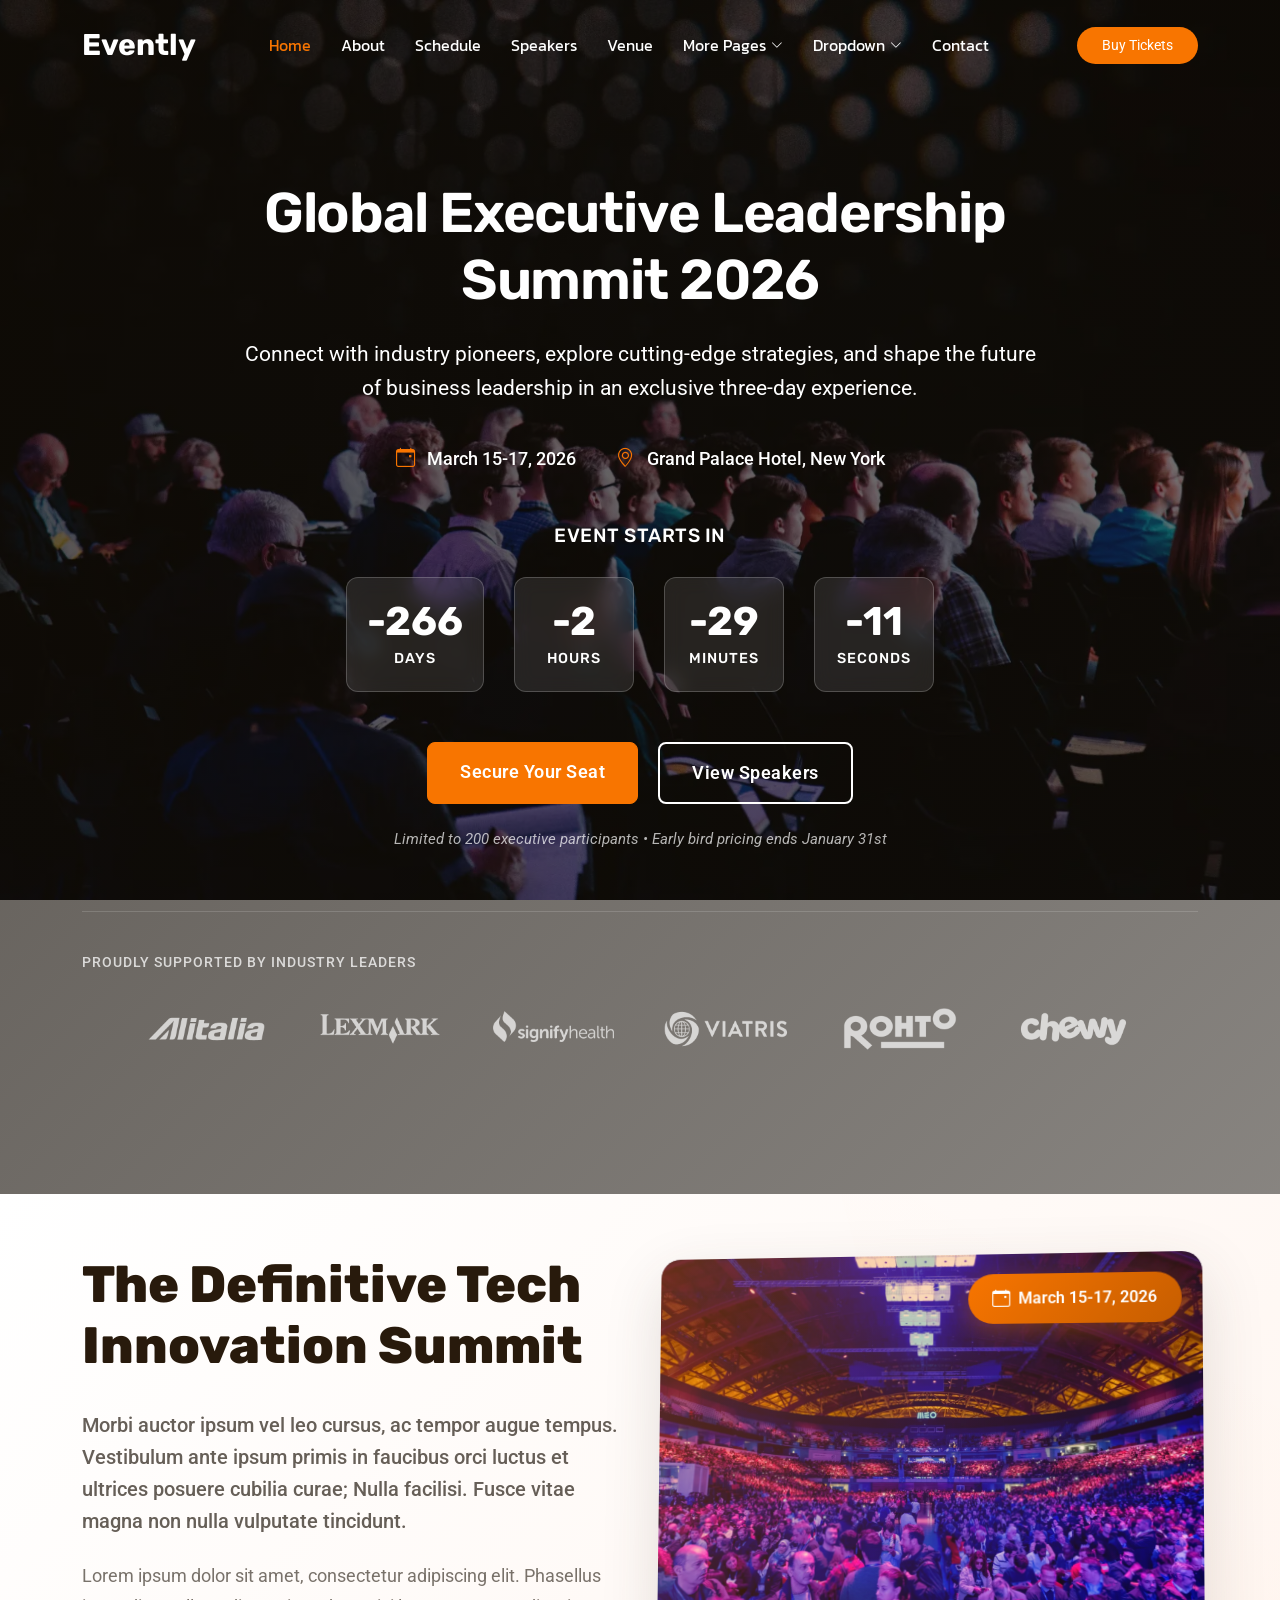
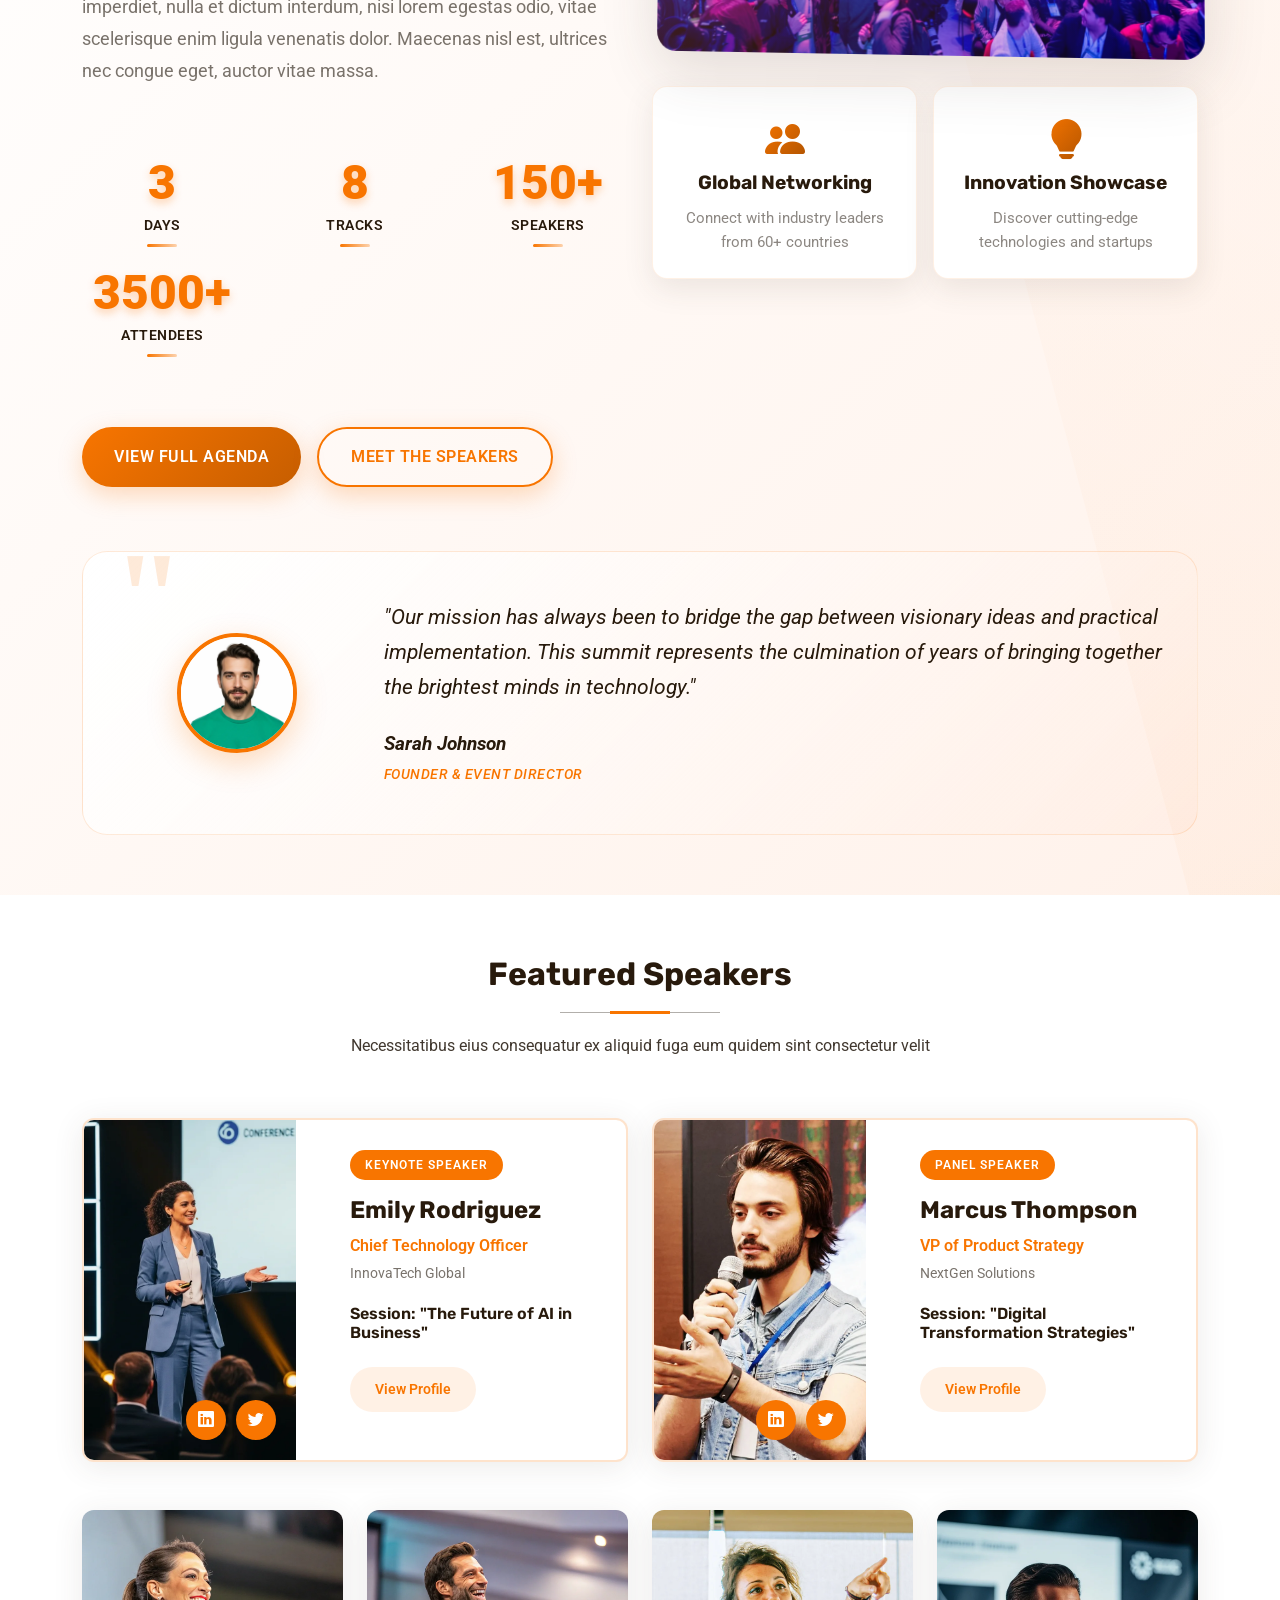
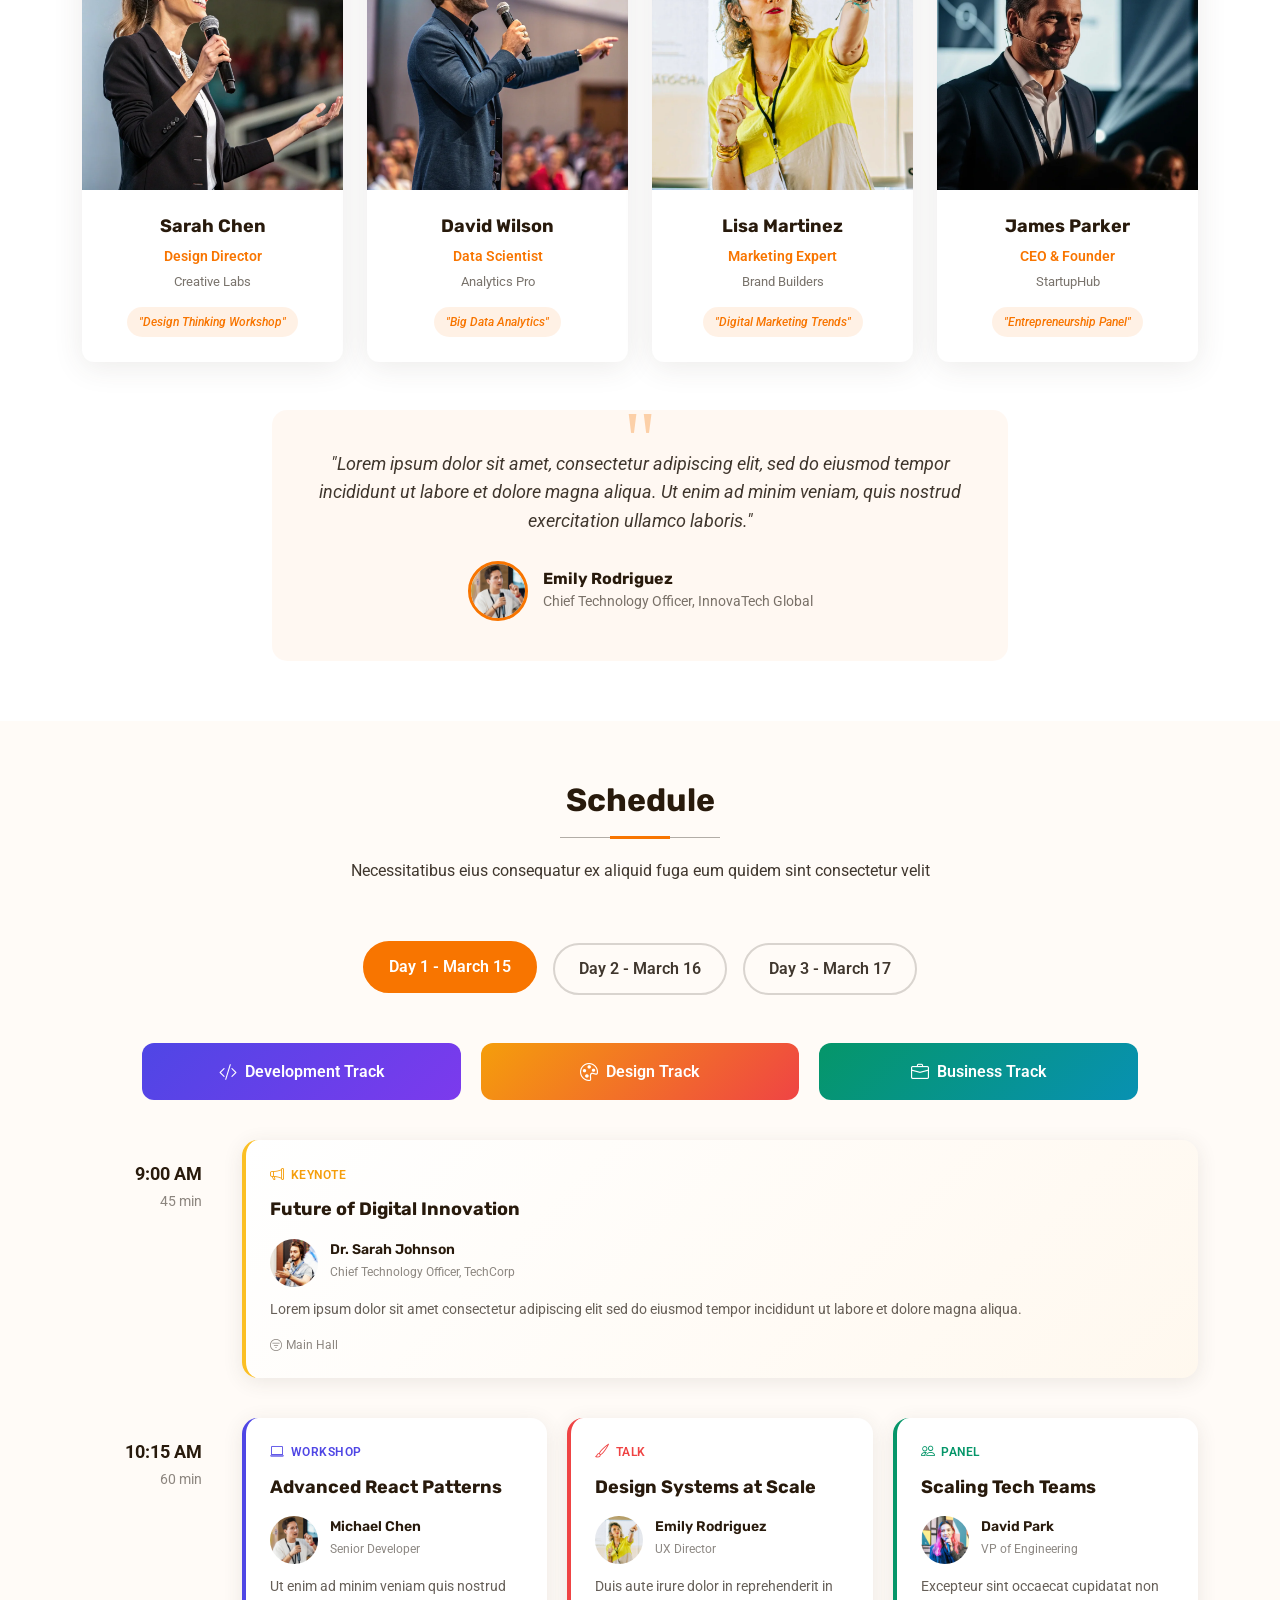
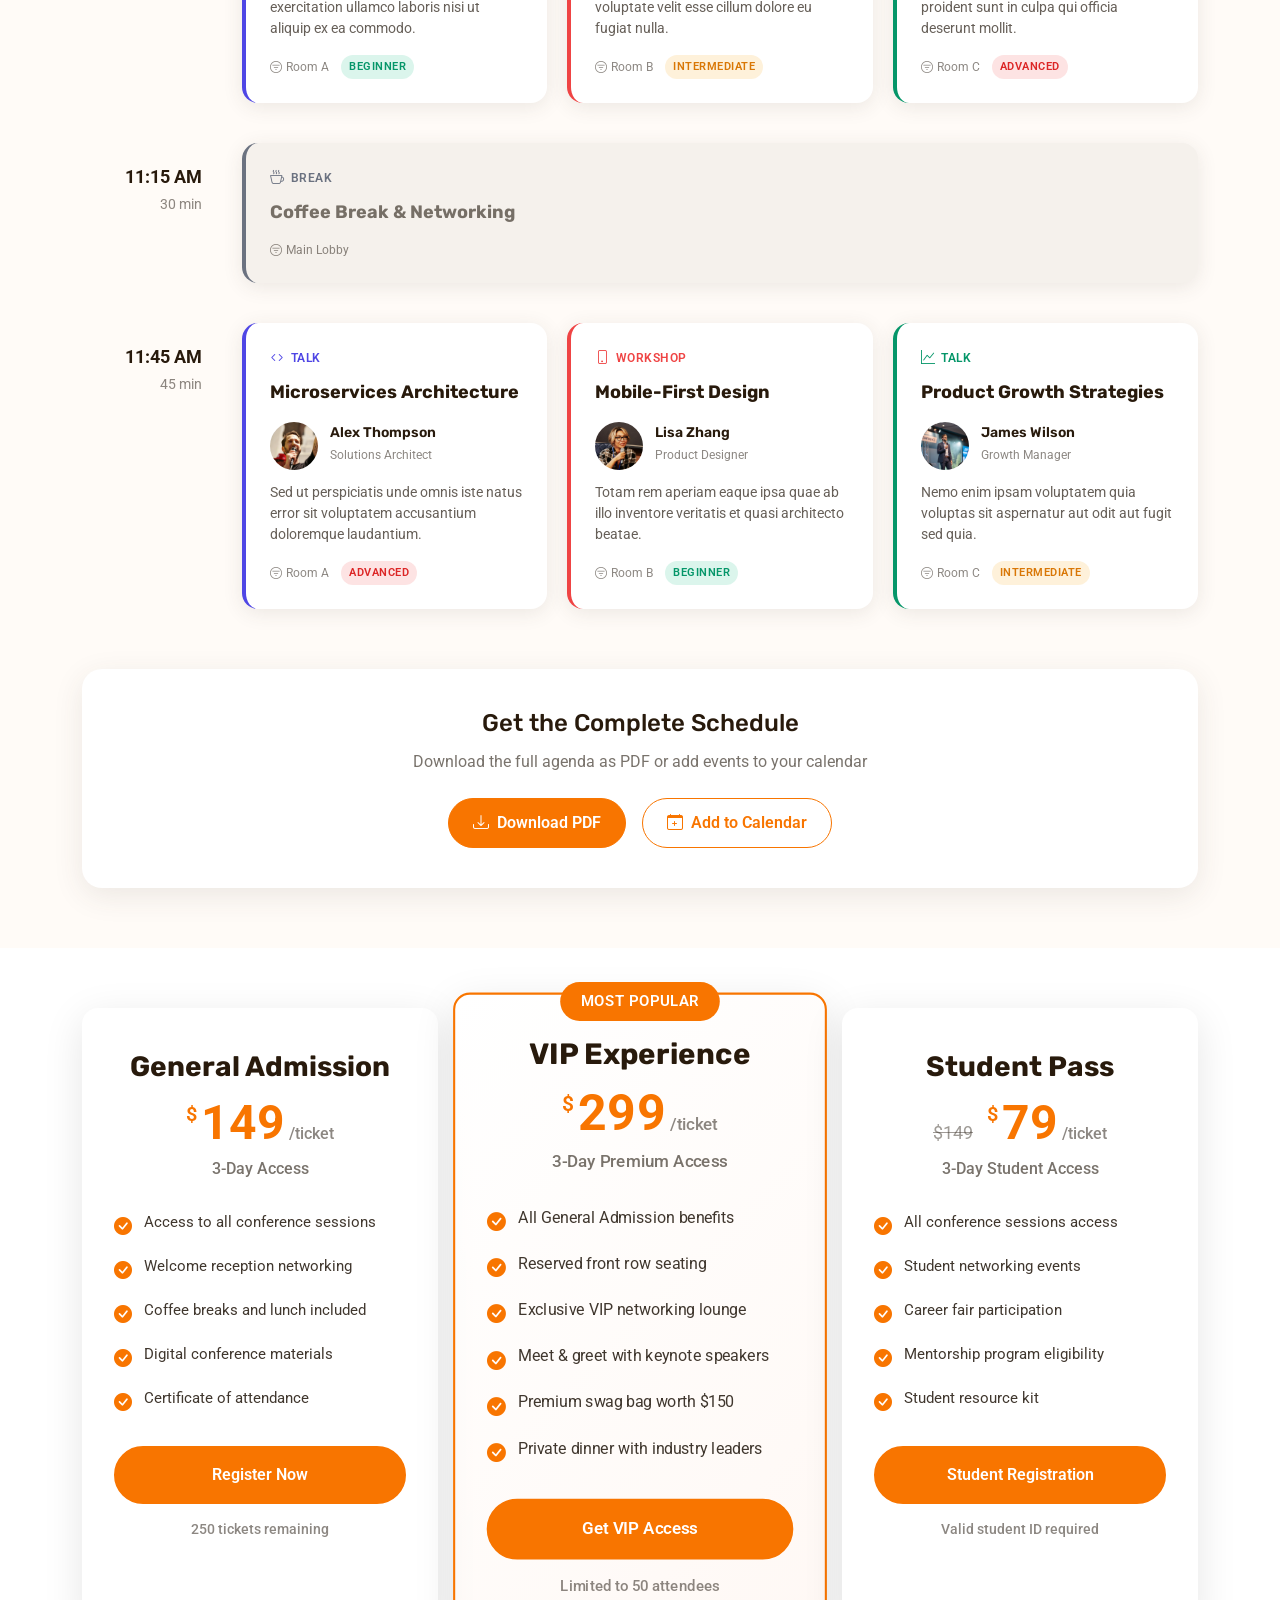
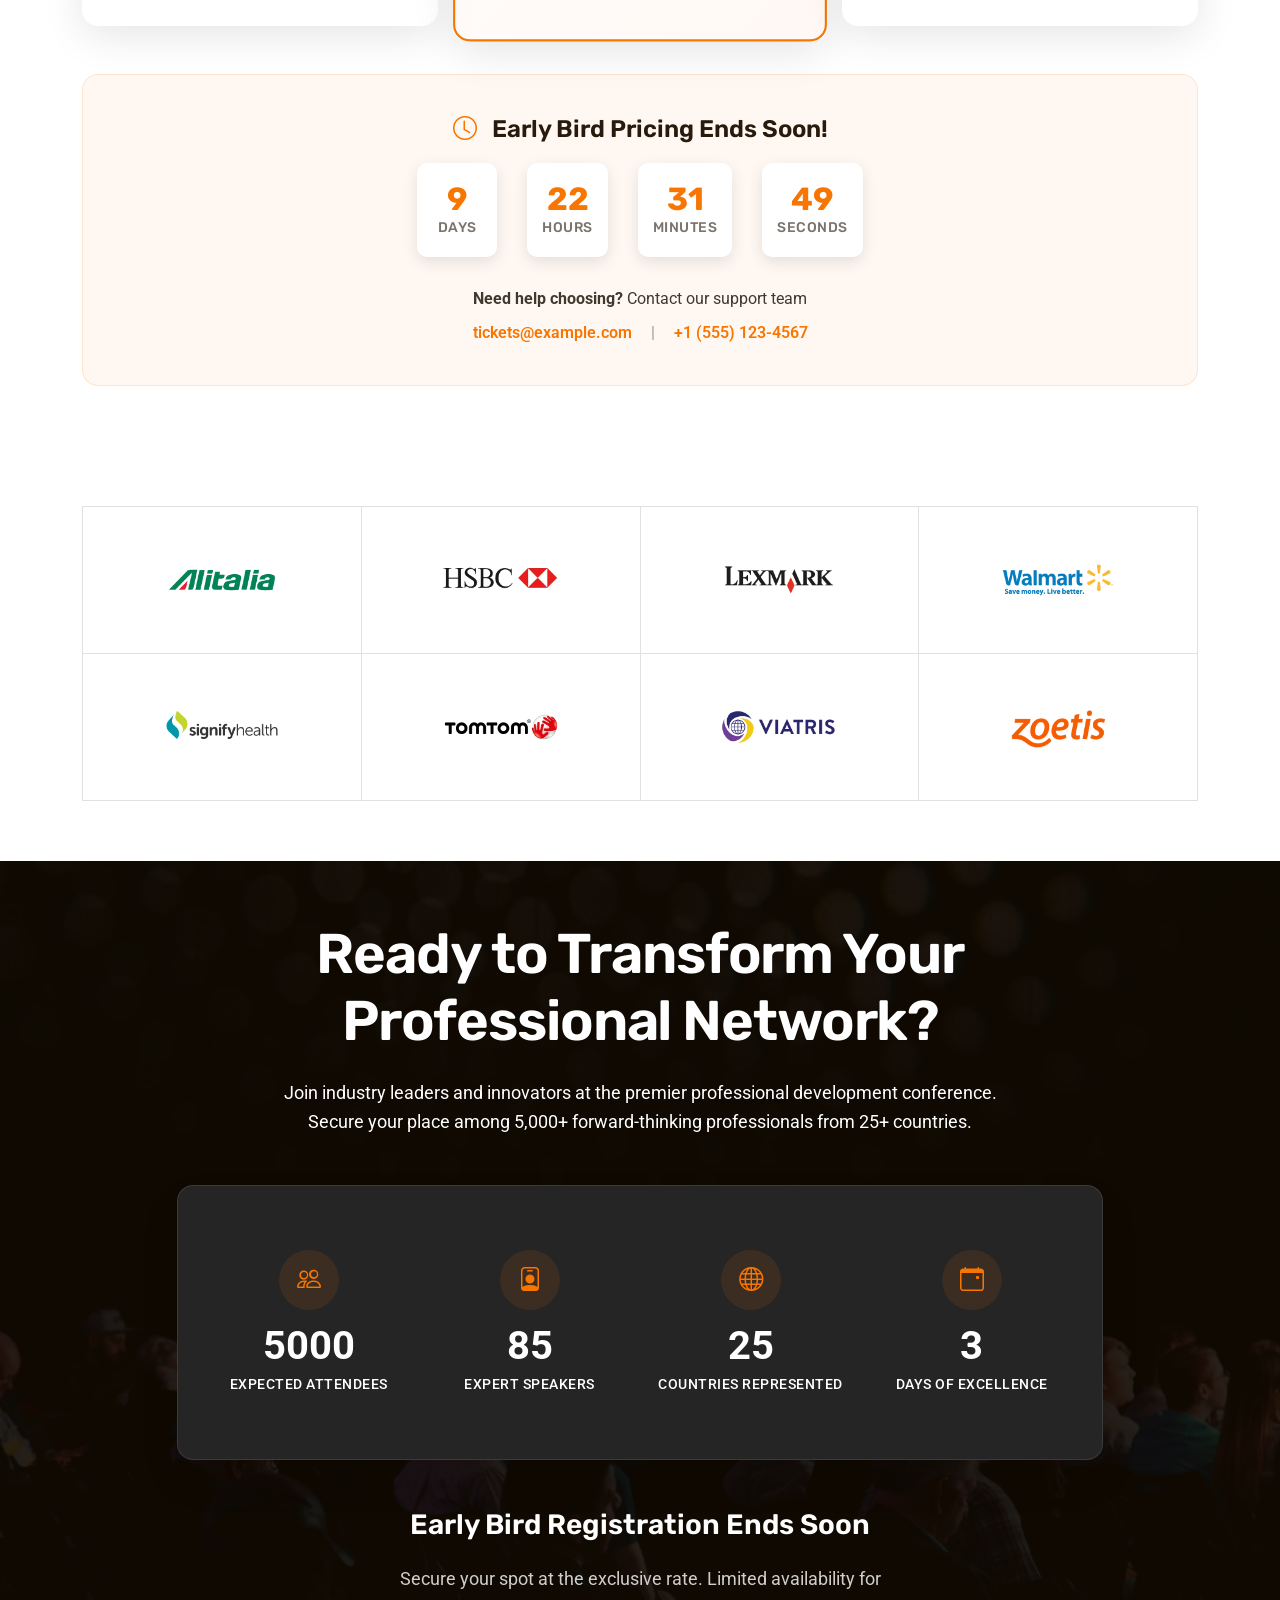
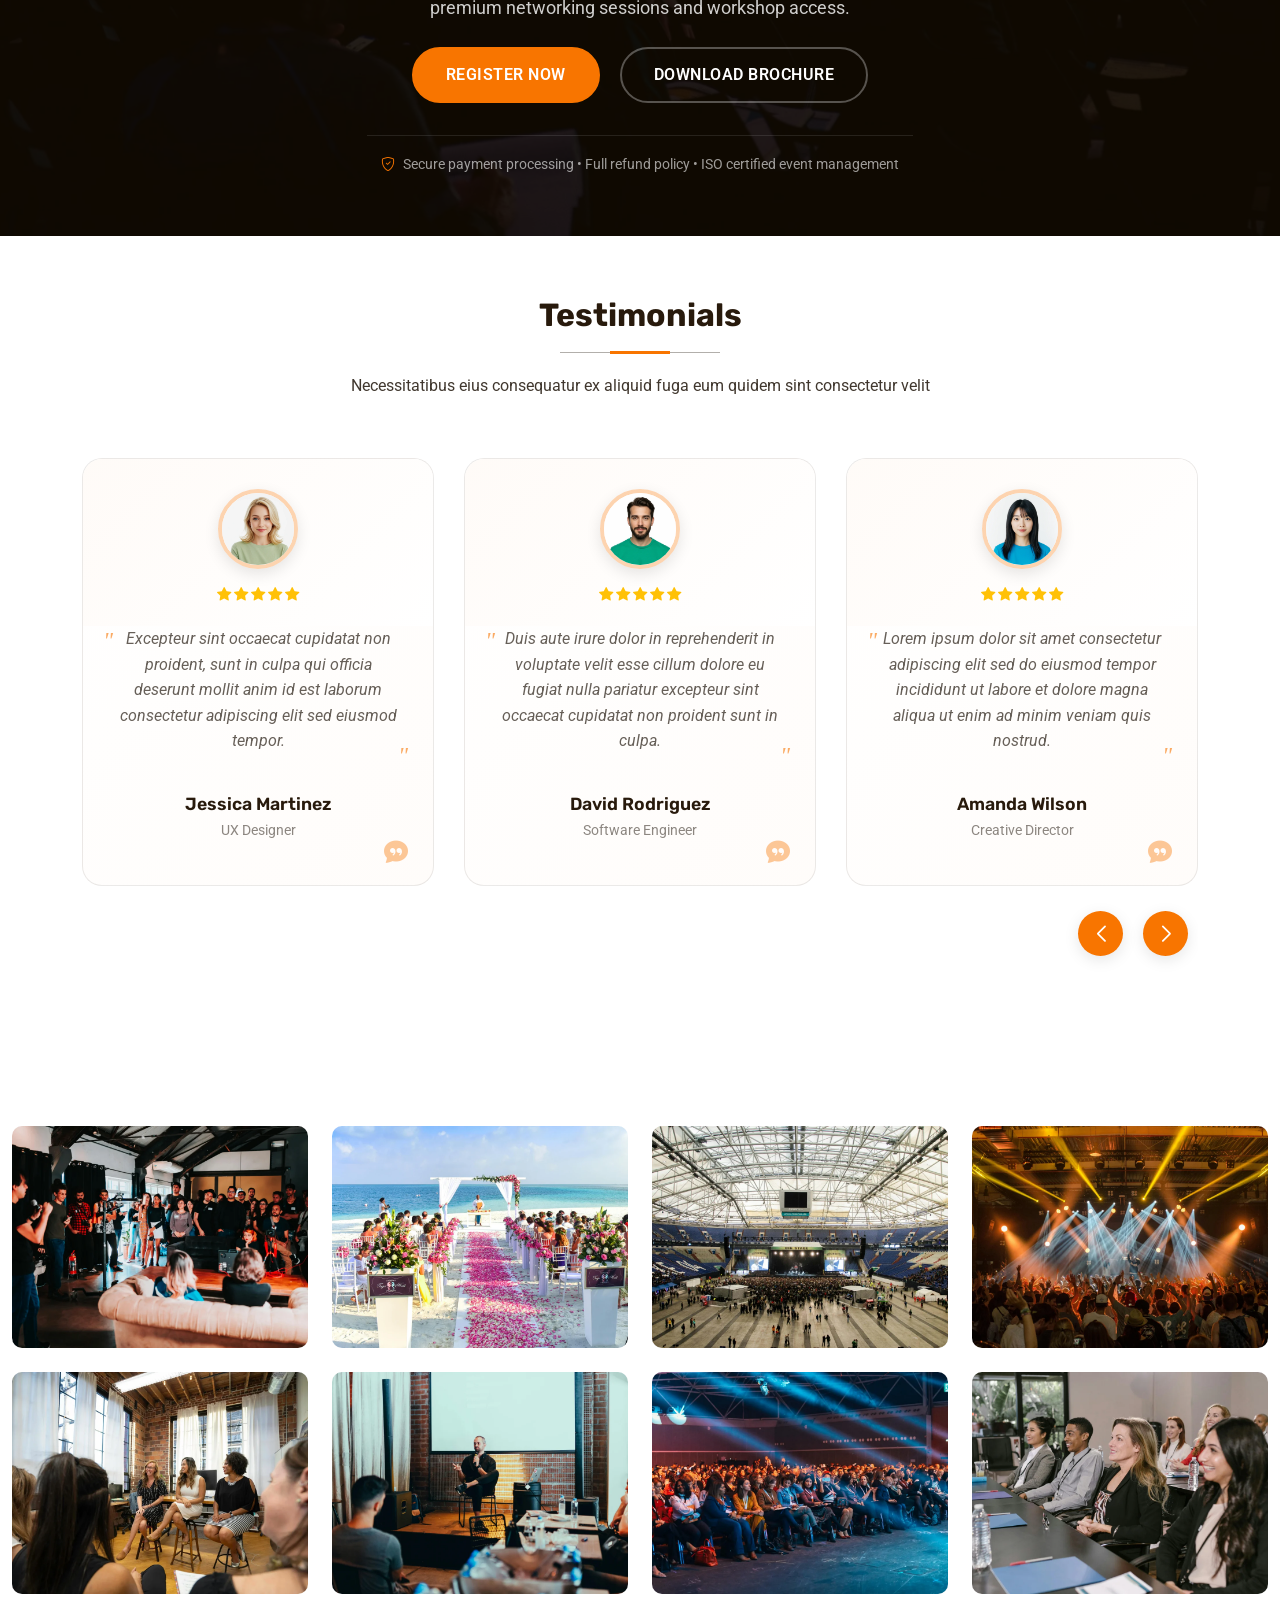
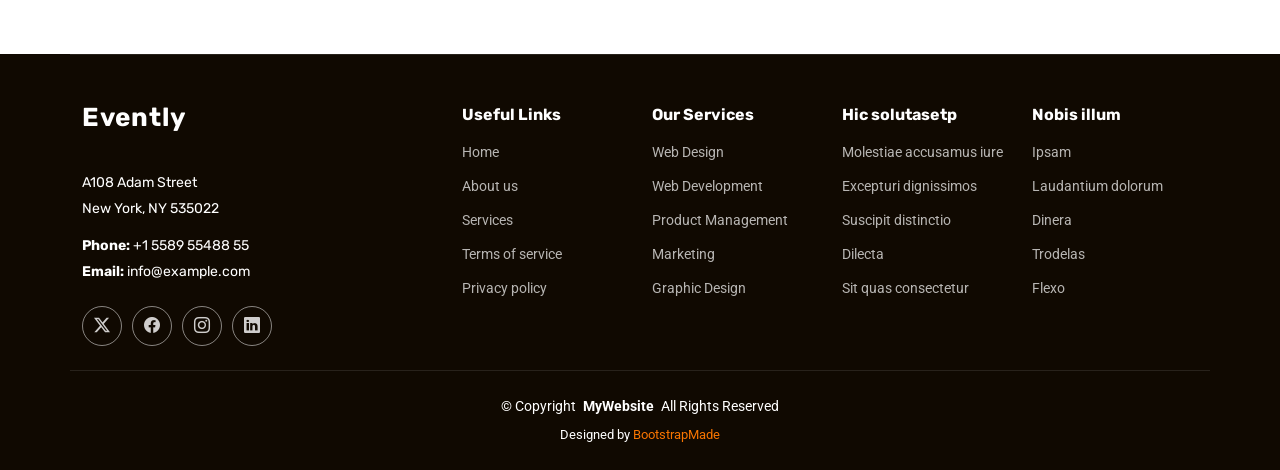
<file: Evently/index.html>
<!DOCTYPE html>
<html lang="en">

<head>
  <meta charset="utf-8">
  <meta content="width=device-width, initial-scale=1.0" name="viewport">
  <title>Index - Evently Bootstrap Template</title>
  <meta name="description" content="">
  <meta name="keywords" content="">

  <!-- Favicons -->
  <link href="assets/img/favicon.png" rel="icon">
  <link href="assets/img/apple-touch-icon.png" rel="apple-touch-icon">

  <!-- Fonts -->
  <link href="https://fonts.googleapis.com" rel="preconnect">
  <link href="https://fonts.gstatic.com" rel="preconnect" crossorigin>
  <link href="https://fonts.googleapis.com/css2?family=Roboto:ital,wght@0,100;0,300;0,400;0,500;0,700;0,900;1,100;1,300;1,400;1,500;1,700;1,900&family=Rubik:ital,wght@0,300;0,400;0,500;0,600;0,700;0,800;0,900;1,300;1,400;1,500;1,600;1,700;1,800;1,900&family=Kanit:ital,wght@0,100;0,200;0,300;0,400;0,500;0,600;0,700;0,800;0,900;1,100;1,200;1,300;1,400;1,500;1,600;1,700;1,800;1,900&display=swap" rel="stylesheet">

  <!-- Vendor CSS Files -->
  <link href="assets/vendor/bootstrap/css/bootstrap.min.css" rel="stylesheet">
  <link href="assets/vendor/bootstrap-icons/bootstrap-icons.css" rel="stylesheet">
  <link href="assets/vendor/swiper/swiper-bundle.min.css" rel="stylesheet">
  <link href="assets/vendor/glightbox/css/glightbox.min.css" rel="stylesheet">

  <!-- Main CSS File -->
  <link href="assets/css/main.css" rel="stylesheet">

  <!-- =======================================================
  * Template Name: Evently
  * Template URL: https://bootstrapmade.com/evently-bootstrap-events-template/
  * Updated: Jul 19 2025 with Bootstrap v5.3.7
  * Author: BootstrapMade.com
  * License: https://bootstrapmade.com/license/
  ======================================================== -->
</head>

<body class="index-page">

  <header id="header" class="header d-flex align-items-center fixed-top">
    <div class="container-fluid container-xl position-relative d-flex align-items-center justify-content-between">

      <a href="index.html" class="logo d-flex align-items-center">
        <!-- Uncomment the line below if you also wish to use an image logo -->
        <!-- <img src="assets/img/logo.webp" alt=""> -->
        <h1 class="sitename">Evently</h1>
      </a>

      <nav id="navmenu" class="navmenu">
        <ul>
          <li><a href="index.html" class="active">Home</a></li>
          <li><a href="about.html">About</a></li>
          <li><a href="schedule.html">Schedule</a></li>
          <li><a href="speakers.html">Speakers</a></li>
          <li><a href="venue.html">Venue</a></li>
          <li class="dropdown"><a href="#"><span>More Pages</span> <i class="bi bi-chevron-down toggle-dropdown"></i></a>
            <ul>
              <li><a href="speaker-details.html">Speaker Details</a></li>
              <li><a href="tickets.html">Tickets</a></li>
              <li><a href="buy-tickets.html">Buy Tickets</a></li>
              <li><a href="gallery.html">Gallery</a></li>
              <li><a href="terms.html">Terms</a></li>
              <li><a href="privacy.html">Privacy</a></li>
              <li><a href="404.html">404</a></li>
            </ul>
          </li>
          <li class="dropdown"><a href="#"><span>Dropdown</span> <i class="bi bi-chevron-down toggle-dropdown"></i></a>
            <ul>
              <li><a href="#">Dropdown 1</a></li>
              <li class="dropdown"><a href="#"><span>Deep Dropdown</span> <i class="bi bi-chevron-down toggle-dropdown"></i></a>
                <ul>
                  <li><a href="#">Deep Dropdown 1</a></li>
                  <li><a href="#">Deep Dropdown 2</a></li>
                  <li><a href="#">Deep Dropdown 3</a></li>
                  <li><a href="#">Deep Dropdown 4</a></li>
                  <li><a href="#">Deep Dropdown 5</a></li>
                </ul>
              </li>
              <li><a href="#">Dropdown 2</a></li>
              <li><a href="#">Dropdown 3</a></li>
              <li><a href="#">Dropdown 4</a></li>
            </ul>
          </li>
          <li><a href="contact.html">Contact</a></li>
        </ul>
        <i class="mobile-nav-toggle d-xl-none bi bi-list"></i>
      </nav>

      <a class="btn-getstarted" href="buy-tickets.html">Buy Tickets</a>

    </div>
  </header>

  <main class="main">

    <!-- Hero Section -->
    <section id="hero" class="hero section dark-background">

      <div class="background-overlay"></div>

      <div class="hero-content">

        <div class="container">

          <div class="row justify-content-center text-center">

            <div class="col-lg-10">

              <div class="hero-text">

                <h1 class="hero-title">Global Executive Leadership&nbsp;<br>Summit 2026</h1>

                <p class="hero-subtitle">Connect with industry pioneers, explore cutting-edge strategies, and shape the future of business leadership in an exclusive three-day experience.</p>

                <div class="event-details">
                  <div class="detail-item">
                    <i class="bi bi-calendar-event"></i>
                    <span>March 15-17, 2026</span>
                  </div>
                  <div class="detail-item">
                    <i class="bi bi-geo-alt"></i>
                    <span>Grand Palace Hotel, New York</span>
                  </div>
                </div>

              </div>

              <div class="countdown-section">

                <h3 class="countdown-label">Event Starts In</h3>

                <div class="countdown d-flex justify-content-center" data-count="2026/03/15">
                  <div>
                    <h3 class="count-days">239</h3>
                    <h4>Days</h4>
                  </div>
                  <div>
                    <h3 class="count-hours">8</h3>
                    <h4>Hours</h4>
                  </div>
                  <div>
                    <h3 class="count-minutes">53</h3>
                    <h4>Minutes</h4>
                  </div>
                  <div>
                    <h3 class="count-seconds">23</h3>
                    <h4>Seconds</h4>
                  </div>
                </div>

              </div>

              <div class="cta-section">

                <div class="cta-buttons">
                  <a href="tickets.html" class="btn btn-primary btn-cta">Secure Your Seat</a>
                  <a href="speakers.html" class="btn btn-secondary btn-cta">View Speakers</a>
                </div>

                <p class="cta-note">Limited to 200 executive participants • Early bird pricing ends January 31st</p>

              </div>

            </div><!-- End col-lg-10 -->

          </div><!-- End row -->

          <div class="sponsors-section">

            <p class="sponsors-label">Proudly supported by industry leaders</p>

            <div class="sponsors-logos">
              <img src="assets/img/clients/clients-1.webp" alt="Partner Logo" class="sponsor-logo">
              <img src="assets/img/clients/clients-3.webp" alt="Partner Logo" class="sponsor-logo">
              <img src="assets/img/clients/clients-5.webp" alt="Partner Logo" class="sponsor-logo">
              <img src="assets/img/clients/clients-7.webp" alt="Partner Logo" class="sponsor-logo">
              <img src="assets/img/clients/clients-9.webp" alt="Partner Logo" class="sponsor-logo">
              <img src="assets/img/clients/clients-11.webp" alt="Partner Logo" class="sponsor-logo">
            </div>

          </div><!-- End sponsors-section -->

        </div><!-- End container -->

      </div>

    </section><!-- /Hero Section -->

    <!-- Intro Section -->
    <section id="intro" class="intro section">

      <div class="container">

        <div class="row g-4">

          <div class="col-lg-6">
            <div class="content">
              <h2>The Definitive Tech Innovation Summit</h2>
              <p class="lead">Morbi auctor ipsum vel leo cursus, ac tempor augue tempus. Vestibulum ante ipsum primis in faucibus orci luctus et ultrices posuere cubilia curae; Nulla facilisi. Fusce vitae magna non nulla vulputate tincidunt.</p>
              <p>Lorem ipsum dolor sit amet, consectetur adipiscing elit. Phasellus imperdiet, nulla et dictum interdum, nisi lorem egestas odio, vitae scelerisque enim ligula venenatis dolor. Maecenas nisl est, ultrices nec congue eget, auctor vitae massa.</p>

              <div class="stats-grid">
                <div class="stat-item">
                  <div class="stat-number">3</div>
                  <div class="stat-label">Days</div>
                </div>
                <div class="stat-item">
                  <div class="stat-number">8</div>
                  <div class="stat-label">Tracks</div>
                </div>
                <div class="stat-item">
                  <div class="stat-number">150+</div>
                  <div class="stat-label">Speakers</div>
                </div>
                <div class="stat-item">
                  <div class="stat-number">3500+</div>
                  <div class="stat-label">Attendees</div>
                </div>
              </div>

              <div class="cta-section">
                <a href="#" class="btn btn-primary">View Full Agenda</a>
                <a href="#" class="btn btn-outline">Meet the Speakers</a>
              </div>
            </div>
          </div>

          <div class="col-lg-6">
            <div class="visual-section">
              <div class="image-wrapper">
                <img src="assets/img/events/showcase-5.webp" alt="Tech Summit" class="img-fluid">
                <div class="gradient-overlay"></div>
                <div class="floating-badge">
                  <i class="bi bi-calendar-event"></i>
                  <span>March 15-17, 2026</span>
                </div>
              </div>

              <div class="highlight-cards">
                <div class="highlight-card">
                  <i class="bi bi-people-fill"></i>
                  <h4>Global Networking</h4>
                  <p>Connect with industry leaders from 60+ countries</p>
                </div>
                <div class="highlight-card">
                  <i class="bi bi-lightbulb-fill"></i>
                  <h4>Innovation Showcase</h4>
                  <p>Discover cutting-edge technologies and startups</p>
                </div>
              </div>
            </div>
          </div>

        </div>

        <div class="founder-quote">
          <div class="row align-items-center">
            <div class="col-lg-3 text-center">
              <img src="assets/img/person/person-m-8.webp" alt="Sarah Johnson" class="founder-img">
            </div>
            <div class="col-lg-9">
              <blockquote>
                <p>"Our mission has always been to bridge the gap between visionary ideas and practical implementation. This summit represents the culmination of years of bringing together the brightest minds in technology."</p>
                <cite>
                  <strong>Sarah Johnson</strong>
                  <span>Founder &amp; Event Director</span>
                </cite>
              </blockquote>
            </div>
          </div>
        </div>

      </div>

    </section><!-- /Intro Section -->

    <!-- Featured Speakers Section -->
    <section id="featured-speakers" class="featured-speakers section">

      <!-- Section Title -->
      <div class="container section-title">
        <h2>Featured Speakers</h2>
        <p>Necessitatibus eius consequatur ex aliquid fuga eum quidem sint consectetur velit</p>
      </div><!-- End Section Title -->

      <div class="container">

        <div class="row gy-4">

          <!-- Featured Speaker 1 -->
          <div class="col-lg-6">
            <div class="speaker-card featured">
              <div class="row">
                <div class="col-md-5">
                  <div class="speaker-image">
                    <img src="assets/img/events/speaker-8.webp" alt="Emily Rodriguez" class="img-fluid">
                    <div class="speaker-social">
                      <a href="#" aria-label="LinkedIn"><i class="bi bi-linkedin"></i></a>
                      <a href="#" aria-label="Twitter"><i class="bi bi-twitter"></i></a>
                    </div>
                  </div>
                </div>
                <div class="col-md-7">
                  <div class="speaker-content">
                    <span class="speaker-category">Keynote Speaker</span>
                    <h3 class="speaker-name">Emily Rodriguez</h3>
                    <p class="speaker-title">Chief Technology Officer</p>
                    <p class="speaker-company">InnovaTech Global</p>
                    <div class="speaker-session">
                      <h4>Session: "The Future of AI in Business"</h4>
                    </div>
                    <a href="#" class="btn-speaker">View Profile</a>
                  </div>
                </div>
              </div>
            </div>
          </div><!-- End Featured Speaker 1 -->

          <!-- Featured Speaker 2 -->
          <div class="col-lg-6">
            <div class="speaker-card featured">
              <div class="row">
                <div class="col-md-5">
                  <div class="speaker-image">
                    <img src="assets/img/events/speaker-1.webp" alt="Marcus Thompson" class="img-fluid">
                    <div class="speaker-social">
                      <a href="#" aria-label="LinkedIn"><i class="bi bi-linkedin"></i></a>
                      <a href="#" aria-label="Twitter"><i class="bi bi-twitter"></i></a>
                    </div>
                  </div>
                </div>
                <div class="col-md-7">
                  <div class="speaker-content">
                    <span class="speaker-category">Panel Speaker</span>
                    <h3 class="speaker-name">Marcus Thompson</h3>
                    <p class="speaker-title">VP of Product Strategy</p>
                    <p class="speaker-company">NextGen Solutions</p>
                    <div class="speaker-session">
                      <h4>Session: "Digital Transformation Strategies"</h4>
                    </div>
                    <a href="#" class="btn-speaker">View Profile</a>
                  </div>
                </div>
              </div>
            </div>
          </div><!-- End Featured Speaker 2 -->

        </div>

        <!-- Additional Speakers Grid -->
        <div class="row gy-4 mt-4">

          <div class="col-lg-3 col-md-6">
            <div class="speaker-card compact">
              <div class="speaker-image">
                <img src="assets/img/events/speaker-11.webp" alt="Sarah Chen" class="img-fluid">
                <div class="speaker-overlay">
                  <div class="speaker-social">
                    <a href="#" aria-label="LinkedIn"><i class="bi bi-linkedin"></i></a>
                    <a href="#" aria-label="Twitter"><i class="bi bi-twitter"></i></a>
                  </div>
                </div>
              </div>
              <div class="speaker-content">
                <h4 class="speaker-name">Sarah Chen</h4>
                <p class="speaker-title">Design Director</p>
                <p class="speaker-company">Creative Labs</p>
                <span class="speaker-topic">"Design Thinking Workshop"</span>
              </div>
            </div>
          </div><!-- End Speaker -->

          <div class="col-lg-3 col-md-6">
            <div class="speaker-card compact">
              <div class="speaker-image">
                <img src="assets/img/events/speaker-12.webp" alt="David Wilson" class="img-fluid">
                <div class="speaker-overlay">
                  <div class="speaker-social">
                    <a href="#" aria-label="LinkedIn"><i class="bi bi-linkedin"></i></a>
                    <a href="#" aria-label="Twitter"><i class="bi bi-twitter"></i></a>
                  </div>
                </div>
              </div>
              <div class="speaker-content">
                <h4 class="speaker-name">David Wilson</h4>
                <p class="speaker-title">Data Scientist</p>
                <p class="speaker-company">Analytics Pro</p>
                <span class="speaker-topic">"Big Data Analytics"</span>
              </div>
            </div>
          </div><!-- End Speaker -->

          <div class="col-lg-3 col-md-6">
            <div class="speaker-card compact">
              <div class="speaker-image">
                <img src="assets/img/events/speaker-3.webp" alt="Lisa Martinez" class="img-fluid">
                <div class="speaker-overlay">
                  <div class="speaker-social">
                    <a href="#" aria-label="LinkedIn"><i class="bi bi-linkedin"></i></a>
                    <a href="#" aria-label="Twitter"><i class="bi bi-twitter"></i></a>
                  </div>
                </div>
              </div>
              <div class="speaker-content">
                <h4 class="speaker-name">Lisa Martinez</h4>
                <p class="speaker-title">Marketing Expert</p>
                <p class="speaker-company">Brand Builders</p>
                <span class="speaker-topic">"Digital Marketing Trends"</span>
              </div>
            </div>
          </div><!-- End Speaker -->

          <div class="col-lg-3 col-md-6">
            <div class="speaker-card compact">
              <div class="speaker-image">
                <img src="assets/img/events/speaker-9.webp" alt="James Parker" class="img-fluid">
                <div class="speaker-overlay">
                  <div class="speaker-social">
                    <a href="#" aria-label="LinkedIn"><i class="bi bi-linkedin"></i></a>
                    <a href="#" aria-label="Twitter"><i class="bi bi-twitter"></i></a>
                  </div>
                </div>
              </div>
              <div class="speaker-content">
                <h4 class="speaker-name">James Parker</h4>
                <p class="speaker-title">CEO &amp; Founder</p>
                <p class="speaker-company">StartupHub</p>
                <span class="speaker-topic">"Entrepreneurship Panel"</span>
              </div>
            </div>
          </div><!-- End Speaker -->

        </div>

        <!-- Quote Section -->
        <div class="row mt-5">
          <div class="col-lg-8 mx-auto">
            <div class="speaker-quote">
              <blockquote>
                <p>"Lorem ipsum dolor sit amet, consectetur adipiscing elit, sed do eiusmod tempor incididunt ut labore et dolore magna aliqua. Ut enim ad minim veniam, quis nostrud exercitation ullamco laboris."</p>
              </blockquote>
              <div class="quote-author">
                <img src="assets/img/events/speaker-2.webp" alt="Emily Rodriguez" class="img-fluid">
                <div class="author-info">
                  <h5>Emily Rodriguez</h5>
                  <span>Chief Technology Officer, InnovaTech Global</span>
                </div>
              </div>
            </div>
          </div>
        </div>

      </div>

    </section><!-- /Featured Speakers Section -->

    <!-- Schedule Section -->
    <section id="schedule" class="schedule section light-background">

      <!-- Section Title -->
      <div class="container section-title">
        <h2>Schedule</h2>
        <p>Necessitatibus eius consequatur ex aliquid fuga eum quidem sint consectetur velit</p>
      </div><!-- End Section Title -->

      <div class="container">

        <!-- Day Selector -->
        <div class="schedule-tabs">
          <ul class="nav nav-pills justify-content-center mb-5">
            <li class="nav-item">
              <button class="nav-link active" data-bs-toggle="pill" data-bs-target="#schedule-day1">Day 1 - March 15</button>
            </li>
            <li class="nav-item">
              <button class="nav-link" data-bs-toggle="pill" data-bs-target="#schedule-day2">Day 2 - March 16</button>
            </li>
            <li class="nav-item">
              <button class="nav-link" data-bs-toggle="pill" data-bs-target="#schedule-day3">Day 3 - March 17</button>
            </li>
          </ul>
        </div>

        <!-- Schedule Content -->
        <div class="tab-content schedule-content">

          <!-- Day 1 Schedule -->
          <div class="tab-pane fade show active" id="schedule-day1">

            <!-- Track Headers -->
            <div class="track-headers">
              <div class="track-header development">
                <i class="bi bi-code-slash"></i>
                <span>Development Track</span>
              </div>
              <div class="track-header design">
                <i class="bi bi-palette"></i>
                <span>Design Track</span>
              </div>
              <div class="track-header business">
                <i class="bi bi-briefcase"></i>
                <span>Business Track</span>
              </div>
            </div>

            <div class="schedule-timeline">

              <!-- Time Slot 1 -->
              <div class="time-slot">
                <div class="time-label">
                  <span class="time">9:00 AM</span>
                  <span class="duration">45 min</span>
                </div>
                <div class="sessions-row">
                  <div class="session-card keynote" colspan="3">
                    <div class="session-type">
                      <i class="bi bi-megaphone"></i>
                      <span>Keynote</span>
                    </div>
                    <h4>Future of Digital Innovation</h4>
                    <div class="speaker">
                      <img src="assets/img/events/speaker-1.webp" alt="Speaker" class="speaker-image">
                      <div class="speaker-details">
                        <h5>Dr. Sarah Johnson</h5>
                        <span>Chief Technology Officer, TechCorp</span>
                      </div>
                    </div>
                    <p>Lorem ipsum dolor sit amet consectetur adipiscing elit sed do eiusmod tempor incididunt ut labore et dolore magna aliqua.</p>
                    <div class="session-meta">
                      <span class="venue">Main Hall</span>
                    </div>
                  </div>
                </div>
              </div>

              <!-- Time Slot 2 -->
              <div class="time-slot">
                <div class="time-label">
                  <span class="time">10:15 AM</span>
                  <span class="duration">60 min</span>
                </div>
                <div class="sessions-row">
                  <div class="session-card development">
                    <div class="session-type">
                      <i class="bi bi-laptop"></i>
                      <span>Workshop</span>
                    </div>
                    <h4>Advanced React Patterns</h4>
                    <div class="speaker">
                      <img src="assets/img/events/speaker-2.webp" alt="Speaker" class="speaker-image">
                      <div class="speaker-details">
                        <h5>Michael Chen</h5>
                        <span>Senior Developer</span>
                      </div>
                    </div>
                    <p>Ut enim ad minim veniam quis nostrud exercitation ullamco laboris nisi ut aliquip ex ea commodo.</p>
                    <div class="session-meta">
                      <span class="venue">Room A</span>
                      <span class="level beginner">Beginner</span>
                    </div>
                  </div>
                  <div class="session-card design">
                    <div class="session-type">
                      <i class="bi bi-brush"></i>
                      <span>Talk</span>
                    </div>
                    <h4>Design Systems at Scale</h4>
                    <div class="speaker">
                      <img src="assets/img/events/speaker-3.webp" alt="Speaker" class="speaker-image">
                      <div class="speaker-details">
                        <h5>Emily Rodriguez</h5>
                        <span>UX Director</span>
                      </div>
                    </div>
                    <p>Duis aute irure dolor in reprehenderit in voluptate velit esse cillum dolore eu fugiat nulla.</p>
                    <div class="session-meta">
                      <span class="venue">Room B</span>
                      <span class="level intermediate">Intermediate</span>
                    </div>
                  </div>
                  <div class="session-card business">
                    <div class="session-type">
                      <i class="bi bi-people"></i>
                      <span>Panel</span>
                    </div>
                    <h4>Scaling Tech Teams</h4>
                    <div class="speaker">
                      <img src="assets/img/events/speaker-4.webp" alt="Speaker" class="speaker-image">
                      <div class="speaker-details">
                        <h5>David Park</h5>
                        <span>VP of Engineering</span>
                      </div>
                    </div>
                    <p>Excepteur sint occaecat cupidatat non proident sunt in culpa qui officia deserunt mollit.</p>
                    <div class="session-meta">
                      <span class="venue">Room C</span>
                      <span class="level advanced">Advanced</span>
                    </div>
                  </div>
                </div>
              </div>

              <!-- Break -->
              <div class="time-slot break-slot">
                <div class="time-label">
                  <span class="time">11:15 AM</span>
                  <span class="duration">30 min</span>
                </div>
                <div class="sessions-row">
                  <div class="session-card break">
                    <div class="session-type">
                      <i class="bi bi-cup-hot"></i>
                      <span>Break</span>
                    </div>
                    <h4>Coffee Break &amp; Networking</h4>
                    <div class="session-meta">
                      <span class="venue">Main Lobby</span>
                    </div>
                  </div>
                </div>
              </div>

              <!-- Time Slot 3 -->
              <div class="time-slot">
                <div class="time-label">
                  <span class="time">11:45 AM</span>
                  <span class="duration">45 min</span>
                </div>
                <div class="sessions-row">
                  <div class="session-card development">
                    <div class="session-type">
                      <i class="bi bi-code"></i>
                      <span>Talk</span>
                    </div>
                    <h4>Microservices Architecture</h4>
                    <div class="speaker">
                      <img src="assets/img/events/speaker-5.webp" alt="Speaker" class="speaker-image">
                      <div class="speaker-details">
                        <h5>Alex Thompson</h5>
                        <span>Solutions Architect</span>
                      </div>
                    </div>
                    <p>Sed ut perspiciatis unde omnis iste natus error sit voluptatem accusantium doloremque laudantium.</p>
                    <div class="session-meta">
                      <span class="venue">Room A</span>
                      <span class="level advanced">Advanced</span>
                    </div>
                  </div>
                  <div class="session-card design">
                    <div class="session-type">
                      <i class="bi bi-phone"></i>
                      <span>Workshop</span>
                    </div>
                    <h4>Mobile-First Design</h4>
                    <div class="speaker">
                      <img src="assets/img/events/speaker-6.webp" alt="Speaker" class="speaker-image">
                      <div class="speaker-details">
                        <h5>Lisa Zhang</h5>
                        <span>Product Designer</span>
                      </div>
                    </div>
                    <p>Totam rem aperiam eaque ipsa quae ab illo inventore veritatis et quasi architecto beatae.</p>
                    <div class="session-meta">
                      <span class="venue">Room B</span>
                      <span class="level beginner">Beginner</span>
                    </div>
                  </div>
                  <div class="session-card business">
                    <div class="session-type">
                      <i class="bi bi-graph-up"></i>
                      <span>Talk</span>
                    </div>
                    <h4>Product Growth Strategies</h4>
                    <div class="speaker">
                      <img src="assets/img/events/speaker-7.webp" alt="Speaker" class="speaker-image">
                      <div class="speaker-details">
                        <h5>James Wilson</h5>
                        <span>Growth Manager</span>
                      </div>
                    </div>
                    <p>Nemo enim ipsam voluptatem quia voluptas sit aspernatur aut odit aut fugit sed quia.</p>
                    <div class="session-meta">
                      <span class="venue">Room C</span>
                      <span class="level intermediate">Intermediate</span>
                    </div>
                  </div>
                </div>
              </div>

            </div>
          </div><!-- End Day 1 -->

          <!-- Day 2 Schedule -->
          <div class="tab-pane fade" id="schedule-day2">

            <div class="track-headers">
              <div class="track-header development">
                <i class="bi bi-code-slash"></i>
                <span>Development Track</span>
              </div>
              <div class="track-header design">
                <i class="bi bi-palette"></i>
                <span>Design Track</span>
              </div>
              <div class="track-header business">
                <i class="bi bi-briefcase"></i>
                <span>Business Track</span>
              </div>
            </div>

            <div class="schedule-timeline">

              <div class="time-slot">
                <div class="time-label">
                  <span class="time">9:30 AM</span>
                  <span class="duration">45 min</span>
                </div>
                <div class="sessions-row">
                  <div class="session-card keynote">
                    <div class="session-type">
                      <i class="bi bi-megaphone"></i>
                      <span>Keynote</span>
                    </div>
                    <h4>AI Revolution in Development</h4>
                    <div class="speaker">
                      <img src="assets/img/events/speaker-8.webp" alt="Speaker" class="speaker-image">
                      <div class="speaker-details">
                        <h5>Dr. Maria Santos</h5>
                        <span>AI Research Director</span>
                      </div>
                    </div>
                    <p>Quis nostrud exercitation ullamco laboris nisi ut aliquip ex ea commodo consequat duis aute.</p>
                    <div class="session-meta">
                      <span class="venue">Main Hall</span>
                    </div>
                  </div>
                </div>
              </div>

              <div class="time-slot">
                <div class="time-label">
                  <span class="time">10:45 AM</span>
                  <span class="duration">60 min</span>
                </div>
                <div class="sessions-row">
                  <div class="session-card development">
                    <div class="session-type">
                      <i class="bi bi-gear"></i>
                      <span>Workshop</span>
                    </div>
                    <h4>DevOps Best Practices</h4>
                    <div class="speaker">
                      <img src="assets/img/events/speaker-9.webp" alt="Speaker" class="speaker-image">
                      <div class="speaker-details">
                        <h5>Robert Kim</h5>
                        <span>DevOps Engineer</span>
                      </div>
                    </div>
                    <p>Irure dolor in reprehenderit in voluptate velit esse cillum dolore eu fugiat nulla pariatur.</p>
                    <div class="session-meta">
                      <span class="venue">Room A</span>
                      <span class="level intermediate">Intermediate</span>
                    </div>
                  </div>
                  <div class="session-card design">
                    <div class="session-type">
                      <i class="bi bi-eye"></i>
                      <span>Talk</span>
                    </div>
                    <h4>Accessibility in Design</h4>
                    <div class="speaker">
                      <img src="assets/img/events/speaker-10.webp" alt="Speaker" class="speaker-image">
                      <div class="speaker-details">
                        <h5>Anna Martinez</h5>
                        <span>Accessibility Expert</span>
                      </div>
                    </div>
                    <p>Excepteur sint occaecat cupidatat non proident sunt in culpa qui officia deserunt mollit anim.</p>
                    <div class="session-meta">
                      <span class="venue">Room B</span>
                      <span class="level beginner">Beginner</span>
                    </div>
                  </div>
                  <div class="session-card business">
                    <div class="session-type">
                      <i class="bi bi-currency-dollar"></i>
                      <span>Panel</span>
                    </div>
                    <h4>Funding Strategies for Startups</h4>
                    <div class="speaker">
                      <img src="assets/img/events/speaker-11.webp" alt="Speaker" class="speaker-image">
                      <div class="speaker-details">
                        <h5>Thomas Brown</h5>
                        <span>Investment Partner</span>
                      </div>
                    </div>
                    <p>Ut labore et dolore magna aliqua ut enim ad minim veniam quis nostrud exercitation.</p>
                    <div class="session-meta">
                      <span class="venue">Room C</span>
                      <span class="level advanced">Advanced</span>
                    </div>
                  </div>
                </div>
              </div>

            </div>
          </div><!-- End Day 2 -->

          <!-- Day 3 Schedule -->
          <div class="tab-pane fade" id="schedule-day3">

            <div class="track-headers">
              <div class="track-header development">
                <i class="bi bi-code-slash"></i>
                <span>Development Track</span>
              </div>
              <div class="track-header design">
                <i class="bi bi-palette"></i>
                <span>Design Track</span>
              </div>
              <div class="track-header business">
                <i class="bi bi-briefcase"></i>
                <span>Business Track</span>
              </div>
            </div>

            <div class="schedule-timeline">

              <div class="time-slot">
                <div class="time-label">
                  <span class="time">10:00 AM</span>
                  <span class="duration">90 min</span>
                </div>
                <div class="sessions-row">
                  <div class="session-card workshop">
                    <div class="session-type">
                      <i class="bi bi-tools"></i>
                      <span>Hands-on Workshop</span>
                    </div>
                    <h4>Building Your First App</h4>
                    <div class="speaker">
                      <img src="assets/img/events/speaker-12.webp" alt="Speaker" class="speaker-image">
                      <div class="speaker-details">
                        <h5>Kevin Lee</h5>
                        <span>Full-stack Developer</span>
                      </div>
                    </div>
                    <p>Ullamco laboris nisi ut aliquip ex ea commodo consequat duis aute irure dolor in reprehenderit.</p>
                    <div class="session-meta">
                      <span class="venue">Workshop Room</span>
                      <span class="level beginner">Beginner</span>
                    </div>
                  </div>
                </div>
              </div>

              <div class="time-slot">
                <div class="time-label">
                  <span class="time">12:00 PM</span>
                  <span class="duration">45 min</span>
                </div>
                <div class="sessions-row">
                  <div class="session-card keynote">
                    <div class="session-type">
                      <i class="bi bi-award"></i>
                      <span>Closing Keynote</span>
                    </div>
                    <h4>The Future is Collaborative</h4>
                    <div class="speaker">
                      <img src="assets/img/events/speaker-13.webp" alt="Speaker" class="speaker-image">
                      <div class="speaker-details">
                        <h5>Jennifer Adams</h5>
                        <span>CEO, FutureTech</span>
                      </div>
                    </div>
                    <p>In voluptate velit esse cillum dolore eu fugiat nulla pariatur excepteur sint occaecat cupidatat.</p>
                    <div class="session-meta">
                      <span class="venue">Main Hall</span>
                    </div>
                  </div>
                </div>
              </div>

            </div>
          </div><!-- End Day 3 -->

        </div>

        <!-- Download CTA -->
        <div class="text-center">
          <div class="download-cta">
            <h4>Get the Complete Schedule</h4>
            <p>Download the full agenda as PDF or add events to your calendar</p>
            <div class="cta-buttons">
              <a href="#" class="btn btn-primary">
                <i class="bi bi-download"></i>
                Download PDF
              </a>
              <a href="#" class="btn btn-outline-primary">
                <i class="bi bi-calendar-plus"></i>
                Add to Calendar
              </a>
            </div>
          </div>
        </div>

      </div>

    </section><!-- /Schedule Section -->

    <!-- Tickets Section -->
    <section id="tickets" class="tickets section">

      <div class="container">

        <div class="row gy-4">

          <div class="col-lg-4 col-md-6">
            <div class="ticket-card">
              <div class="ticket-header">
                <h3>General Admission</h3>
                <div class="ticket-price">
                  <span class="currency">$</span>
                  <span class="amount">149</span>
                  <span class="period">/ticket</span>
                </div>
                <p class="ticket-duration">3-Day Access</p>
              </div>
              <div class="ticket-body">
                <ul class="ticket-features">
                  <li><i class="bi bi-check-circle-fill"></i>Access to all conference sessions</li>
                  <li><i class="bi bi-check-circle-fill"></i>Welcome reception networking</li>
                  <li><i class="bi bi-check-circle-fill"></i>Coffee breaks and lunch included</li>
                  <li><i class="bi bi-check-circle-fill"></i>Digital conference materials</li>
                  <li><i class="bi bi-check-circle-fill"></i>Certificate of attendance</li>
                </ul>
              </div>
              <div class="ticket-footer">
                <a href="buy-tickets.html" class="btn btn-ticket">Register Now</a>
                <p class="availability-info">250 tickets remaining</p>
              </div>
            </div>
          </div>

          <div class="col-lg-4 col-md-6">
            <div class="ticket-card featured">
              <div class="popular-badge">Most Popular</div>
              <div class="ticket-header">
                <h3>VIP Experience</h3>
                <div class="ticket-price">
                  <span class="currency">$</span>
                  <span class="amount">299</span>
                  <span class="period">/ticket</span>
                </div>
                <p class="ticket-duration">3-Day Premium Access</p>
              </div>
              <div class="ticket-body">
                <ul class="ticket-features">
                  <li><i class="bi bi-check-circle-fill"></i>All General Admission benefits</li>
                  <li><i class="bi bi-check-circle-fill"></i>Reserved front row seating</li>
                  <li><i class="bi bi-check-circle-fill"></i>Exclusive VIP networking lounge</li>
                  <li><i class="bi bi-check-circle-fill"></i>Meet &amp; greet with keynote speakers</li>
                  <li><i class="bi bi-check-circle-fill"></i>Premium swag bag worth $150</li>
                  <li><i class="bi bi-check-circle-fill"></i>Private dinner with industry leaders</li>
                </ul>
              </div>
              <div class="ticket-footer">
                <a href="buy-tickets.html" class="btn btn-ticket">Get VIP Access</a>
                <p class="availability-info">Limited to 50 attendees</p>
              </div>
            </div>
          </div>

          <div class="col-lg-4 col-md-6">
            <div class="ticket-card">
              <div class="ticket-header">
                <h3>Student Pass</h3>
                <div class="ticket-price">
                  <span class="original-price">$149</span>
                  <span class="currency">$</span>
                  <span class="amount">79</span>
                  <span class="period">/ticket</span>
                </div>
                <p class="ticket-duration">3-Day Student Access</p>
              </div>
              <div class="ticket-body">
                <ul class="ticket-features">
                  <li><i class="bi bi-check-circle-fill"></i>All conference sessions access</li>
                  <li><i class="bi bi-check-circle-fill"></i>Student networking events</li>
                  <li><i class="bi bi-check-circle-fill"></i>Career fair participation</li>
                  <li><i class="bi bi-check-circle-fill"></i>Mentorship program eligibility</li>
                  <li><i class="bi bi-check-circle-fill"></i>Student resource kit</li>
                </ul>
              </div>
              <div class="ticket-footer">
                <a href="buy-tickets.html" class="btn btn-ticket">Student Registration</a>
                <p class="availability-info">Valid student ID required</p>
              </div>
            </div>
          </div>

        </div>

        <div class="row mt-5">
          <div class="col-12">
            <div class="ticket-info-bar">
              <div class="countdown-info">
                <h4><i class="bi bi-clock"></i> Early Bird Pricing Ends Soon!</h4>
                <div class="countdown d-flex justify-content-center" data-count="2026/12/15">
                  <div>
                    <h3 class="count-days"></h3>
                    <h4>Days</h4>
                  </div>
                  <div>
                    <h3 class="count-hours"></h3>
                    <h4>Hours</h4>
                  </div>
                  <div>
                    <h3 class="count-minutes"></h3>
                    <h4>Minutes</h4>
                  </div>
                  <div>
                    <h3 class="count-seconds"></h3>
                    <h4>Seconds</h4>
                  </div>
                </div>
              </div>
              <div class="support-info">
                <p><strong>Need help choosing?</strong> Contact our support team</p>
                <a href="mailto:tickets@example.com" class="contact-link">tickets@example.com</a>
                <span class="divider">|</span>
                <a href="tel:+15551234567" class="contact-link">+1 (555) 123-4567</a>
              </div>
            </div>
          </div>
        </div>

      </div>

    </section><!-- /Tickets Section -->

    <!-- Sponsors Section -->
    <section id="sponsors" class="sponsors section">

      <div class="container">

        <div class="row g-0 clients-wrap">

          <div class="col-xl-3 col-md-4 client-logo">
            <img src="assets/img/clients/clients-1.webp" class="img-fluid" alt="">
          </div><!-- End Client Item -->

          <div class="col-xl-3 col-md-4 client-logo">
            <img src="assets/img/clients/clients-2.webp" class="img-fluid" alt="">
          </div><!-- End Client Item -->

          <div class="col-xl-3 col-md-4 client-logo">
            <img src="assets/img/clients/clients-3.webp" class="img-fluid" alt="">
          </div><!-- End Client Item -->

          <div class="col-xl-3 col-md-4 client-logo">
            <img src="assets/img/clients/clients-4.webp" class="img-fluid" alt="">
          </div><!-- End Client Item -->

          <div class="col-xl-3 col-md-4 client-logo">
            <img src="assets/img/clients/clients-5.webp" class="img-fluid" alt="">
          </div><!-- End Client Item -->

          <div class="col-xl-3 col-md-4 client-logo">
            <img src="assets/img/clients/clients-6.webp" class="img-fluid" alt="">
          </div><!-- End Client Item -->

          <div class="col-xl-3 col-md-4 client-logo">
            <img src="assets/img/clients/clients-7.webp" class="img-fluid" alt="">
          </div><!-- End Client Item -->

          <div class="col-xl-3 col-md-4 client-logo">
            <img src="assets/img/clients/clients-8.webp" class="img-fluid" alt="">
          </div><!-- End Client Item -->

        </div>

      </div>

    </section><!-- /Sponsors Section -->

    <!-- Call To Action Section -->
    <section id="call-to-action" class="call-to-action section dark-background">

      <div class="container">

        <div class="row justify-content-center">
          <div class="col-lg-8 text-center">
            <h2 class="display-4 mb-4">Ready to Transform Your Professional Network?</h2>
            <p class="lead mb-5">Join industry leaders and innovators at the premier professional development conference. Secure your place among 5,000+ forward-thinking professionals from 25+ countries.</p>
          </div>
        </div>

        <div class="row justify-content-center mb-5">
          <div class="col-lg-10">
            <div class="stats-wrapper">
              <div class="row g-4">
                <div class="col-lg-3 col-md-6">
                  <div class="stat-item">
                    <div class="stat-icon">
                      <i class="bi bi-people"></i>
                    </div>
                    <div class="stat-number" data-purecounter-start="0" data-purecounter-end="5000" data-purecounter-duration="2">5000</div>
                    <div class="stat-label">Expected Attendees</div>
                  </div>
                </div>
                <div class="col-lg-3 col-md-6">
                  <div class="stat-item">
                    <div class="stat-icon">
                      <i class="bi bi-person-badge"></i>
                    </div>
                    <div class="stat-number" data-purecounter-start="0" data-purecounter-end="85" data-purecounter-duration="2">85</div>
                    <div class="stat-label">Expert Speakers</div>
                  </div>
                </div>
                <div class="col-lg-3 col-md-6">
                  <div class="stat-item">
                    <div class="stat-icon">
                      <i class="bi bi-globe"></i>
                    </div>
                    <div class="stat-number" data-purecounter-start="0" data-purecounter-end="25" data-purecounter-duration="2">25</div>
                    <div class="stat-label">Countries Represented</div>
                  </div>
                </div>
                <div class="col-lg-3 col-md-6">
                  <div class="stat-item">
                    <div class="stat-icon">
                      <i class="bi bi-calendar-event"></i>
                    </div>
                    <div class="stat-number" data-purecounter-start="0" data-purecounter-end="3" data-purecounter-duration="2">3</div>
                    <div class="stat-label">Days of Excellence</div>
                  </div>
                </div>
              </div>
            </div>
          </div>
        </div>

        <div class="row justify-content-center">
          <div class="col-lg-6 text-center">
            <div class="cta-content">
              <h3 class="mb-4">Early Bird Registration Ends Soon</h3>
              <p class="mb-4">Secure your spot at the exclusive rate. Limited availability for premium networking sessions and workshop access.</p>
              <div class="cta-buttons">
                <a href="#" class="btn btn-primary btn-lg me-3">Register Now</a>
                <a href="#" class="btn btn-outline-secondary btn-lg">Download Brochure</a>
              </div>
              <div class="security-note mt-4">
                <small>
                  <i class="bi bi-shield-check me-2"></i>
                  Secure payment processing • Full refund policy • ISO certified event management
                </small>
              </div>
            </div>
          </div>
        </div>
      </div>

    </section><!-- /Call To Action Section -->

    <!-- Testimonials Section -->
    <section id="testimonials" class="testimonials section">

      <!-- Section Title -->
      <div class="container section-title">
        <h2>Testimonials</h2>
        <p>Necessitatibus eius consequatur ex aliquid fuga eum quidem sint consectetur velit</p>
      </div><!-- End Section Title -->

      <div class="container">

        <div class="testimonial-slider swiper init-swiper">
          <script type="application/json" class="swiper-config">
            {
              "loop": true,
              "speed": 600,
              "autoplay": {
                "delay": 4000
              },
              "slidesPerView": 1,
              "spaceBetween": 30,
              "navigation": {
                "nextEl": ".swiper-button-next",
                "prevEl": ".swiper-button-prev"
              },
              "breakpoints": {
                "768": {
                  "slidesPerView": 2
                },
                "1200": {
                  "slidesPerView": 3
                }
              }
            }
          </script>

          <div class="swiper-wrapper">

            <!-- Testimonial Slide 1 -->
            <div class="swiper-slide">
              <div class="testimonial-item">
                <div class="testimonial-header">
                  <img src="assets/img/person/person-f-12.webp" alt="Client" class="img-fluid" loading="lazy">
                  <div class="rating">
                    <i class="bi bi-star-fill"></i>
                    <i class="bi bi-star-fill"></i>
                    <i class="bi bi-star-fill"></i>
                    <i class="bi bi-star-fill"></i>
                    <i class="bi bi-star-fill"></i>
                  </div>
                </div>
                <div class="testimonial-body">
                  <p>Excepteur sint occaecat cupidatat non proident, sunt in culpa qui officia deserunt mollit anim id est laborum consectetur adipiscing elit sed eiusmod tempor.</p>
                </div>
                <div class="testimonial-footer">
                  <h5>Jessica Martinez</h5>
                  <span>UX Designer</span>
                  <div class="quote-icon">
                    <i class="bi bi-chat-quote-fill"></i>
                  </div>
                </div>
              </div>
            </div><!-- End Testimonial Slide -->

            <!-- Testimonial Slide 2 -->
            <div class="swiper-slide">
              <div class="testimonial-item">
                <div class="testimonial-header">
                  <img src="assets/img/person/person-m-8.webp" alt="Client" class="img-fluid" loading="lazy">
                  <div class="rating">
                    <i class="bi bi-star-fill"></i>
                    <i class="bi bi-star-fill"></i>
                    <i class="bi bi-star-fill"></i>
                    <i class="bi bi-star-fill"></i>
                    <i class="bi bi-star-fill"></i>
                  </div>
                </div>
                <div class="testimonial-body">
                  <p>Duis aute irure dolor in reprehenderit in voluptate velit esse cillum dolore eu fugiat nulla pariatur excepteur sint occaecat cupidatat non proident sunt in culpa.</p>
                </div>
                <div class="testimonial-footer">
                  <h5>David Rodriguez</h5>
                  <span>Software Engineer</span>
                  <div class="quote-icon">
                    <i class="bi bi-chat-quote-fill"></i>
                  </div>
                </div>
              </div>
            </div><!-- End Testimonial Slide -->

            <!-- Testimonial Slide 3 -->
            <div class="swiper-slide">
              <div class="testimonial-item">
                <div class="testimonial-header">
                  <img src="assets/img/person/person-f-6.webp" alt="Client" class="img-fluid" loading="lazy">
                  <div class="rating">
                    <i class="bi bi-star-fill"></i>
                    <i class="bi bi-star-fill"></i>
                    <i class="bi bi-star-fill"></i>
                    <i class="bi bi-star-fill"></i>
                    <i class="bi bi-star-fill"></i>
                  </div>
                </div>
                <div class="testimonial-body">
                  <p>Lorem ipsum dolor sit amet consectetur adipiscing elit sed do eiusmod tempor incididunt ut labore et dolore magna aliqua ut enim ad minim veniam quis nostrud.</p>
                </div>
                <div class="testimonial-footer">
                  <h5>Amanda Wilson</h5>
                  <span>Creative Director</span>
                  <div class="quote-icon">
                    <i class="bi bi-chat-quote-fill"></i>
                  </div>
                </div>
              </div>
            </div><!-- End Testimonial Slide -->

            <!-- Testimonial Slide 4 -->
            <div class="swiper-slide">
              <div class="testimonial-item">
                <div class="testimonial-header">
                  <img src="assets/img/person/person-m-12.webp" alt="Client" class="img-fluid" loading="lazy">
                  <div class="rating">
                    <i class="bi bi-star-fill"></i>
                    <i class="bi bi-star-fill"></i>
                    <i class="bi bi-star-fill"></i>
                    <i class="bi bi-star-fill"></i>
                    <i class="bi bi-star-fill"></i>
                  </div>
                </div>
                <div class="testimonial-body">
                  <p>Sed ut perspiciatis unde omnis iste natus error sit voluptatem accusantium doloremque laudantium totam rem aperiam eaque ipsa quae ab illo inventore veritatis.</p>
                </div>
                <div class="testimonial-footer">
                  <h5>Ryan Thompson</h5>
                  <span>Business Analyst</span>
                  <div class="quote-icon">
                    <i class="bi bi-chat-quote-fill"></i>
                  </div>
                </div>
              </div>
            </div><!-- End Testimonial Slide -->

            <!-- Testimonial Slide 5 -->
            <div class="swiper-slide">
              <div class="testimonial-item">
                <div class="testimonial-header">
                  <img src="assets/img/person/person-f-10.webp" alt="Client" class="img-fluid" loading="lazy">
                  <div class="rating">
                    <i class="bi bi-star-fill"></i>
                    <i class="bi bi-star-fill"></i>
                    <i class="bi bi-star-fill"></i>
                    <i class="bi bi-star-fill"></i>
                    <i class="bi bi-star-fill"></i>
                  </div>
                </div>
                <div class="testimonial-body">
                  <p>At vero eos et accusamus et iusto odio dignissimos ducimus qui blanditiis praesentium voluptatum deleniti atque corrupti quos dolores et quas molestias excepturi.</p>
                </div>
                <div class="testimonial-footer">
                  <h5>Rachel Chen</h5>
                  <span>Project Manager</span>
                  <div class="quote-icon">
                    <i class="bi bi-chat-quote-fill"></i>
                  </div>
                </div>
              </div>
            </div><!-- End Testimonial Slide -->

          </div>

          <div class="swiper-navigation">
            <div class="swiper-button-prev"></div>
            <div class="swiper-button-next"></div>
          </div>

        </div>

      </div>

    </section><!-- /Testimonials Section -->

    <!-- Gallery Section -->
    <section id="gallery" class="gallery section">

      <div class="container-fluid">

        <div class="row gy-4 justify-content-center">

          <div class="col-xl-3 col-lg-4 col-md-6">
            <div class="gallery-item h-100">
              <img src="assets/img/events/gallery-1.webp" class="img-fluid" alt="">
              <div class="gallery-links d-flex align-items-center justify-content-center">
                <a href="assets/img/events/gallery-1.webp" title="Gallery 1" class="glightbox preview-link"><i class="bi bi-arrows-angle-expand"></i></a>
                <a href="gallery-single.html" class="details-link"><i class="bi bi-link-45deg"></i></a>
              </div>
            </div>
          </div><!-- End Gallery Item -->

          <div class="col-xl-3 col-lg-4 col-md-6">
            <div class="gallery-item h-100">
              <img src="assets/img/events/gallery-2.webp" class="img-fluid" alt="">
              <div class="gallery-links d-flex align-items-center justify-content-center">
                <a href="assets/img/events/gallery-2.webp" title="Gallery 2" class="glightbox preview-link"><i class="bi bi-arrows-angle-expand"></i></a>
                <a href="gallery-single.html" class="details-link"><i class="bi bi-link-45deg"></i></a>
              </div>
            </div>
          </div><!-- End Gallery Item -->

          <div class="col-xl-3 col-lg-4 col-md-6">
            <div class="gallery-item h-100">
              <img src="assets/img/events/gallery-3.webp" class="img-fluid" alt="">
              <div class="gallery-links d-flex align-items-center justify-content-center">
                <a href="assets/img/events/gallery-3.webp" title="Gallery 3" class="glightbox preview-link"><i class="bi bi-arrows-angle-expand"></i></a>
                <a href="gallery-single.html" class="details-link"><i class="bi bi-link-45deg"></i></a>
              </div>
            </div>
          </div><!-- End Gallery Item -->

          <div class="col-xl-3 col-lg-4 col-md-6">
            <div class="gallery-item h-100">
              <img src="assets/img/events/gallery-4.webp" class="img-fluid" alt="">
              <div class="gallery-links d-flex align-items-center justify-content-center">
                <a href="assets/img/events/gallery-4.webp" title="Gallery 4" class="glightbox preview-link"><i class="bi bi-arrows-angle-expand"></i></a>
                <a href="gallery-single.html" class="details-link"><i class="bi bi-link-45deg"></i></a>
              </div>
            </div>
          </div><!-- End Gallery Item -->

          <div class="col-xl-3 col-lg-4 col-md-6">
            <div class="gallery-item h-100">
              <img src="assets/img/events/gallery-5.webp" class="img-fluid" alt="">
              <div class="gallery-links d-flex align-items-center justify-content-center">
                <a href="assets/img/events/gallery-5.webp" title="Gallery 5" class="glightbox preview-link"><i class="bi bi-arrows-angle-expand"></i></a>
                <a href="gallery-single.html" class="details-link"><i class="bi bi-link-45deg"></i></a>
              </div>
            </div>
          </div><!-- End Gallery Item -->

          <div class="col-xl-3 col-lg-4 col-md-6">
            <div class="gallery-item h-100">
              <img src="assets/img/events/gallery-6.webp" class="img-fluid" alt="">
              <div class="gallery-links d-flex align-items-center justify-content-center">
                <a href="assets/img/events/gallery-6.webp" title="Gallery 6" class="glightbox preview-link"><i class="bi bi-arrows-angle-expand"></i></a>
                <a href="gallery-single.html" class="details-link"><i class="bi bi-link-45deg"></i></a>
              </div>
            </div>
          </div><!-- End Gallery Item -->

          <div class="col-xl-3 col-lg-4 col-md-6">
            <div class="gallery-item h-100">
              <img src="assets/img/events/gallery-7.webp" class="img-fluid" alt="">
              <div class="gallery-links d-flex align-items-center justify-content-center">
                <a href="assets/img/events/gallery-7.webp" title="Gallery 7" class="glightbox preview-link"><i class="bi bi-arrows-angle-expand"></i></a>
                <a href="gallery-single.html" class="details-link"><i class="bi bi-link-45deg"></i></a>
              </div>
            </div>
          </div><!-- End Gallery Item -->

          <div class="col-xl-3 col-lg-4 col-md-6">
            <div class="gallery-item h-100">
              <img src="assets/img/events/gallery-8.webp" class="img-fluid" alt="">
              <div class="gallery-links d-flex align-items-center justify-content-center">
                <a href="assets/img/events/gallery-8.webp" title="Gallery 8" class="glightbox preview-link"><i class="bi bi-arrows-angle-expand"></i></a>
                <a href="gallery-single.html" class="details-link"><i class="bi bi-link-45deg"></i></a>
              </div>
            </div>
          </div><!-- End Gallery Item -->

        </div>

      </div>

    </section><!-- /Gallery Section -->

  </main>

  <footer id="footer" class="footer position-relative dark-background">

    <div class="container footer-top">
      <div class="row gy-4">
        <div class="col-lg-4 col-md-6 footer-about">
          <a href="index.html" class="logo d-flex align-items-center">
            <span class="sitename">Evently</span>
          </a>
          <div class="footer-contact pt-3">
            <p>A108 Adam Street</p>
            <p>New York, NY 535022</p>
            <p class="mt-3"><strong>Phone:</strong> <span>+1 5589 55488 55</span></p>
            <p><strong>Email:</strong> <span>info@example.com</span></p>
          </div>
          <div class="social-links d-flex mt-4">
            <a href=""><i class="bi bi-twitter-x"></i></a>
            <a href=""><i class="bi bi-facebook"></i></a>
            <a href=""><i class="bi bi-instagram"></i></a>
            <a href=""><i class="bi bi-linkedin"></i></a>
          </div>
        </div>

        <div class="col-lg-2 col-md-3 footer-links">
          <h4>Useful Links</h4>
          <ul>
            <li><a href="#">Home</a></li>
            <li><a href="#">About us</a></li>
            <li><a href="#">Services</a></li>
            <li><a href="#">Terms of service</a></li>
            <li><a href="#">Privacy policy</a></li>
          </ul>
        </div>

        <div class="col-lg-2 col-md-3 footer-links">
          <h4>Our Services</h4>
          <ul>
            <li><a href="#">Web Design</a></li>
            <li><a href="#">Web Development</a></li>
            <li><a href="#">Product Management</a></li>
            <li><a href="#">Marketing</a></li>
            <li><a href="#">Graphic Design</a></li>
          </ul>
        </div>

        <div class="col-lg-2 col-md-3 footer-links">
          <h4>Hic solutasetp</h4>
          <ul>
            <li><a href="#">Molestiae accusamus iure</a></li>
            <li><a href="#">Excepturi dignissimos</a></li>
            <li><a href="#">Suscipit distinctio</a></li>
            <li><a href="#">Dilecta</a></li>
            <li><a href="#">Sit quas consectetur</a></li>
          </ul>
        </div>

        <div class="col-lg-2 col-md-3 footer-links">
          <h4>Nobis illum</h4>
          <ul>
            <li><a href="#">Ipsam</a></li>
            <li><a href="#">Laudantium dolorum</a></li>
            <li><a href="#">Dinera</a></li>
            <li><a href="#">Trodelas</a></li>
            <li><a href="#">Flexo</a></li>
          </ul>
        </div>

      </div>
    </div>

    <div class="container copyright text-center mt-4">
      <p>© <span>Copyright</span> <strong class="px-1 sitename">MyWebsite</strong> <span>All Rights Reserved</span></p>
      <div class="credits">
        <!-- All the links in the footer should remain intact. -->
        <!-- You can delete the links only if you've purchased the pro version. -->
        <!-- Licensing information: https://bootstrapmade.com/license/ -->
        <!-- Purchase the pro version with working PHP/AJAX contact form: [buy-url] -->
        Designed by <a href="https://bootstrapmade.com/">BootstrapMade</a>
      </div>
    </div>

  </footer>

  <!-- Scroll Top -->
  <a href="#" id="scroll-top" class="scroll-top d-flex align-items-center justify-content-center"><i class="bi bi-arrow-up-short"></i></a>

  <!-- Preloader -->
  <div id="preloader"></div>

  <!-- Vendor JS Files -->
  <script src="assets/vendor/bootstrap/js/bootstrap.bundle.min.js"></script>
  <script src="assets/vendor/php-email-form/validate.js"></script>
  <script src="assets/vendor/purecounter/purecounter_vanilla.js"></script>
  <script src="assets/vendor/swiper/swiper-bundle.min.js"></script>
  <script src="assets/vendor/glightbox/js/glightbox.min.js"></script>

  <!-- Main JS File -->
  <script src="assets/js/main.js"></script>

</body>

</html>
</file>
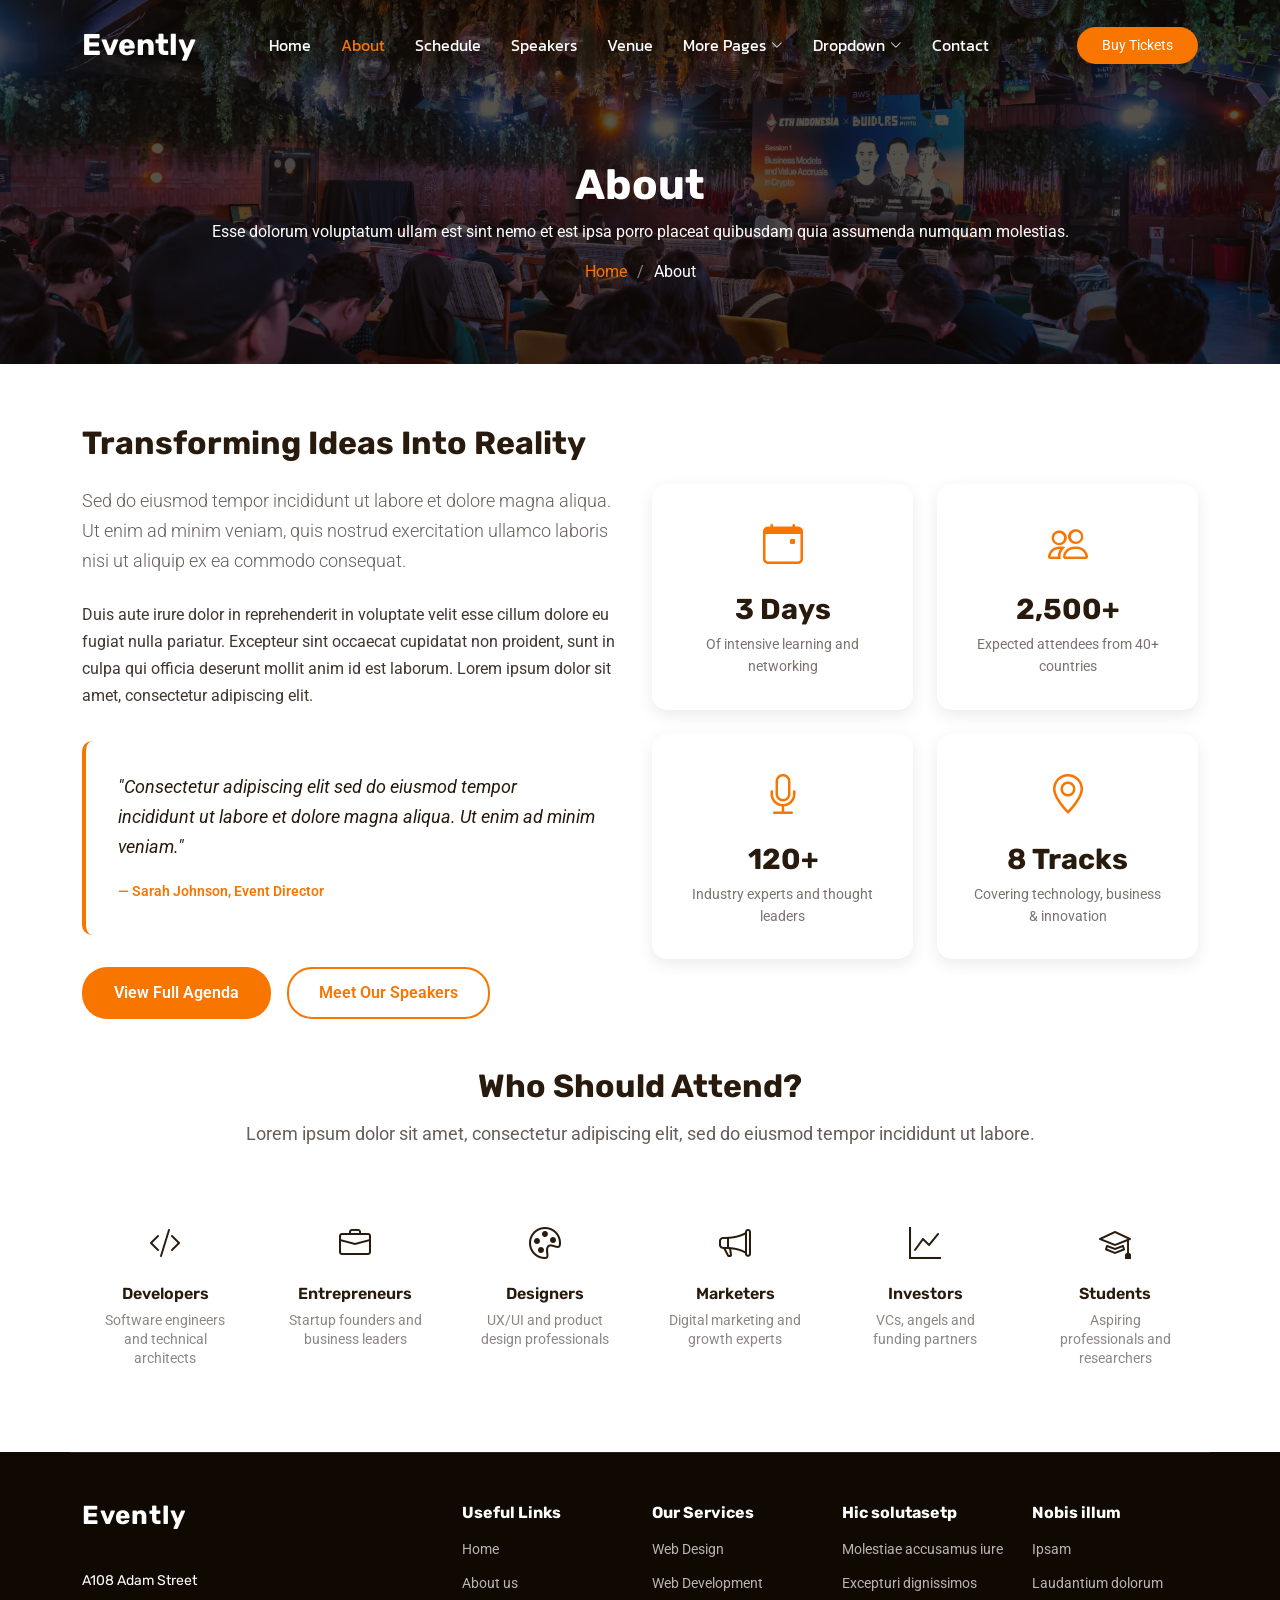
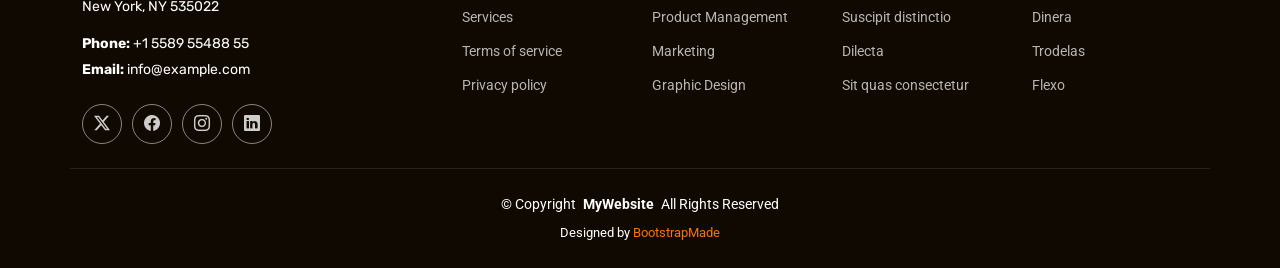
<file: Evently/about.html>
<!DOCTYPE html>
<html lang="en">

<head>
  <meta charset="utf-8">
  <meta content="width=device-width, initial-scale=1.0" name="viewport">
  <title>About - Evently Bootstrap Template</title>
  <meta name="description" content="">
  <meta name="keywords" content="">

  <!-- Favicons -->
  <link href="assets/img/favicon.png" rel="icon">
  <link href="assets/img/apple-touch-icon.png" rel="apple-touch-icon">

  <!-- Fonts -->
  <link href="https://fonts.googleapis.com" rel="preconnect">
  <link href="https://fonts.gstatic.com" rel="preconnect" crossorigin>
  <link href="https://fonts.googleapis.com/css2?family=Roboto:ital,wght@0,100;0,300;0,400;0,500;0,700;0,900;1,100;1,300;1,400;1,500;1,700;1,900&family=Rubik:ital,wght@0,300;0,400;0,500;0,600;0,700;0,800;0,900;1,300;1,400;1,500;1,600;1,700;1,800;1,900&family=Kanit:ital,wght@0,100;0,200;0,300;0,400;0,500;0,600;0,700;0,800;0,900;1,100;1,200;1,300;1,400;1,500;1,600;1,700;1,800;1,900&display=swap" rel="stylesheet">

  <!-- Vendor CSS Files -->
  <link href="assets/vendor/bootstrap/css/bootstrap.min.css" rel="stylesheet">
  <link href="assets/vendor/bootstrap-icons/bootstrap-icons.css" rel="stylesheet">
  <link href="assets/vendor/swiper/swiper-bundle.min.css" rel="stylesheet">
  <link href="assets/vendor/glightbox/css/glightbox.min.css" rel="stylesheet">

  <!-- Main CSS File -->
  <link href="assets/css/main.css" rel="stylesheet">

  <!-- =======================================================
  * Template Name: Evently
  * Template URL: https://bootstrapmade.com/evently-bootstrap-events-template/
  * Updated: Jul 19 2025 with Bootstrap v5.3.7
  * Author: BootstrapMade.com
  * License: https://bootstrapmade.com/license/
  ======================================================== -->
</head>

<body class="about-page">

  <header id="header" class="header d-flex align-items-center fixed-top">
    <div class="container-fluid container-xl position-relative d-flex align-items-center justify-content-between">

      <a href="index.html" class="logo d-flex align-items-center">
        <!-- Uncomment the line below if you also wish to use an image logo -->
        <!-- <img src="assets/img/logo.webp" alt=""> -->
        <h1 class="sitename">Evently</h1>
      </a>

      <nav id="navmenu" class="navmenu">
        <ul>
          <li><a href="index.html">Home</a></li>
          <li><a href="about.html" class="active">About</a></li>
          <li><a href="schedule.html">Schedule</a></li>
          <li><a href="speakers.html">Speakers</a></li>
          <li><a href="venue.html">Venue</a></li>
          <li class="dropdown"><a href="#"><span>More Pages</span> <i class="bi bi-chevron-down toggle-dropdown"></i></a>
            <ul>
              <li><a href="speaker-details.html">Speaker Details</a></li>
              <li><a href="tickets.html">Tickets</a></li>
              <li><a href="buy-tickets.html">Buy Tickets</a></li>
              <li><a href="gallery.html">Gallery</a></li>
              <li><a href="terms.html">Terms</a></li>
              <li><a href="privacy.html">Privacy</a></li>
              <li><a href="404.html">404</a></li>
            </ul>
          </li>
          <li class="dropdown"><a href="#"><span>Dropdown</span> <i class="bi bi-chevron-down toggle-dropdown"></i></a>
            <ul>
              <li><a href="#">Dropdown 1</a></li>
              <li class="dropdown"><a href="#"><span>Deep Dropdown</span> <i class="bi bi-chevron-down toggle-dropdown"></i></a>
                <ul>
                  <li><a href="#">Deep Dropdown 1</a></li>
                  <li><a href="#">Deep Dropdown 2</a></li>
                  <li><a href="#">Deep Dropdown 3</a></li>
                  <li><a href="#">Deep Dropdown 4</a></li>
                  <li><a href="#">Deep Dropdown 5</a></li>
                </ul>
              </li>
              <li><a href="#">Dropdown 2</a></li>
              <li><a href="#">Dropdown 3</a></li>
              <li><a href="#">Dropdown 4</a></li>
            </ul>
          </li>
          <li><a href="contact.html">Contact</a></li>
        </ul>
        <i class="mobile-nav-toggle d-xl-none bi bi-list"></i>
      </nav>

      <a class="btn-getstarted" href="buy-tickets.html">Buy Tickets</a>

    </div>
  </header>

  <main class="main">

    <!-- Page Title -->
    <div class="page-title dark-background" style="background-image: url(assets/img/events/showcase-9.webp);">
      <div class="container position-relative">
        <h1>About</h1>
        <p>Esse dolorum voluptatum ullam est sint nemo et est ipsa porro placeat quibusdam quia assumenda numquam molestias.</p>
        <nav class="breadcrumbs">
          <ol>
            <li><a href="index.html">Home</a></li>
            <li class="current">About</li>
          </ol>
        </nav>
      </div>
    </div><!-- End Page Title -->

    <!-- About Section -->
    <section id="about" class="about section">

      <div class="container">

        <div class="row gy-5 align-items-center">

          <div class="col-lg-6">
            <div class="content">
              <h3>Transforming Ideas Into Reality</h3>
              <p class="lead">Sed do eiusmod tempor incididunt ut labore et dolore magna aliqua. Ut enim ad minim veniam, quis nostrud exercitation ullamco laboris nisi ut aliquip ex ea commodo consequat.</p>

              <p>Duis aute irure dolor in reprehenderit in voluptate velit esse cillum dolore eu fugiat nulla pariatur. Excepteur sint occaecat cupidatat non proident, sunt in culpa qui officia deserunt mollit anim id est laborum. Lorem ipsum dolor sit amet, consectetur adipiscing elit.</p>

              <div class="quote-section">
                <blockquote>
                  <p>"Consectetur adipiscing elit sed do eiusmod tempor incididunt ut labore et dolore magna aliqua. Ut enim ad minim veniam."</p>
                  <cite>— Sarah Johnson, Event Director</cite>
                </blockquote>
              </div>

              <div class="cta-buttons">
                <a href="#" class="btn-primary">View Full Agenda</a>
                <a href="#" class="btn-secondary">Meet Our Speakers</a>
              </div>
            </div>
          </div>

          <div class="col-lg-6">
            <div class="stats-grid">

              <div class="stat-card">
                <div class="stat-icon">
                  <i class="bi bi-calendar-event"></i>
                </div>
                <div class="stat-content">
                  <h4>3 Days</h4>
                  <p>Of intensive learning and networking</p>
                </div>
              </div>

              <div class="stat-card">
                <div class="stat-icon">
                  <i class="bi bi-people"></i>
                </div>
                <div class="stat-content">
                  <h4>2,500+</h4>
                  <p>Expected attendees from 40+ countries</p>
                </div>
              </div>

              <div class="stat-card">
                <div class="stat-icon">
                  <i class="bi bi-mic"></i>
                </div>
                <div class="stat-content">
                  <h4>120+</h4>
                  <p>Industry experts and thought leaders</p>
                </div>
              </div>

              <div class="stat-card">
                <div class="stat-icon">
                  <i class="bi bi-geo-alt"></i>
                </div>
                <div class="stat-content">
                  <h4>8 Tracks</h4>
                  <p>Covering technology, business &amp; innovation</p>
                </div>
              </div>

            </div><!-- End Stats Grid -->
          </div>

        </div><!-- End Row -->

        <div class="row mt-5">
          <div class="col-12">
            <div class="audience-section">
              <h3>Who Should Attend?</h3>
              <p class="text-center">Lorem ipsum dolor sit amet, consectetur adipiscing elit, sed do eiusmod tempor incididunt ut labore.</p>

              <div class="row gy-4 mt-4">

                <div class="col-lg-2 col-md-4 col-6">
                  <div class="audience-item">
                    <div class="audience-icon">
                      <i class="bi bi-code-slash"></i>
                    </div>
                    <h5>Developers</h5>
                    <p>Software engineers and technical architects</p>
                  </div>
                </div>

                <div class="col-lg-2 col-md-4 col-6">
                  <div class="audience-item">
                    <div class="audience-icon">
                      <i class="bi bi-briefcase"></i>
                    </div>
                    <h5>Entrepreneurs</h5>
                    <p>Startup founders and business leaders</p>
                  </div>
                </div>

                <div class="col-lg-2 col-md-4 col-6">
                  <div class="audience-item">
                    <div class="audience-icon">
                      <i class="bi bi-palette"></i>
                    </div>
                    <h5>Designers</h5>
                    <p>UX/UI and product design professionals</p>
                  </div>
                </div>

                <div class="col-lg-2 col-md-4 col-6">
                  <div class="audience-item">
                    <div class="audience-icon">
                      <i class="bi bi-megaphone"></i>
                    </div>
                    <h5>Marketers</h5>
                    <p>Digital marketing and growth experts</p>
                  </div>
                </div>

                <div class="col-lg-2 col-md-4 col-6">
                  <div class="audience-item">
                    <div class="audience-icon">
                      <i class="bi bi-graph-up"></i>
                    </div>
                    <h5>Investors</h5>
                    <p>VCs, angels and funding partners</p>
                  </div>
                </div>

                <div class="col-lg-2 col-md-4 col-6">
                  <div class="audience-item">
                    <div class="audience-icon">
                      <i class="bi bi-mortarboard"></i>
                    </div>
                    <h5>Students</h5>
                    <p>Aspiring professionals and researchers</p>
                  </div>
                </div>

              </div><!-- End Audience Grid -->
            </div><!-- End Audience Section -->
          </div>
        </div><!-- End Row -->

      </div>

    </section><!-- /About Section -->

  </main>

  <footer id="footer" class="footer position-relative dark-background">

    <div class="container footer-top">
      <div class="row gy-4">
        <div class="col-lg-4 col-md-6 footer-about">
          <a href="index.html" class="logo d-flex align-items-center">
            <span class="sitename">Evently</span>
          </a>
          <div class="footer-contact pt-3">
            <p>A108 Adam Street</p>
            <p>New York, NY 535022</p>
            <p class="mt-3"><strong>Phone:</strong> <span>+1 5589 55488 55</span></p>
            <p><strong>Email:</strong> <span>info@example.com</span></p>
          </div>
          <div class="social-links d-flex mt-4">
            <a href=""><i class="bi bi-twitter-x"></i></a>
            <a href=""><i class="bi bi-facebook"></i></a>
            <a href=""><i class="bi bi-instagram"></i></a>
            <a href=""><i class="bi bi-linkedin"></i></a>
          </div>
        </div>

        <div class="col-lg-2 col-md-3 footer-links">
          <h4>Useful Links</h4>
          <ul>
            <li><a href="#">Home</a></li>
            <li><a href="#">About us</a></li>
            <li><a href="#">Services</a></li>
            <li><a href="#">Terms of service</a></li>
            <li><a href="#">Privacy policy</a></li>
          </ul>
        </div>

        <div class="col-lg-2 col-md-3 footer-links">
          <h4>Our Services</h4>
          <ul>
            <li><a href="#">Web Design</a></li>
            <li><a href="#">Web Development</a></li>
            <li><a href="#">Product Management</a></li>
            <li><a href="#">Marketing</a></li>
            <li><a href="#">Graphic Design</a></li>
          </ul>
        </div>

        <div class="col-lg-2 col-md-3 footer-links">
          <h4>Hic solutasetp</h4>
          <ul>
            <li><a href="#">Molestiae accusamus iure</a></li>
            <li><a href="#">Excepturi dignissimos</a></li>
            <li><a href="#">Suscipit distinctio</a></li>
            <li><a href="#">Dilecta</a></li>
            <li><a href="#">Sit quas consectetur</a></li>
          </ul>
        </div>

        <div class="col-lg-2 col-md-3 footer-links">
          <h4>Nobis illum</h4>
          <ul>
            <li><a href="#">Ipsam</a></li>
            <li><a href="#">Laudantium dolorum</a></li>
            <li><a href="#">Dinera</a></li>
            <li><a href="#">Trodelas</a></li>
            <li><a href="#">Flexo</a></li>
          </ul>
        </div>

      </div>
    </div>

    <div class="container copyright text-center mt-4">
      <p>© <span>Copyright</span> <strong class="px-1 sitename">MyWebsite</strong> <span>All Rights Reserved</span></p>
      <div class="credits">
        <!-- All the links in the footer should remain intact. -->
        <!-- You can delete the links only if you've purchased the pro version. -->
        <!-- Licensing information: https://bootstrapmade.com/license/ -->
        <!-- Purchase the pro version with working PHP/AJAX contact form: [buy-url] -->
        Designed by <a href="https://bootstrapmade.com/">BootstrapMade</a>
      </div>
    </div>

  </footer>

  <!-- Scroll Top -->
  <a href="#" id="scroll-top" class="scroll-top d-flex align-items-center justify-content-center"><i class="bi bi-arrow-up-short"></i></a>

  <!-- Preloader -->
  <div id="preloader"></div>

  <!-- Vendor JS Files -->
  <script src="assets/vendor/bootstrap/js/bootstrap.bundle.min.js"></script>
  <script src="assets/vendor/php-email-form/validate.js"></script>
  <script src="assets/vendor/purecounter/purecounter_vanilla.js"></script>
  <script src="assets/vendor/swiper/swiper-bundle.min.js"></script>
  <script src="assets/vendor/glightbox/js/glightbox.min.js"></script>

  <!-- Main JS File -->
  <script src="assets/js/main.js"></script>

</body>

</html>
</file>
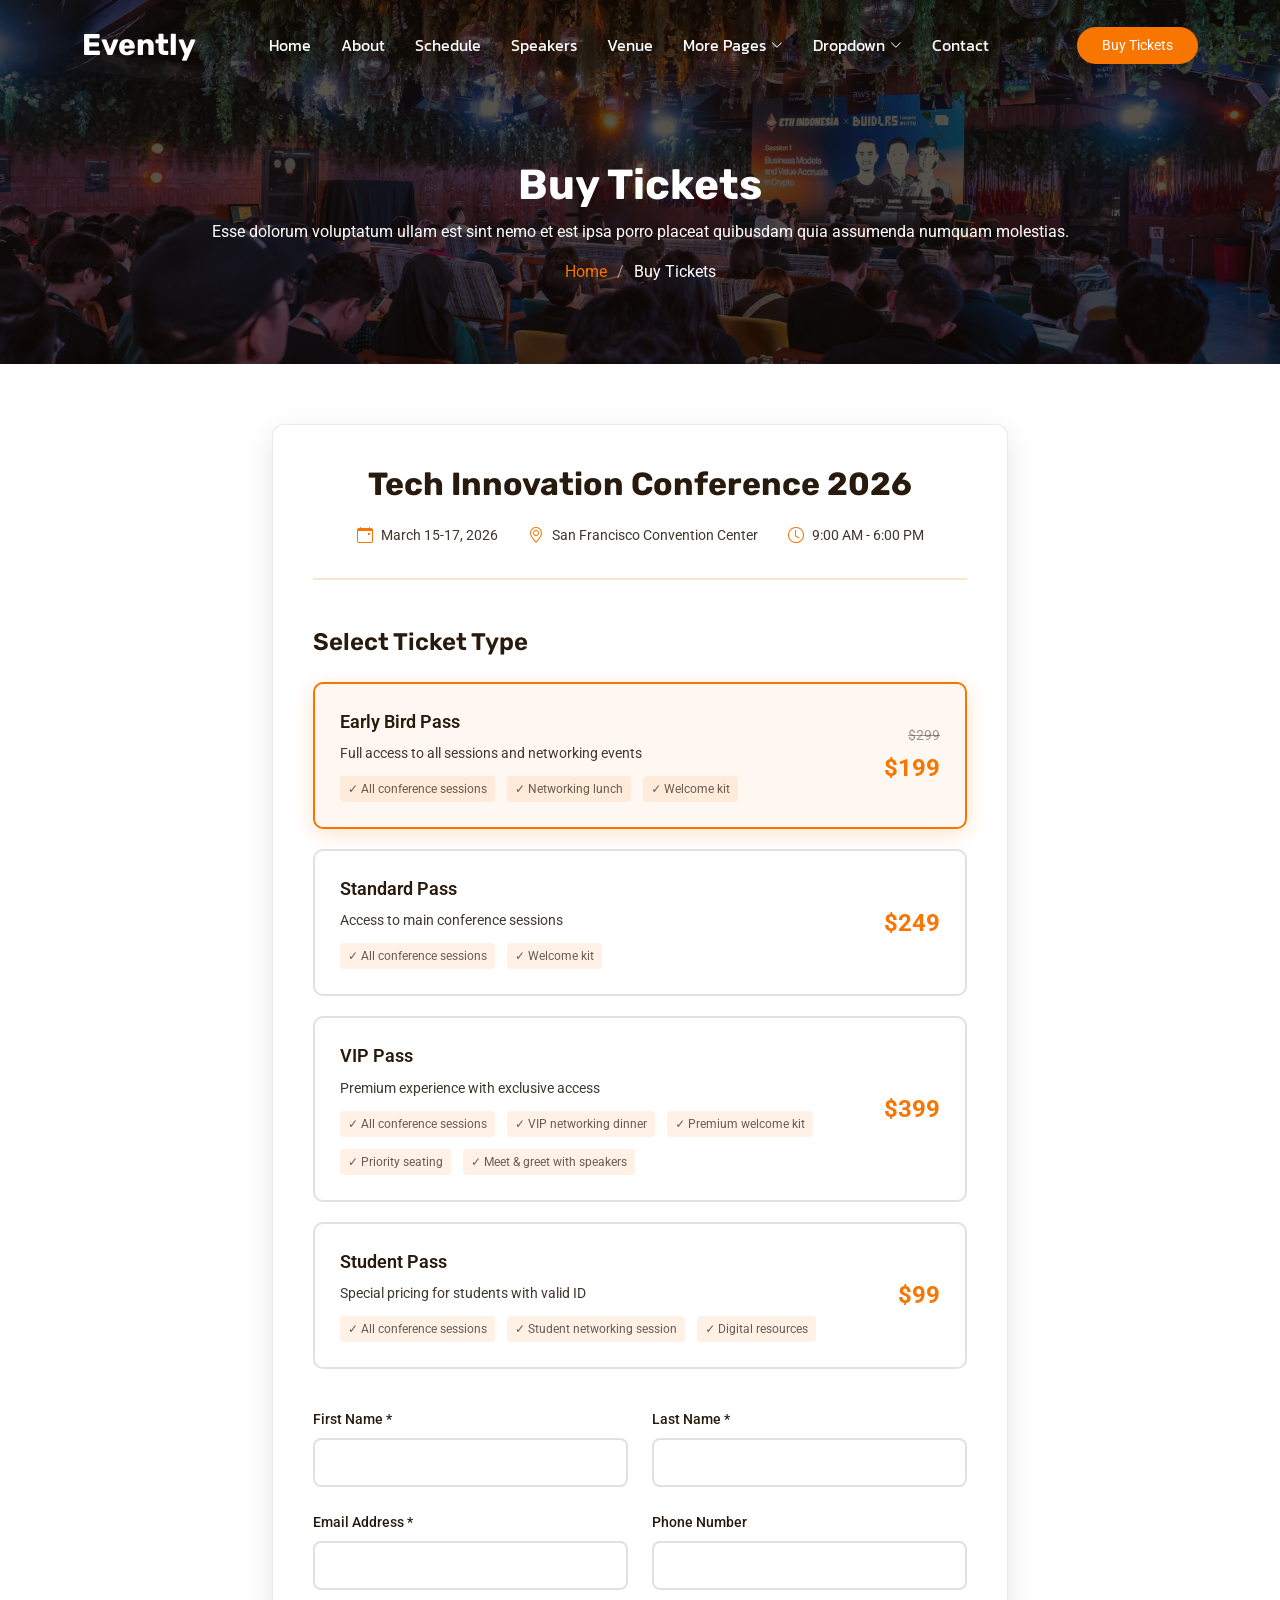
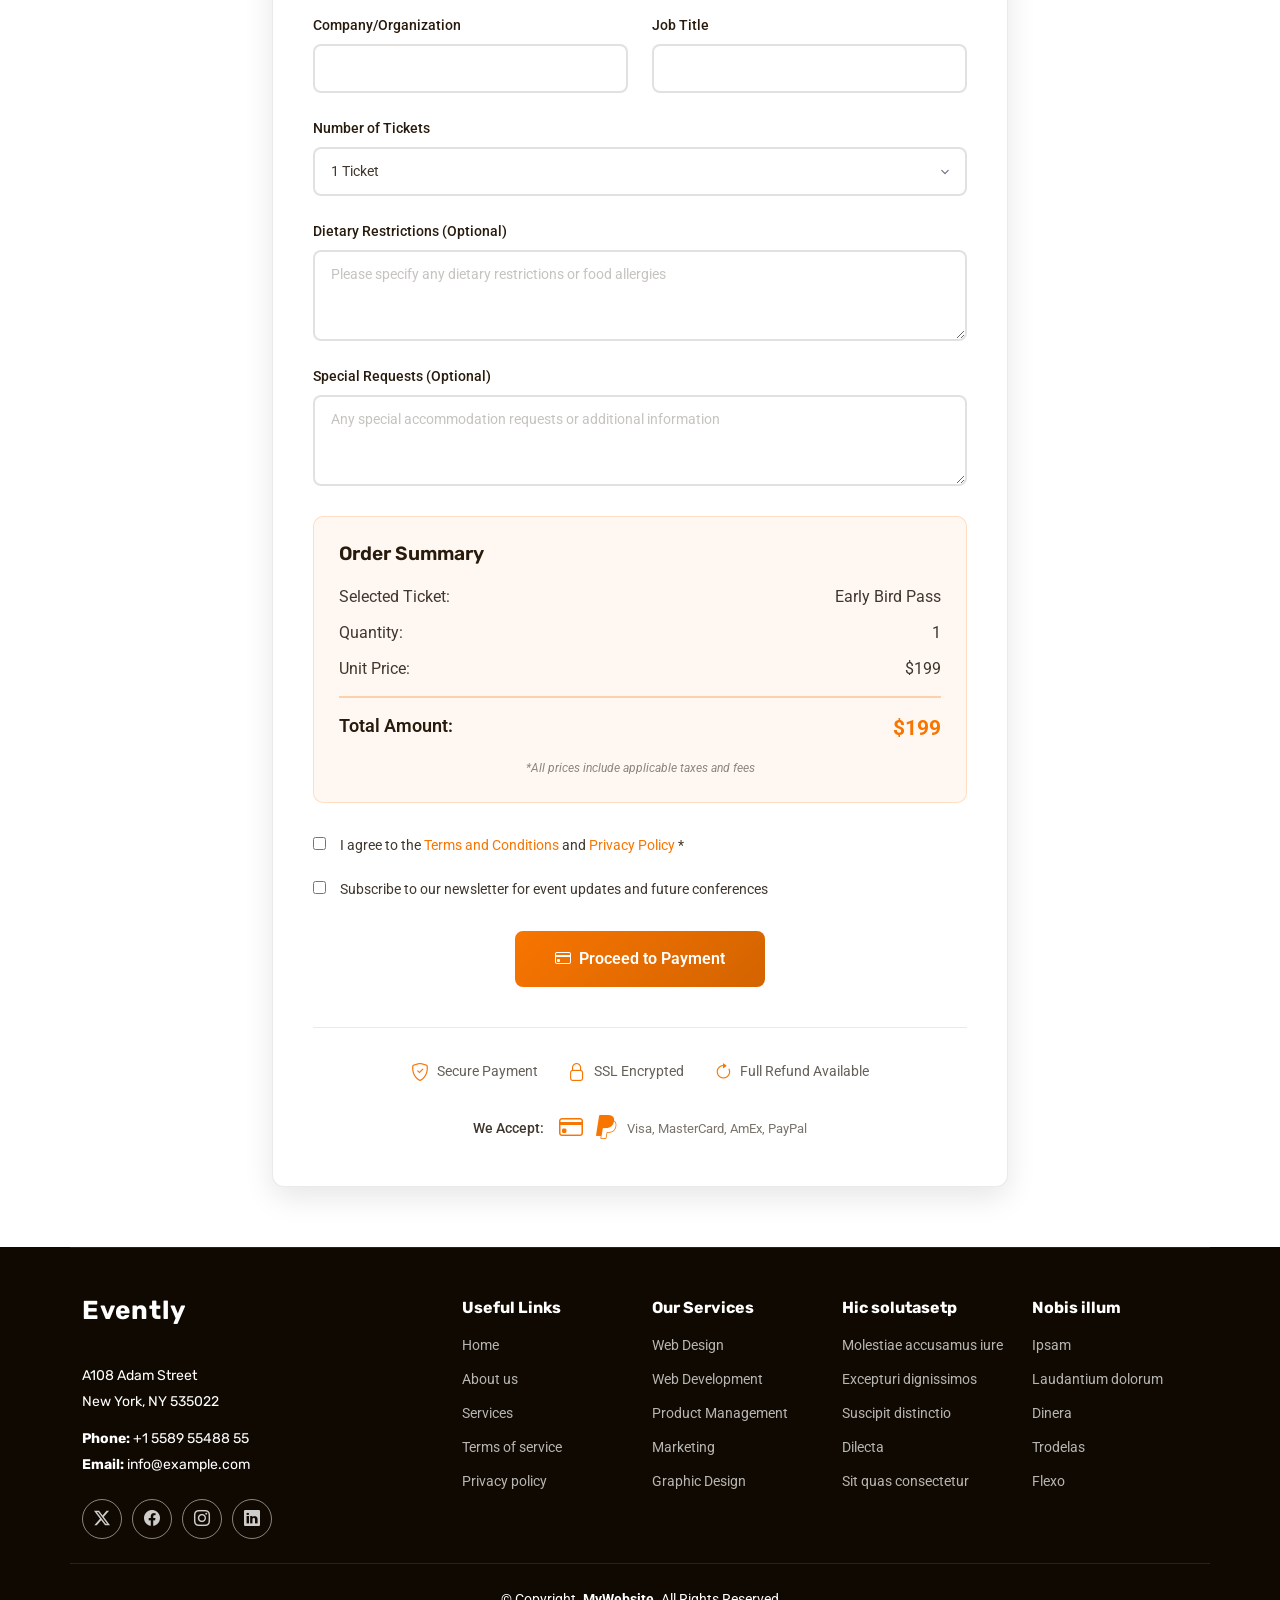
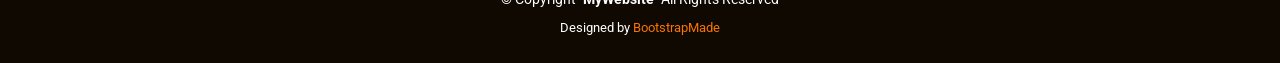
<file: Evently/buy-tickets.html>
<!DOCTYPE html>
<html lang="en">

<head>
  <meta charset="utf-8">
  <meta content="width=device-width, initial-scale=1.0" name="viewport">
  <title>Buy Tickets - Evently Bootstrap Template</title>
  <meta name="description" content="">
  <meta name="keywords" content="">

  <!-- Favicons -->
  <link href="assets/img/favicon.png" rel="icon">
  <link href="assets/img/apple-touch-icon.png" rel="apple-touch-icon">

  <!-- Fonts -->
  <link href="https://fonts.googleapis.com" rel="preconnect">
  <link href="https://fonts.gstatic.com" rel="preconnect" crossorigin>
  <link href="https://fonts.googleapis.com/css2?family=Roboto:ital,wght@0,100;0,300;0,400;0,500;0,700;0,900;1,100;1,300;1,400;1,500;1,700;1,900&family=Rubik:ital,wght@0,300;0,400;0,500;0,600;0,700;0,800;0,900;1,300;1,400;1,500;1,600;1,700;1,800;1,900&family=Kanit:ital,wght@0,100;0,200;0,300;0,400;0,500;0,600;0,700;0,800;0,900;1,100;1,200;1,300;1,400;1,500;1,600;1,700;1,800;1,900&display=swap" rel="stylesheet">

  <!-- Vendor CSS Files -->
  <link href="assets/vendor/bootstrap/css/bootstrap.min.css" rel="stylesheet">
  <link href="assets/vendor/bootstrap-icons/bootstrap-icons.css" rel="stylesheet">
  <link href="assets/vendor/swiper/swiper-bundle.min.css" rel="stylesheet">
  <link href="assets/vendor/glightbox/css/glightbox.min.css" rel="stylesheet">

  <!-- Main CSS File -->
  <link href="assets/css/main.css" rel="stylesheet">

  <!-- =======================================================
  * Template Name: Evently
  * Template URL: https://bootstrapmade.com/evently-bootstrap-events-template/
  * Updated: Jul 19 2025 with Bootstrap v5.3.7
  * Author: BootstrapMade.com
  * License: https://bootstrapmade.com/license/
  ======================================================== -->
</head>

<body class="buy-tickets-page">

  <header id="header" class="header d-flex align-items-center fixed-top">
    <div class="container-fluid container-xl position-relative d-flex align-items-center justify-content-between">

      <a href="index.html" class="logo d-flex align-items-center">
        <!-- Uncomment the line below if you also wish to use an image logo -->
        <!-- <img src="assets/img/logo.webp" alt=""> -->
        <h1 class="sitename">Evently</h1>
      </a>

      <nav id="navmenu" class="navmenu">
        <ul>
          <li><a href="index.html">Home</a></li>
          <li><a href="about.html">About</a></li>
          <li><a href="schedule.html">Schedule</a></li>
          <li><a href="speakers.html">Speakers</a></li>
          <li><a href="venue.html">Venue</a></li>
          <li class="dropdown"><a href="#"><span>More Pages</span> <i class="bi bi-chevron-down toggle-dropdown"></i></a>
            <ul>
              <li><a href="speaker-details.html">Speaker Details</a></li>
              <li><a href="tickets.html">Tickets</a></li>
              <li><a href="buy-tickets.html" class="active">Buy Tickets</a></li>
              <li><a href="gallery.html">Gallery</a></li>
              <li><a href="terms.html">Terms</a></li>
              <li><a href="privacy.html">Privacy</a></li>
              <li><a href="404.html">404</a></li>
            </ul>
          </li>
          <li class="dropdown"><a href="#"><span>Dropdown</span> <i class="bi bi-chevron-down toggle-dropdown"></i></a>
            <ul>
              <li><a href="#">Dropdown 1</a></li>
              <li class="dropdown"><a href="#"><span>Deep Dropdown</span> <i class="bi bi-chevron-down toggle-dropdown"></i></a>
                <ul>
                  <li><a href="#">Deep Dropdown 1</a></li>
                  <li><a href="#">Deep Dropdown 2</a></li>
                  <li><a href="#">Deep Dropdown 3</a></li>
                  <li><a href="#">Deep Dropdown 4</a></li>
                  <li><a href="#">Deep Dropdown 5</a></li>
                </ul>
              </li>
              <li><a href="#">Dropdown 2</a></li>
              <li><a href="#">Dropdown 3</a></li>
              <li><a href="#">Dropdown 4</a></li>
            </ul>
          </li>
          <li><a href="contact.html">Contact</a></li>
        </ul>
        <i class="mobile-nav-toggle d-xl-none bi bi-list"></i>
      </nav>

      <a class="btn-getstarted" href="buy-tickets.html">Buy Tickets</a>

    </div>
  </header>

  <main class="main">

    <!-- Page Title -->
    <div class="page-title dark-background" style="background-image: url(assets/img/events/showcase-9.webp);">
      <div class="container position-relative">
        <h1>Buy Tickets</h1>
        <p>Esse dolorum voluptatum ullam est sint nemo et est ipsa porro placeat quibusdam quia assumenda numquam molestias.</p>
        <nav class="breadcrumbs">
          <ol>
            <li><a href="index.html">Home</a></li>
            <li class="current">Buy Tickets</li>
          </ol>
        </nav>
      </div>
    </div><!-- End Page Title -->

    <!-- Buy Tickets Section -->
    <section id="buy-tickets" class="buy-tickets section">

      <div class="container">

        <div class="row justify-content-center">
          <div class="col-lg-8">

            <div class="ticket-form-wrapper">
              <div class="event-info mb-5">
                <h3>Tech Innovation Conference 2026</h3>
                <div class="event-details">
                  <div class="event-meta">
                    <span><i class="bi bi-calendar-event"></i> March 15-17, 2026</span>
                    <span><i class="bi bi-geo-alt"></i> San Francisco Convention Center</span>
                    <span><i class="bi bi-clock"></i> 9:00 AM - 6:00 PM</span>
                  </div>
                </div>
              </div>

              <div class="ticket-types">
                <h4>Select Ticket Type</h4>

                <div class="ticket-option">
                  <input type="radio" id="early-bird" name="ticket_type" value="early-bird" checked="">
                  <label for="early-bird" class="ticket-label">
                    <div class="ticket-info">
                      <div class="ticket-name">Early Bird Pass</div>
                      <div class="ticket-description">Full access to all sessions and networking events</div>
                      <div class="ticket-benefits">
                        <span>✓ All conference sessions</span>
                        <span>✓ Networking lunch</span>
                        <span>✓ Welcome kit</span>
                      </div>
                    </div>
                    <div class="ticket-price">
                      <span class="original-price">$299</span>
                      <span class="current-price">$199</span>
                    </div>
                  </label>
                </div>

                <div class="ticket-option">
                  <input type="radio" id="standard" name="ticket_type" value="standard">
                  <label for="standard" class="ticket-label">
                    <div class="ticket-info">
                      <div class="ticket-name">Standard Pass</div>
                      <div class="ticket-description">Access to main conference sessions</div>
                      <div class="ticket-benefits">
                        <span>✓ All conference sessions</span>
                        <span>✓ Welcome kit</span>
                      </div>
                    </div>
                    <div class="ticket-price">
                      <span class="current-price">$249</span>
                    </div>
                  </label>
                </div>

                <div class="ticket-option">
                  <input type="radio" id="vip" name="ticket_type" value="vip">
                  <label for="vip" class="ticket-label">
                    <div class="ticket-info">
                      <div class="ticket-name">VIP Pass</div>
                      <div class="ticket-description">Premium experience with exclusive access</div>
                      <div class="ticket-benefits">
                        <span>✓ All conference sessions</span>
                        <span>✓ VIP networking dinner</span>
                        <span>✓ Premium welcome kit</span>
                        <span>✓ Priority seating</span>
                        <span>✓ Meet &amp; greet with speakers</span>
                      </div>
                    </div>
                    <div class="ticket-price">
                      <span class="current-price">$399</span>
                    </div>
                  </label>
                </div>

                <div class="ticket-option">
                  <input type="radio" id="student" name="ticket_type" value="student">
                  <label for="student" class="ticket-label">
                    <div class="ticket-info">
                      <div class="ticket-name">Student Pass</div>
                      <div class="ticket-description">Special pricing for students with valid ID</div>
                      <div class="ticket-benefits">
                        <span>✓ All conference sessions</span>
                        <span>✓ Student networking session</span>
                        <span>✓ Digital resources</span>
                      </div>
                    </div>
                    <div class="ticket-price">
                      <span class="current-price">$99</span>
                    </div>
                  </label>
                </div>
              </div>

              <form action="forms/buy-tickets.php" method="post" class="php-email-form ticket-form">

                <div class="row">
                  <div class="col-md-6">
                    <div class="form-group">
                      <label for="first_name">First Name *</label>
                      <input type="text" name="first_name" id="first_name" class="form-control" required="">
                    </div>
                  </div>
                  <div class="col-md-6">
                    <div class="form-group">
                      <label for="last_name">Last Name *</label>
                      <input type="text" name="last_name" id="last_name" class="form-control" required="">
                    </div>
                  </div>
                </div>

                <div class="row">
                  <div class="col-md-6">
                    <div class="form-group">
                      <label for="email">Email Address *</label>
                      <input type="email" name="email" id="email" class="form-control" required="">
                    </div>
                  </div>
                  <div class="col-md-6">
                    <div class="form-group">
                      <label for="phone">Phone Number</label>
                      <input type="tel" name="phone" id="phone" class="form-control">
                    </div>
                  </div>
                </div>

                <div class="row">
                  <div class="col-md-6">
                    <div class="form-group">
                      <label for="company">Company/Organization</label>
                      <input type="text" name="company" id="company" class="form-control">
                    </div>
                  </div>
                  <div class="col-md-6">
                    <div class="form-group">
                      <label for="job_title">Job Title</label>
                      <input type="text" name="job_title" id="job_title" class="form-control">
                    </div>
                  </div>
                </div>

                <div class="form-group">
                  <label for="quantity">Number of Tickets</label>
                  <select name="quantity" id="quantity" class="form-control" required="">
                    <option value="1">1 Ticket</option>
                    <option value="2">2 Tickets</option>
                    <option value="3">3 Tickets</option>
                    <option value="4">4 Tickets</option>
                    <option value="5">5 Tickets</option>
                    <option value="more">More than 5 (Contact us)</option>
                  </select>
                </div>

                <div class="form-group">
                  <label for="dietary">Dietary Restrictions (Optional)</label>
                  <textarea name="dietary" id="dietary" rows="3" class="form-control" placeholder="Please specify any dietary restrictions or food allergies"></textarea>
                </div>

                <div class="form-group">
                  <label for="special_requests">Special Requests (Optional)</label>
                  <textarea name="special_requests" id="special_requests" rows="3" class="form-control" placeholder="Any special accommodation requests or additional information"></textarea>
                </div>

                <div class="pricing-summary">
                  <h5>Order Summary</h5>
                  <div class="summary-row">
                    <span>Selected Ticket:</span>
                    <span class="ticket-name-display">Early Bird Pass</span>
                  </div>
                  <div class="summary-row">
                    <span>Quantity:</span>
                    <span class="quantity-display">1</span>
                  </div>
                  <div class="summary-row">
                    <span>Unit Price:</span>
                    <span class="unit-price-display">$199</span>
                  </div>
                  <div class="summary-row total">
                    <span>Total Amount:</span>
                    <span class="total-price">$199</span>
                  </div>
                  <div class="tax-note">*All prices include applicable taxes and fees</div>
                </div>

                <div class="terms-checkbox">
                  <input type="checkbox" id="terms" name="terms" required="">
                  <label for="terms">I agree to the <a href="#" target="_blank">Terms and Conditions</a> and <a href="#" target="_blank">Privacy Policy</a> *</label>
                </div>

                <div class="newsletter-checkbox">
                  <input type="checkbox" id="newsletter" name="newsletter">
                  <label for="newsletter">Subscribe to our newsletter for event updates and future conferences</label>
                </div>

                <div class="loading">Loading</div>
                <div class="error-message"></div>
                <div class="sent-message">Your ticket booking request has been submitted. You will receive a confirmation email shortly!</div>

                <div class="form-submit">
                  <button type="submit" class="btn-submit">
                    <i class="bi bi-credit-card me-2"></i>
                    Proceed to Payment
                  </button>
                </div>

              </form>

              <div class="security-info">
                <div class="security-badges">
                  <div class="badge-item">
                    <i class="bi bi-shield-check"></i>
                    <span>Secure Payment</span>
                  </div>
                  <div class="badge-item">
                    <i class="bi bi-lock"></i>
                    <span>SSL Encrypted</span>
                  </div>
                  <div class="badge-item">
                    <i class="bi bi-arrow-clockwise"></i>
                    <span>Full Refund Available</span>
                  </div>
                </div>
                <div class="payment-methods">
                  <span class="payment-label">We Accept:</span>
                  <div class="payment-icons">
                    <i class="bi bi-credit-card"></i>
                    <i class="bi bi-paypal"></i>
                    <span class="payment-text">Visa, MasterCard, AmEx, PayPal</span>
                  </div>
                </div>
              </div>

            </div>

          </div>
        </div>

      </div>

    </section><!-- /Buy Tickets Section -->

  </main>

  <footer id="footer" class="footer position-relative dark-background">

    <div class="container footer-top">
      <div class="row gy-4">
        <div class="col-lg-4 col-md-6 footer-about">
          <a href="index.html" class="logo d-flex align-items-center">
            <span class="sitename">Evently</span>
          </a>
          <div class="footer-contact pt-3">
            <p>A108 Adam Street</p>
            <p>New York, NY 535022</p>
            <p class="mt-3"><strong>Phone:</strong> <span>+1 5589 55488 55</span></p>
            <p><strong>Email:</strong> <span>info@example.com</span></p>
          </div>
          <div class="social-links d-flex mt-4">
            <a href=""><i class="bi bi-twitter-x"></i></a>
            <a href=""><i class="bi bi-facebook"></i></a>
            <a href=""><i class="bi bi-instagram"></i></a>
            <a href=""><i class="bi bi-linkedin"></i></a>
          </div>
        </div>

        <div class="col-lg-2 col-md-3 footer-links">
          <h4>Useful Links</h4>
          <ul>
            <li><a href="#">Home</a></li>
            <li><a href="#">About us</a></li>
            <li><a href="#">Services</a></li>
            <li><a href="#">Terms of service</a></li>
            <li><a href="#">Privacy policy</a></li>
          </ul>
        </div>

        <div class="col-lg-2 col-md-3 footer-links">
          <h4>Our Services</h4>
          <ul>
            <li><a href="#">Web Design</a></li>
            <li><a href="#">Web Development</a></li>
            <li><a href="#">Product Management</a></li>
            <li><a href="#">Marketing</a></li>
            <li><a href="#">Graphic Design</a></li>
          </ul>
        </div>

        <div class="col-lg-2 col-md-3 footer-links">
          <h4>Hic solutasetp</h4>
          <ul>
            <li><a href="#">Molestiae accusamus iure</a></li>
            <li><a href="#">Excepturi dignissimos</a></li>
            <li><a href="#">Suscipit distinctio</a></li>
            <li><a href="#">Dilecta</a></li>
            <li><a href="#">Sit quas consectetur</a></li>
          </ul>
        </div>

        <div class="col-lg-2 col-md-3 footer-links">
          <h4>Nobis illum</h4>
          <ul>
            <li><a href="#">Ipsam</a></li>
            <li><a href="#">Laudantium dolorum</a></li>
            <li><a href="#">Dinera</a></li>
            <li><a href="#">Trodelas</a></li>
            <li><a href="#">Flexo</a></li>
          </ul>
        </div>

      </div>
    </div>

    <div class="container copyright text-center mt-4">
      <p>© <span>Copyright</span> <strong class="px-1 sitename">MyWebsite</strong> <span>All Rights Reserved</span></p>
      <div class="credits">
        <!-- All the links in the footer should remain intact. -->
        <!-- You can delete the links only if you've purchased the pro version. -->
        <!-- Licensing information: https://bootstrapmade.com/license/ -->
        <!-- Purchase the pro version with working PHP/AJAX contact form: [buy-url] -->
        Designed by <a href="https://bootstrapmade.com/">BootstrapMade</a>
      </div>
    </div>

  </footer>

  <!-- Scroll Top -->
  <a href="#" id="scroll-top" class="scroll-top d-flex align-items-center justify-content-center"><i class="bi bi-arrow-up-short"></i></a>

  <!-- Preloader -->
  <div id="preloader"></div>

  <!-- Vendor JS Files -->
  <script src="assets/vendor/bootstrap/js/bootstrap.bundle.min.js"></script>
  <script src="assets/vendor/php-email-form/validate.js"></script>
  <script src="assets/vendor/purecounter/purecounter_vanilla.js"></script>
  <script src="assets/vendor/swiper/swiper-bundle.min.js"></script>
  <script src="assets/vendor/glightbox/js/glightbox.min.js"></script>

  <!-- Main JS File -->
  <script src="assets/js/main.js"></script>

</body>

</html>
</file>
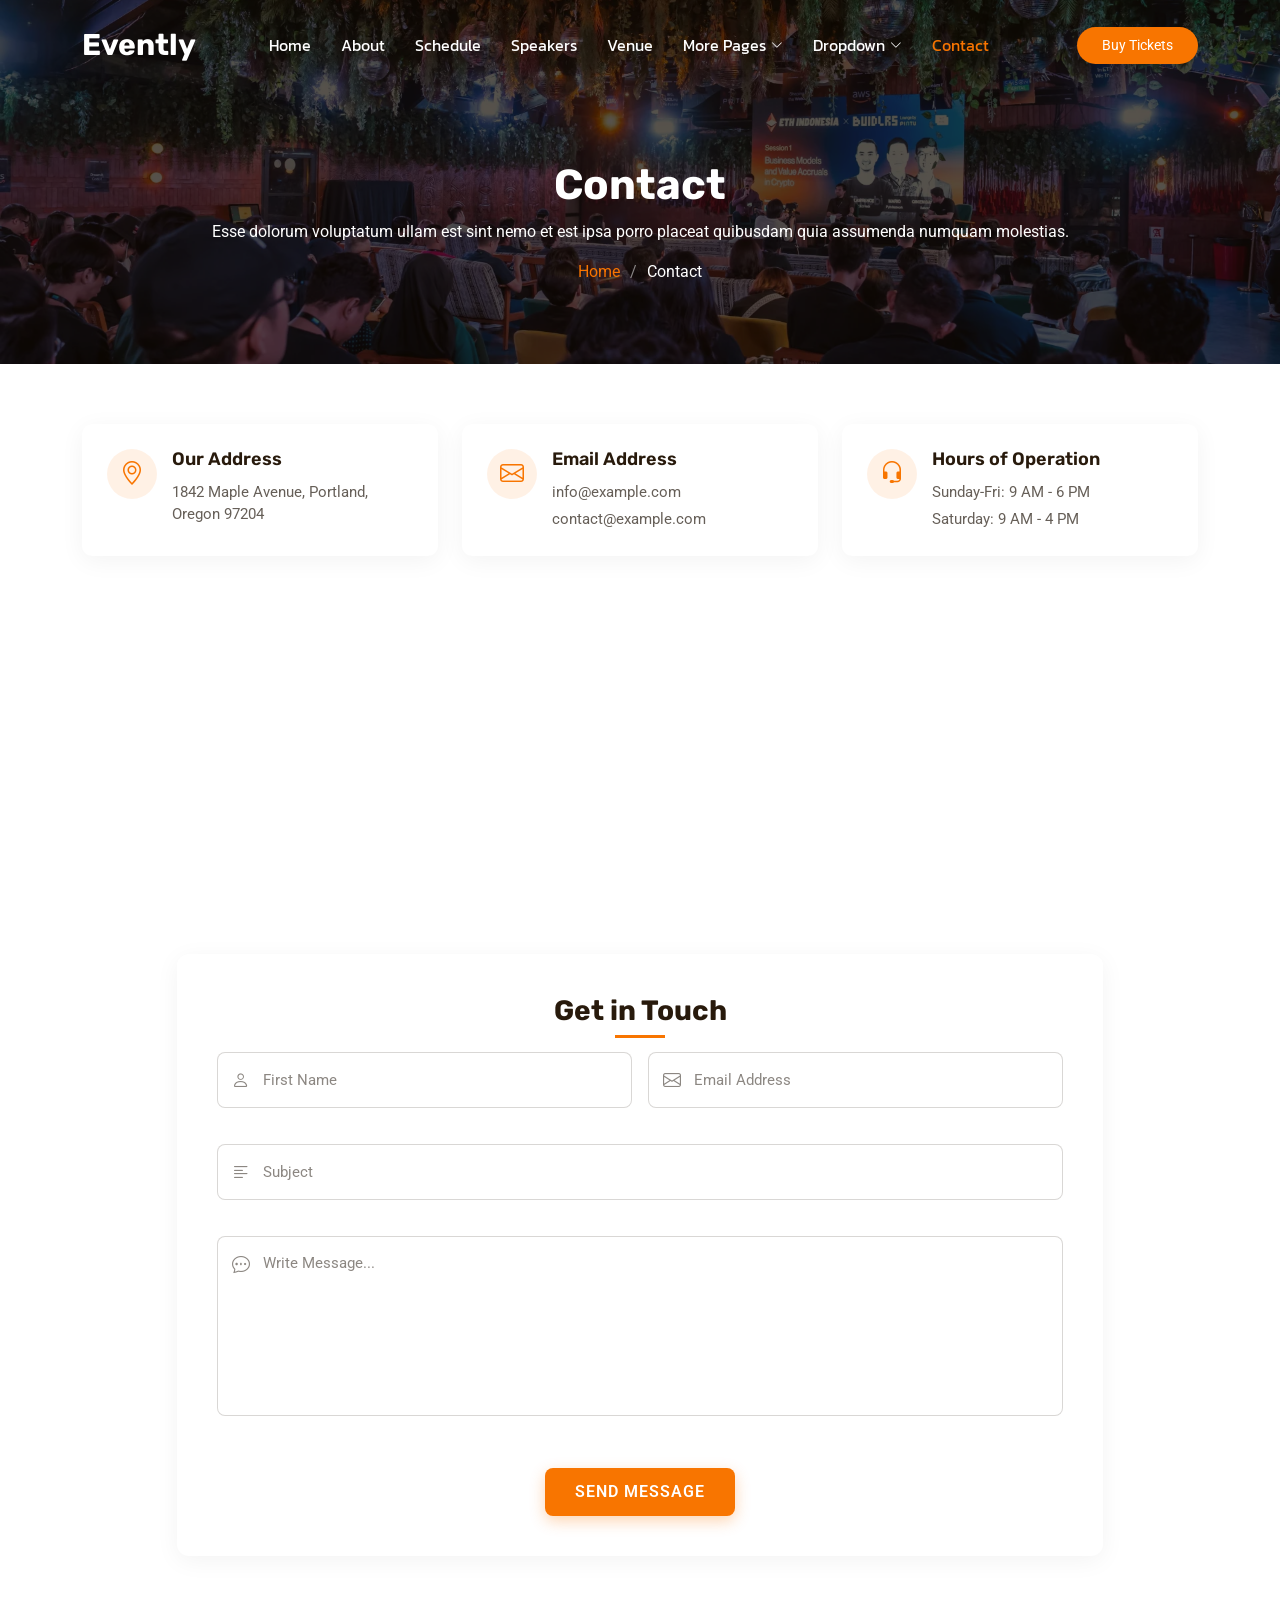
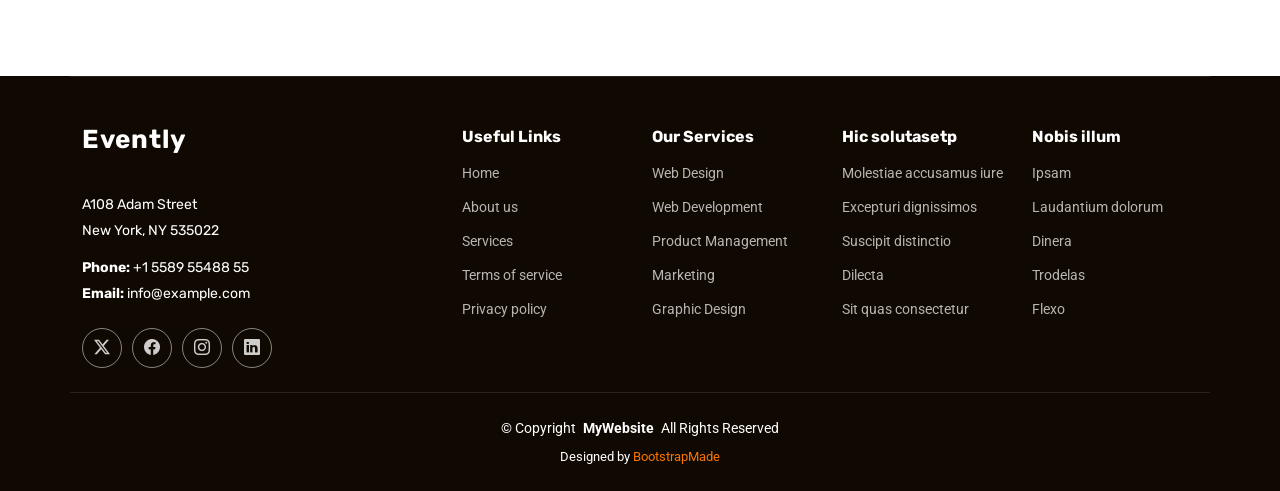
<file: Evently/contact.html>
<!DOCTYPE html>
<html lang="en">

<head>
  <meta charset="utf-8">
  <meta content="width=device-width, initial-scale=1.0" name="viewport">
  <title>Contact - Evently Bootstrap Template</title>
  <meta name="description" content="">
  <meta name="keywords" content="">

  <!-- Favicons -->
  <link href="assets/img/favicon.png" rel="icon">
  <link href="assets/img/apple-touch-icon.png" rel="apple-touch-icon">

  <!-- Fonts -->
  <link href="https://fonts.googleapis.com" rel="preconnect">
  <link href="https://fonts.gstatic.com" rel="preconnect" crossorigin>
  <link href="https://fonts.googleapis.com/css2?family=Roboto:ital,wght@0,100;0,300;0,400;0,500;0,700;0,900;1,100;1,300;1,400;1,500;1,700;1,900&family=Rubik:ital,wght@0,300;0,400;0,500;0,600;0,700;0,800;0,900;1,300;1,400;1,500;1,600;1,700;1,800;1,900&family=Kanit:ital,wght@0,100;0,200;0,300;0,400;0,500;0,600;0,700;0,800;0,900;1,100;1,200;1,300;1,400;1,500;1,600;1,700;1,800;1,900&display=swap" rel="stylesheet">

  <!-- Vendor CSS Files -->
  <link href="assets/vendor/bootstrap/css/bootstrap.min.css" rel="stylesheet">
  <link href="assets/vendor/bootstrap-icons/bootstrap-icons.css" rel="stylesheet">
  <link href="assets/vendor/swiper/swiper-bundle.min.css" rel="stylesheet">
  <link href="assets/vendor/glightbox/css/glightbox.min.css" rel="stylesheet">

  <!-- Main CSS File -->
  <link href="assets/css/main.css" rel="stylesheet">

  <!-- =======================================================
  * Template Name: Evently
  * Template URL: https://bootstrapmade.com/evently-bootstrap-events-template/
  * Updated: Jul 19 2025 with Bootstrap v5.3.7
  * Author: BootstrapMade.com
  * License: https://bootstrapmade.com/license/
  ======================================================== -->
</head>

<body class="contact-page">

  <header id="header" class="header d-flex align-items-center fixed-top">
    <div class="container-fluid container-xl position-relative d-flex align-items-center justify-content-between">

      <a href="index.html" class="logo d-flex align-items-center">
        <!-- Uncomment the line below if you also wish to use an image logo -->
        <!-- <img src="assets/img/logo.webp" alt=""> -->
        <h1 class="sitename">Evently</h1>
      </a>

      <nav id="navmenu" class="navmenu">
        <ul>
          <li><a href="index.html">Home</a></li>
          <li><a href="about.html">About</a></li>
          <li><a href="schedule.html">Schedule</a></li>
          <li><a href="speakers.html">Speakers</a></li>
          <li><a href="venue.html">Venue</a></li>
          <li class="dropdown"><a href="#"><span>More Pages</span> <i class="bi bi-chevron-down toggle-dropdown"></i></a>
            <ul>
              <li><a href="speaker-details.html">Speaker Details</a></li>
              <li><a href="tickets.html">Tickets</a></li>
              <li><a href="buy-tickets.html">Buy Tickets</a></li>
              <li><a href="gallery.html">Gallery</a></li>
              <li><a href="terms.html">Terms</a></li>
              <li><a href="privacy.html">Privacy</a></li>
              <li><a href="404.html">404</a></li>
            </ul>
          </li>
          <li class="dropdown"><a href="#"><span>Dropdown</span> <i class="bi bi-chevron-down toggle-dropdown"></i></a>
            <ul>
              <li><a href="#">Dropdown 1</a></li>
              <li class="dropdown"><a href="#"><span>Deep Dropdown</span> <i class="bi bi-chevron-down toggle-dropdown"></i></a>
                <ul>
                  <li><a href="#">Deep Dropdown 1</a></li>
                  <li><a href="#">Deep Dropdown 2</a></li>
                  <li><a href="#">Deep Dropdown 3</a></li>
                  <li><a href="#">Deep Dropdown 4</a></li>
                  <li><a href="#">Deep Dropdown 5</a></li>
                </ul>
              </li>
              <li><a href="#">Dropdown 2</a></li>
              <li><a href="#">Dropdown 3</a></li>
              <li><a href="#">Dropdown 4</a></li>
            </ul>
          </li>
          <li><a href="contact.html" class="active">Contact</a></li>
        </ul>
        <i class="mobile-nav-toggle d-xl-none bi bi-list"></i>
      </nav>

      <a class="btn-getstarted" href="buy-tickets.html">Buy Tickets</a>

    </div>
  </header>

  <main class="main">

    <!-- Page Title -->
    <div class="page-title dark-background" style="background-image: url(assets/img/events/showcase-9.webp);">
      <div class="container position-relative">
        <h1>Contact</h1>
        <p>Esse dolorum voluptatum ullam est sint nemo et est ipsa porro placeat quibusdam quia assumenda numquam molestias.</p>
        <nav class="breadcrumbs">
          <ol>
            <li><a href="index.html">Home</a></li>
            <li class="current">Contact</li>
          </ol>
        </nav>
      </div>
    </div><!-- End Page Title -->

    <!-- Contact Section -->
    <section id="contact" class="contact section">

      <div class="container">

        <!-- Contact Info Boxes -->
        <div class="row gy-4 mb-5">
          <div class="col-lg-4">
            <div class="contact-info-box">
              <div class="icon-box">
                <i class="bi bi-geo-alt"></i>
              </div>
              <div class="info-content">
                <h4>Our Address</h4>
                <p>1842 Maple Avenue, Portland, Oregon 97204</p>
              </div>
            </div>
          </div>

          <div class="col-lg-4">
            <div class="contact-info-box">
              <div class="icon-box">
                <i class="bi bi-envelope"></i>
              </div>
              <div class="info-content">
                <h4>Email Address</h4>
                <p>info@example.com</p>
                <p>contact@example.com</p>
              </div>
            </div>
          </div>

          <div class="col-lg-4">
            <div class="contact-info-box">
              <div class="icon-box">
                <i class="bi bi-headset"></i>
              </div>
              <div class="info-content">
                <h4>Hours of Operation</h4>
                <p>Sunday-Fri: 9 AM - 6 PM</p>
                <p>Saturday: 9 AM - 4 PM</p>
              </div>
            </div>
          </div>
        </div>

      </div>

      <!-- Google Maps (Full Width) -->
      <div class="map-section">
        <iframe src="https://www.google.com/maps/embed?pb=!1m14!1m8!1m3!1d48389.78314118045!2d-74.006138!3d40.710059!3m2!1i1024!2i768!4f13.1!3m3!1m2!1s0x89c25a22a3bda30d%3A0xb89d1fe6bc499443!2sDowntown%20Conference%20Center!5e0!3m2!1sen!2sus!4v1676961268712!5m2!1sen!2sus" width="100%" height="500" style="border:0;" allowfullscreen="" loading="lazy" referrerpolicy="no-referrer-when-downgrade"></iframe>
      </div>

      <!-- Contact Form Section (Overlapping) -->
      <div class="container form-container-overlap">
        <div class="row justify-content-center">
          <div class="col-lg-10">
            <div class="contact-form-wrapper">
              <h2 class="text-center mb-4">Get in Touch</h2>

              <form action="forms/contact.php" method="post" class="php-email-form">
                <div class="row g-3">
                  <div class="col-md-6">
                    <div class="form-group">
                      <div class="input-with-icon">
                        <i class="bi bi-person"></i>
                        <input type="text" class="form-control" name="name" placeholder="First Name" required="">
                      </div>
                    </div>
                  </div>

                  <div class="col-md-6">
                    <div class="form-group">
                      <div class="input-with-icon">
                        <i class="bi bi-envelope"></i>
                        <input type="email" class="form-control" name="email" placeholder="Email Address" required="">
                      </div>
                    </div>
                  </div>

                  <div class="col-md-12">
                    <div class="form-group">
                      <div class="input-with-icon">
                        <i class="bi bi-text-left"></i>
                        <input type="text" class="form-control" name="subject" placeholder="Subject" required="">
                      </div>
                    </div>
                  </div>

                  <div class="col-12">
                    <div class="form-group">
                      <div class="input-with-icon">
                        <i class="bi bi-chat-dots message-icon"></i>
                        <textarea class="form-control" name="message" placeholder="Write Message..." style="height: 180px" required=""></textarea>
                      </div>
                    </div>
                  </div>

                  <div class="col-12">
                    <div class="loading">Loading</div>
                    <div class="error-message"></div>
                    <div class="sent-message">Your message has been sent. Thank you!</div>
                  </div>

                  <div class="col-12 text-center">
                    <button type="submit" class="btn btn-primary btn-submit">SEND MESSAGE</button>
                  </div>
                </div>
              </form>
            </div>
          </div>
        </div>

      </div>

    </section><!-- /Contact Section -->

  </main>

  <footer id="footer" class="footer position-relative dark-background">

    <div class="container footer-top">
      <div class="row gy-4">
        <div class="col-lg-4 col-md-6 footer-about">
          <a href="index.html" class="logo d-flex align-items-center">
            <span class="sitename">Evently</span>
          </a>
          <div class="footer-contact pt-3">
            <p>A108 Adam Street</p>
            <p>New York, NY 535022</p>
            <p class="mt-3"><strong>Phone:</strong> <span>+1 5589 55488 55</span></p>
            <p><strong>Email:</strong> <span>info@example.com</span></p>
          </div>
          <div class="social-links d-flex mt-4">
            <a href=""><i class="bi bi-twitter-x"></i></a>
            <a href=""><i class="bi bi-facebook"></i></a>
            <a href=""><i class="bi bi-instagram"></i></a>
            <a href=""><i class="bi bi-linkedin"></i></a>
          </div>
        </div>

        <div class="col-lg-2 col-md-3 footer-links">
          <h4>Useful Links</h4>
          <ul>
            <li><a href="#">Home</a></li>
            <li><a href="#">About us</a></li>
            <li><a href="#">Services</a></li>
            <li><a href="#">Terms of service</a></li>
            <li><a href="#">Privacy policy</a></li>
          </ul>
        </div>

        <div class="col-lg-2 col-md-3 footer-links">
          <h4>Our Services</h4>
          <ul>
            <li><a href="#">Web Design</a></li>
            <li><a href="#">Web Development</a></li>
            <li><a href="#">Product Management</a></li>
            <li><a href="#">Marketing</a></li>
            <li><a href="#">Graphic Design</a></li>
          </ul>
        </div>

        <div class="col-lg-2 col-md-3 footer-links">
          <h4>Hic solutasetp</h4>
          <ul>
            <li><a href="#">Molestiae accusamus iure</a></li>
            <li><a href="#">Excepturi dignissimos</a></li>
            <li><a href="#">Suscipit distinctio</a></li>
            <li><a href="#">Dilecta</a></li>
            <li><a href="#">Sit quas consectetur</a></li>
          </ul>
        </div>

        <div class="col-lg-2 col-md-3 footer-links">
          <h4>Nobis illum</h4>
          <ul>
            <li><a href="#">Ipsam</a></li>
            <li><a href="#">Laudantium dolorum</a></li>
            <li><a href="#">Dinera</a></li>
            <li><a href="#">Trodelas</a></li>
            <li><a href="#">Flexo</a></li>
          </ul>
        </div>

      </div>
    </div>

    <div class="container copyright text-center mt-4">
      <p>© <span>Copyright</span> <strong class="px-1 sitename">MyWebsite</strong> <span>All Rights Reserved</span></p>
      <div class="credits">
        <!-- All the links in the footer should remain intact. -->
        <!-- You can delete the links only if you've purchased the pro version. -->
        <!-- Licensing information: https://bootstrapmade.com/license/ -->
        <!-- Purchase the pro version with working PHP/AJAX contact form: [buy-url] -->
        Designed by <a href="https://bootstrapmade.com/">BootstrapMade</a>
      </div>
    </div>

  </footer>

  <!-- Scroll Top -->
  <a href="#" id="scroll-top" class="scroll-top d-flex align-items-center justify-content-center"><i class="bi bi-arrow-up-short"></i></a>

  <!-- Preloader -->
  <div id="preloader"></div>

  <!-- Vendor JS Files -->
  <script src="assets/vendor/bootstrap/js/bootstrap.bundle.min.js"></script>
  <script src="assets/vendor/php-email-form/validate.js"></script>
  <script src="assets/vendor/purecounter/purecounter_vanilla.js"></script>
  <script src="assets/vendor/swiper/swiper-bundle.min.js"></script>
  <script src="assets/vendor/glightbox/js/glightbox.min.js"></script>

  <!-- Main JS File -->
  <script src="assets/js/main.js"></script>

</body>

</html>
</file>
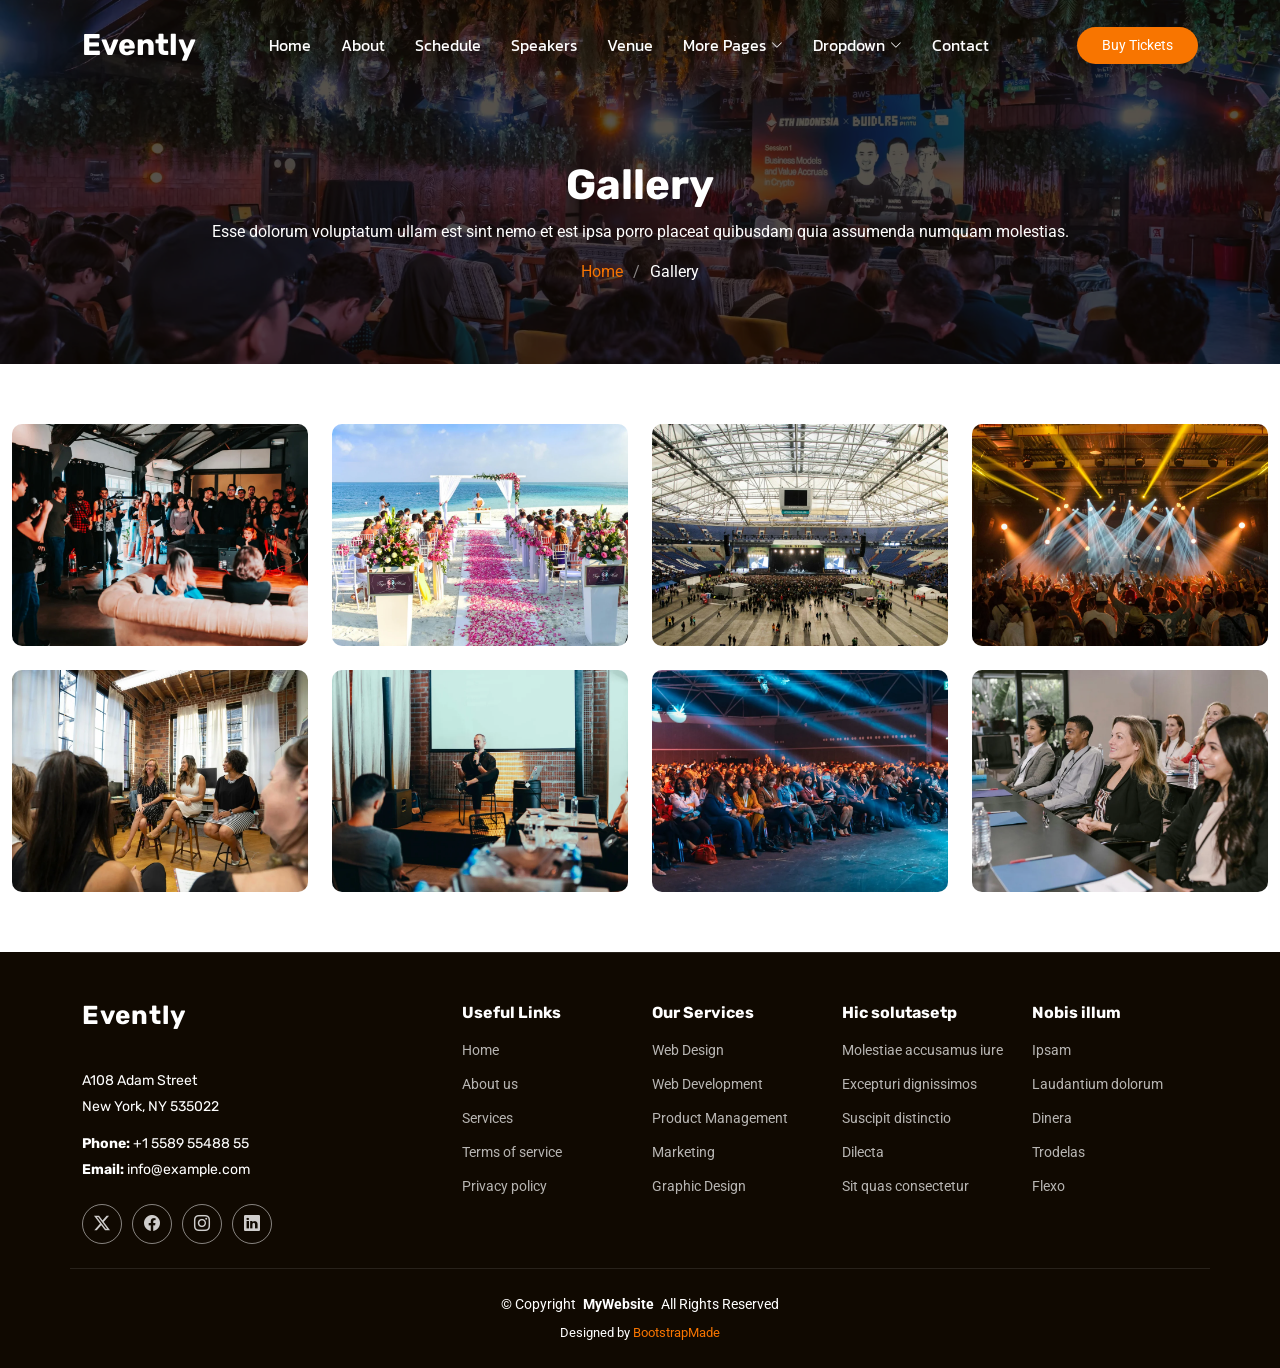
<file: Evently/gallery.html>
<!DOCTYPE html>
<html lang="en">

<head>
  <meta charset="utf-8">
  <meta content="width=device-width, initial-scale=1.0" name="viewport">
  <title>Gallery - Evently Bootstrap Template</title>
  <meta name="description" content="">
  <meta name="keywords" content="">

  <!-- Favicons -->
  <link href="assets/img/favicon.png" rel="icon">
  <link href="assets/img/apple-touch-icon.png" rel="apple-touch-icon">

  <!-- Fonts -->
  <link href="https://fonts.googleapis.com" rel="preconnect">
  <link href="https://fonts.gstatic.com" rel="preconnect" crossorigin>
  <link href="https://fonts.googleapis.com/css2?family=Roboto:ital,wght@0,100;0,300;0,400;0,500;0,700;0,900;1,100;1,300;1,400;1,500;1,700;1,900&family=Rubik:ital,wght@0,300;0,400;0,500;0,600;0,700;0,800;0,900;1,300;1,400;1,500;1,600;1,700;1,800;1,900&family=Kanit:ital,wght@0,100;0,200;0,300;0,400;0,500;0,600;0,700;0,800;0,900;1,100;1,200;1,300;1,400;1,500;1,600;1,700;1,800;1,900&display=swap" rel="stylesheet">

  <!-- Vendor CSS Files -->
  <link href="assets/vendor/bootstrap/css/bootstrap.min.css" rel="stylesheet">
  <link href="assets/vendor/bootstrap-icons/bootstrap-icons.css" rel="stylesheet">
  <link href="assets/vendor/swiper/swiper-bundle.min.css" rel="stylesheet">
  <link href="assets/vendor/glightbox/css/glightbox.min.css" rel="stylesheet">

  <!-- Main CSS File -->
  <link href="assets/css/main.css" rel="stylesheet">

  <!-- =======================================================
  * Template Name: Evently
  * Template URL: https://bootstrapmade.com/evently-bootstrap-events-template/
  * Updated: Jul 19 2025 with Bootstrap v5.3.7
  * Author: BootstrapMade.com
  * License: https://bootstrapmade.com/license/
  ======================================================== -->
</head>

<body class="gallery-page">

  <header id="header" class="header d-flex align-items-center fixed-top">
    <div class="container-fluid container-xl position-relative d-flex align-items-center justify-content-between">

      <a href="index.html" class="logo d-flex align-items-center">
        <!-- Uncomment the line below if you also wish to use an image logo -->
        <!-- <img src="assets/img/logo.webp" alt=""> -->
        <h1 class="sitename">Evently</h1>
      </a>

      <nav id="navmenu" class="navmenu">
        <ul>
          <li><a href="index.html">Home</a></li>
          <li><a href="about.html">About</a></li>
          <li><a href="schedule.html">Schedule</a></li>
          <li><a href="speakers.html">Speakers</a></li>
          <li><a href="venue.html">Venue</a></li>
          <li class="dropdown"><a href="#"><span>More Pages</span> <i class="bi bi-chevron-down toggle-dropdown"></i></a>
            <ul>
              <li><a href="speaker-details.html">Speaker Details</a></li>
              <li><a href="tickets.html">Tickets</a></li>
              <li><a href="buy-tickets.html">Buy Tickets</a></li>
              <li><a href="gallery.html" class="active">Gallery</a></li>
              <li><a href="terms.html">Terms</a></li>
              <li><a href="privacy.html">Privacy</a></li>
              <li><a href="404.html">404</a></li>
            </ul>
          </li>
          <li class="dropdown"><a href="#"><span>Dropdown</span> <i class="bi bi-chevron-down toggle-dropdown"></i></a>
            <ul>
              <li><a href="#">Dropdown 1</a></li>
              <li class="dropdown"><a href="#"><span>Deep Dropdown</span> <i class="bi bi-chevron-down toggle-dropdown"></i></a>
                <ul>
                  <li><a href="#">Deep Dropdown 1</a></li>
                  <li><a href="#">Deep Dropdown 2</a></li>
                  <li><a href="#">Deep Dropdown 3</a></li>
                  <li><a href="#">Deep Dropdown 4</a></li>
                  <li><a href="#">Deep Dropdown 5</a></li>
                </ul>
              </li>
              <li><a href="#">Dropdown 2</a></li>
              <li><a href="#">Dropdown 3</a></li>
              <li><a href="#">Dropdown 4</a></li>
            </ul>
          </li>
          <li><a href="contact.html">Contact</a></li>
        </ul>
        <i class="mobile-nav-toggle d-xl-none bi bi-list"></i>
      </nav>

      <a class="btn-getstarted" href="buy-tickets.html">Buy Tickets</a>

    </div>
  </header>

  <main class="main">

    <!-- Page Title -->
    <div class="page-title dark-background" style="background-image: url(assets/img/events/showcase-9.webp);">
      <div class="container position-relative">
        <h1>Gallery</h1>
        <p>Esse dolorum voluptatum ullam est sint nemo et est ipsa porro placeat quibusdam quia assumenda numquam molestias.</p>
        <nav class="breadcrumbs">
          <ol>
            <li><a href="index.html">Home</a></li>
            <li class="current">Gallery</li>
          </ol>
        </nav>
      </div>
    </div><!-- End Page Title -->

    <!-- Gallery Section -->
    <section id="gallery" class="gallery section">

      <div class="container-fluid">

        <div class="row gy-4 justify-content-center">

          <div class="col-xl-3 col-lg-4 col-md-6">
            <div class="gallery-item h-100">
              <img src="assets/img/events/gallery-1.webp" class="img-fluid" alt="">
              <div class="gallery-links d-flex align-items-center justify-content-center">
                <a href="assets/img/events/gallery-1.webp" title="Gallery 1" class="glightbox preview-link"><i class="bi bi-arrows-angle-expand"></i></a>
                <a href="gallery-single.html" class="details-link"><i class="bi bi-link-45deg"></i></a>
              </div>
            </div>
          </div><!-- End Gallery Item -->

          <div class="col-xl-3 col-lg-4 col-md-6">
            <div class="gallery-item h-100">
              <img src="assets/img/events/gallery-2.webp" class="img-fluid" alt="">
              <div class="gallery-links d-flex align-items-center justify-content-center">
                <a href="assets/img/events/gallery-2.webp" title="Gallery 2" class="glightbox preview-link"><i class="bi bi-arrows-angle-expand"></i></a>
                <a href="gallery-single.html" class="details-link"><i class="bi bi-link-45deg"></i></a>
              </div>
            </div>
          </div><!-- End Gallery Item -->

          <div class="col-xl-3 col-lg-4 col-md-6">
            <div class="gallery-item h-100">
              <img src="assets/img/events/gallery-3.webp" class="img-fluid" alt="">
              <div class="gallery-links d-flex align-items-center justify-content-center">
                <a href="assets/img/events/gallery-3.webp" title="Gallery 3" class="glightbox preview-link"><i class="bi bi-arrows-angle-expand"></i></a>
                <a href="gallery-single.html" class="details-link"><i class="bi bi-link-45deg"></i></a>
              </div>
            </div>
          </div><!-- End Gallery Item -->

          <div class="col-xl-3 col-lg-4 col-md-6">
            <div class="gallery-item h-100">
              <img src="assets/img/events/gallery-4.webp" class="img-fluid" alt="">
              <div class="gallery-links d-flex align-items-center justify-content-center">
                <a href="assets/img/events/gallery-4.webp" title="Gallery 4" class="glightbox preview-link"><i class="bi bi-arrows-angle-expand"></i></a>
                <a href="gallery-single.html" class="details-link"><i class="bi bi-link-45deg"></i></a>
              </div>
            </div>
          </div><!-- End Gallery Item -->

          <div class="col-xl-3 col-lg-4 col-md-6">
            <div class="gallery-item h-100">
              <img src="assets/img/events/gallery-5.webp" class="img-fluid" alt="">
              <div class="gallery-links d-flex align-items-center justify-content-center">
                <a href="assets/img/events/gallery-5.webp" title="Gallery 5" class="glightbox preview-link"><i class="bi bi-arrows-angle-expand"></i></a>
                <a href="gallery-single.html" class="details-link"><i class="bi bi-link-45deg"></i></a>
              </div>
            </div>
          </div><!-- End Gallery Item -->

          <div class="col-xl-3 col-lg-4 col-md-6">
            <div class="gallery-item h-100">
              <img src="assets/img/events/gallery-6.webp" class="img-fluid" alt="">
              <div class="gallery-links d-flex align-items-center justify-content-center">
                <a href="assets/img/events/gallery-6.webp" title="Gallery 6" class="glightbox preview-link"><i class="bi bi-arrows-angle-expand"></i></a>
                <a href="gallery-single.html" class="details-link"><i class="bi bi-link-45deg"></i></a>
              </div>
            </div>
          </div><!-- End Gallery Item -->

          <div class="col-xl-3 col-lg-4 col-md-6">
            <div class="gallery-item h-100">
              <img src="assets/img/events/gallery-7.webp" class="img-fluid" alt="">
              <div class="gallery-links d-flex align-items-center justify-content-center">
                <a href="assets/img/events/gallery-7.webp" title="Gallery 7" class="glightbox preview-link"><i class="bi bi-arrows-angle-expand"></i></a>
                <a href="gallery-single.html" class="details-link"><i class="bi bi-link-45deg"></i></a>
              </div>
            </div>
          </div><!-- End Gallery Item -->

          <div class="col-xl-3 col-lg-4 col-md-6">
            <div class="gallery-item h-100">
              <img src="assets/img/events/gallery-8.webp" class="img-fluid" alt="">
              <div class="gallery-links d-flex align-items-center justify-content-center">
                <a href="assets/img/events/gallery-8.webp" title="Gallery 8" class="glightbox preview-link"><i class="bi bi-arrows-angle-expand"></i></a>
                <a href="gallery-single.html" class="details-link"><i class="bi bi-link-45deg"></i></a>
              </div>
            </div>
          </div><!-- End Gallery Item -->

        </div>

      </div>

    </section><!-- /Gallery Section -->

  </main>

  <footer id="footer" class="footer position-relative dark-background">

    <div class="container footer-top">
      <div class="row gy-4">
        <div class="col-lg-4 col-md-6 footer-about">
          <a href="index.html" class="logo d-flex align-items-center">
            <span class="sitename">Evently</span>
          </a>
          <div class="footer-contact pt-3">
            <p>A108 Adam Street</p>
            <p>New York, NY 535022</p>
            <p class="mt-3"><strong>Phone:</strong> <span>+1 5589 55488 55</span></p>
            <p><strong>Email:</strong> <span>info@example.com</span></p>
          </div>
          <div class="social-links d-flex mt-4">
            <a href=""><i class="bi bi-twitter-x"></i></a>
            <a href=""><i class="bi bi-facebook"></i></a>
            <a href=""><i class="bi bi-instagram"></i></a>
            <a href=""><i class="bi bi-linkedin"></i></a>
          </div>
        </div>

        <div class="col-lg-2 col-md-3 footer-links">
          <h4>Useful Links</h4>
          <ul>
            <li><a href="#">Home</a></li>
            <li><a href="#">About us</a></li>
            <li><a href="#">Services</a></li>
            <li><a href="#">Terms of service</a></li>
            <li><a href="#">Privacy policy</a></li>
          </ul>
        </div>

        <div class="col-lg-2 col-md-3 footer-links">
          <h4>Our Services</h4>
          <ul>
            <li><a href="#">Web Design</a></li>
            <li><a href="#">Web Development</a></li>
            <li><a href="#">Product Management</a></li>
            <li><a href="#">Marketing</a></li>
            <li><a href="#">Graphic Design</a></li>
          </ul>
        </div>

        <div class="col-lg-2 col-md-3 footer-links">
          <h4>Hic solutasetp</h4>
          <ul>
            <li><a href="#">Molestiae accusamus iure</a></li>
            <li><a href="#">Excepturi dignissimos</a></li>
            <li><a href="#">Suscipit distinctio</a></li>
            <li><a href="#">Dilecta</a></li>
            <li><a href="#">Sit quas consectetur</a></li>
          </ul>
        </div>

        <div class="col-lg-2 col-md-3 footer-links">
          <h4>Nobis illum</h4>
          <ul>
            <li><a href="#">Ipsam</a></li>
            <li><a href="#">Laudantium dolorum</a></li>
            <li><a href="#">Dinera</a></li>
            <li><a href="#">Trodelas</a></li>
            <li><a href="#">Flexo</a></li>
          </ul>
        </div>

      </div>
    </div>

    <div class="container copyright text-center mt-4">
      <p>© <span>Copyright</span> <strong class="px-1 sitename">MyWebsite</strong> <span>All Rights Reserved</span></p>
      <div class="credits">
        <!-- All the links in the footer should remain intact. -->
        <!-- You can delete the links only if you've purchased the pro version. -->
        <!-- Licensing information: https://bootstrapmade.com/license/ -->
        <!-- Purchase the pro version with working PHP/AJAX contact form: [buy-url] -->
        Designed by <a href="https://bootstrapmade.com/">BootstrapMade</a>
      </div>
    </div>

  </footer>

  <!-- Scroll Top -->
  <a href="#" id="scroll-top" class="scroll-top d-flex align-items-center justify-content-center"><i class="bi bi-arrow-up-short"></i></a>

  <!-- Preloader -->
  <div id="preloader"></div>

  <!-- Vendor JS Files -->
  <script src="assets/vendor/bootstrap/js/bootstrap.bundle.min.js"></script>
  <script src="assets/vendor/php-email-form/validate.js"></script>
  <script src="assets/vendor/purecounter/purecounter_vanilla.js"></script>
  <script src="assets/vendor/swiper/swiper-bundle.min.js"></script>
  <script src="assets/vendor/glightbox/js/glightbox.min.js"></script>

  <!-- Main JS File -->
  <script src="assets/js/main.js"></script>

</body>

</html>
</file>
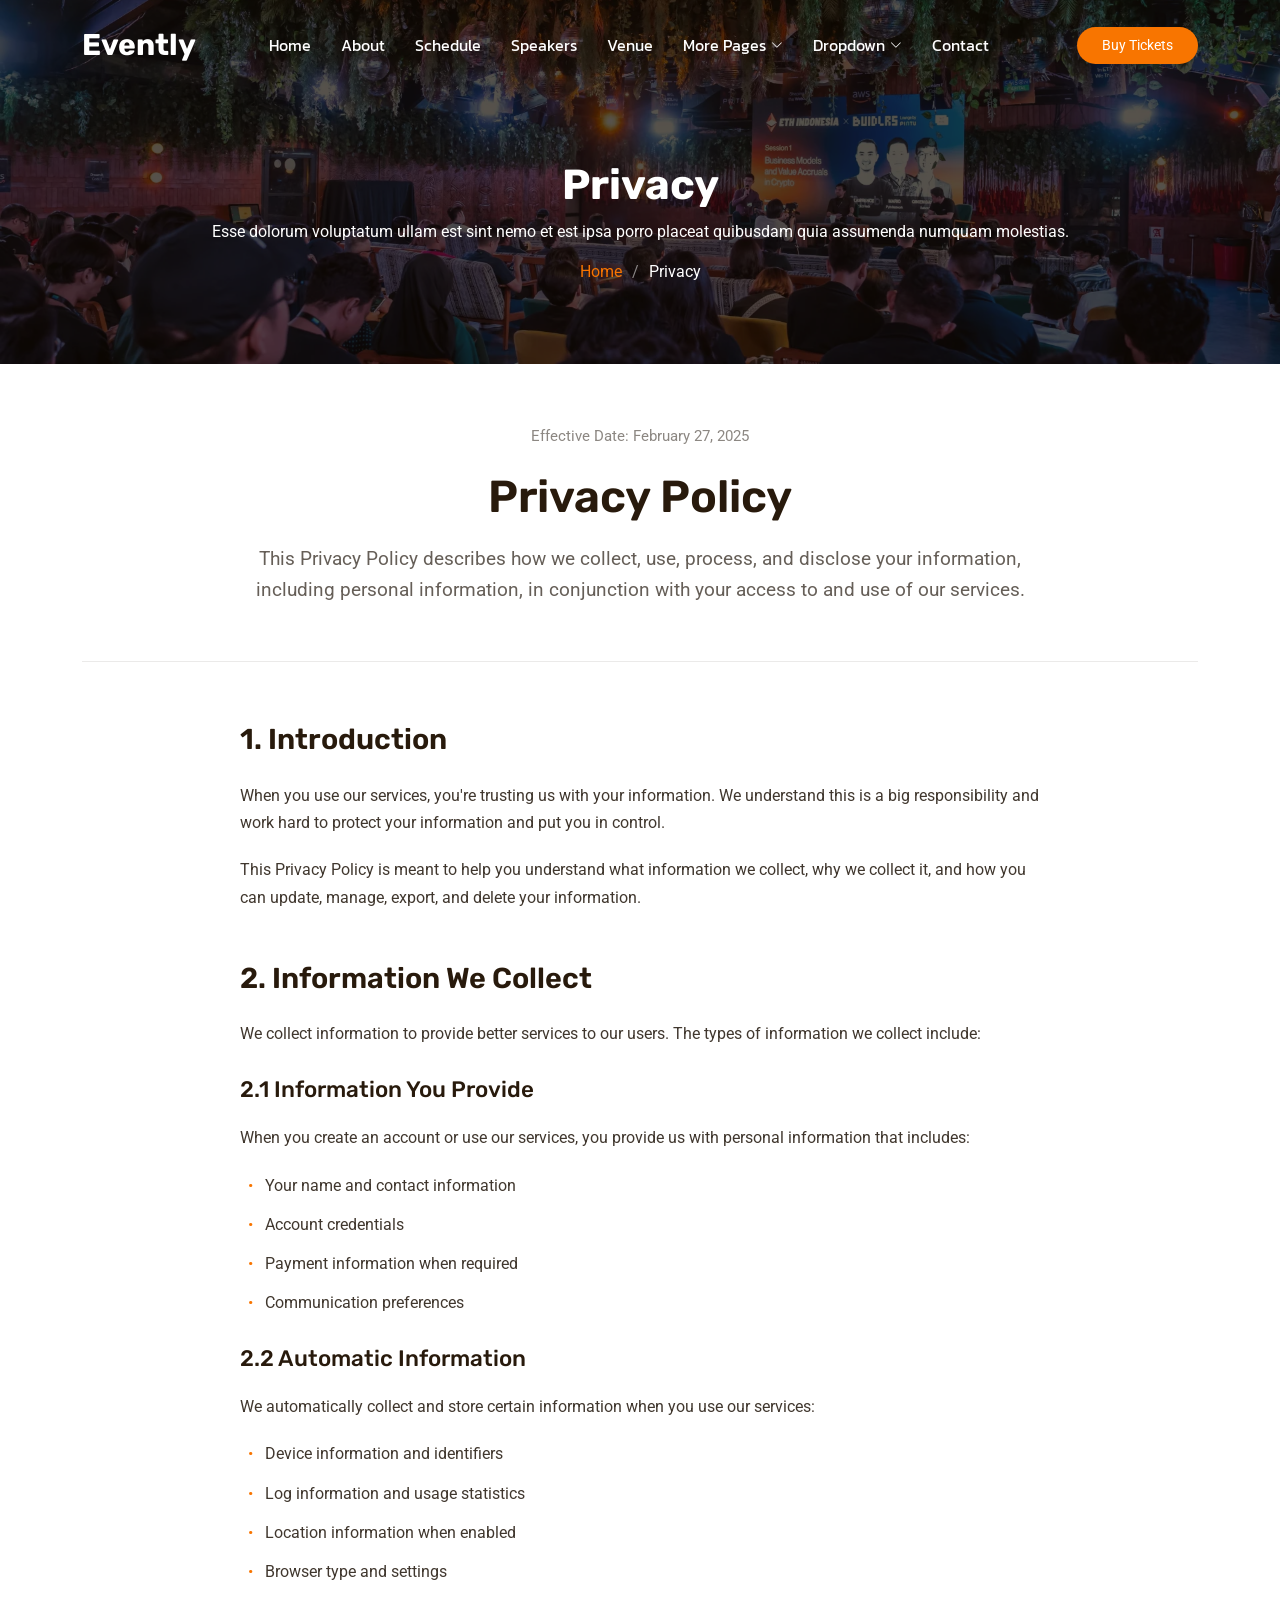
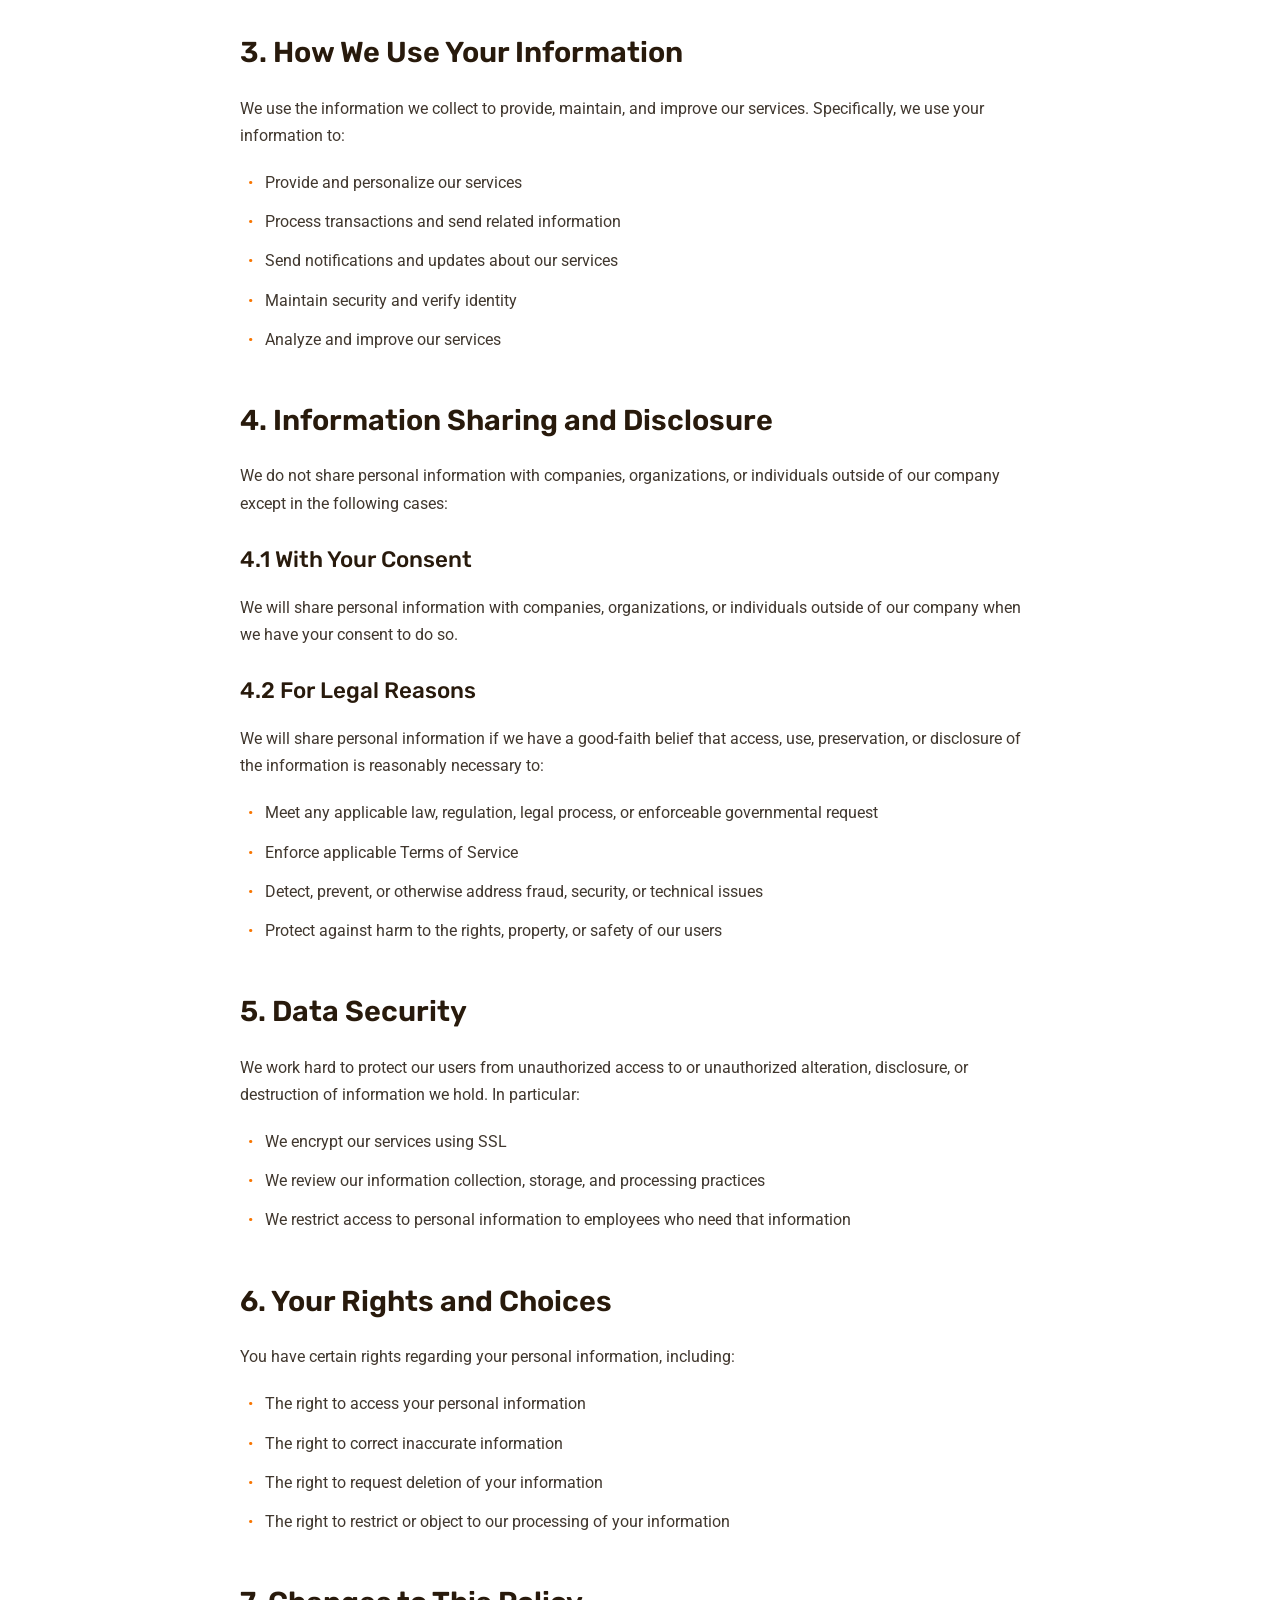
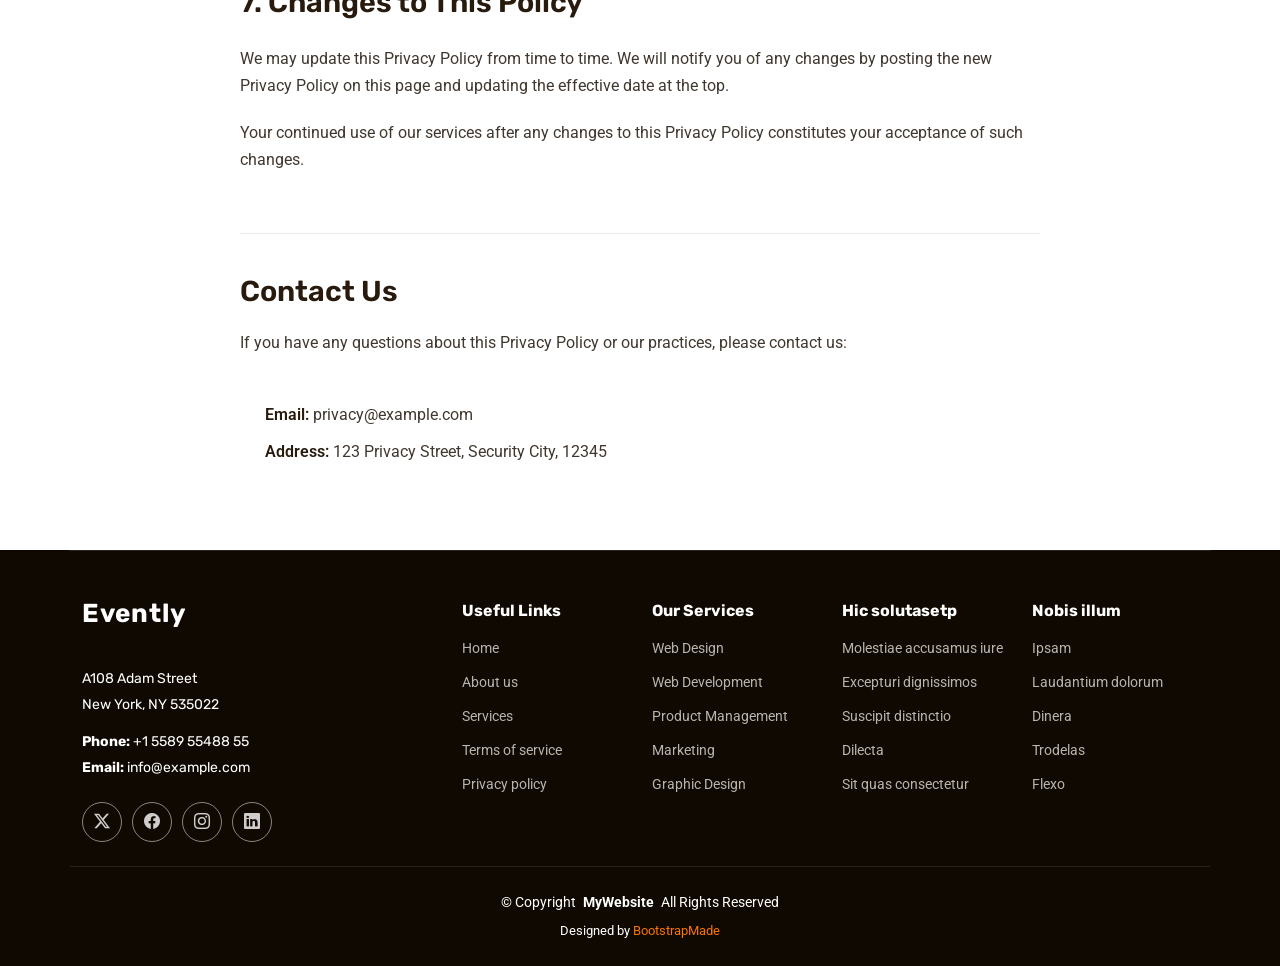
<file: Evently/privacy.html>
<!DOCTYPE html>
<html lang="en">

<head>
  <meta charset="utf-8">
  <meta content="width=device-width, initial-scale=1.0" name="viewport">
  <title>Privacy - Evently Bootstrap Template</title>
  <meta name="description" content="">
  <meta name="keywords" content="">

  <!-- Favicons -->
  <link href="assets/img/favicon.png" rel="icon">
  <link href="assets/img/apple-touch-icon.png" rel="apple-touch-icon">

  <!-- Fonts -->
  <link href="https://fonts.googleapis.com" rel="preconnect">
  <link href="https://fonts.gstatic.com" rel="preconnect" crossorigin>
  <link href="https://fonts.googleapis.com/css2?family=Roboto:ital,wght@0,100;0,300;0,400;0,500;0,700;0,900;1,100;1,300;1,400;1,500;1,700;1,900&family=Rubik:ital,wght@0,300;0,400;0,500;0,600;0,700;0,800;0,900;1,300;1,400;1,500;1,600;1,700;1,800;1,900&family=Kanit:ital,wght@0,100;0,200;0,300;0,400;0,500;0,600;0,700;0,800;0,900;1,100;1,200;1,300;1,400;1,500;1,600;1,700;1,800;1,900&display=swap" rel="stylesheet">

  <!-- Vendor CSS Files -->
  <link href="assets/vendor/bootstrap/css/bootstrap.min.css" rel="stylesheet">
  <link href="assets/vendor/bootstrap-icons/bootstrap-icons.css" rel="stylesheet">
  <link href="assets/vendor/swiper/swiper-bundle.min.css" rel="stylesheet">
  <link href="assets/vendor/glightbox/css/glightbox.min.css" rel="stylesheet">

  <!-- Main CSS File -->
  <link href="assets/css/main.css" rel="stylesheet">

  <!-- =======================================================
  * Template Name: Evently
  * Template URL: https://bootstrapmade.com/evently-bootstrap-events-template/
  * Updated: Jul 19 2025 with Bootstrap v5.3.7
  * Author: BootstrapMade.com
  * License: https://bootstrapmade.com/license/
  ======================================================== -->
</head>

<body class="privacy-page">

  <header id="header" class="header d-flex align-items-center fixed-top">
    <div class="container-fluid container-xl position-relative d-flex align-items-center justify-content-between">

      <a href="index.html" class="logo d-flex align-items-center">
        <!-- Uncomment the line below if you also wish to use an image logo -->
        <!-- <img src="assets/img/logo.webp" alt=""> -->
        <h1 class="sitename">Evently</h1>
      </a>

      <nav id="navmenu" class="navmenu">
        <ul>
          <li><a href="index.html">Home</a></li>
          <li><a href="about.html">About</a></li>
          <li><a href="schedule.html">Schedule</a></li>
          <li><a href="speakers.html">Speakers</a></li>
          <li><a href="venue.html">Venue</a></li>
          <li class="dropdown"><a href="#"><span>More Pages</span> <i class="bi bi-chevron-down toggle-dropdown"></i></a>
            <ul>
              <li><a href="speaker-details.html">Speaker Details</a></li>
              <li><a href="tickets.html">Tickets</a></li>
              <li><a href="buy-tickets.html">Buy Tickets</a></li>
              <li><a href="gallery.html">Gallery</a></li>
              <li><a href="terms.html">Terms</a></li>
              <li><a href="privacy.html" class="active">Privacy</a></li>
              <li><a href="404.html">404</a></li>
            </ul>
          </li>
          <li class="dropdown"><a href="#"><span>Dropdown</span> <i class="bi bi-chevron-down toggle-dropdown"></i></a>
            <ul>
              <li><a href="#">Dropdown 1</a></li>
              <li class="dropdown"><a href="#"><span>Deep Dropdown</span> <i class="bi bi-chevron-down toggle-dropdown"></i></a>
                <ul>
                  <li><a href="#">Deep Dropdown 1</a></li>
                  <li><a href="#">Deep Dropdown 2</a></li>
                  <li><a href="#">Deep Dropdown 3</a></li>
                  <li><a href="#">Deep Dropdown 4</a></li>
                  <li><a href="#">Deep Dropdown 5</a></li>
                </ul>
              </li>
              <li><a href="#">Dropdown 2</a></li>
              <li><a href="#">Dropdown 3</a></li>
              <li><a href="#">Dropdown 4</a></li>
            </ul>
          </li>
          <li><a href="contact.html">Contact</a></li>
        </ul>
        <i class="mobile-nav-toggle d-xl-none bi bi-list"></i>
      </nav>

      <a class="btn-getstarted" href="buy-tickets.html">Buy Tickets</a>

    </div>
  </header>

  <main class="main">

    <!-- Page Title -->
    <div class="page-title dark-background" style="background-image: url(assets/img/events/showcase-9.webp);">
      <div class="container position-relative">
        <h1>Privacy</h1>
        <p>Esse dolorum voluptatum ullam est sint nemo et est ipsa porro placeat quibusdam quia assumenda numquam molestias.</p>
        <nav class="breadcrumbs">
          <ol>
            <li><a href="index.html">Home</a></li>
            <li class="current">Privacy</li>
          </ol>
        </nav>
      </div>
    </div><!-- End Page Title -->

    <!-- Privacy Section -->
    <section id="privacy" class="privacy section">

      <div class="container">
        <!-- Header -->
        <div class="privacy-header">
          <div class="header-content">
            <div class="last-updated">Effective Date: February 27, 2025</div>
            <h1>Privacy Policy</h1>
            <p class="intro-text">This Privacy Policy describes how we collect, use, process, and disclose your information, including personal information, in conjunction with your access to and use of our services.</p>
          </div>
        </div>

        <!-- Main Content -->
        <div class="privacy-content">
          <!-- Introduction -->
          <div class="content-section">
            <h2>1. Introduction</h2>
            <p>When you use our services, you're trusting us with your information. We understand this is a big responsibility and work hard to protect your information and put you in control.</p>
            <p>This Privacy Policy is meant to help you understand what information we collect, why we collect it, and how you can update, manage, export, and delete your information.</p>
          </div>

          <!-- Information Collection -->
          <div class="content-section">
            <h2>2. Information We Collect</h2>
            <p>We collect information to provide better services to our users. The types of information we collect include:</p>

            <h3>2.1 Information You Provide</h3>
            <p>When you create an account or use our services, you provide us with personal information that includes:</p>
            <ul>
              <li>Your name and contact information</li>
              <li>Account credentials</li>
              <li>Payment information when required</li>
              <li>Communication preferences</li>
            </ul>

            <h3>2.2 Automatic Information</h3>
            <p>We automatically collect and store certain information when you use our services:</p>
            <ul>
              <li>Device information and identifiers</li>
              <li>Log information and usage statistics</li>
              <li>Location information when enabled</li>
              <li>Browser type and settings</li>
            </ul>
          </div>

          <!-- Use of Information -->
          <div class="content-section">
            <h2>3. How We Use Your Information</h2>
            <p>We use the information we collect to provide, maintain, and improve our services. Specifically, we use your information to:</p>
            <ul>
              <li>Provide and personalize our services</li>
              <li>Process transactions and send related information</li>
              <li>Send notifications and updates about our services</li>
              <li>Maintain security and verify identity</li>
              <li>Analyze and improve our services</li>
            </ul>
          </div>

          <!-- Information Sharing -->
          <div class="content-section">
            <h2>4. Information Sharing and Disclosure</h2>
            <p>We do not share personal information with companies, organizations, or individuals outside of our company except in the following cases:</p>

            <h3>4.1 With Your Consent</h3>
            <p>We will share personal information with companies, organizations, or individuals outside of our company when we have your consent to do so.</p>

            <h3>4.2 For Legal Reasons</h3>
            <p>We will share personal information if we have a good-faith belief that access, use, preservation, or disclosure of the information is reasonably necessary to:</p>
            <ul>
              <li>Meet any applicable law, regulation, legal process, or enforceable governmental request</li>
              <li>Enforce applicable Terms of Service</li>
              <li>Detect, prevent, or otherwise address fraud, security, or technical issues</li>
              <li>Protect against harm to the rights, property, or safety of our users</li>
            </ul>
          </div>

          <!-- Data Security -->
          <div class="content-section">
            <h2>5. Data Security</h2>
            <p>We work hard to protect our users from unauthorized access to or unauthorized alteration, disclosure, or destruction of information we hold. In particular:</p>
            <ul>
              <li>We encrypt our services using SSL</li>
              <li>We review our information collection, storage, and processing practices</li>
              <li>We restrict access to personal information to employees who need that information</li>
            </ul>
          </div>

          <!-- Your Rights -->
          <div class="content-section">
            <h2>6. Your Rights and Choices</h2>
            <p>You have certain rights regarding your personal information, including:</p>
            <ul>
              <li>The right to access your personal information</li>
              <li>The right to correct inaccurate information</li>
              <li>The right to request deletion of your information</li>
              <li>The right to restrict or object to our processing of your information</li>
            </ul>
          </div>

          <!-- Policy Updates -->
          <div class="content-section">
            <h2>7. Changes to This Policy</h2>
            <p>We may update this Privacy Policy from time to time. We will notify you of any changes by posting the new Privacy Policy on this page and updating the effective date at the top.</p>
            <p>Your continued use of our services after any changes to this Privacy Policy constitutes your acceptance of such changes.</p>
          </div>
        </div>

        <!-- Contact Section -->
        <div class="privacy-contact">
          <h2>Contact Us</h2>
          <p>If you have any questions about this Privacy Policy or our practices, please contact us:</p>
          <div class="contact-details">
            <p><strong>Email:</strong> privacy@example.com</p>
            <p><strong>Address:</strong> 123 Privacy Street, Security City, 12345</p>
          </div>
        </div>

      </div>

    </section><!-- /Privacy Section -->

  </main>

  <footer id="footer" class="footer position-relative dark-background">

    <div class="container footer-top">
      <div class="row gy-4">
        <div class="col-lg-4 col-md-6 footer-about">
          <a href="index.html" class="logo d-flex align-items-center">
            <span class="sitename">Evently</span>
          </a>
          <div class="footer-contact pt-3">
            <p>A108 Adam Street</p>
            <p>New York, NY 535022</p>
            <p class="mt-3"><strong>Phone:</strong> <span>+1 5589 55488 55</span></p>
            <p><strong>Email:</strong> <span>info@example.com</span></p>
          </div>
          <div class="social-links d-flex mt-4">
            <a href=""><i class="bi bi-twitter-x"></i></a>
            <a href=""><i class="bi bi-facebook"></i></a>
            <a href=""><i class="bi bi-instagram"></i></a>
            <a href=""><i class="bi bi-linkedin"></i></a>
          </div>
        </div>

        <div class="col-lg-2 col-md-3 footer-links">
          <h4>Useful Links</h4>
          <ul>
            <li><a href="#">Home</a></li>
            <li><a href="#">About us</a></li>
            <li><a href="#">Services</a></li>
            <li><a href="#">Terms of service</a></li>
            <li><a href="#">Privacy policy</a></li>
          </ul>
        </div>

        <div class="col-lg-2 col-md-3 footer-links">
          <h4>Our Services</h4>
          <ul>
            <li><a href="#">Web Design</a></li>
            <li><a href="#">Web Development</a></li>
            <li><a href="#">Product Management</a></li>
            <li><a href="#">Marketing</a></li>
            <li><a href="#">Graphic Design</a></li>
          </ul>
        </div>

        <div class="col-lg-2 col-md-3 footer-links">
          <h4>Hic solutasetp</h4>
          <ul>
            <li><a href="#">Molestiae accusamus iure</a></li>
            <li><a href="#">Excepturi dignissimos</a></li>
            <li><a href="#">Suscipit distinctio</a></li>
            <li><a href="#">Dilecta</a></li>
            <li><a href="#">Sit quas consectetur</a></li>
          </ul>
        </div>

        <div class="col-lg-2 col-md-3 footer-links">
          <h4>Nobis illum</h4>
          <ul>
            <li><a href="#">Ipsam</a></li>
            <li><a href="#">Laudantium dolorum</a></li>
            <li><a href="#">Dinera</a></li>
            <li><a href="#">Trodelas</a></li>
            <li><a href="#">Flexo</a></li>
          </ul>
        </div>

      </div>
    </div>

    <div class="container copyright text-center mt-4">
      <p>© <span>Copyright</span> <strong class="px-1 sitename">MyWebsite</strong> <span>All Rights Reserved</span></p>
      <div class="credits">
        <!-- All the links in the footer should remain intact. -->
        <!-- You can delete the links only if you've purchased the pro version. -->
        <!-- Licensing information: https://bootstrapmade.com/license/ -->
        <!-- Purchase the pro version with working PHP/AJAX contact form: [buy-url] -->
        Designed by <a href="https://bootstrapmade.com/">BootstrapMade</a>
      </div>
    </div>

  </footer>

  <!-- Scroll Top -->
  <a href="#" id="scroll-top" class="scroll-top d-flex align-items-center justify-content-center"><i class="bi bi-arrow-up-short"></i></a>

  <!-- Preloader -->
  <div id="preloader"></div>

  <!-- Vendor JS Files -->
  <script src="assets/vendor/bootstrap/js/bootstrap.bundle.min.js"></script>
  <script src="assets/vendor/php-email-form/validate.js"></script>
  <script src="assets/vendor/purecounter/purecounter_vanilla.js"></script>
  <script src="assets/vendor/swiper/swiper-bundle.min.js"></script>
  <script src="assets/vendor/glightbox/js/glightbox.min.js"></script>

  <!-- Main JS File -->
  <script src="assets/js/main.js"></script>

</body>

</html>
</file>
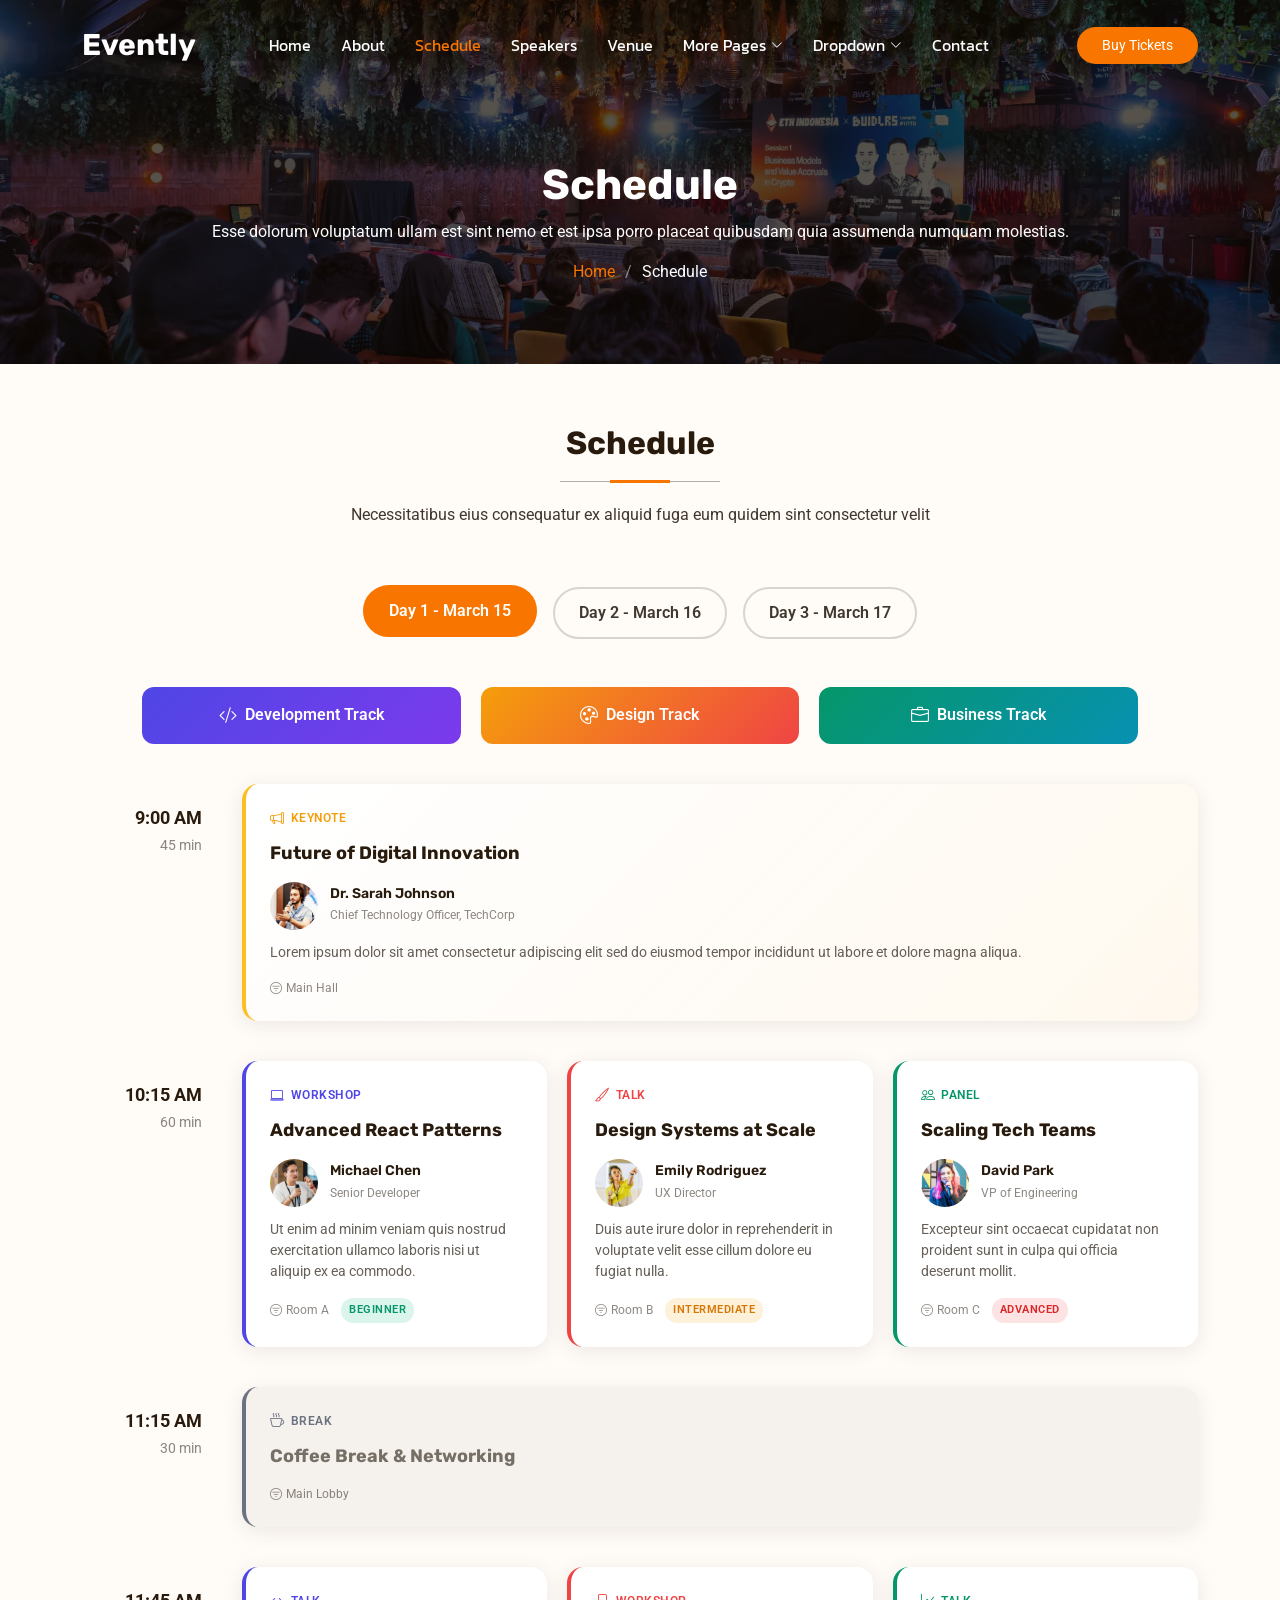
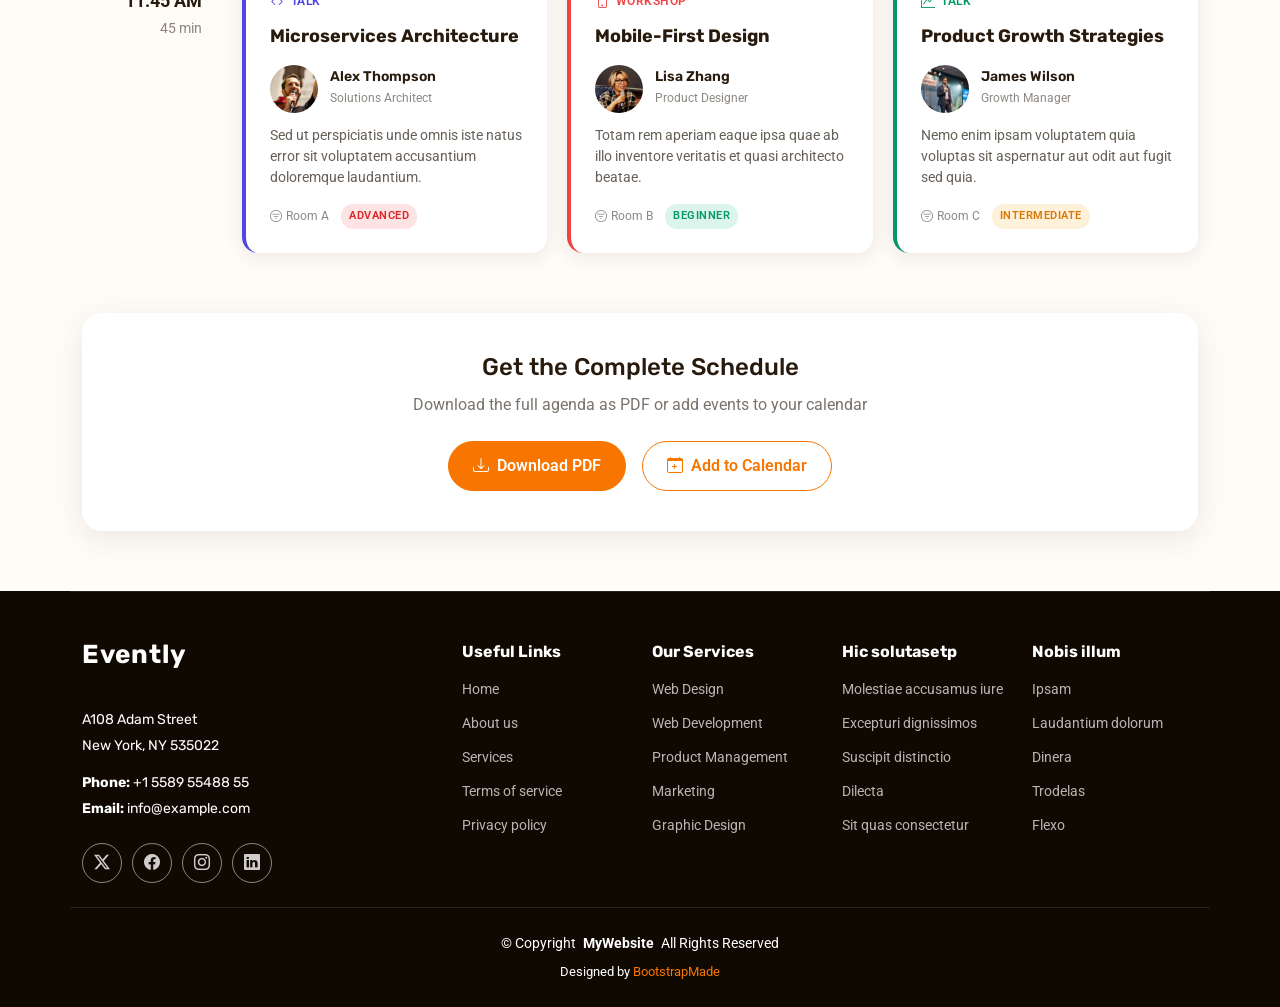
<file: Evently/schedule.html>
<!DOCTYPE html>
<html lang="en">

<head>
  <meta charset="utf-8">
  <meta content="width=device-width, initial-scale=1.0" name="viewport">
  <title>Schedule - Evently Bootstrap Template</title>
  <meta name="description" content="">
  <meta name="keywords" content="">

  <!-- Favicons -->
  <link href="assets/img/favicon.png" rel="icon">
  <link href="assets/img/apple-touch-icon.png" rel="apple-touch-icon">

  <!-- Fonts -->
  <link href="https://fonts.googleapis.com" rel="preconnect">
  <link href="https://fonts.gstatic.com" rel="preconnect" crossorigin>
  <link href="https://fonts.googleapis.com/css2?family=Roboto:ital,wght@0,100;0,300;0,400;0,500;0,700;0,900;1,100;1,300;1,400;1,500;1,700;1,900&family=Rubik:ital,wght@0,300;0,400;0,500;0,600;0,700;0,800;0,900;1,300;1,400;1,500;1,600;1,700;1,800;1,900&family=Kanit:ital,wght@0,100;0,200;0,300;0,400;0,500;0,600;0,700;0,800;0,900;1,100;1,200;1,300;1,400;1,500;1,600;1,700;1,800;1,900&display=swap" rel="stylesheet">

  <!-- Vendor CSS Files -->
  <link href="assets/vendor/bootstrap/css/bootstrap.min.css" rel="stylesheet">
  <link href="assets/vendor/bootstrap-icons/bootstrap-icons.css" rel="stylesheet">
  <link href="assets/vendor/swiper/swiper-bundle.min.css" rel="stylesheet">
  <link href="assets/vendor/glightbox/css/glightbox.min.css" rel="stylesheet">

  <!-- Main CSS File -->
  <link href="assets/css/main.css" rel="stylesheet">

  <!-- =======================================================
  * Template Name: Evently
  * Template URL: https://bootstrapmade.com/evently-bootstrap-events-template/
  * Updated: Jul 19 2025 with Bootstrap v5.3.7
  * Author: BootstrapMade.com
  * License: https://bootstrapmade.com/license/
  ======================================================== -->
</head>

<body class="schedule-page">

  <header id="header" class="header d-flex align-items-center fixed-top">
    <div class="container-fluid container-xl position-relative d-flex align-items-center justify-content-between">

      <a href="index.html" class="logo d-flex align-items-center">
        <!-- Uncomment the line below if you also wish to use an image logo -->
        <!-- <img src="assets/img/logo.webp" alt=""> -->
        <h1 class="sitename">Evently</h1>
      </a>

      <nav id="navmenu" class="navmenu">
        <ul>
          <li><a href="index.html">Home</a></li>
          <li><a href="about.html">About</a></li>
          <li><a href="schedule.html" class="active">Schedule</a></li>
          <li><a href="speakers.html">Speakers</a></li>
          <li><a href="venue.html">Venue</a></li>
          <li class="dropdown"><a href="#"><span>More Pages</span> <i class="bi bi-chevron-down toggle-dropdown"></i></a>
            <ul>
              <li><a href="speaker-details.html">Speaker Details</a></li>
              <li><a href="tickets.html">Tickets</a></li>
              <li><a href="buy-tickets.html">Buy Tickets</a></li>
              <li><a href="gallery.html">Gallery</a></li>
              <li><a href="terms.html">Terms</a></li>
              <li><a href="privacy.html">Privacy</a></li>
              <li><a href="404.html">404</a></li>
            </ul>
          </li>
          <li class="dropdown"><a href="#"><span>Dropdown</span> <i class="bi bi-chevron-down toggle-dropdown"></i></a>
            <ul>
              <li><a href="#">Dropdown 1</a></li>
              <li class="dropdown"><a href="#"><span>Deep Dropdown</span> <i class="bi bi-chevron-down toggle-dropdown"></i></a>
                <ul>
                  <li><a href="#">Deep Dropdown 1</a></li>
                  <li><a href="#">Deep Dropdown 2</a></li>
                  <li><a href="#">Deep Dropdown 3</a></li>
                  <li><a href="#">Deep Dropdown 4</a></li>
                  <li><a href="#">Deep Dropdown 5</a></li>
                </ul>
              </li>
              <li><a href="#">Dropdown 2</a></li>
              <li><a href="#">Dropdown 3</a></li>
              <li><a href="#">Dropdown 4</a></li>
            </ul>
          </li>
          <li><a href="contact.html">Contact</a></li>
        </ul>
        <i class="mobile-nav-toggle d-xl-none bi bi-list"></i>
      </nav>

      <a class="btn-getstarted" href="buy-tickets.html">Buy Tickets</a>

    </div>
  </header>

  <main class="main">

    <!-- Page Title -->
    <div class="page-title dark-background" style="background-image: url(assets/img/events/showcase-9.webp);">
      <div class="container position-relative">
        <h1>Schedule</h1>
        <p>Esse dolorum voluptatum ullam est sint nemo et est ipsa porro placeat quibusdam quia assumenda numquam molestias.</p>
        <nav class="breadcrumbs">
          <ol>
            <li><a href="index.html">Home</a></li>
            <li class="current">Schedule</li>
          </ol>
        </nav>
      </div>
    </div><!-- End Page Title -->

    <!-- Schedule Section -->
    <section id="schedule" class="schedule section light-background">

      <!-- Section Title -->
      <div class="container section-title">
        <h2>Schedule</h2>
        <p>Necessitatibus eius consequatur ex aliquid fuga eum quidem sint consectetur velit</p>
      </div><!-- End Section Title -->

      <div class="container">

        <!-- Day Selector -->
        <div class="schedule-tabs">
          <ul class="nav nav-pills justify-content-center mb-5">
            <li class="nav-item">
              <button class="nav-link active" data-bs-toggle="pill" data-bs-target="#schedule-day1">Day 1 - March 15</button>
            </li>
            <li class="nav-item">
              <button class="nav-link" data-bs-toggle="pill" data-bs-target="#schedule-day2">Day 2 - March 16</button>
            </li>
            <li class="nav-item">
              <button class="nav-link" data-bs-toggle="pill" data-bs-target="#schedule-day3">Day 3 - March 17</button>
            </li>
          </ul>
        </div>

        <!-- Schedule Content -->
        <div class="tab-content schedule-content">

          <!-- Day 1 Schedule -->
          <div class="tab-pane fade show active" id="schedule-day1">

            <!-- Track Headers -->
            <div class="track-headers">
              <div class="track-header development">
                <i class="bi bi-code-slash"></i>
                <span>Development Track</span>
              </div>
              <div class="track-header design">
                <i class="bi bi-palette"></i>
                <span>Design Track</span>
              </div>
              <div class="track-header business">
                <i class="bi bi-briefcase"></i>
                <span>Business Track</span>
              </div>
            </div>

            <div class="schedule-timeline">

              <!-- Time Slot 1 -->
              <div class="time-slot">
                <div class="time-label">
                  <span class="time">9:00 AM</span>
                  <span class="duration">45 min</span>
                </div>
                <div class="sessions-row">
                  <div class="session-card keynote" colspan="3">
                    <div class="session-type">
                      <i class="bi bi-megaphone"></i>
                      <span>Keynote</span>
                    </div>
                    <h4>Future of Digital Innovation</h4>
                    <div class="speaker">
                      <img src="assets/img/events/speaker-1.webp" alt="Speaker" class="speaker-image">
                      <div class="speaker-details">
                        <h5>Dr. Sarah Johnson</h5>
                        <span>Chief Technology Officer, TechCorp</span>
                      </div>
                    </div>
                    <p>Lorem ipsum dolor sit amet consectetur adipiscing elit sed do eiusmod tempor incididunt ut labore et dolore magna aliqua.</p>
                    <div class="session-meta">
                      <span class="venue">Main Hall</span>
                    </div>
                  </div>
                </div>
              </div>

              <!-- Time Slot 2 -->
              <div class="time-slot">
                <div class="time-label">
                  <span class="time">10:15 AM</span>
                  <span class="duration">60 min</span>
                </div>
                <div class="sessions-row">
                  <div class="session-card development">
                    <div class="session-type">
                      <i class="bi bi-laptop"></i>
                      <span>Workshop</span>
                    </div>
                    <h4>Advanced React Patterns</h4>
                    <div class="speaker">
                      <img src="assets/img/events/speaker-2.webp" alt="Speaker" class="speaker-image">
                      <div class="speaker-details">
                        <h5>Michael Chen</h5>
                        <span>Senior Developer</span>
                      </div>
                    </div>
                    <p>Ut enim ad minim veniam quis nostrud exercitation ullamco laboris nisi ut aliquip ex ea commodo.</p>
                    <div class="session-meta">
                      <span class="venue">Room A</span>
                      <span class="level beginner">Beginner</span>
                    </div>
                  </div>
                  <div class="session-card design">
                    <div class="session-type">
                      <i class="bi bi-brush"></i>
                      <span>Talk</span>
                    </div>
                    <h4>Design Systems at Scale</h4>
                    <div class="speaker">
                      <img src="assets/img/events/speaker-3.webp" alt="Speaker" class="speaker-image">
                      <div class="speaker-details">
                        <h5>Emily Rodriguez</h5>
                        <span>UX Director</span>
                      </div>
                    </div>
                    <p>Duis aute irure dolor in reprehenderit in voluptate velit esse cillum dolore eu fugiat nulla.</p>
                    <div class="session-meta">
                      <span class="venue">Room B</span>
                      <span class="level intermediate">Intermediate</span>
                    </div>
                  </div>
                  <div class="session-card business">
                    <div class="session-type">
                      <i class="bi bi-people"></i>
                      <span>Panel</span>
                    </div>
                    <h4>Scaling Tech Teams</h4>
                    <div class="speaker">
                      <img src="assets/img/events/speaker-4.webp" alt="Speaker" class="speaker-image">
                      <div class="speaker-details">
                        <h5>David Park</h5>
                        <span>VP of Engineering</span>
                      </div>
                    </div>
                    <p>Excepteur sint occaecat cupidatat non proident sunt in culpa qui officia deserunt mollit.</p>
                    <div class="session-meta">
                      <span class="venue">Room C</span>
                      <span class="level advanced">Advanced</span>
                    </div>
                  </div>
                </div>
              </div>

              <!-- Break -->
              <div class="time-slot break-slot">
                <div class="time-label">
                  <span class="time">11:15 AM</span>
                  <span class="duration">30 min</span>
                </div>
                <div class="sessions-row">
                  <div class="session-card break">
                    <div class="session-type">
                      <i class="bi bi-cup-hot"></i>
                      <span>Break</span>
                    </div>
                    <h4>Coffee Break &amp; Networking</h4>
                    <div class="session-meta">
                      <span class="venue">Main Lobby</span>
                    </div>
                  </div>
                </div>
              </div>

              <!-- Time Slot 3 -->
              <div class="time-slot">
                <div class="time-label">
                  <span class="time">11:45 AM</span>
                  <span class="duration">45 min</span>
                </div>
                <div class="sessions-row">
                  <div class="session-card development">
                    <div class="session-type">
                      <i class="bi bi-code"></i>
                      <span>Talk</span>
                    </div>
                    <h4>Microservices Architecture</h4>
                    <div class="speaker">
                      <img src="assets/img/events/speaker-5.webp" alt="Speaker" class="speaker-image">
                      <div class="speaker-details">
                        <h5>Alex Thompson</h5>
                        <span>Solutions Architect</span>
                      </div>
                    </div>
                    <p>Sed ut perspiciatis unde omnis iste natus error sit voluptatem accusantium doloremque laudantium.</p>
                    <div class="session-meta">
                      <span class="venue">Room A</span>
                      <span class="level advanced">Advanced</span>
                    </div>
                  </div>
                  <div class="session-card design">
                    <div class="session-type">
                      <i class="bi bi-phone"></i>
                      <span>Workshop</span>
                    </div>
                    <h4>Mobile-First Design</h4>
                    <div class="speaker">
                      <img src="assets/img/events/speaker-6.webp" alt="Speaker" class="speaker-image">
                      <div class="speaker-details">
                        <h5>Lisa Zhang</h5>
                        <span>Product Designer</span>
                      </div>
                    </div>
                    <p>Totam rem aperiam eaque ipsa quae ab illo inventore veritatis et quasi architecto beatae.</p>
                    <div class="session-meta">
                      <span class="venue">Room B</span>
                      <span class="level beginner">Beginner</span>
                    </div>
                  </div>
                  <div class="session-card business">
                    <div class="session-type">
                      <i class="bi bi-graph-up"></i>
                      <span>Talk</span>
                    </div>
                    <h4>Product Growth Strategies</h4>
                    <div class="speaker">
                      <img src="assets/img/events/speaker-7.webp" alt="Speaker" class="speaker-image">
                      <div class="speaker-details">
                        <h5>James Wilson</h5>
                        <span>Growth Manager</span>
                      </div>
                    </div>
                    <p>Nemo enim ipsam voluptatem quia voluptas sit aspernatur aut odit aut fugit sed quia.</p>
                    <div class="session-meta">
                      <span class="venue">Room C</span>
                      <span class="level intermediate">Intermediate</span>
                    </div>
                  </div>
                </div>
              </div>

            </div>
          </div><!-- End Day 1 -->

          <!-- Day 2 Schedule -->
          <div class="tab-pane fade" id="schedule-day2">

            <div class="track-headers">
              <div class="track-header development">
                <i class="bi bi-code-slash"></i>
                <span>Development Track</span>
              </div>
              <div class="track-header design">
                <i class="bi bi-palette"></i>
                <span>Design Track</span>
              </div>
              <div class="track-header business">
                <i class="bi bi-briefcase"></i>
                <span>Business Track</span>
              </div>
            </div>

            <div class="schedule-timeline">

              <div class="time-slot">
                <div class="time-label">
                  <span class="time">9:30 AM</span>
                  <span class="duration">45 min</span>
                </div>
                <div class="sessions-row">
                  <div class="session-card keynote">
                    <div class="session-type">
                      <i class="bi bi-megaphone"></i>
                      <span>Keynote</span>
                    </div>
                    <h4>AI Revolution in Development</h4>
                    <div class="speaker">
                      <img src="assets/img/events/speaker-8.webp" alt="Speaker" class="speaker-image">
                      <div class="speaker-details">
                        <h5>Dr. Maria Santos</h5>
                        <span>AI Research Director</span>
                      </div>
                    </div>
                    <p>Quis nostrud exercitation ullamco laboris nisi ut aliquip ex ea commodo consequat duis aute.</p>
                    <div class="session-meta">
                      <span class="venue">Main Hall</span>
                    </div>
                  </div>
                </div>
              </div>

              <div class="time-slot">
                <div class="time-label">
                  <span class="time">10:45 AM</span>
                  <span class="duration">60 min</span>
                </div>
                <div class="sessions-row">
                  <div class="session-card development">
                    <div class="session-type">
                      <i class="bi bi-gear"></i>
                      <span>Workshop</span>
                    </div>
                    <h4>DevOps Best Practices</h4>
                    <div class="speaker">
                      <img src="assets/img/events/speaker-9.webp" alt="Speaker" class="speaker-image">
                      <div class="speaker-details">
                        <h5>Robert Kim</h5>
                        <span>DevOps Engineer</span>
                      </div>
                    </div>
                    <p>Irure dolor in reprehenderit in voluptate velit esse cillum dolore eu fugiat nulla pariatur.</p>
                    <div class="session-meta">
                      <span class="venue">Room A</span>
                      <span class="level intermediate">Intermediate</span>
                    </div>
                  </div>
                  <div class="session-card design">
                    <div class="session-type">
                      <i class="bi bi-eye"></i>
                      <span>Talk</span>
                    </div>
                    <h4>Accessibility in Design</h4>
                    <div class="speaker">
                      <img src="assets/img/events/speaker-10.webp" alt="Speaker" class="speaker-image">
                      <div class="speaker-details">
                        <h5>Anna Martinez</h5>
                        <span>Accessibility Expert</span>
                      </div>
                    </div>
                    <p>Excepteur sint occaecat cupidatat non proident sunt in culpa qui officia deserunt mollit anim.</p>
                    <div class="session-meta">
                      <span class="venue">Room B</span>
                      <span class="level beginner">Beginner</span>
                    </div>
                  </div>
                  <div class="session-card business">
                    <div class="session-type">
                      <i class="bi bi-currency-dollar"></i>
                      <span>Panel</span>
                    </div>
                    <h4>Funding Strategies for Startups</h4>
                    <div class="speaker">
                      <img src="assets/img/events/speaker-11.webp" alt="Speaker" class="speaker-image">
                      <div class="speaker-details">
                        <h5>Thomas Brown</h5>
                        <span>Investment Partner</span>
                      </div>
                    </div>
                    <p>Ut labore et dolore magna aliqua ut enim ad minim veniam quis nostrud exercitation.</p>
                    <div class="session-meta">
                      <span class="venue">Room C</span>
                      <span class="level advanced">Advanced</span>
                    </div>
                  </div>
                </div>
              </div>

            </div>
          </div><!-- End Day 2 -->

          <!-- Day 3 Schedule -->
          <div class="tab-pane fade" id="schedule-day3">

            <div class="track-headers">
              <div class="track-header development">
                <i class="bi bi-code-slash"></i>
                <span>Development Track</span>
              </div>
              <div class="track-header design">
                <i class="bi bi-palette"></i>
                <span>Design Track</span>
              </div>
              <div class="track-header business">
                <i class="bi bi-briefcase"></i>
                <span>Business Track</span>
              </div>
            </div>

            <div class="schedule-timeline">

              <div class="time-slot">
                <div class="time-label">
                  <span class="time">10:00 AM</span>
                  <span class="duration">90 min</span>
                </div>
                <div class="sessions-row">
                  <div class="session-card workshop">
                    <div class="session-type">
                      <i class="bi bi-tools"></i>
                      <span>Hands-on Workshop</span>
                    </div>
                    <h4>Building Your First App</h4>
                    <div class="speaker">
                      <img src="assets/img/events/speaker-12.webp" alt="Speaker" class="speaker-image">
                      <div class="speaker-details">
                        <h5>Kevin Lee</h5>
                        <span>Full-stack Developer</span>
                      </div>
                    </div>
                    <p>Ullamco laboris nisi ut aliquip ex ea commodo consequat duis aute irure dolor in reprehenderit.</p>
                    <div class="session-meta">
                      <span class="venue">Workshop Room</span>
                      <span class="level beginner">Beginner</span>
                    </div>
                  </div>
                </div>
              </div>

              <div class="time-slot">
                <div class="time-label">
                  <span class="time">12:00 PM</span>
                  <span class="duration">45 min</span>
                </div>
                <div class="sessions-row">
                  <div class="session-card keynote">
                    <div class="session-type">
                      <i class="bi bi-award"></i>
                      <span>Closing Keynote</span>
                    </div>
                    <h4>The Future is Collaborative</h4>
                    <div class="speaker">
                      <img src="assets/img/events/speaker-13.webp" alt="Speaker" class="speaker-image">
                      <div class="speaker-details">
                        <h5>Jennifer Adams</h5>
                        <span>CEO, FutureTech</span>
                      </div>
                    </div>
                    <p>In voluptate velit esse cillum dolore eu fugiat nulla pariatur excepteur sint occaecat cupidatat.</p>
                    <div class="session-meta">
                      <span class="venue">Main Hall</span>
                    </div>
                  </div>
                </div>
              </div>

            </div>
          </div><!-- End Day 3 -->

        </div>

        <!-- Download CTA -->
        <div class="text-center">
          <div class="download-cta">
            <h4>Get the Complete Schedule</h4>
            <p>Download the full agenda as PDF or add events to your calendar</p>
            <div class="cta-buttons">
              <a href="#" class="btn btn-primary">
                <i class="bi bi-download"></i>
                Download PDF
              </a>
              <a href="#" class="btn btn-outline-primary">
                <i class="bi bi-calendar-plus"></i>
                Add to Calendar
              </a>
            </div>
          </div>
        </div>

      </div>

    </section><!-- /Schedule Section -->

  </main>

  <footer id="footer" class="footer position-relative dark-background">

    <div class="container footer-top">
      <div class="row gy-4">
        <div class="col-lg-4 col-md-6 footer-about">
          <a href="index.html" class="logo d-flex align-items-center">
            <span class="sitename">Evently</span>
          </a>
          <div class="footer-contact pt-3">
            <p>A108 Adam Street</p>
            <p>New York, NY 535022</p>
            <p class="mt-3"><strong>Phone:</strong> <span>+1 5589 55488 55</span></p>
            <p><strong>Email:</strong> <span>info@example.com</span></p>
          </div>
          <div class="social-links d-flex mt-4">
            <a href=""><i class="bi bi-twitter-x"></i></a>
            <a href=""><i class="bi bi-facebook"></i></a>
            <a href=""><i class="bi bi-instagram"></i></a>
            <a href=""><i class="bi bi-linkedin"></i></a>
          </div>
        </div>

        <div class="col-lg-2 col-md-3 footer-links">
          <h4>Useful Links</h4>
          <ul>
            <li><a href="#">Home</a></li>
            <li><a href="#">About us</a></li>
            <li><a href="#">Services</a></li>
            <li><a href="#">Terms of service</a></li>
            <li><a href="#">Privacy policy</a></li>
          </ul>
        </div>

        <div class="col-lg-2 col-md-3 footer-links">
          <h4>Our Services</h4>
          <ul>
            <li><a href="#">Web Design</a></li>
            <li><a href="#">Web Development</a></li>
            <li><a href="#">Product Management</a></li>
            <li><a href="#">Marketing</a></li>
            <li><a href="#">Graphic Design</a></li>
          </ul>
        </div>

        <div class="col-lg-2 col-md-3 footer-links">
          <h4>Hic solutasetp</h4>
          <ul>
            <li><a href="#">Molestiae accusamus iure</a></li>
            <li><a href="#">Excepturi dignissimos</a></li>
            <li><a href="#">Suscipit distinctio</a></li>
            <li><a href="#">Dilecta</a></li>
            <li><a href="#">Sit quas consectetur</a></li>
          </ul>
        </div>

        <div class="col-lg-2 col-md-3 footer-links">
          <h4>Nobis illum</h4>
          <ul>
            <li><a href="#">Ipsam</a></li>
            <li><a href="#">Laudantium dolorum</a></li>
            <li><a href="#">Dinera</a></li>
            <li><a href="#">Trodelas</a></li>
            <li><a href="#">Flexo</a></li>
          </ul>
        </div>

      </div>
    </div>

    <div class="container copyright text-center mt-4">
      <p>© <span>Copyright</span> <strong class="px-1 sitename">MyWebsite</strong> <span>All Rights Reserved</span></p>
      <div class="credits">
        <!-- All the links in the footer should remain intact. -->
        <!-- You can delete the links only if you've purchased the pro version. -->
        <!-- Licensing information: https://bootstrapmade.com/license/ -->
        <!-- Purchase the pro version with working PHP/AJAX contact form: [buy-url] -->
        Designed by <a href="https://bootstrapmade.com/">BootstrapMade</a>
      </div>
    </div>

  </footer>

  <!-- Scroll Top -->
  <a href="#" id="scroll-top" class="scroll-top d-flex align-items-center justify-content-center"><i class="bi bi-arrow-up-short"></i></a>

  <!-- Preloader -->
  <div id="preloader"></div>

  <!-- Vendor JS Files -->
  <script src="assets/vendor/bootstrap/js/bootstrap.bundle.min.js"></script>
  <script src="assets/vendor/php-email-form/validate.js"></script>
  <script src="assets/vendor/purecounter/purecounter_vanilla.js"></script>
  <script src="assets/vendor/swiper/swiper-bundle.min.js"></script>
  <script src="assets/vendor/glightbox/js/glightbox.min.js"></script>

  <!-- Main JS File -->
  <script src="assets/js/main.js"></script>

</body>

</html>
</file>
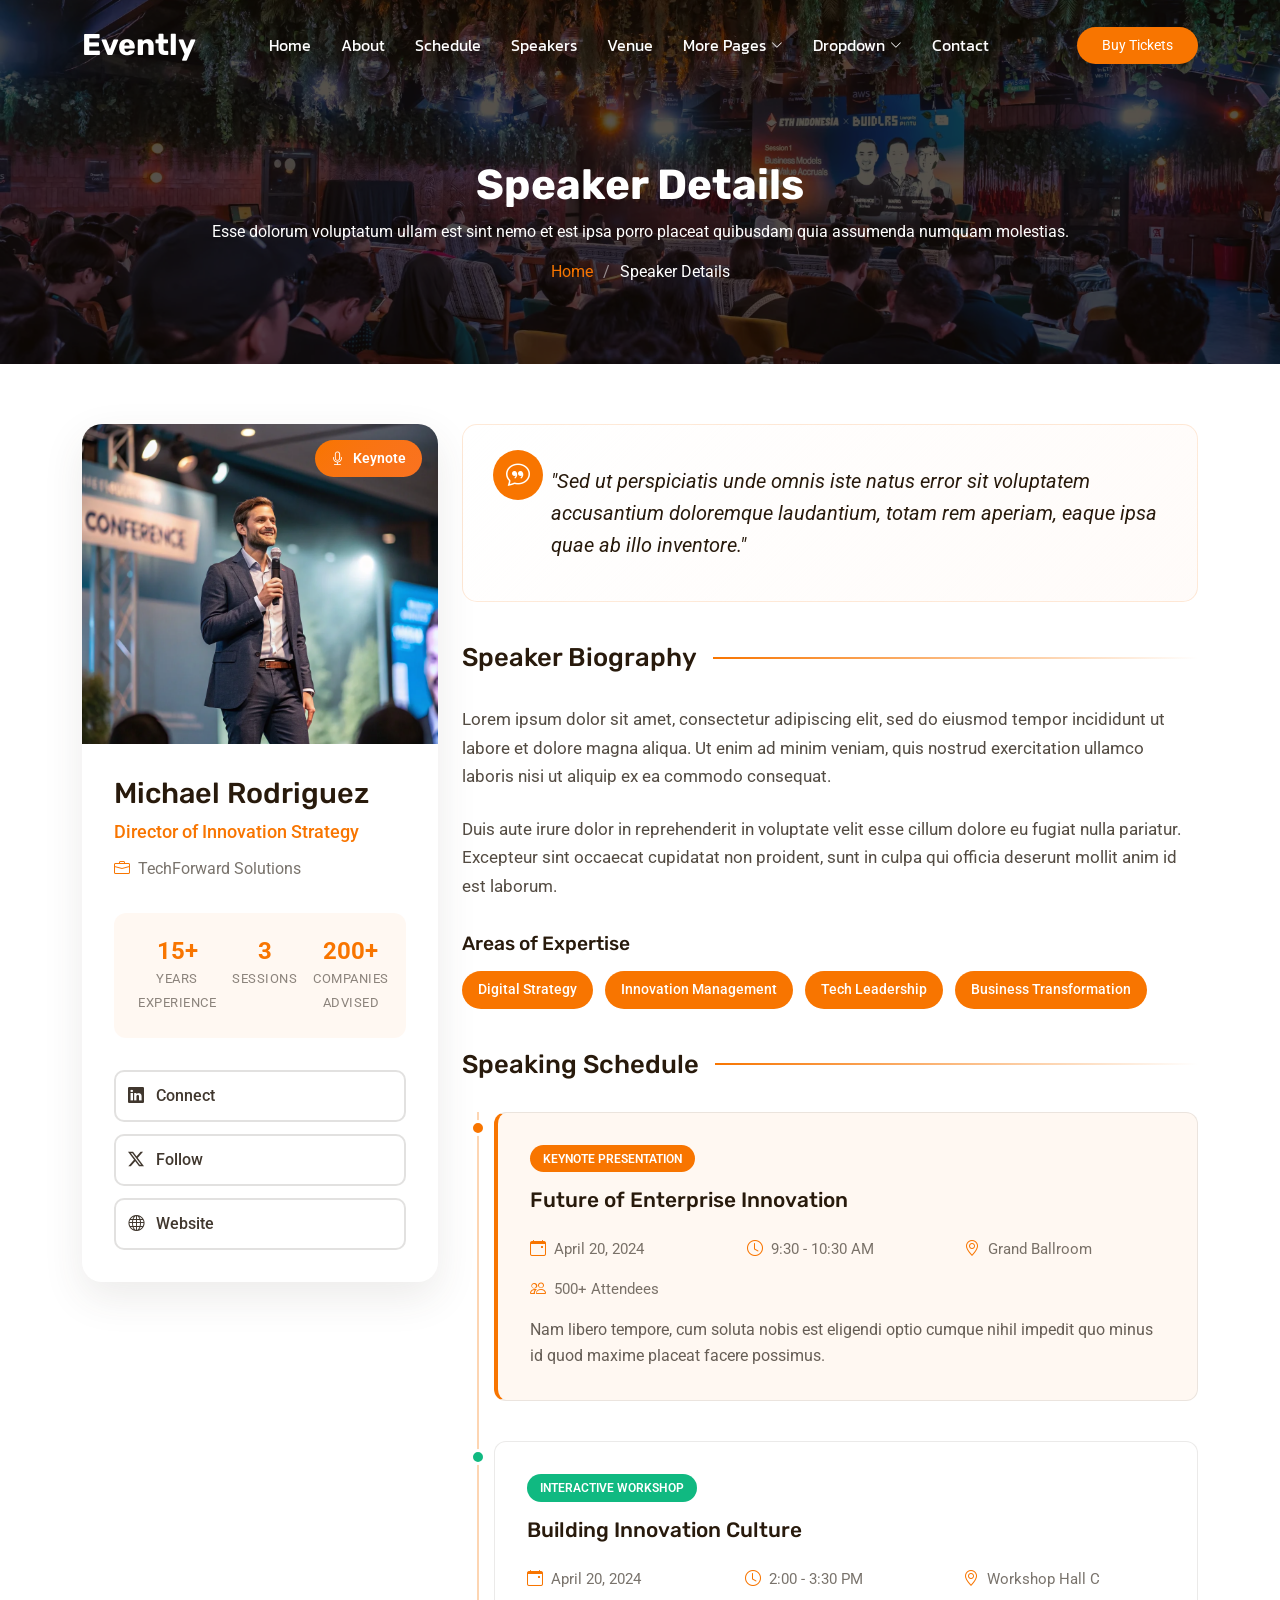
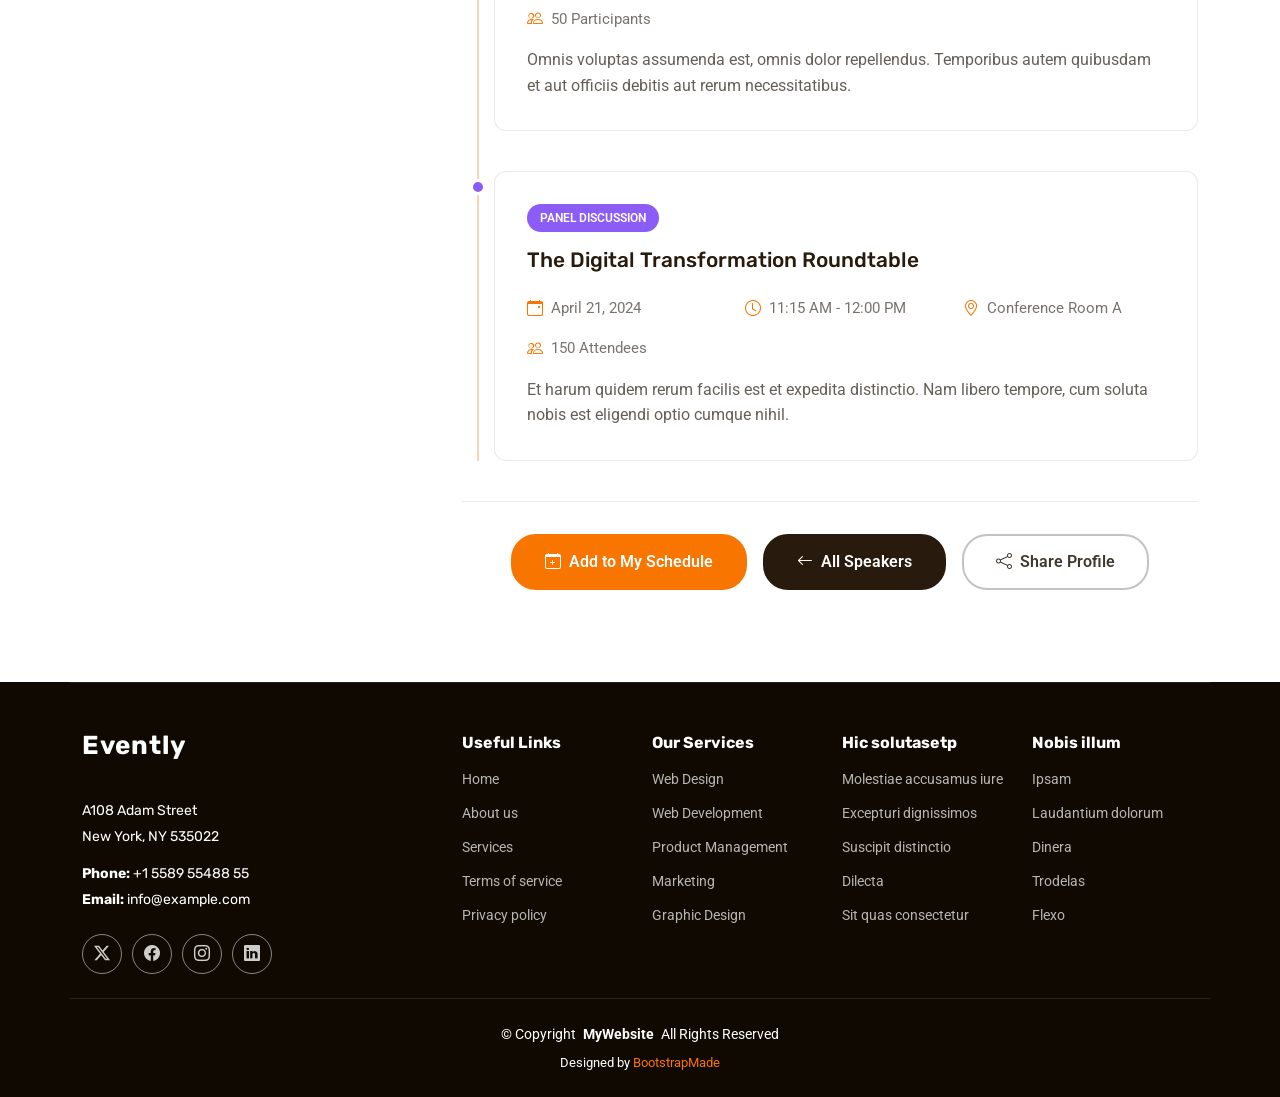
<file: Evently/speaker-details.html>
<!DOCTYPE html>
<html lang="en">

<head>
  <meta charset="utf-8">
  <meta content="width=device-width, initial-scale=1.0" name="viewport">
  <title>Speaker Details - Evently Bootstrap Template</title>
  <meta name="description" content="">
  <meta name="keywords" content="">

  <!-- Favicons -->
  <link href="assets/img/favicon.png" rel="icon">
  <link href="assets/img/apple-touch-icon.png" rel="apple-touch-icon">

  <!-- Fonts -->
  <link href="https://fonts.googleapis.com" rel="preconnect">
  <link href="https://fonts.gstatic.com" rel="preconnect" crossorigin>
  <link href="https://fonts.googleapis.com/css2?family=Roboto:ital,wght@0,100;0,300;0,400;0,500;0,700;0,900;1,100;1,300;1,400;1,500;1,700;1,900&family=Rubik:ital,wght@0,300;0,400;0,500;0,600;0,700;0,800;0,900;1,300;1,400;1,500;1,600;1,700;1,800;1,900&family=Kanit:ital,wght@0,100;0,200;0,300;0,400;0,500;0,600;0,700;0,800;0,900;1,100;1,200;1,300;1,400;1,500;1,600;1,700;1,800;1,900&display=swap" rel="stylesheet">

  <!-- Vendor CSS Files -->
  <link href="assets/vendor/bootstrap/css/bootstrap.min.css" rel="stylesheet">
  <link href="assets/vendor/bootstrap-icons/bootstrap-icons.css" rel="stylesheet">
  <link href="assets/vendor/swiper/swiper-bundle.min.css" rel="stylesheet">
  <link href="assets/vendor/glightbox/css/glightbox.min.css" rel="stylesheet">

  <!-- Main CSS File -->
  <link href="assets/css/main.css" rel="stylesheet">

  <!-- =======================================================
  * Template Name: Evently
  * Template URL: https://bootstrapmade.com/evently-bootstrap-events-template/
  * Updated: Jul 19 2025 with Bootstrap v5.3.7
  * Author: BootstrapMade.com
  * License: https://bootstrapmade.com/license/
  ======================================================== -->
</head>

<body class="speaker-details-page">

  <header id="header" class="header d-flex align-items-center fixed-top">
    <div class="container-fluid container-xl position-relative d-flex align-items-center justify-content-between">

      <a href="index.html" class="logo d-flex align-items-center">
        <!-- Uncomment the line below if you also wish to use an image logo -->
        <!-- <img src="assets/img/logo.webp" alt=""> -->
        <h1 class="sitename">Evently</h1>
      </a>

      <nav id="navmenu" class="navmenu">
        <ul>
          <li><a href="index.html">Home</a></li>
          <li><a href="about.html">About</a></li>
          <li><a href="schedule.html">Schedule</a></li>
          <li><a href="speakers.html">Speakers</a></li>
          <li><a href="venue.html">Venue</a></li>
          <li class="dropdown"><a href="#"><span>More Pages</span> <i class="bi bi-chevron-down toggle-dropdown"></i></a>
            <ul>
              <li><a href="speaker-details.html" class="active">Speaker Details</a></li>
              <li><a href="tickets.html">Tickets</a></li>
              <li><a href="buy-tickets.html">Buy Tickets</a></li>
              <li><a href="gallery.html">Gallery</a></li>
              <li><a href="terms.html">Terms</a></li>
              <li><a href="privacy.html">Privacy</a></li>
              <li><a href="404.html">404</a></li>
            </ul>
          </li>
          <li class="dropdown"><a href="#"><span>Dropdown</span> <i class="bi bi-chevron-down toggle-dropdown"></i></a>
            <ul>
              <li><a href="#">Dropdown 1</a></li>
              <li class="dropdown"><a href="#"><span>Deep Dropdown</span> <i class="bi bi-chevron-down toggle-dropdown"></i></a>
                <ul>
                  <li><a href="#">Deep Dropdown 1</a></li>
                  <li><a href="#">Deep Dropdown 2</a></li>
                  <li><a href="#">Deep Dropdown 3</a></li>
                  <li><a href="#">Deep Dropdown 4</a></li>
                  <li><a href="#">Deep Dropdown 5</a></li>
                </ul>
              </li>
              <li><a href="#">Dropdown 2</a></li>
              <li><a href="#">Dropdown 3</a></li>
              <li><a href="#">Dropdown 4</a></li>
            </ul>
          </li>
          <li><a href="contact.html">Contact</a></li>
        </ul>
        <i class="mobile-nav-toggle d-xl-none bi bi-list"></i>
      </nav>

      <a class="btn-getstarted" href="buy-tickets.html">Buy Tickets</a>

    </div>
  </header>

  <main class="main">

    <!-- Page Title -->
    <div class="page-title dark-background" style="background-image: url(assets/img/events/showcase-9.webp);">
      <div class="container position-relative">
        <h1>Speaker Details</h1>
        <p>Esse dolorum voluptatum ullam est sint nemo et est ipsa porro placeat quibusdam quia assumenda numquam molestias.</p>
        <nav class="breadcrumbs">
          <ol>
            <li><a href="index.html">Home</a></li>
            <li class="current">Speaker Details</li>
          </ol>
        </nav>
      </div>
    </div><!-- End Page Title -->

    <!-- Speaker Details 2 Section -->
    <section id="speaker-details-2" class="speaker-details-2 section">

      <div class="container">

        <div class="row">

          <!-- Speaker Overview -->
          <div class="col-xl-4 col-lg-5">
            <div class="speaker-profile-card">
              <div class="profile-image-wrapper">
                <img src="assets/img/events/speaker-7.webp" alt="Speaker" class="img-fluid">
                <div class="speaker-status">
                  <span class="status-badge keynote">
                    <i class="bi bi-mic"></i>
                    Keynote
                  </span>
                </div>
              </div>

              <div class="profile-content">
                <h2 class="speaker-name">Michael Rodriguez</h2>
                <p class="speaker-title">Director of Innovation Strategy</p>
                <div class="speaker-company">
                  <i class="bi bi-briefcase"></i>
                  TechForward Solutions
                </div>

                <div class="connection-stats">
                  <div class="stat-item">
                    <span class="stat-number">15+</span>
                    <span class="stat-label">Years Experience</span>
                  </div>
                  <div class="stat-item">
                    <span class="stat-number">3</span>
                    <span class="stat-label">Sessions</span>
                  </div>
                  <div class="stat-item">
                    <span class="stat-number">200+</span>
                    <span class="stat-label">Companies Advised</span>
                  </div>
                </div>

                <div class="social-connections">
                  <a href="#" class="social-btn linkedin">
                    <i class="bi bi-linkedin"></i>
                    <span>Connect</span>
                  </a>
                  <a href="#" class="social-btn twitter">
                    <i class="bi bi-twitter-x"></i>
                    <span>Follow</span>
                  </a>
                  <a href="#" class="social-btn website">
                    <i class="bi bi-globe"></i>
                    <span>Website</span>
                  </a>
                </div>
              </div>
            </div>
          </div>

          <!-- Speaker Details -->
          <div class="col-xl-8 col-lg-7">

            <!-- Quote Section -->
            <div class="speaker-highlight">
              <div class="quote-container">
                <div class="quote-icon">
                  <i class="bi bi-chat-quote"></i>
                </div>
                <blockquote>
                  "Sed ut perspiciatis unde omnis iste natus error sit voluptatem accusantium doloremque laudantium, totam rem aperiam, eaque ipsa quae ab illo inventore."
                </blockquote>
              </div>
            </div>

            <!-- Biography -->
            <div class="speaker-biography">
              <div class="section-header">
                <h3>Speaker Biography</h3>
                <div class="header-line"></div>
              </div>

              <div class="bio-content">
                <p>Lorem ipsum dolor sit amet, consectetur adipiscing elit, sed do eiusmod tempor incididunt ut labore et dolore magna aliqua. Ut enim ad minim veniam, quis nostrud exercitation ullamco laboris nisi ut aliquip ex ea commodo consequat.</p>

                <p>Duis aute irure dolor in reprehenderit in voluptate velit esse cillum dolore eu fugiat nulla pariatur. Excepteur sint occaecat cupidatat non proident, sunt in culpa qui officia deserunt mollit anim id est laborum.</p>

                <div class="expertise-areas">
                  <h4>Areas of Expertise</h4>
                  <div class="tags-list">
                    <span class="expertise-tag">Digital Strategy</span>
                    <span class="expertise-tag">Innovation Management</span>
                    <span class="expertise-tag">Tech Leadership</span>
                    <span class="expertise-tag">Business Transformation</span>
                  </div>
                </div>
              </div>
            </div>

            <!-- Session Schedule -->
            <div class="session-schedule">
              <div class="section-header">
                <h3>Speaking Schedule</h3>
                <div class="header-line"></div>
              </div>

              <div class="schedule-timeline">

                <div class="timeline-item featured">
                  <div class="timeline-marker">
                    <div class="marker-dot keynote"></div>
                  </div>
                  <div class="timeline-content">
                    <div class="session-tag keynote">Keynote Presentation</div>
                    <h4 class="session-name">Future of Enterprise Innovation</h4>
                    <div class="session-meta-grid">
                      <div class="meta-item">
                        <i class="bi bi-calendar-event"></i>
                        <span>April 20, 2024</span>
                      </div>
                      <div class="meta-item">
                        <i class="bi bi-clock"></i>
                        <span>9:30 - 10:30 AM</span>
                      </div>
                      <div class="meta-item">
                        <i class="bi bi-geo-alt"></i>
                        <span>Grand Ballroom</span>
                      </div>
                      <div class="meta-item">
                        <i class="bi bi-people"></i>
                        <span>500+ Attendees</span>
                      </div>
                    </div>
                    <p class="session-summary">Nam libero tempore, cum soluta nobis est eligendi optio cumque nihil impedit quo minus id quod maxime placeat facere possimus.</p>
                  </div>
                </div>

                <div class="timeline-item">
                  <div class="timeline-marker">
                    <div class="marker-dot workshop"></div>
                  </div>
                  <div class="timeline-content">
                    <div class="session-tag workshop">Interactive Workshop</div>
                    <h4 class="session-name">Building Innovation Culture</h4>
                    <div class="session-meta-grid">
                      <div class="meta-item">
                        <i class="bi bi-calendar-event"></i>
                        <span>April 20, 2024</span>
                      </div>
                      <div class="meta-item">
                        <i class="bi bi-clock"></i>
                        <span>2:00 - 3:30 PM</span>
                      </div>
                      <div class="meta-item">
                        <i class="bi bi-geo-alt"></i>
                        <span>Workshop Hall C</span>
                      </div>
                      <div class="meta-item">
                        <i class="bi bi-people"></i>
                        <span>50 Participants</span>
                      </div>
                    </div>
                    <p class="session-summary">Omnis voluptas assumenda est, omnis dolor repellendus. Temporibus autem quibusdam et aut officiis debitis aut rerum necessitatibus.</p>
                  </div>
                </div>

                <div class="timeline-item">
                  <div class="timeline-marker">
                    <div class="marker-dot panel"></div>
                  </div>
                  <div class="timeline-content">
                    <div class="session-tag panel">Panel Discussion</div>
                    <h4 class="session-name">The Digital Transformation Roundtable</h4>
                    <div class="session-meta-grid">
                      <div class="meta-item">
                        <i class="bi bi-calendar-event"></i>
                        <span>April 21, 2024</span>
                      </div>
                      <div class="meta-item">
                        <i class="bi bi-clock"></i>
                        <span>11:15 AM - 12:00 PM</span>
                      </div>
                      <div class="meta-item">
                        <i class="bi bi-geo-alt"></i>
                        <span>Conference Room A</span>
                      </div>
                      <div class="meta-item">
                        <i class="bi bi-people"></i>
                        <span>150 Attendees</span>
                      </div>
                    </div>
                    <p class="session-summary">Et harum quidem rerum facilis est et expedita distinctio. Nam libero tempore, cum soluta nobis est eligendi optio cumque nihil.</p>
                  </div>
                </div>

              </div>
            </div>

            <!-- Action Buttons -->
            <div class="speaker-cta">
              <div class="cta-buttons">
                <a href="#" class="btn-primary">
                  <i class="bi bi-calendar-plus"></i>
                  Add to My Schedule
                </a>
                <a href="#" class="btn-secondary">
                  <i class="bi bi-arrow-left"></i>
                  All Speakers
                </a>
                <a href="#" class="btn-outline">
                  <i class="bi bi-share"></i>
                  Share Profile
                </a>
              </div>
            </div>

          </div>

        </div>

      </div>

    </section><!-- /Speaker Details 2 Section -->

  </main>

  <footer id="footer" class="footer position-relative dark-background">

    <div class="container footer-top">
      <div class="row gy-4">
        <div class="col-lg-4 col-md-6 footer-about">
          <a href="index.html" class="logo d-flex align-items-center">
            <span class="sitename">Evently</span>
          </a>
          <div class="footer-contact pt-3">
            <p>A108 Adam Street</p>
            <p>New York, NY 535022</p>
            <p class="mt-3"><strong>Phone:</strong> <span>+1 5589 55488 55</span></p>
            <p><strong>Email:</strong> <span>info@example.com</span></p>
          </div>
          <div class="social-links d-flex mt-4">
            <a href=""><i class="bi bi-twitter-x"></i></a>
            <a href=""><i class="bi bi-facebook"></i></a>
            <a href=""><i class="bi bi-instagram"></i></a>
            <a href=""><i class="bi bi-linkedin"></i></a>
          </div>
        </div>

        <div class="col-lg-2 col-md-3 footer-links">
          <h4>Useful Links</h4>
          <ul>
            <li><a href="#">Home</a></li>
            <li><a href="#">About us</a></li>
            <li><a href="#">Services</a></li>
            <li><a href="#">Terms of service</a></li>
            <li><a href="#">Privacy policy</a></li>
          </ul>
        </div>

        <div class="col-lg-2 col-md-3 footer-links">
          <h4>Our Services</h4>
          <ul>
            <li><a href="#">Web Design</a></li>
            <li><a href="#">Web Development</a></li>
            <li><a href="#">Product Management</a></li>
            <li><a href="#">Marketing</a></li>
            <li><a href="#">Graphic Design</a></li>
          </ul>
        </div>

        <div class="col-lg-2 col-md-3 footer-links">
          <h4>Hic solutasetp</h4>
          <ul>
            <li><a href="#">Molestiae accusamus iure</a></li>
            <li><a href="#">Excepturi dignissimos</a></li>
            <li><a href="#">Suscipit distinctio</a></li>
            <li><a href="#">Dilecta</a></li>
            <li><a href="#">Sit quas consectetur</a></li>
          </ul>
        </div>

        <div class="col-lg-2 col-md-3 footer-links">
          <h4>Nobis illum</h4>
          <ul>
            <li><a href="#">Ipsam</a></li>
            <li><a href="#">Laudantium dolorum</a></li>
            <li><a href="#">Dinera</a></li>
            <li><a href="#">Trodelas</a></li>
            <li><a href="#">Flexo</a></li>
          </ul>
        </div>

      </div>
    </div>

    <div class="container copyright text-center mt-4">
      <p>© <span>Copyright</span> <strong class="px-1 sitename">MyWebsite</strong> <span>All Rights Reserved</span></p>
      <div class="credits">
        <!-- All the links in the footer should remain intact. -->
        <!-- You can delete the links only if you've purchased the pro version. -->
        <!-- Licensing information: https://bootstrapmade.com/license/ -->
        <!-- Purchase the pro version with working PHP/AJAX contact form: [buy-url] -->
        Designed by <a href="https://bootstrapmade.com/">BootstrapMade</a>
      </div>
    </div>

  </footer>

  <!-- Scroll Top -->
  <a href="#" id="scroll-top" class="scroll-top d-flex align-items-center justify-content-center"><i class="bi bi-arrow-up-short"></i></a>

  <!-- Preloader -->
  <div id="preloader"></div>

  <!-- Vendor JS Files -->
  <script src="assets/vendor/bootstrap/js/bootstrap.bundle.min.js"></script>
  <script src="assets/vendor/php-email-form/validate.js"></script>
  <script src="assets/vendor/purecounter/purecounter_vanilla.js"></script>
  <script src="assets/vendor/swiper/swiper-bundle.min.js"></script>
  <script src="assets/vendor/glightbox/js/glightbox.min.js"></script>

  <!-- Main JS File -->
  <script src="assets/js/main.js"></script>

</body>

</html>
</file>
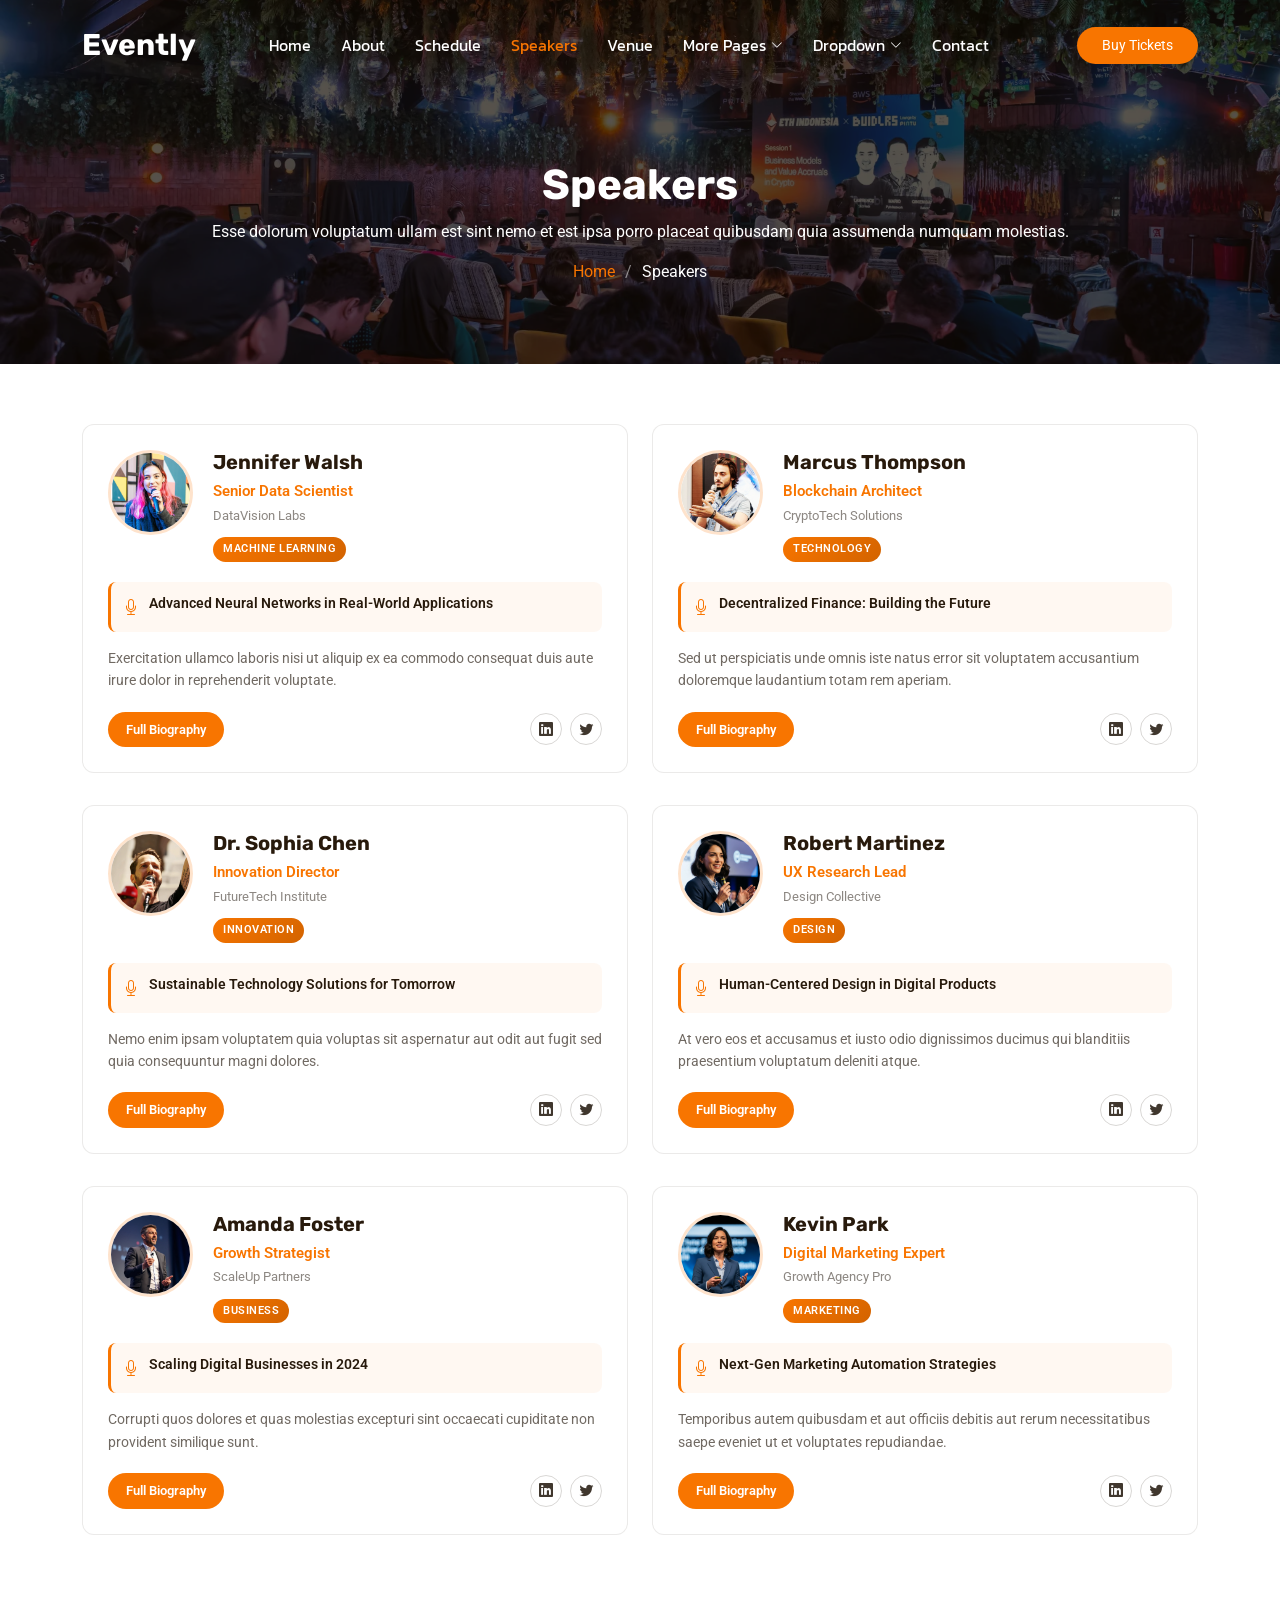
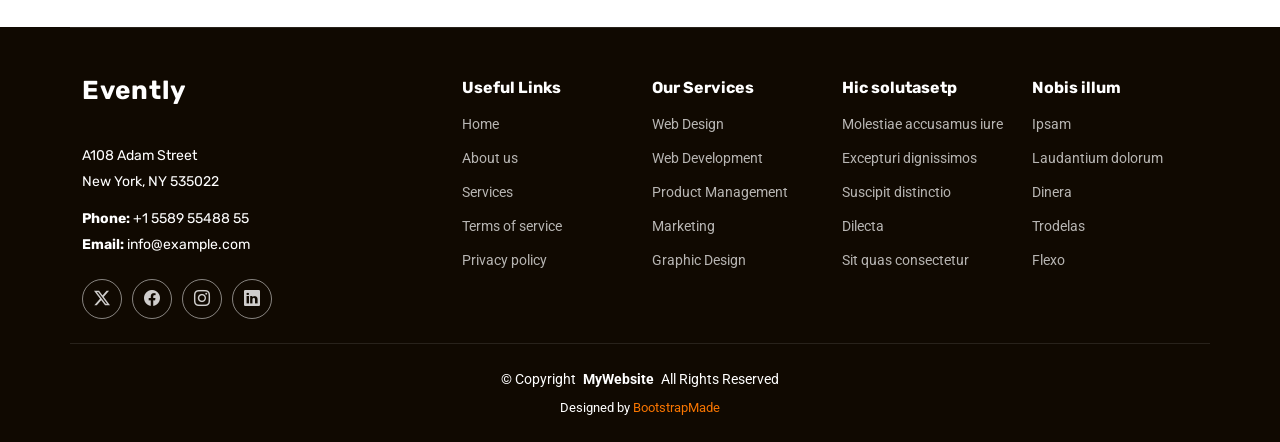
<file: Evently/speakers.html>
<!DOCTYPE html>
<html lang="en">

<head>
  <meta charset="utf-8">
  <meta content="width=device-width, initial-scale=1.0" name="viewport">
  <title>Speakers - Evently Bootstrap Template</title>
  <meta name="description" content="">
  <meta name="keywords" content="">

  <!-- Favicons -->
  <link href="assets/img/favicon.png" rel="icon">
  <link href="assets/img/apple-touch-icon.png" rel="apple-touch-icon">

  <!-- Fonts -->
  <link href="https://fonts.googleapis.com" rel="preconnect">
  <link href="https://fonts.gstatic.com" rel="preconnect" crossorigin>
  <link href="https://fonts.googleapis.com/css2?family=Roboto:ital,wght@0,100;0,300;0,400;0,500;0,700;0,900;1,100;1,300;1,400;1,500;1,700;1,900&family=Rubik:ital,wght@0,300;0,400;0,500;0,600;0,700;0,800;0,900;1,300;1,400;1,500;1,600;1,700;1,800;1,900&family=Kanit:ital,wght@0,100;0,200;0,300;0,400;0,500;0,600;0,700;0,800;0,900;1,100;1,200;1,300;1,400;1,500;1,600;1,700;1,800;1,900&display=swap" rel="stylesheet">

  <!-- Vendor CSS Files -->
  <link href="assets/vendor/bootstrap/css/bootstrap.min.css" rel="stylesheet">
  <link href="assets/vendor/bootstrap-icons/bootstrap-icons.css" rel="stylesheet">
  <link href="assets/vendor/swiper/swiper-bundle.min.css" rel="stylesheet">
  <link href="assets/vendor/glightbox/css/glightbox.min.css" rel="stylesheet">

  <!-- Main CSS File -->
  <link href="assets/css/main.css" rel="stylesheet">

  <!-- =======================================================
  * Template Name: Evently
  * Template URL: https://bootstrapmade.com/evently-bootstrap-events-template/
  * Updated: Jul 19 2025 with Bootstrap v5.3.7
  * Author: BootstrapMade.com
  * License: https://bootstrapmade.com/license/
  ======================================================== -->
</head>

<body class="speakers-page">

  <header id="header" class="header d-flex align-items-center fixed-top">
    <div class="container-fluid container-xl position-relative d-flex align-items-center justify-content-between">

      <a href="index.html" class="logo d-flex align-items-center">
        <!-- Uncomment the line below if you also wish to use an image logo -->
        <!-- <img src="assets/img/logo.webp" alt=""> -->
        <h1 class="sitename">Evently</h1>
      </a>

      <nav id="navmenu" class="navmenu">
        <ul>
          <li><a href="index.html">Home</a></li>
          <li><a href="about.html">About</a></li>
          <li><a href="schedule.html">Schedule</a></li>
          <li><a href="speakers.html" class="active">Speakers</a></li>
          <li><a href="venue.html">Venue</a></li>
          <li class="dropdown"><a href="#"><span>More Pages</span> <i class="bi bi-chevron-down toggle-dropdown"></i></a>
            <ul>
              <li><a href="speaker-details.html">Speaker Details</a></li>
              <li><a href="tickets.html">Tickets</a></li>
              <li><a href="buy-tickets.html">Buy Tickets</a></li>
              <li><a href="gallery.html">Gallery</a></li>
              <li><a href="terms.html">Terms</a></li>
              <li><a href="privacy.html">Privacy</a></li>
              <li><a href="404.html">404</a></li>
            </ul>
          </li>
          <li class="dropdown"><a href="#"><span>Dropdown</span> <i class="bi bi-chevron-down toggle-dropdown"></i></a>
            <ul>
              <li><a href="#">Dropdown 1</a></li>
              <li class="dropdown"><a href="#"><span>Deep Dropdown</span> <i class="bi bi-chevron-down toggle-dropdown"></i></a>
                <ul>
                  <li><a href="#">Deep Dropdown 1</a></li>
                  <li><a href="#">Deep Dropdown 2</a></li>
                  <li><a href="#">Deep Dropdown 3</a></li>
                  <li><a href="#">Deep Dropdown 4</a></li>
                  <li><a href="#">Deep Dropdown 5</a></li>
                </ul>
              </li>
              <li><a href="#">Dropdown 2</a></li>
              <li><a href="#">Dropdown 3</a></li>
              <li><a href="#">Dropdown 4</a></li>
            </ul>
          </li>
          <li><a href="contact.html">Contact</a></li>
        </ul>
        <i class="mobile-nav-toggle d-xl-none bi bi-list"></i>
      </nav>

      <a class="btn-getstarted" href="buy-tickets.html">Buy Tickets</a>

    </div>
  </header>

  <main class="main">

    <!-- Page Title -->
    <div class="page-title dark-background" style="background-image: url(assets/img/events/showcase-9.webp);">
      <div class="container position-relative">
        <h1>Speakers</h1>
        <p>Esse dolorum voluptatum ullam est sint nemo et est ipsa porro placeat quibusdam quia assumenda numquam molestias.</p>
        <nav class="breadcrumbs">
          <ol>
            <li><a href="index.html">Home</a></li>
            <li class="current">Speakers</li>
          </ol>
        </nav>
      </div>
    </div><!-- End Page Title -->

    <!-- Speakers Section -->
    <section id="speakers" class="speakers section">

      <div class="container">

        <div class="speakers-list">

          <div class="row">

            <div class="col-lg-6 speaker-entry">
              <div class="speaker-profile">
                <div class="speaker-meta">
                  <div class="speaker-photo">
                    <img src="assets/img/events/speaker-4.webp" alt="Speaker" class="img-fluid">
                  </div>
                  <div class="speaker-info">
                    <h4>Jennifer Walsh</h4>
                    <span class="speaker-position">Senior Data Scientist</span>
                    <span class="speaker-org">DataVision Labs</span>
                    <div class="speaker-track">Machine Learning</div>
                  </div>
                </div>
                <div class="speaker-details">
                  <div class="speaker-topic">
                    <i class="bi bi-mic"></i>
                    <span>Advanced Neural Networks in Real-World Applications</span>
                  </div>
                  <p class="speaker-summary">Exercitation ullamco laboris nisi ut aliquip ex ea commodo consequat duis aute irure dolor in reprehenderit voluptate.</p>
                  <div class="speaker-actions">
                    <a href="#" class="profile-btn">Full Biography</a>
                    <div class="speaker-social">
                      <a href="#" class="social-link"><i class="bi bi-linkedin"></i></a>
                      <a href="#" class="social-link"><i class="bi bi-twitter"></i></a>
                    </div>
                  </div>
                </div>
              </div>
            </div><!-- End Speaker Entry -->

            <div class="col-lg-6 speaker-entry">
              <div class="speaker-profile">
                <div class="speaker-meta">
                  <div class="speaker-photo">
                    <img src="assets/img/events/speaker-1.webp" alt="Speaker" class="img-fluid">
                  </div>
                  <div class="speaker-info">
                    <h4>Marcus Thompson</h4>
                    <span class="speaker-position">Blockchain Architect</span>
                    <span class="speaker-org">CryptoTech Solutions</span>
                    <div class="speaker-track">Technology</div>
                  </div>
                </div>
                <div class="speaker-details">
                  <div class="speaker-topic">
                    <i class="bi bi-mic"></i>
                    <span>Decentralized Finance: Building the Future</span>
                  </div>
                  <p class="speaker-summary">Sed ut perspiciatis unde omnis iste natus error sit voluptatem accusantium doloremque laudantium totam rem aperiam.</p>
                  <div class="speaker-actions">
                    <a href="#" class="profile-btn">Full Biography</a>
                    <div class="speaker-social">
                      <a href="#" class="social-link"><i class="bi bi-linkedin"></i></a>
                      <a href="#" class="social-link"><i class="bi bi-twitter"></i></a>
                    </div>
                  </div>
                </div>
              </div>
            </div><!-- End Speaker Entry -->

            <div class="col-lg-6 speaker-entry">
              <div class="speaker-profile">
                <div class="speaker-meta">
                  <div class="speaker-photo">
                    <img src="assets/img/events/speaker-5.webp" alt="Speaker" class="img-fluid">
                  </div>
                  <div class="speaker-info">
                    <h4>Dr. Sophia Chen</h4>
                    <span class="speaker-position">Innovation Director</span>
                    <span class="speaker-org">FutureTech Institute</span>
                    <div class="speaker-track">Innovation</div>
                  </div>
                </div>
                <div class="speaker-details">
                  <div class="speaker-topic">
                    <i class="bi bi-mic"></i>
                    <span>Sustainable Technology Solutions for Tomorrow</span>
                  </div>
                  <p class="speaker-summary">Nemo enim ipsam voluptatem quia voluptas sit aspernatur aut odit aut fugit sed quia consequuntur magni dolores.</p>
                  <div class="speaker-actions">
                    <a href="#" class="profile-btn">Full Biography</a>
                    <div class="speaker-social">
                      <a href="#" class="social-link"><i class="bi bi-linkedin"></i></a>
                      <a href="#" class="social-link"><i class="bi bi-twitter"></i></a>
                    </div>
                  </div>
                </div>
              </div>
            </div><!-- End Speaker Entry -->

            <div class="col-lg-6 speaker-entry">
              <div class="speaker-profile">
                <div class="speaker-meta">
                  <div class="speaker-photo">
                    <img src="assets/img/events/speaker-10.webp" alt="Speaker" class="img-fluid">
                  </div>
                  <div class="speaker-info">
                    <h4>Robert Martinez</h4>
                    <span class="speaker-position">UX Research Lead</span>
                    <span class="speaker-org">Design Collective</span>
                    <div class="speaker-track">Design</div>
                  </div>
                </div>
                <div class="speaker-details">
                  <div class="speaker-topic">
                    <i class="bi bi-mic"></i>
                    <span>Human-Centered Design in Digital Products</span>
                  </div>
                  <p class="speaker-summary">At vero eos et accusamus et iusto odio dignissimos ducimus qui blanditiis praesentium voluptatum deleniti atque.</p>
                  <div class="speaker-actions">
                    <a href="#" class="profile-btn">Full Biography</a>
                    <div class="speaker-social">
                      <a href="#" class="social-link"><i class="bi bi-linkedin"></i></a>
                      <a href="#" class="social-link"><i class="bi bi-twitter"></i></a>
                    </div>
                  </div>
                </div>
              </div>
            </div><!-- End Speaker Entry -->

            <div class="col-lg-6 speaker-entry">
              <div class="speaker-profile">
                <div class="speaker-meta">
                  <div class="speaker-photo">
                    <img src="assets/img/events/speaker-13.webp" alt="Speaker" class="img-fluid">
                  </div>
                  <div class="speaker-info">
                    <h4>Amanda Foster</h4>
                    <span class="speaker-position">Growth Strategist</span>
                    <span class="speaker-org">ScaleUp Partners</span>
                    <div class="speaker-track">Business</div>
                  </div>
                </div>
                <div class="speaker-details">
                  <div class="speaker-topic">
                    <i class="bi bi-mic"></i>
                    <span>Scaling Digital Businesses in 2024</span>
                  </div>
                  <p class="speaker-summary">Corrupti quos dolores et quas molestias excepturi sint occaecati cupiditate non provident similique sunt.</p>
                  <div class="speaker-actions">
                    <a href="#" class="profile-btn">Full Biography</a>
                    <div class="speaker-social">
                      <a href="#" class="social-link"><i class="bi bi-linkedin"></i></a>
                      <a href="#" class="social-link"><i class="bi bi-twitter"></i></a>
                    </div>
                  </div>
                </div>
              </div>
            </div><!-- End Speaker Entry -->

            <div class="col-lg-6 speaker-entry">
              <div class="speaker-profile">
                <div class="speaker-meta">
                  <div class="speaker-photo">
                    <img src="assets/img/events/speaker-14.webp" alt="Speaker" class="img-fluid">
                  </div>
                  <div class="speaker-info">
                    <h4>Kevin Park</h4>
                    <span class="speaker-position">Digital Marketing Expert</span>
                    <span class="speaker-org">Growth Agency Pro</span>
                    <div class="speaker-track">Marketing</div>
                  </div>
                </div>
                <div class="speaker-details">
                  <div class="speaker-topic">
                    <i class="bi bi-mic"></i>
                    <span>Next-Gen Marketing Automation Strategies</span>
                  </div>
                  <p class="speaker-summary">Temporibus autem quibusdam et aut officiis debitis aut rerum necessitatibus saepe eveniet ut et voluptates repudiandae.</p>
                  <div class="speaker-actions">
                    <a href="#" class="profile-btn">Full Biography</a>
                    <div class="speaker-social">
                      <a href="#" class="social-link"><i class="bi bi-linkedin"></i></a>
                      <a href="#" class="social-link"><i class="bi bi-twitter"></i></a>
                    </div>
                  </div>
                </div>
              </div>
            </div><!-- End Speaker Entry -->

          </div>

        </div>

      </div>

    </section><!-- /Speakers Section -->

  </main>

  <footer id="footer" class="footer position-relative dark-background">

    <div class="container footer-top">
      <div class="row gy-4">
        <div class="col-lg-4 col-md-6 footer-about">
          <a href="index.html" class="logo d-flex align-items-center">
            <span class="sitename">Evently</span>
          </a>
          <div class="footer-contact pt-3">
            <p>A108 Adam Street</p>
            <p>New York, NY 535022</p>
            <p class="mt-3"><strong>Phone:</strong> <span>+1 5589 55488 55</span></p>
            <p><strong>Email:</strong> <span>info@example.com</span></p>
          </div>
          <div class="social-links d-flex mt-4">
            <a href=""><i class="bi bi-twitter-x"></i></a>
            <a href=""><i class="bi bi-facebook"></i></a>
            <a href=""><i class="bi bi-instagram"></i></a>
            <a href=""><i class="bi bi-linkedin"></i></a>
          </div>
        </div>

        <div class="col-lg-2 col-md-3 footer-links">
          <h4>Useful Links</h4>
          <ul>
            <li><a href="#">Home</a></li>
            <li><a href="#">About us</a></li>
            <li><a href="#">Services</a></li>
            <li><a href="#">Terms of service</a></li>
            <li><a href="#">Privacy policy</a></li>
          </ul>
        </div>

        <div class="col-lg-2 col-md-3 footer-links">
          <h4>Our Services</h4>
          <ul>
            <li><a href="#">Web Design</a></li>
            <li><a href="#">Web Development</a></li>
            <li><a href="#">Product Management</a></li>
            <li><a href="#">Marketing</a></li>
            <li><a href="#">Graphic Design</a></li>
          </ul>
        </div>

        <div class="col-lg-2 col-md-3 footer-links">
          <h4>Hic solutasetp</h4>
          <ul>
            <li><a href="#">Molestiae accusamus iure</a></li>
            <li><a href="#">Excepturi dignissimos</a></li>
            <li><a href="#">Suscipit distinctio</a></li>
            <li><a href="#">Dilecta</a></li>
            <li><a href="#">Sit quas consectetur</a></li>
          </ul>
        </div>

        <div class="col-lg-2 col-md-3 footer-links">
          <h4>Nobis illum</h4>
          <ul>
            <li><a href="#">Ipsam</a></li>
            <li><a href="#">Laudantium dolorum</a></li>
            <li><a href="#">Dinera</a></li>
            <li><a href="#">Trodelas</a></li>
            <li><a href="#">Flexo</a></li>
          </ul>
        </div>

      </div>
    </div>

    <div class="container copyright text-center mt-4">
      <p>© <span>Copyright</span> <strong class="px-1 sitename">MyWebsite</strong> <span>All Rights Reserved</span></p>
      <div class="credits">
        <!-- All the links in the footer should remain intact. -->
        <!-- You can delete the links only if you've purchased the pro version. -->
        <!-- Licensing information: https://bootstrapmade.com/license/ -->
        <!-- Purchase the pro version with working PHP/AJAX contact form: [buy-url] -->
        Designed by <a href="https://bootstrapmade.com/">BootstrapMade</a>
      </div>
    </div>

  </footer>

  <!-- Scroll Top -->
  <a href="#" id="scroll-top" class="scroll-top d-flex align-items-center justify-content-center"><i class="bi bi-arrow-up-short"></i></a>

  <!-- Preloader -->
  <div id="preloader"></div>

  <!-- Vendor JS Files -->
  <script src="assets/vendor/bootstrap/js/bootstrap.bundle.min.js"></script>
  <script src="assets/vendor/php-email-form/validate.js"></script>
  <script src="assets/vendor/purecounter/purecounter_vanilla.js"></script>
  <script src="assets/vendor/swiper/swiper-bundle.min.js"></script>
  <script src="assets/vendor/glightbox/js/glightbox.min.js"></script>

  <!-- Main JS File -->
  <script src="assets/js/main.js"></script>

</body>

</html>
</file>
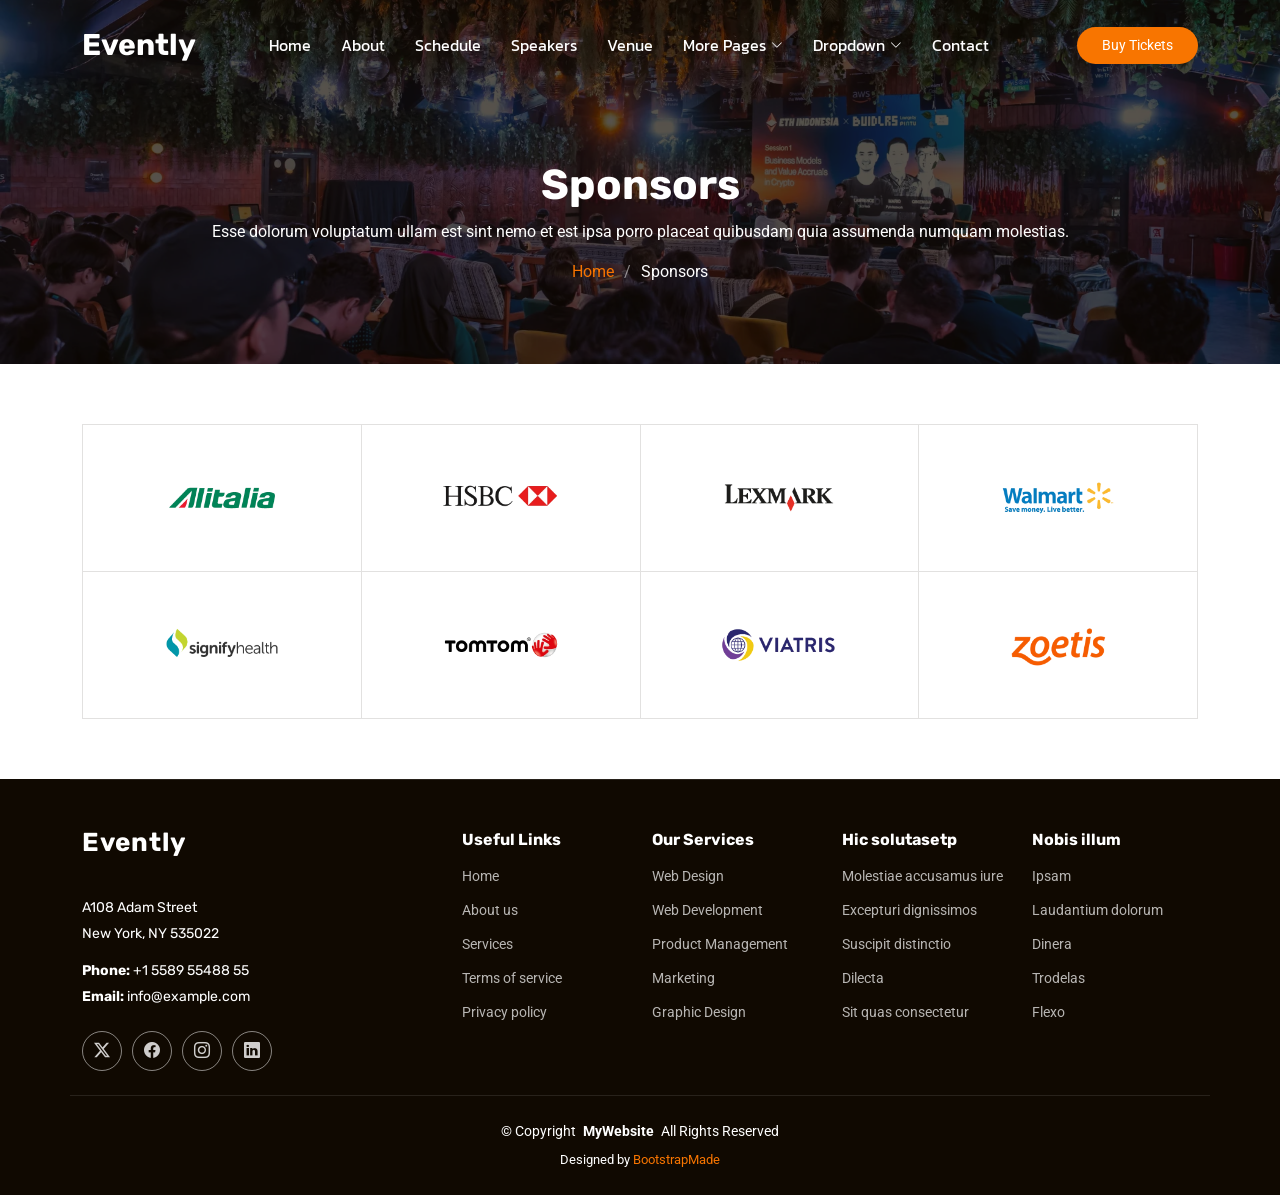
<file: Evently/sponsors.html>
<!DOCTYPE html>
<html lang="en">

<head>
  <meta charset="utf-8">
  <meta content="width=device-width, initial-scale=1.0" name="viewport">
  <title>Sponsors - Evently Bootstrap Template</title>
  <meta name="description" content="">
  <meta name="keywords" content="">

  <!-- Favicons -->
  <link href="assets/img/favicon.png" rel="icon">
  <link href="assets/img/apple-touch-icon.png" rel="apple-touch-icon">

  <!-- Fonts -->
  <link href="https://fonts.googleapis.com" rel="preconnect">
  <link href="https://fonts.gstatic.com" rel="preconnect" crossorigin>
  <link href="https://fonts.googleapis.com/css2?family=Roboto:ital,wght@0,100;0,300;0,400;0,500;0,700;0,900;1,100;1,300;1,400;1,500;1,700;1,900&family=Rubik:ital,wght@0,300;0,400;0,500;0,600;0,700;0,800;0,900;1,300;1,400;1,500;1,600;1,700;1,800;1,900&family=Kanit:ital,wght@0,100;0,200;0,300;0,400;0,500;0,600;0,700;0,800;0,900;1,100;1,200;1,300;1,400;1,500;1,600;1,700;1,800;1,900&display=swap" rel="stylesheet">

  <!-- Vendor CSS Files -->
  <link href="assets/vendor/bootstrap/css/bootstrap.min.css" rel="stylesheet">
  <link href="assets/vendor/bootstrap-icons/bootstrap-icons.css" rel="stylesheet">
  <link href="assets/vendor/swiper/swiper-bundle.min.css" rel="stylesheet">
  <link href="assets/vendor/glightbox/css/glightbox.min.css" rel="stylesheet">

  <!-- Main CSS File -->
  <link href="assets/css/main.css" rel="stylesheet">

  <!-- =======================================================
  * Template Name: Evently
  * Template URL: https://bootstrapmade.com/evently-bootstrap-events-template/
  * Updated: Jul 19 2025 with Bootstrap v5.3.7
  * Author: BootstrapMade.com
  * License: https://bootstrapmade.com/license/
  ======================================================== -->
</head>

<body class="sponsors-page">

  <header id="header" class="header d-flex align-items-center fixed-top">
    <div class="container-fluid container-xl position-relative d-flex align-items-center justify-content-between">

      <a href="index.html" class="logo d-flex align-items-center">
        <!-- Uncomment the line below if you also wish to use an image logo -->
        <!-- <img src="assets/img/logo.webp" alt=""> -->
        <h1 class="sitename">Evently</h1>
      </a>

      <nav id="navmenu" class="navmenu">
        <ul>
          <li><a href="index.html">Home</a></li>
          <li><a href="about.html">About</a></li>
          <li><a href="schedule.html">Schedule</a></li>
          <li><a href="speakers.html">Speakers</a></li>
          <li><a href="venue.html">Venue</a></li>
          <li class="dropdown"><a href="#"><span>More Pages</span> <i class="bi bi-chevron-down toggle-dropdown"></i></a>
            <ul>
              <li><a href="speaker-details.html">Speaker Details</a></li>
              <li><a href="tickets.html">Tickets</a></li>
              <li><a href="buy-tickets.html">Buy Tickets</a></li>
              <li><a href="gallery.html">Gallery</a></li>
              <li><a href="terms.html">Terms</a></li>
              <li><a href="privacy.html">Privacy</a></li>
              <li><a href="404.html">404</a></li>
            </ul>
          </li>
          <li class="dropdown"><a href="#"><span>Dropdown</span> <i class="bi bi-chevron-down toggle-dropdown"></i></a>
            <ul>
              <li><a href="#">Dropdown 1</a></li>
              <li class="dropdown"><a href="#"><span>Deep Dropdown</span> <i class="bi bi-chevron-down toggle-dropdown"></i></a>
                <ul>
                  <li><a href="#">Deep Dropdown 1</a></li>
                  <li><a href="#">Deep Dropdown 2</a></li>
                  <li><a href="#">Deep Dropdown 3</a></li>
                  <li><a href="#">Deep Dropdown 4</a></li>
                  <li><a href="#">Deep Dropdown 5</a></li>
                </ul>
              </li>
              <li><a href="#">Dropdown 2</a></li>
              <li><a href="#">Dropdown 3</a></li>
              <li><a href="#">Dropdown 4</a></li>
            </ul>
          </li>
          <li><a href="contact.html">Contact</a></li>
        </ul>
        <i class="mobile-nav-toggle d-xl-none bi bi-list"></i>
      </nav>

      <a class="btn-getstarted" href="buy-tickets.html">Buy Tickets</a>

    </div>
  </header>

  <main class="main">

    <!-- Page Title -->
    <div class="page-title dark-background" style="background-image: url(assets/img/events/showcase-9.webp);">
      <div class="container position-relative">
        <h1>Sponsors</h1>
        <p>Esse dolorum voluptatum ullam est sint nemo et est ipsa porro placeat quibusdam quia assumenda numquam molestias.</p>
        <nav class="breadcrumbs">
          <ol>
            <li><a href="index.html">Home</a></li>
            <li class="current">Sponsors</li>
          </ol>
        </nav>
      </div>
    </div><!-- End Page Title -->

    <!-- Sponsors Section -->
    <section id="sponsors" class="sponsors section">

      <div class="container">

        <div class="row g-0 clients-wrap">

          <div class="col-xl-3 col-md-4 client-logo">
            <img src="assets/img/clients/clients-1.webp" class="img-fluid" alt="">
          </div><!-- End Client Item -->

          <div class="col-xl-3 col-md-4 client-logo">
            <img src="assets/img/clients/clients-2.webp" class="img-fluid" alt="">
          </div><!-- End Client Item -->

          <div class="col-xl-3 col-md-4 client-logo">
            <img src="assets/img/clients/clients-3.webp" class="img-fluid" alt="">
          </div><!-- End Client Item -->

          <div class="col-xl-3 col-md-4 client-logo">
            <img src="assets/img/clients/clients-4.webp" class="img-fluid" alt="">
          </div><!-- End Client Item -->

          <div class="col-xl-3 col-md-4 client-logo">
            <img src="assets/img/clients/clients-5.webp" class="img-fluid" alt="">
          </div><!-- End Client Item -->

          <div class="col-xl-3 col-md-4 client-logo">
            <img src="assets/img/clients/clients-6.webp" class="img-fluid" alt="">
          </div><!-- End Client Item -->

          <div class="col-xl-3 col-md-4 client-logo">
            <img src="assets/img/clients/clients-7.webp" class="img-fluid" alt="">
          </div><!-- End Client Item -->

          <div class="col-xl-3 col-md-4 client-logo">
            <img src="assets/img/clients/clients-8.webp" class="img-fluid" alt="">
          </div><!-- End Client Item -->

        </div>

      </div>

    </section><!-- /Sponsors Section -->

  </main>

  <footer id="footer" class="footer position-relative dark-background">

    <div class="container footer-top">
      <div class="row gy-4">
        <div class="col-lg-4 col-md-6 footer-about">
          <a href="index.html" class="logo d-flex align-items-center">
            <span class="sitename">Evently</span>
          </a>
          <div class="footer-contact pt-3">
            <p>A108 Adam Street</p>
            <p>New York, NY 535022</p>
            <p class="mt-3"><strong>Phone:</strong> <span>+1 5589 55488 55</span></p>
            <p><strong>Email:</strong> <span>info@example.com</span></p>
          </div>
          <div class="social-links d-flex mt-4">
            <a href=""><i class="bi bi-twitter-x"></i></a>
            <a href=""><i class="bi bi-facebook"></i></a>
            <a href=""><i class="bi bi-instagram"></i></a>
            <a href=""><i class="bi bi-linkedin"></i></a>
          </div>
        </div>

        <div class="col-lg-2 col-md-3 footer-links">
          <h4>Useful Links</h4>
          <ul>
            <li><a href="#">Home</a></li>
            <li><a href="#">About us</a></li>
            <li><a href="#">Services</a></li>
            <li><a href="#">Terms of service</a></li>
            <li><a href="#">Privacy policy</a></li>
          </ul>
        </div>

        <div class="col-lg-2 col-md-3 footer-links">
          <h4>Our Services</h4>
          <ul>
            <li><a href="#">Web Design</a></li>
            <li><a href="#">Web Development</a></li>
            <li><a href="#">Product Management</a></li>
            <li><a href="#">Marketing</a></li>
            <li><a href="#">Graphic Design</a></li>
          </ul>
        </div>

        <div class="col-lg-2 col-md-3 footer-links">
          <h4>Hic solutasetp</h4>
          <ul>
            <li><a href="#">Molestiae accusamus iure</a></li>
            <li><a href="#">Excepturi dignissimos</a></li>
            <li><a href="#">Suscipit distinctio</a></li>
            <li><a href="#">Dilecta</a></li>
            <li><a href="#">Sit quas consectetur</a></li>
          </ul>
        </div>

        <div class="col-lg-2 col-md-3 footer-links">
          <h4>Nobis illum</h4>
          <ul>
            <li><a href="#">Ipsam</a></li>
            <li><a href="#">Laudantium dolorum</a></li>
            <li><a href="#">Dinera</a></li>
            <li><a href="#">Trodelas</a></li>
            <li><a href="#">Flexo</a></li>
          </ul>
        </div>

      </div>
    </div>

    <div class="container copyright text-center mt-4">
      <p>© <span>Copyright</span> <strong class="px-1 sitename">MyWebsite</strong> <span>All Rights Reserved</span></p>
      <div class="credits">
        <!-- All the links in the footer should remain intact. -->
        <!-- You can delete the links only if you've purchased the pro version. -->
        <!-- Licensing information: https://bootstrapmade.com/license/ -->
        <!-- Purchase the pro version with working PHP/AJAX contact form: [buy-url] -->
        Designed by <a href="https://bootstrapmade.com/">BootstrapMade</a>
      </div>
    </div>

  </footer>

  <!-- Scroll Top -->
  <a href="#" id="scroll-top" class="scroll-top d-flex align-items-center justify-content-center"><i class="bi bi-arrow-up-short"></i></a>

  <!-- Preloader -->
  <div id="preloader"></div>

  <!-- Vendor JS Files -->
  <script src="assets/vendor/bootstrap/js/bootstrap.bundle.min.js"></script>
  <script src="assets/vendor/php-email-form/validate.js"></script>
  <script src="assets/vendor/purecounter/purecounter_vanilla.js"></script>
  <script src="assets/vendor/swiper/swiper-bundle.min.js"></script>
  <script src="assets/vendor/glightbox/js/glightbox.min.js"></script>

  <!-- Main JS File -->
  <script src="assets/js/main.js"></script>

</body>

</html>
</file>
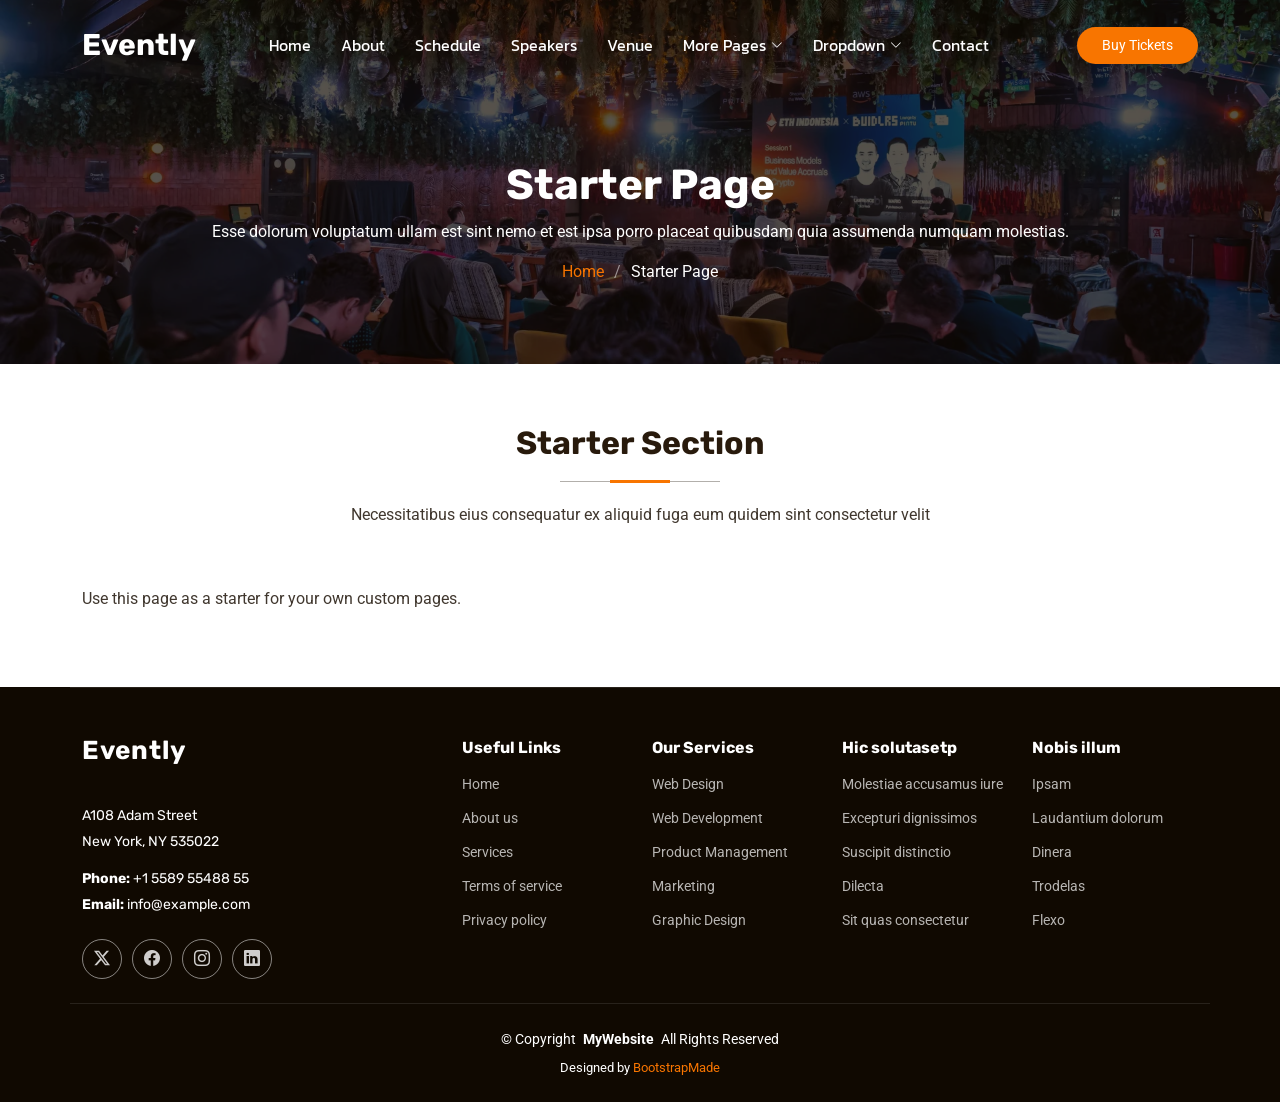
<file: Evently/starter-page.html>
<!DOCTYPE html>
<html lang="en">

<head>
  <meta charset="utf-8">
  <meta content="width=device-width, initial-scale=1.0" name="viewport">
  <title>Starter Page - Evently Bootstrap Template</title>
  <meta name="description" content="">
  <meta name="keywords" content="">

  <!-- Favicons -->
  <link href="assets/img/favicon.png" rel="icon">
  <link href="assets/img/apple-touch-icon.png" rel="apple-touch-icon">

  <!-- Fonts -->
  <link href="https://fonts.googleapis.com" rel="preconnect">
  <link href="https://fonts.gstatic.com" rel="preconnect" crossorigin>
  <link href="https://fonts.googleapis.com/css2?family=Roboto:ital,wght@0,100;0,300;0,400;0,500;0,700;0,900;1,100;1,300;1,400;1,500;1,700;1,900&family=Rubik:ital,wght@0,300;0,400;0,500;0,600;0,700;0,800;0,900;1,300;1,400;1,500;1,600;1,700;1,800;1,900&family=Kanit:ital,wght@0,100;0,200;0,300;0,400;0,500;0,600;0,700;0,800;0,900;1,100;1,200;1,300;1,400;1,500;1,600;1,700;1,800;1,900&display=swap" rel="stylesheet">

  <!-- Vendor CSS Files -->
  <link href="assets/vendor/bootstrap/css/bootstrap.min.css" rel="stylesheet">
  <link href="assets/vendor/bootstrap-icons/bootstrap-icons.css" rel="stylesheet">
  <link href="assets/vendor/swiper/swiper-bundle.min.css" rel="stylesheet">
  <link href="assets/vendor/glightbox/css/glightbox.min.css" rel="stylesheet">

  <!-- Main CSS File -->
  <link href="assets/css/main.css" rel="stylesheet">

  <!-- =======================================================
  * Template Name: Evently
  * Template URL: https://bootstrapmade.com/evently-bootstrap-events-template/
  * Updated: Jul 19 2025 with Bootstrap v5.3.7
  * Author: BootstrapMade.com
  * License: https://bootstrapmade.com/license/
  ======================================================== -->
</head>

<body class="starter-page-page">

  <header id="header" class="header d-flex align-items-center fixed-top">
    <div class="container-fluid container-xl position-relative d-flex align-items-center justify-content-between">

      <a href="index.html" class="logo d-flex align-items-center">
        <!-- Uncomment the line below if you also wish to use an image logo -->
        <!-- <img src="assets/img/logo.webp" alt=""> -->
        <h1 class="sitename">Evently</h1>
      </a>

      <nav id="navmenu" class="navmenu">
        <ul>
          <li><a href="index.html">Home</a></li>
          <li><a href="about.html">About</a></li>
          <li><a href="schedule.html">Schedule</a></li>
          <li><a href="speakers.html">Speakers</a></li>
          <li><a href="venue.html">Venue</a></li>
          <li class="dropdown"><a href="#"><span>More Pages</span> <i class="bi bi-chevron-down toggle-dropdown"></i></a>
            <ul>
              <li><a href="speaker-details.html">Speaker Details</a></li>
              <li><a href="tickets.html">Tickets</a></li>
              <li><a href="buy-tickets.html">Buy Tickets</a></li>
              <li><a href="gallery.html">Gallery</a></li>
              <li><a href="terms.html">Terms</a></li>
              <li><a href="privacy.html">Privacy</a></li>
              <li><a href="404.html">404</a></li>
            </ul>
          </li>
          <li class="dropdown"><a href="#"><span>Dropdown</span> <i class="bi bi-chevron-down toggle-dropdown"></i></a>
            <ul>
              <li><a href="#">Dropdown 1</a></li>
              <li class="dropdown"><a href="#"><span>Deep Dropdown</span> <i class="bi bi-chevron-down toggle-dropdown"></i></a>
                <ul>
                  <li><a href="#">Deep Dropdown 1</a></li>
                  <li><a href="#">Deep Dropdown 2</a></li>
                  <li><a href="#">Deep Dropdown 3</a></li>
                  <li><a href="#">Deep Dropdown 4</a></li>
                  <li><a href="#">Deep Dropdown 5</a></li>
                </ul>
              </li>
              <li><a href="#">Dropdown 2</a></li>
              <li><a href="#">Dropdown 3</a></li>
              <li><a href="#">Dropdown 4</a></li>
            </ul>
          </li>
          <li><a href="contact.html">Contact</a></li>
        </ul>
        <i class="mobile-nav-toggle d-xl-none bi bi-list"></i>
      </nav>

      <a class="btn-getstarted" href="buy-tickets.html">Buy Tickets</a>

    </div>
  </header>

  <main class="main">

    <!-- Page Title -->
    <div class="page-title dark-background" style="background-image: url(assets/img/events/showcase-9.webp);">
      <div class="container position-relative">
        <h1>Starter Page</h1>
        <p>Esse dolorum voluptatum ullam est sint nemo et est ipsa porro placeat quibusdam quia assumenda numquam molestias.</p>
        <nav class="breadcrumbs">
          <ol>
            <li><a href="index.html">Home</a></li>
            <li class="current">Starter Page</li>
          </ol>
        </nav>
      </div>
    </div><!-- End Page Title -->

    <!-- Starter Section Section -->
    <section id="starter-section" class="starter-section section">

      <!-- Section Title -->
      <div class="container section-title">
        <h2>Starter Section</h2>
        <p>Necessitatibus eius consequatur ex aliquid fuga eum quidem sint consectetur velit</p>
      </div><!-- End Section Title -->

      <div class="container">
        <p>Use this page as a starter for your own custom pages.</p>
      </div>

    </section><!-- /Starter Section Section -->

  </main>

  <footer id="footer" class="footer position-relative dark-background">

    <div class="container footer-top">
      <div class="row gy-4">
        <div class="col-lg-4 col-md-6 footer-about">
          <a href="index.html" class="logo d-flex align-items-center">
            <span class="sitename">Evently</span>
          </a>
          <div class="footer-contact pt-3">
            <p>A108 Adam Street</p>
            <p>New York, NY 535022</p>
            <p class="mt-3"><strong>Phone:</strong> <span>+1 5589 55488 55</span></p>
            <p><strong>Email:</strong> <span>info@example.com</span></p>
          </div>
          <div class="social-links d-flex mt-4">
            <a href=""><i class="bi bi-twitter-x"></i></a>
            <a href=""><i class="bi bi-facebook"></i></a>
            <a href=""><i class="bi bi-instagram"></i></a>
            <a href=""><i class="bi bi-linkedin"></i></a>
          </div>
        </div>

        <div class="col-lg-2 col-md-3 footer-links">
          <h4>Useful Links</h4>
          <ul>
            <li><a href="#">Home</a></li>
            <li><a href="#">About us</a></li>
            <li><a href="#">Services</a></li>
            <li><a href="#">Terms of service</a></li>
            <li><a href="#">Privacy policy</a></li>
          </ul>
        </div>

        <div class="col-lg-2 col-md-3 footer-links">
          <h4>Our Services</h4>
          <ul>
            <li><a href="#">Web Design</a></li>
            <li><a href="#">Web Development</a></li>
            <li><a href="#">Product Management</a></li>
            <li><a href="#">Marketing</a></li>
            <li><a href="#">Graphic Design</a></li>
          </ul>
        </div>

        <div class="col-lg-2 col-md-3 footer-links">
          <h4>Hic solutasetp</h4>
          <ul>
            <li><a href="#">Molestiae accusamus iure</a></li>
            <li><a href="#">Excepturi dignissimos</a></li>
            <li><a href="#">Suscipit distinctio</a></li>
            <li><a href="#">Dilecta</a></li>
            <li><a href="#">Sit quas consectetur</a></li>
          </ul>
        </div>

        <div class="col-lg-2 col-md-3 footer-links">
          <h4>Nobis illum</h4>
          <ul>
            <li><a href="#">Ipsam</a></li>
            <li><a href="#">Laudantium dolorum</a></li>
            <li><a href="#">Dinera</a></li>
            <li><a href="#">Trodelas</a></li>
            <li><a href="#">Flexo</a></li>
          </ul>
        </div>

      </div>
    </div>

    <div class="container copyright text-center mt-4">
      <p>© <span>Copyright</span> <strong class="px-1 sitename">MyWebsite</strong> <span>All Rights Reserved</span></p>
      <div class="credits">
        <!-- All the links in the footer should remain intact. -->
        <!-- You can delete the links only if you've purchased the pro version. -->
        <!-- Licensing information: https://bootstrapmade.com/license/ -->
        <!-- Purchase the pro version with working PHP/AJAX contact form: [buy-url] -->
        Designed by <a href="https://bootstrapmade.com/">BootstrapMade</a>
      </div>
    </div>

  </footer>

  <!-- Scroll Top -->
  <a href="#" id="scroll-top" class="scroll-top d-flex align-items-center justify-content-center"><i class="bi bi-arrow-up-short"></i></a>

  <!-- Preloader -->
  <div id="preloader"></div>

  <!-- Vendor JS Files -->
  <script src="assets/vendor/bootstrap/js/bootstrap.bundle.min.js"></script>
  <script src="assets/vendor/php-email-form/validate.js"></script>
  <script src="assets/vendor/purecounter/purecounter_vanilla.js"></script>
  <script src="assets/vendor/swiper/swiper-bundle.min.js"></script>
  <script src="assets/vendor/glightbox/js/glightbox.min.js"></script>

  <!-- Main JS File -->
  <script src="assets/js/main.js"></script>

</body>

</html>
</file>
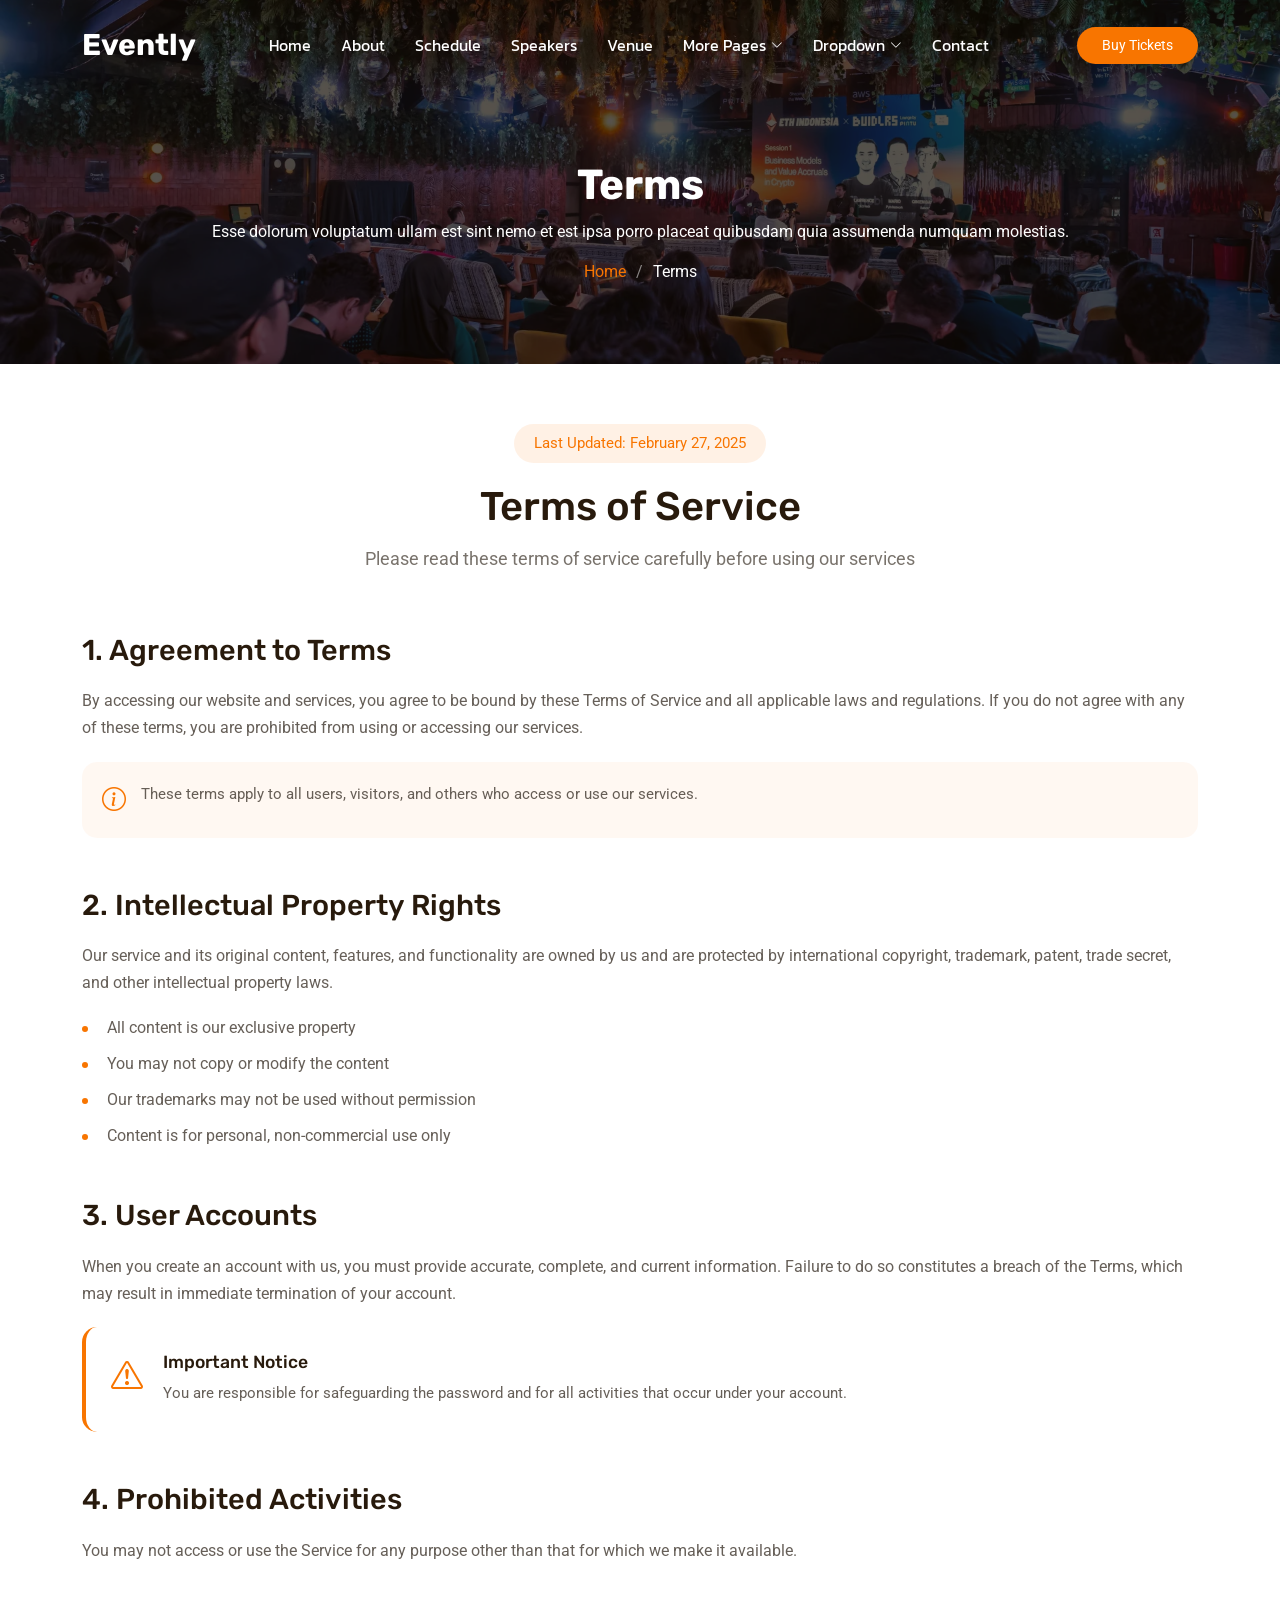
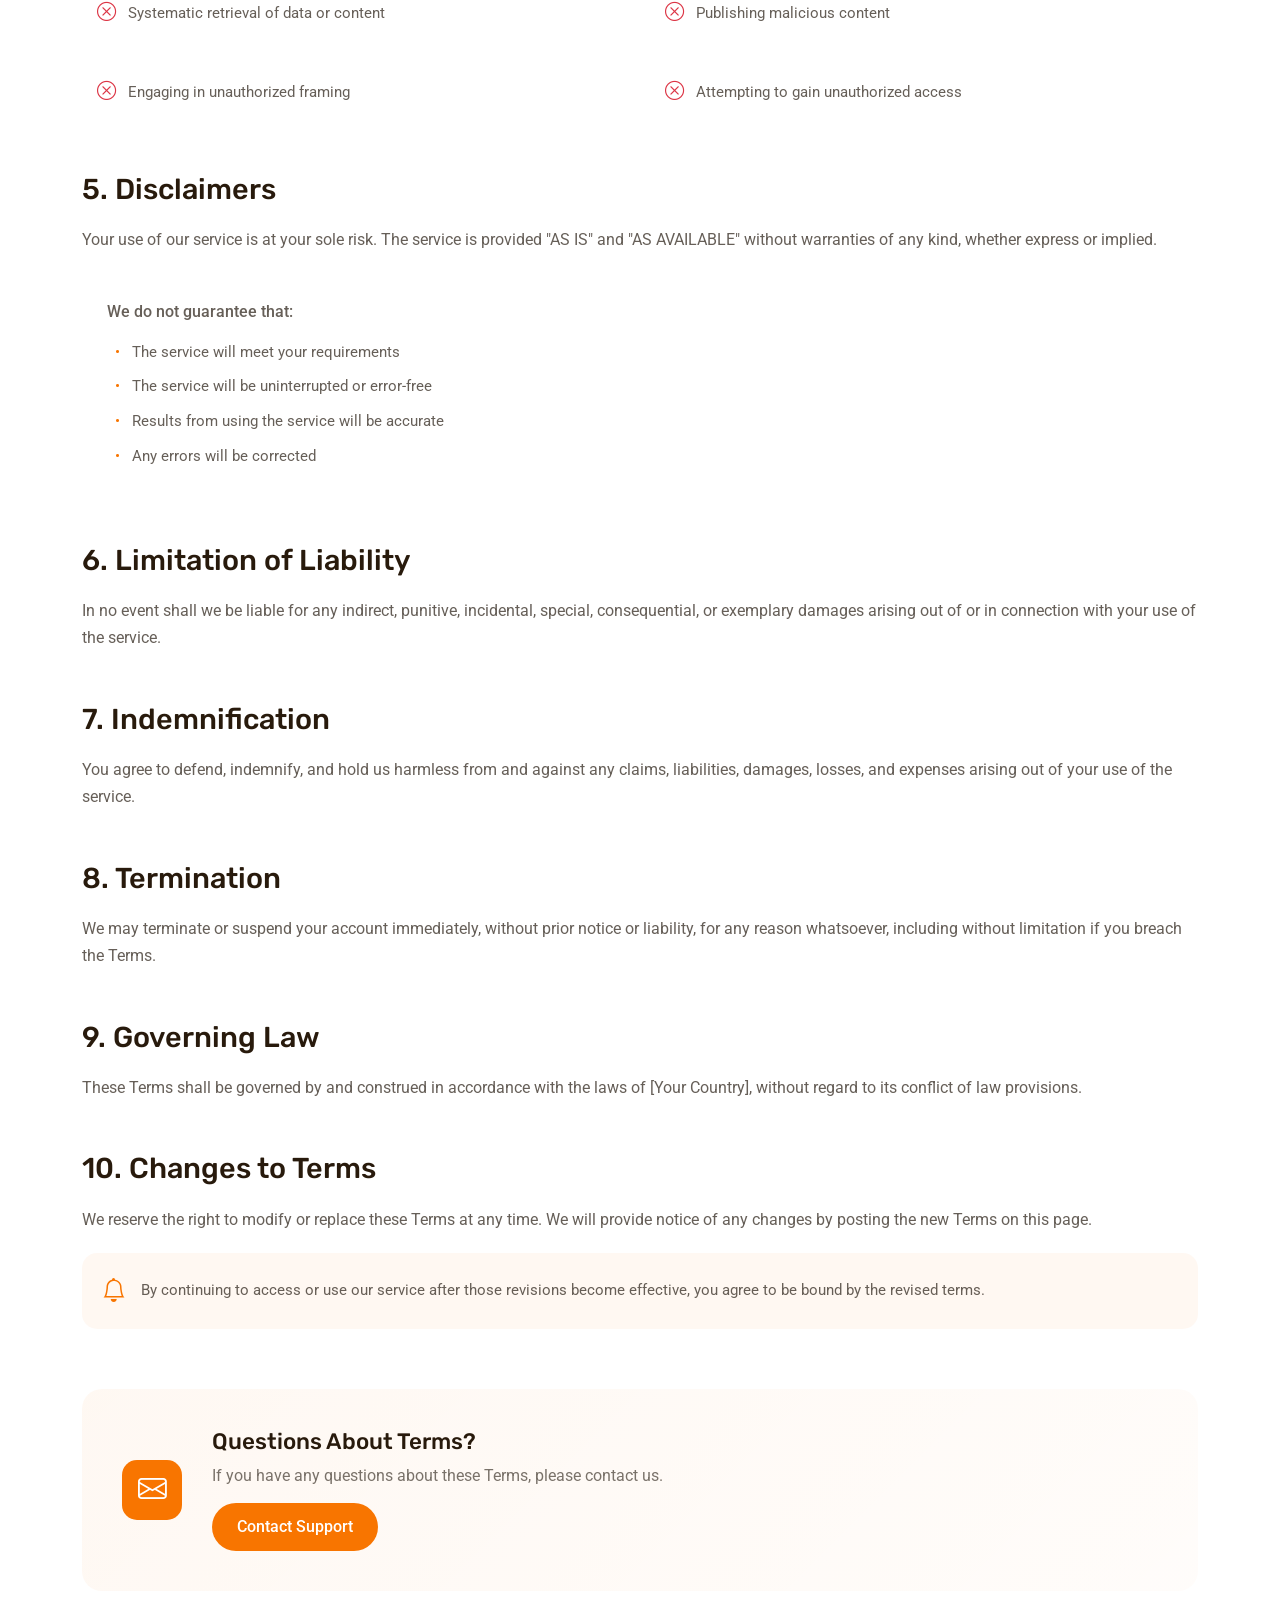
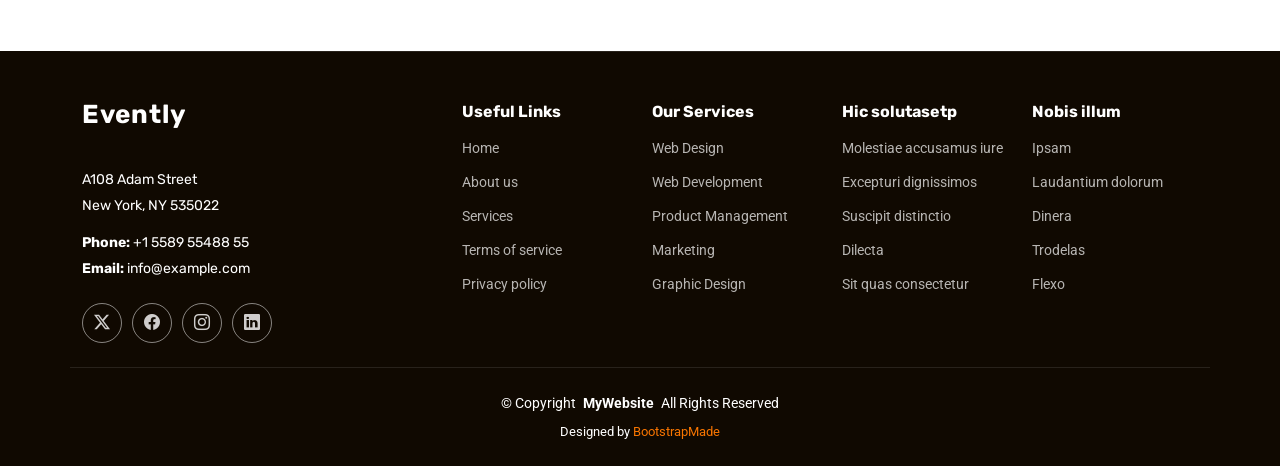
<file: Evently/terms.html>
<!DOCTYPE html>
<html lang="en">

<head>
  <meta charset="utf-8">
  <meta content="width=device-width, initial-scale=1.0" name="viewport">
  <title>Terms - Evently Bootstrap Template</title>
  <meta name="description" content="">
  <meta name="keywords" content="">

  <!-- Favicons -->
  <link href="assets/img/favicon.png" rel="icon">
  <link href="assets/img/apple-touch-icon.png" rel="apple-touch-icon">

  <!-- Fonts -->
  <link href="https://fonts.googleapis.com" rel="preconnect">
  <link href="https://fonts.gstatic.com" rel="preconnect" crossorigin>
  <link href="https://fonts.googleapis.com/css2?family=Roboto:ital,wght@0,100;0,300;0,400;0,500;0,700;0,900;1,100;1,300;1,400;1,500;1,700;1,900&family=Rubik:ital,wght@0,300;0,400;0,500;0,600;0,700;0,800;0,900;1,300;1,400;1,500;1,600;1,700;1,800;1,900&family=Kanit:ital,wght@0,100;0,200;0,300;0,400;0,500;0,600;0,700;0,800;0,900;1,100;1,200;1,300;1,400;1,500;1,600;1,700;1,800;1,900&display=swap" rel="stylesheet">

  <!-- Vendor CSS Files -->
  <link href="assets/vendor/bootstrap/css/bootstrap.min.css" rel="stylesheet">
  <link href="assets/vendor/bootstrap-icons/bootstrap-icons.css" rel="stylesheet">
  <link href="assets/vendor/swiper/swiper-bundle.min.css" rel="stylesheet">
  <link href="assets/vendor/glightbox/css/glightbox.min.css" rel="stylesheet">

  <!-- Main CSS File -->
  <link href="assets/css/main.css" rel="stylesheet">

  <!-- =======================================================
  * Template Name: Evently
  * Template URL: https://bootstrapmade.com/evently-bootstrap-events-template/
  * Updated: Jul 19 2025 with Bootstrap v5.3.7
  * Author: BootstrapMade.com
  * License: https://bootstrapmade.com/license/
  ======================================================== -->
</head>

<body class="terms-page">

  <header id="header" class="header d-flex align-items-center fixed-top">
    <div class="container-fluid container-xl position-relative d-flex align-items-center justify-content-between">

      <a href="index.html" class="logo d-flex align-items-center">
        <!-- Uncomment the line below if you also wish to use an image logo -->
        <!-- <img src="assets/img/logo.webp" alt=""> -->
        <h1 class="sitename">Evently</h1>
      </a>

      <nav id="navmenu" class="navmenu">
        <ul>
          <li><a href="index.html">Home</a></li>
          <li><a href="about.html">About</a></li>
          <li><a href="schedule.html">Schedule</a></li>
          <li><a href="speakers.html">Speakers</a></li>
          <li><a href="venue.html">Venue</a></li>
          <li class="dropdown"><a href="#"><span>More Pages</span> <i class="bi bi-chevron-down toggle-dropdown"></i></a>
            <ul>
              <li><a href="speaker-details.html">Speaker Details</a></li>
              <li><a href="tickets.html">Tickets</a></li>
              <li><a href="buy-tickets.html">Buy Tickets</a></li>
              <li><a href="gallery.html">Gallery</a></li>
              <li><a href="terms.html" class="active">Terms</a></li>
              <li><a href="privacy.html">Privacy</a></li>
              <li><a href="404.html">404</a></li>
            </ul>
          </li>
          <li class="dropdown"><a href="#"><span>Dropdown</span> <i class="bi bi-chevron-down toggle-dropdown"></i></a>
            <ul>
              <li><a href="#">Dropdown 1</a></li>
              <li class="dropdown"><a href="#"><span>Deep Dropdown</span> <i class="bi bi-chevron-down toggle-dropdown"></i></a>
                <ul>
                  <li><a href="#">Deep Dropdown 1</a></li>
                  <li><a href="#">Deep Dropdown 2</a></li>
                  <li><a href="#">Deep Dropdown 3</a></li>
                  <li><a href="#">Deep Dropdown 4</a></li>
                  <li><a href="#">Deep Dropdown 5</a></li>
                </ul>
              </li>
              <li><a href="#">Dropdown 2</a></li>
              <li><a href="#">Dropdown 3</a></li>
              <li><a href="#">Dropdown 4</a></li>
            </ul>
          </li>
          <li><a href="contact.html">Contact</a></li>
        </ul>
        <i class="mobile-nav-toggle d-xl-none bi bi-list"></i>
      </nav>

      <a class="btn-getstarted" href="buy-tickets.html">Buy Tickets</a>

    </div>
  </header>

  <main class="main">

    <!-- Page Title -->
    <div class="page-title dark-background" style="background-image: url(assets/img/events/showcase-9.webp);">
      <div class="container position-relative">
        <h1>Terms</h1>
        <p>Esse dolorum voluptatum ullam est sint nemo et est ipsa porro placeat quibusdam quia assumenda numquam molestias.</p>
        <nav class="breadcrumbs">
          <ol>
            <li><a href="index.html">Home</a></li>
            <li class="current">Terms</li>
          </ol>
        </nav>
      </div>
    </div><!-- End Page Title -->

    <!-- Terms Of Service Section -->
    <section id="terms-of-service" class="terms-of-service section">

      <div class="container">
        <!-- Page Header -->
        <div class="tos-header text-center">
          <span class="last-updated">Last Updated: February 27, 2025</span>
          <h2>Terms of Service</h2>
          <p>Please read these terms of service carefully before using our services</p>
        </div>

        <!-- Content -->
        <div class="tos-content">
          <!-- Agreement Section -->
          <div id="agreement" class="content-section">
            <h3>1. Agreement to Terms</h3>
            <p>By accessing our website and services, you agree to be bound by these Terms of Service and all applicable laws and regulations. If you do not agree with any of these terms, you are prohibited from using or accessing our services.</p>
            <div class="info-box">
              <i class="bi bi-info-circle"></i>
              <p>These terms apply to all users, visitors, and others who access or use our services.</p>
            </div>
          </div>

          <!-- Intellectual Property -->
          <div id="intellectual-property" class="content-section">
            <h3>2. Intellectual Property Rights</h3>
            <p>Our service and its original content, features, and functionality are owned by us and are protected by international copyright, trademark, patent, trade secret, and other intellectual property laws.</p>
            <ul class="list-items">
              <li>All content is our exclusive property</li>
              <li>You may not copy or modify the content</li>
              <li>Our trademarks may not be used without permission</li>
              <li>Content is for personal, non-commercial use only</li>
            </ul>
          </div>

          <!-- User Accounts -->
          <div id="user-accounts" class="content-section">
            <h3>3. User Accounts</h3>
            <p>When you create an account with us, you must provide accurate, complete, and current information. Failure to do so constitutes a breach of the Terms, which may result in immediate termination of your account.</p>
            <div class="alert-box">
              <i class="bi bi-exclamation-triangle"></i>
              <div class="alert-content">
                <h5>Important Notice</h5>
                <p>You are responsible for safeguarding the password and for all activities that occur under your account.</p>
              </div>
            </div>
          </div>

          <!-- Prohibited Activities -->
          <div id="prohibited" class="content-section">
            <h3>4. Prohibited Activities</h3>
            <p>You may not access or use the Service for any purpose other than that for which we make it available.</p>
            <div class="prohibited-list">
              <div class="prohibited-item">
                <i class="bi bi-x-circle"></i>
                <span>Systematic retrieval of data or content</span>
              </div>
              <div class="prohibited-item">
                <i class="bi bi-x-circle"></i>
                <span>Publishing malicious content</span>
              </div>
              <div class="prohibited-item">
                <i class="bi bi-x-circle"></i>
                <span>Engaging in unauthorized framing</span>
              </div>
              <div class="prohibited-item">
                <i class="bi bi-x-circle"></i>
                <span>Attempting to gain unauthorized access</span>
              </div>
            </div>
          </div>

          <!-- Disclaimers -->
          <div id="disclaimer" class="content-section">
            <h3>5. Disclaimers</h3>
            <p>Your use of our service is at your sole risk. The service is provided "AS IS" and "AS AVAILABLE" without warranties of any kind, whether express or implied.</p>
            <div class="disclaimer-box">
              <p>We do not guarantee that:</p>
              <ul>
                <li>The service will meet your requirements</li>
                <li>The service will be uninterrupted or error-free</li>
                <li>Results from using the service will be accurate</li>
                <li>Any errors will be corrected</li>
              </ul>
            </div>
          </div>

          <!-- Limitation of Liability -->
          <div id="limitation" class="content-section">
            <h3>6. Limitation of Liability</h3>
            <p>In no event shall we be liable for any indirect, punitive, incidental, special, consequential, or exemplary damages arising out of or in connection with your use of the service.</p>
          </div>

          <!-- Indemnification -->
          <div id="indemnification" class="content-section">
            <h3>7. Indemnification</h3>
            <p>You agree to defend, indemnify, and hold us harmless from and against any claims, liabilities, damages, losses, and expenses arising out of your use of the service.</p>
          </div>

          <!-- Termination -->
          <div id="termination" class="content-section">
            <h3>8. Termination</h3>
            <p>We may terminate or suspend your account immediately, without prior notice or liability, for any reason whatsoever, including without limitation if you breach the Terms.</p>
          </div>

          <!-- Governing Law -->
          <div id="governing-law" class="content-section">
            <h3>9. Governing Law</h3>
            <p>These Terms shall be governed by and construed in accordance with the laws of [Your Country], without regard to its conflict of law provisions.</p>
          </div>

          <!-- Changes -->
          <div id="changes" class="content-section">
            <h3>10. Changes to Terms</h3>
            <p>We reserve the right to modify or replace these Terms at any time. We will provide notice of any changes by posting the new Terms on this page.</p>
            <div class="notice-box">
              <i class="bi bi-bell"></i>
              <p>By continuing to access or use our service after those revisions become effective, you agree to be bound by the revised terms.</p>
            </div>
          </div>
        </div>

        <!-- Contact Section -->
        <div class="tos-contact">
          <div class="contact-box">
            <div class="contact-icon">
              <i class="bi bi-envelope"></i>
            </div>
            <div class="contact-content">
              <h4>Questions About Terms?</h4>
              <p>If you have any questions about these Terms, please contact us.</p>
              <a href="#" class="contact-link">Contact Support</a>
            </div>
          </div>
        </div>
      </div>

    </section><!-- /Terms Of Service Section -->

  </main>

  <footer id="footer" class="footer position-relative dark-background">

    <div class="container footer-top">
      <div class="row gy-4">
        <div class="col-lg-4 col-md-6 footer-about">
          <a href="index.html" class="logo d-flex align-items-center">
            <span class="sitename">Evently</span>
          </a>
          <div class="footer-contact pt-3">
            <p>A108 Adam Street</p>
            <p>New York, NY 535022</p>
            <p class="mt-3"><strong>Phone:</strong> <span>+1 5589 55488 55</span></p>
            <p><strong>Email:</strong> <span>info@example.com</span></p>
          </div>
          <div class="social-links d-flex mt-4">
            <a href=""><i class="bi bi-twitter-x"></i></a>
            <a href=""><i class="bi bi-facebook"></i></a>
            <a href=""><i class="bi bi-instagram"></i></a>
            <a href=""><i class="bi bi-linkedin"></i></a>
          </div>
        </div>

        <div class="col-lg-2 col-md-3 footer-links">
          <h4>Useful Links</h4>
          <ul>
            <li><a href="#">Home</a></li>
            <li><a href="#">About us</a></li>
            <li><a href="#">Services</a></li>
            <li><a href="#">Terms of service</a></li>
            <li><a href="#">Privacy policy</a></li>
          </ul>
        </div>

        <div class="col-lg-2 col-md-3 footer-links">
          <h4>Our Services</h4>
          <ul>
            <li><a href="#">Web Design</a></li>
            <li><a href="#">Web Development</a></li>
            <li><a href="#">Product Management</a></li>
            <li><a href="#">Marketing</a></li>
            <li><a href="#">Graphic Design</a></li>
          </ul>
        </div>

        <div class="col-lg-2 col-md-3 footer-links">
          <h4>Hic solutasetp</h4>
          <ul>
            <li><a href="#">Molestiae accusamus iure</a></li>
            <li><a href="#">Excepturi dignissimos</a></li>
            <li><a href="#">Suscipit distinctio</a></li>
            <li><a href="#">Dilecta</a></li>
            <li><a href="#">Sit quas consectetur</a></li>
          </ul>
        </div>

        <div class="col-lg-2 col-md-3 footer-links">
          <h4>Nobis illum</h4>
          <ul>
            <li><a href="#">Ipsam</a></li>
            <li><a href="#">Laudantium dolorum</a></li>
            <li><a href="#">Dinera</a></li>
            <li><a href="#">Trodelas</a></li>
            <li><a href="#">Flexo</a></li>
          </ul>
        </div>

      </div>
    </div>

    <div class="container copyright text-center mt-4">
      <p>© <span>Copyright</span> <strong class="px-1 sitename">MyWebsite</strong> <span>All Rights Reserved</span></p>
      <div class="credits">
        <!-- All the links in the footer should remain intact. -->
        <!-- You can delete the links only if you've purchased the pro version. -->
        <!-- Licensing information: https://bootstrapmade.com/license/ -->
        <!-- Purchase the pro version with working PHP/AJAX contact form: [buy-url] -->
        Designed by <a href="https://bootstrapmade.com/">BootstrapMade</a>
      </div>
    </div>

  </footer>

  <!-- Scroll Top -->
  <a href="#" id="scroll-top" class="scroll-top d-flex align-items-center justify-content-center"><i class="bi bi-arrow-up-short"></i></a>

  <!-- Preloader -->
  <div id="preloader"></div>

  <!-- Vendor JS Files -->
  <script src="assets/vendor/bootstrap/js/bootstrap.bundle.min.js"></script>
  <script src="assets/vendor/php-email-form/validate.js"></script>
  <script src="assets/vendor/purecounter/purecounter_vanilla.js"></script>
  <script src="assets/vendor/swiper/swiper-bundle.min.js"></script>
  <script src="assets/vendor/glightbox/js/glightbox.min.js"></script>

  <!-- Main JS File -->
  <script src="assets/js/main.js"></script>

</body>

</html>
</file>
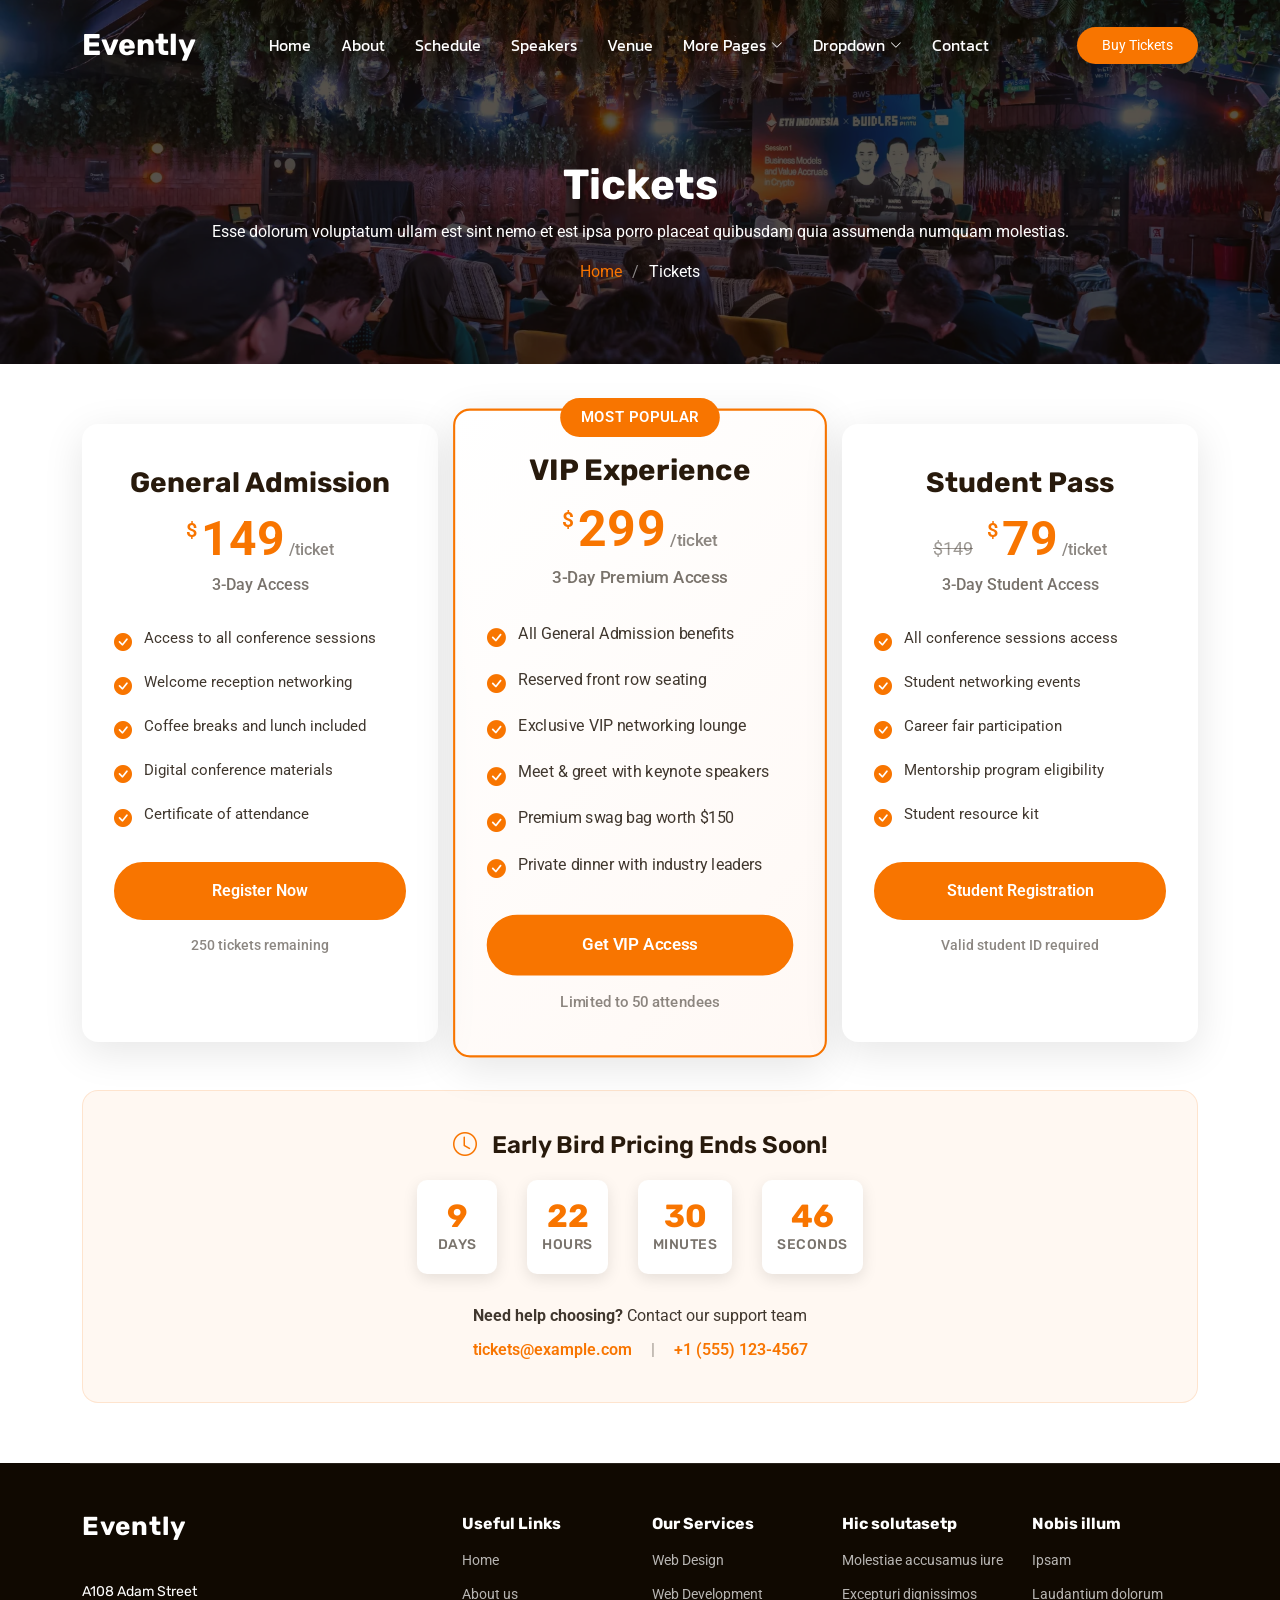
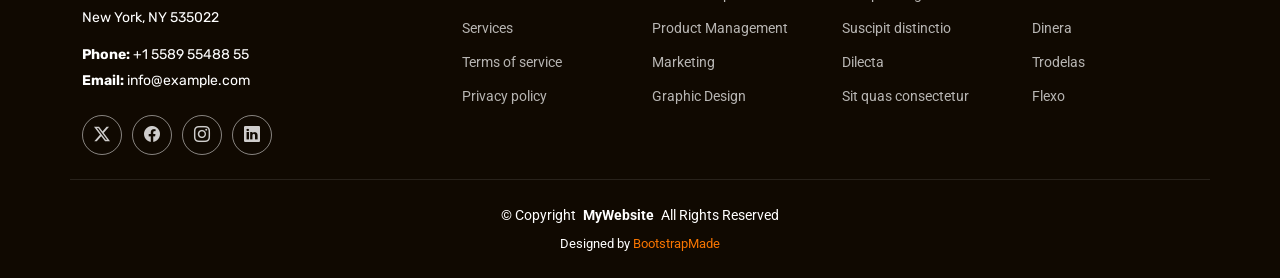
<file: Evently/tickets.html>
<!DOCTYPE html>
<html lang="en">

<head>
  <meta charset="utf-8">
  <meta content="width=device-width, initial-scale=1.0" name="viewport">
  <title>Tickets - Evently Bootstrap Template</title>
  <meta name="description" content="">
  <meta name="keywords" content="">

  <!-- Favicons -->
  <link href="assets/img/favicon.png" rel="icon">
  <link href="assets/img/apple-touch-icon.png" rel="apple-touch-icon">

  <!-- Fonts -->
  <link href="https://fonts.googleapis.com" rel="preconnect">
  <link href="https://fonts.gstatic.com" rel="preconnect" crossorigin>
  <link href="https://fonts.googleapis.com/css2?family=Roboto:ital,wght@0,100;0,300;0,400;0,500;0,700;0,900;1,100;1,300;1,400;1,500;1,700;1,900&family=Rubik:ital,wght@0,300;0,400;0,500;0,600;0,700;0,800;0,900;1,300;1,400;1,500;1,600;1,700;1,800;1,900&family=Kanit:ital,wght@0,100;0,200;0,300;0,400;0,500;0,600;0,700;0,800;0,900;1,100;1,200;1,300;1,400;1,500;1,600;1,700;1,800;1,900&display=swap" rel="stylesheet">

  <!-- Vendor CSS Files -->
  <link href="assets/vendor/bootstrap/css/bootstrap.min.css" rel="stylesheet">
  <link href="assets/vendor/bootstrap-icons/bootstrap-icons.css" rel="stylesheet">
  <link href="assets/vendor/swiper/swiper-bundle.min.css" rel="stylesheet">
  <link href="assets/vendor/glightbox/css/glightbox.min.css" rel="stylesheet">

  <!-- Main CSS File -->
  <link href="assets/css/main.css" rel="stylesheet">

  <!-- =======================================================
  * Template Name: Evently
  * Template URL: https://bootstrapmade.com/evently-bootstrap-events-template/
  * Updated: Jul 19 2025 with Bootstrap v5.3.7
  * Author: BootstrapMade.com
  * License: https://bootstrapmade.com/license/
  ======================================================== -->
</head>

<body class="tickets-page">

  <header id="header" class="header d-flex align-items-center fixed-top">
    <div class="container-fluid container-xl position-relative d-flex align-items-center justify-content-between">

      <a href="index.html" class="logo d-flex align-items-center">
        <!-- Uncomment the line below if you also wish to use an image logo -->
        <!-- <img src="assets/img/logo.webp" alt=""> -->
        <h1 class="sitename">Evently</h1>
      </a>

      <nav id="navmenu" class="navmenu">
        <ul>
          <li><a href="index.html">Home</a></li>
          <li><a href="about.html">About</a></li>
          <li><a href="schedule.html">Schedule</a></li>
          <li><a href="speakers.html">Speakers</a></li>
          <li><a href="venue.html">Venue</a></li>
          <li class="dropdown"><a href="#"><span>More Pages</span> <i class="bi bi-chevron-down toggle-dropdown"></i></a>
            <ul>
              <li><a href="speaker-details.html">Speaker Details</a></li>
              <li><a href="tickets.html" class="active">Tickets</a></li>
              <li><a href="buy-tickets.html">Buy Tickets</a></li>
              <li><a href="gallery.html">Gallery</a></li>
              <li><a href="terms.html">Terms</a></li>
              <li><a href="privacy.html">Privacy</a></li>
              <li><a href="404.html">404</a></li>
            </ul>
          </li>
          <li class="dropdown"><a href="#"><span>Dropdown</span> <i class="bi bi-chevron-down toggle-dropdown"></i></a>
            <ul>
              <li><a href="#">Dropdown 1</a></li>
              <li class="dropdown"><a href="#"><span>Deep Dropdown</span> <i class="bi bi-chevron-down toggle-dropdown"></i></a>
                <ul>
                  <li><a href="#">Deep Dropdown 1</a></li>
                  <li><a href="#">Deep Dropdown 2</a></li>
                  <li><a href="#">Deep Dropdown 3</a></li>
                  <li><a href="#">Deep Dropdown 4</a></li>
                  <li><a href="#">Deep Dropdown 5</a></li>
                </ul>
              </li>
              <li><a href="#">Dropdown 2</a></li>
              <li><a href="#">Dropdown 3</a></li>
              <li><a href="#">Dropdown 4</a></li>
            </ul>
          </li>
          <li><a href="contact.html">Contact</a></li>
        </ul>
        <i class="mobile-nav-toggle d-xl-none bi bi-list"></i>
      </nav>

      <a class="btn-getstarted" href="buy-tickets.html">Buy Tickets</a>

    </div>
  </header>

  <main class="main">

    <!-- Page Title -->
    <div class="page-title dark-background" style="background-image: url(assets/img/events/showcase-9.webp);">
      <div class="container position-relative">
        <h1>Tickets</h1>
        <p>Esse dolorum voluptatum ullam est sint nemo et est ipsa porro placeat quibusdam quia assumenda numquam molestias.</p>
        <nav class="breadcrumbs">
          <ol>
            <li><a href="index.html">Home</a></li>
            <li class="current">Tickets</li>
          </ol>
        </nav>
      </div>
    </div><!-- End Page Title -->

    <!-- Tickets Section -->
    <section id="tickets" class="tickets section">

      <div class="container">

        <div class="row gy-4">

          <div class="col-lg-4 col-md-6">
            <div class="ticket-card">
              <div class="ticket-header">
                <h3>General Admission</h3>
                <div class="ticket-price">
                  <span class="currency">$</span>
                  <span class="amount">149</span>
                  <span class="period">/ticket</span>
                </div>
                <p class="ticket-duration">3-Day Access</p>
              </div>
              <div class="ticket-body">
                <ul class="ticket-features">
                  <li><i class="bi bi-check-circle-fill"></i>Access to all conference sessions</li>
                  <li><i class="bi bi-check-circle-fill"></i>Welcome reception networking</li>
                  <li><i class="bi bi-check-circle-fill"></i>Coffee breaks and lunch included</li>
                  <li><i class="bi bi-check-circle-fill"></i>Digital conference materials</li>
                  <li><i class="bi bi-check-circle-fill"></i>Certificate of attendance</li>
                </ul>
              </div>
              <div class="ticket-footer">
                <a href="buy-tickets.html" class="btn btn-ticket">Register Now</a>
                <p class="availability-info">250 tickets remaining</p>
              </div>
            </div>
          </div>

          <div class="col-lg-4 col-md-6">
            <div class="ticket-card featured">
              <div class="popular-badge">Most Popular</div>
              <div class="ticket-header">
                <h3>VIP Experience</h3>
                <div class="ticket-price">
                  <span class="currency">$</span>
                  <span class="amount">299</span>
                  <span class="period">/ticket</span>
                </div>
                <p class="ticket-duration">3-Day Premium Access</p>
              </div>
              <div class="ticket-body">
                <ul class="ticket-features">
                  <li><i class="bi bi-check-circle-fill"></i>All General Admission benefits</li>
                  <li><i class="bi bi-check-circle-fill"></i>Reserved front row seating</li>
                  <li><i class="bi bi-check-circle-fill"></i>Exclusive VIP networking lounge</li>
                  <li><i class="bi bi-check-circle-fill"></i>Meet &amp; greet with keynote speakers</li>
                  <li><i class="bi bi-check-circle-fill"></i>Premium swag bag worth $150</li>
                  <li><i class="bi bi-check-circle-fill"></i>Private dinner with industry leaders</li>
                </ul>
              </div>
              <div class="ticket-footer">
                <a href="buy-tickets.html" class="btn btn-ticket">Get VIP Access</a>
                <p class="availability-info">Limited to 50 attendees</p>
              </div>
            </div>
          </div>

          <div class="col-lg-4 col-md-6">
            <div class="ticket-card">
              <div class="ticket-header">
                <h3>Student Pass</h3>
                <div class="ticket-price">
                  <span class="original-price">$149</span>
                  <span class="currency">$</span>
                  <span class="amount">79</span>
                  <span class="period">/ticket</span>
                </div>
                <p class="ticket-duration">3-Day Student Access</p>
              </div>
              <div class="ticket-body">
                <ul class="ticket-features">
                  <li><i class="bi bi-check-circle-fill"></i>All conference sessions access</li>
                  <li><i class="bi bi-check-circle-fill"></i>Student networking events</li>
                  <li><i class="bi bi-check-circle-fill"></i>Career fair participation</li>
                  <li><i class="bi bi-check-circle-fill"></i>Mentorship program eligibility</li>
                  <li><i class="bi bi-check-circle-fill"></i>Student resource kit</li>
                </ul>
              </div>
              <div class="ticket-footer">
                <a href="buy-tickets.html" class="btn btn-ticket">Student Registration</a>
                <p class="availability-info">Valid student ID required</p>
              </div>
            </div>
          </div>

        </div>

        <div class="row mt-5">
          <div class="col-12">
            <div class="ticket-info-bar">
              <div class="countdown-info">
                <h4><i class="bi bi-clock"></i> Early Bird Pricing Ends Soon!</h4>
                <div class="countdown d-flex justify-content-center" data-count="2026/12/15">
                  <div>
                    <h3 class="count-days"></h3>
                    <h4>Days</h4>
                  </div>
                  <div>
                    <h3 class="count-hours"></h3>
                    <h4>Hours</h4>
                  </div>
                  <div>
                    <h3 class="count-minutes"></h3>
                    <h4>Minutes</h4>
                  </div>
                  <div>
                    <h3 class="count-seconds"></h3>
                    <h4>Seconds</h4>
                  </div>
                </div>
              </div>
              <div class="support-info">
                <p><strong>Need help choosing?</strong> Contact our support team</p>
                <a href="mailto:tickets@example.com" class="contact-link">tickets@example.com</a>
                <span class="divider">|</span>
                <a href="tel:+15551234567" class="contact-link">+1 (555) 123-4567</a>
              </div>
            </div>
          </div>
        </div>

      </div>

    </section><!-- /Tickets Section -->

  </main>

  <footer id="footer" class="footer position-relative dark-background">

    <div class="container footer-top">
      <div class="row gy-4">
        <div class="col-lg-4 col-md-6 footer-about">
          <a href="index.html" class="logo d-flex align-items-center">
            <span class="sitename">Evently</span>
          </a>
          <div class="footer-contact pt-3">
            <p>A108 Adam Street</p>
            <p>New York, NY 535022</p>
            <p class="mt-3"><strong>Phone:</strong> <span>+1 5589 55488 55</span></p>
            <p><strong>Email:</strong> <span>info@example.com</span></p>
          </div>
          <div class="social-links d-flex mt-4">
            <a href=""><i class="bi bi-twitter-x"></i></a>
            <a href=""><i class="bi bi-facebook"></i></a>
            <a href=""><i class="bi bi-instagram"></i></a>
            <a href=""><i class="bi bi-linkedin"></i></a>
          </div>
        </div>

        <div class="col-lg-2 col-md-3 footer-links">
          <h4>Useful Links</h4>
          <ul>
            <li><a href="#">Home</a></li>
            <li><a href="#">About us</a></li>
            <li><a href="#">Services</a></li>
            <li><a href="#">Terms of service</a></li>
            <li><a href="#">Privacy policy</a></li>
          </ul>
        </div>

        <div class="col-lg-2 col-md-3 footer-links">
          <h4>Our Services</h4>
          <ul>
            <li><a href="#">Web Design</a></li>
            <li><a href="#">Web Development</a></li>
            <li><a href="#">Product Management</a></li>
            <li><a href="#">Marketing</a></li>
            <li><a href="#">Graphic Design</a></li>
          </ul>
        </div>

        <div class="col-lg-2 col-md-3 footer-links">
          <h4>Hic solutasetp</h4>
          <ul>
            <li><a href="#">Molestiae accusamus iure</a></li>
            <li><a href="#">Excepturi dignissimos</a></li>
            <li><a href="#">Suscipit distinctio</a></li>
            <li><a href="#">Dilecta</a></li>
            <li><a href="#">Sit quas consectetur</a></li>
          </ul>
        </div>

        <div class="col-lg-2 col-md-3 footer-links">
          <h4>Nobis illum</h4>
          <ul>
            <li><a href="#">Ipsam</a></li>
            <li><a href="#">Laudantium dolorum</a></li>
            <li><a href="#">Dinera</a></li>
            <li><a href="#">Trodelas</a></li>
            <li><a href="#">Flexo</a></li>
          </ul>
        </div>

      </div>
    </div>

    <div class="container copyright text-center mt-4">
      <p>© <span>Copyright</span> <strong class="px-1 sitename">MyWebsite</strong> <span>All Rights Reserved</span></p>
      <div class="credits">
        <!-- All the links in the footer should remain intact. -->
        <!-- You can delete the links only if you've purchased the pro version. -->
        <!-- Licensing information: https://bootstrapmade.com/license/ -->
        <!-- Purchase the pro version with working PHP/AJAX contact form: [buy-url] -->
        Designed by <a href="https://bootstrapmade.com/">BootstrapMade</a>
      </div>
    </div>

  </footer>

  <!-- Scroll Top -->
  <a href="#" id="scroll-top" class="scroll-top d-flex align-items-center justify-content-center"><i class="bi bi-arrow-up-short"></i></a>

  <!-- Preloader -->
  <div id="preloader"></div>

  <!-- Vendor JS Files -->
  <script src="assets/vendor/bootstrap/js/bootstrap.bundle.min.js"></script>
  <script src="assets/vendor/php-email-form/validate.js"></script>
  <script src="assets/vendor/purecounter/purecounter_vanilla.js"></script>
  <script src="assets/vendor/swiper/swiper-bundle.min.js"></script>
  <script src="assets/vendor/glightbox/js/glightbox.min.js"></script>

  <!-- Main JS File -->
  <script src="assets/js/main.js"></script>

</body>

</html>
</file>
<file: Evently/assets/css/main.css>
/**
* Template Name: Evently
* Template URL: https://bootstrapmade.com/evently-bootstrap-events-template/
* Updated: Jul 19 2025 with Bootstrap v5.3.7
* Author: BootstrapMade.com
* License: https://bootstrapmade.com/license/
*/

@charset "UTF-8";

/*--------------------------------------------------------------
# Font & Color Variables
# Help: https://bootstrapmade.com/color-system/
--------------------------------------------------------------*/
/* Fonts */
:root {
  --default-font: "Roboto",  system-ui, -apple-system, "Segoe UI", Roboto, "Helvetica Neue", Arial, "Noto Sans", "Liberation Sans", sans-serif, "Apple Color Emoji", "Segoe UI Emoji", "Segoe UI Symbol", "Noto Color Emoji";
  --heading-font: "Rubik",  sans-serif;
  --nav-font: "Kanit",  sans-serif;
}

/* Global Colors - The following color variables are used throughout the website. Updating them here will change the color scheme of the entire website */
:root { 
  --background-color: #ffffff; /* Background color for the entire website, including individual sections */
  --default-color: #40372e; /* Default color used for the majority of the text content across the entire website */
  --heading-color: #281a0c; /* Color for headings, subheadings and title throughout the website */
  --accent-color: #f87500; /* Accent color that represents your brand on the website. It's used for buttons, links, and other elements that need to stand out */
  --surface-color: #ffffff; /* The surface color is used as a background of boxed elements within sections, such as cards, icon boxes, or other elements that require a visual separation from the global background. */
  --contrast-color: #ffffff; /* Contrast color for text, ensuring readability against backgrounds of accent, heading, or default colors. */
}

/* Nav Menu Colors - The following color variables are used specifically for the navigation menu. They are separate from the global colors to allow for more customization options */
:root {
  --nav-color: #ffffff;  /* The default color of the main navmenu links */
  --nav-hover-color: #f87500; /* Applied to main navmenu links when they are hovered over or active */
  --nav-mobile-background-color: #ffffff; /* Used as the background color for mobile navigation menu */
  --nav-dropdown-background-color: #ffffff; /* Used as the background color for dropdown items that appear when hovering over primary navigation items */
  --nav-dropdown-color: #40372e; /* Used for navigation links of the dropdown items in the navigation menu. */
  --nav-dropdown-hover-color: #f87500; /* Similar to --nav-hover-color, this color is applied to dropdown navigation links when they are hovered over. */
}

/* Color Presets - These classes override global colors when applied to any section or element, providing reuse of the sam color scheme. */

.light-background {
  --background-color: #fffbf7;
  --surface-color: #ffffff;
}

.dark-background {
  --background-color: #100901;
  --default-color: #ffffff;
  --heading-color: #ffffff;
  --surface-color: #252525;
  --contrast-color: #ffffff;
}

/* Smooth scroll */
:root {
  scroll-behavior: smooth;
}

/*--------------------------------------------------------------
# General Styling & Shared Classes
--------------------------------------------------------------*/
body {
  color: var(--default-color);
  background-color: var(--background-color);
  font-family: var(--default-font);
}

a {
  color: var(--accent-color);
  text-decoration: none;
  transition: 0.3s;
}

a:hover {
  color: color-mix(in srgb, var(--accent-color), transparent 25%);
  text-decoration: none;
}

h1,
h2,
h3,
h4,
h5,
h6 {
  color: var(--heading-color);
  font-family: var(--heading-font);
}

/* PHP Email Form Messages
------------------------------*/
.php-email-form .error-message {
  display: none;
  background: #df1529;
  color: #ffffff;
  text-align: left;
  padding: 15px;
  margin-bottom: 24px;
  font-weight: 600;
}

.php-email-form .sent-message {
  display: none;
  color: #ffffff;
  background: #059652;
  text-align: center;
  padding: 15px;
  margin-bottom: 24px;
  font-weight: 600;
}

.php-email-form .loading {
  display: none;
  background: var(--surface-color);
  text-align: center;
  padding: 15px;
  margin-bottom: 24px;
}

.php-email-form .loading:before {
  content: "";
  display: inline-block;
  border-radius: 50%;
  width: 24px;
  height: 24px;
  margin: 0 10px -6px 0;
  border: 3px solid var(--accent-color);
  border-top-color: var(--surface-color);
  animation: php-email-form-loading 1s linear infinite;
}

@keyframes php-email-form-loading {
  0% {
    transform: rotate(0deg);
  }

  100% {
    transform: rotate(360deg);
  }
}

/*--------------------------------------------------------------
# Global Header
--------------------------------------------------------------*/
.header {
  --background-color: rgba(255, 255, 255, 0);
  --default-color: #ffffff;
  --heading-color: #ffffff;
  color: var(--default-color);
  background-color: var(--background-color);
  padding: 15px 0;
  transition: all 0.5s;
  z-index: 997;
}

.header .logo {
  line-height: 1;
}

.header .logo img {
  max-height: 36px;
  margin-right: 8px;
}

.header .logo h1 {
  font-size: 30px;
  margin: 0;
  font-weight: 700;
  color: var(--heading-color);
}

.header .btn-getstarted,
.header .btn-getstarted:focus {
  color: var(--contrast-color);
  background: var(--accent-color);
  font-size: 14px;
  padding: 8px 25px;
  margin: 0 0 0 30px;
  border-radius: 50px;
  transition: 0.3s;
}

.header .btn-getstarted:hover,
.header .btn-getstarted:focus:hover {
  color: var(--contrast-color);
  background: color-mix(in srgb, var(--accent-color), transparent 15%);
}

@media (max-width: 1200px) {
  .header .logo {
    order: 1;
  }

  .header .btn-getstarted {
    order: 2;
    margin: 0 15px 0 0;
    padding: 6px 15px;
  }

  .header .navmenu {
    order: 3;
  }
}

.scrolled .header {
  box-shadow: 0px 0 18px rgba(0, 0, 0, 0.1);
}

/* Global Header on Scroll
------------------------------*/
.scrolled .header {
  --background-color: rgba(34, 18, 2, 0.9);
}

/*--------------------------------------------------------------
# Navigation Menu
--------------------------------------------------------------*/
/* Navmenu - Desktop */
@media (min-width: 1200px) {
  .navmenu {
    padding: 0;
  }

  .navmenu ul {
    margin: 0;
    padding: 0;
    display: flex;
    list-style: none;
    align-items: center;
  }

  .navmenu li {
    position: relative;
  }

  .navmenu a,
  .navmenu a:focus {
    color: var(--nav-color);
    padding: 18px 15px;
    font-size: 16px;
    font-family: var(--nav-font);
    font-weight: 400;
    display: flex;
    align-items: center;
    justify-content: space-between;
    white-space: nowrap;
    transition: 0.3s;
  }

  .navmenu a i,
  .navmenu a:focus i {
    font-size: 12px;
    line-height: 0;
    margin-left: 5px;
    transition: 0.3s;
  }

  .navmenu li:last-child a {
    padding-right: 0;
  }

  .navmenu li:hover>a,
  .navmenu .active,
  .navmenu .active:focus {
    color: var(--nav-hover-color);
  }

  .navmenu .dropdown ul {
    margin: 0;
    padding: 10px 0;
    background: var(--nav-dropdown-background-color);
    display: block;
    position: absolute;
    visibility: hidden;
    left: 14px;
    top: 130%;
    opacity: 0;
    transition: 0.3s;
    border-radius: 4px;
    z-index: 99;
    box-shadow: 0px 0px 30px rgba(0, 0, 0, 0.1);
  }

  .navmenu .dropdown ul li {
    min-width: 200px;
  }

  .navmenu .dropdown ul a {
    padding: 10px 20px;
    font-size: 15px;
    text-transform: none;
    color: var(--nav-dropdown-color);
  }

  .navmenu .dropdown ul a i {
    font-size: 12px;
  }

  .navmenu .dropdown ul a:hover,
  .navmenu .dropdown ul .active,
  .navmenu .dropdown ul .active:hover,
  .navmenu .dropdown ul li:hover>a {
    color: var(--nav-dropdown-hover-color);
  }

  .navmenu .dropdown:hover>ul {
    opacity: 1;
    top: 100%;
    visibility: visible;
  }

  .navmenu .dropdown .dropdown ul {
    top: 0;
    left: -90%;
    visibility: hidden;
  }

  .navmenu .dropdown .dropdown:hover>ul {
    opacity: 1;
    top: 0;
    left: -100%;
    visibility: visible;
  }
}

/* Navmenu - Mobile */
@media (max-width: 1199px) {
  .mobile-nav-toggle {
    color: var(--nav-color);
    font-size: 28px;
    line-height: 0;
    margin-right: 10px;
    cursor: pointer;
    transition: color 0.3s;
  }

  .navmenu {
    padding: 0;
    z-index: 9997;
  }

  .navmenu ul {
    display: none;
    list-style: none;
    position: absolute;
    inset: 60px 20px 20px 20px;
    padding: 10px 0;
    margin: 0;
    border-radius: 6px;
    background-color: var(--nav-mobile-background-color);
    overflow-y: auto;
    transition: 0.3s;
    z-index: 9998;
    box-shadow: 0px 0px 30px rgba(0, 0, 0, 0.1);
  }

  .navmenu a,
  .navmenu a:focus {
    color: var(--nav-dropdown-color);
    padding: 10px 20px;
    font-family: var(--nav-font);
    font-size: 17px;
    font-weight: 500;
    display: flex;
    align-items: center;
    justify-content: space-between;
    white-space: nowrap;
    transition: 0.3s;
  }

  .navmenu a i,
  .navmenu a:focus i {
    font-size: 12px;
    line-height: 0;
    margin-left: 5px;
    width: 30px;
    height: 30px;
    display: flex;
    align-items: center;
    justify-content: center;
    border-radius: 50%;
    transition: 0.3s;
    background-color: color-mix(in srgb, var(--accent-color), transparent 90%);
  }

  .navmenu a i:hover,
  .navmenu a:focus i:hover {
    background-color: var(--accent-color);
    color: var(--contrast-color);
  }

  .navmenu a:hover,
  .navmenu .active,
  .navmenu .active:focus {
    color: var(--nav-dropdown-hover-color);
  }

  .navmenu .active i,
  .navmenu .active:focus i {
    background-color: var(--accent-color);
    color: var(--contrast-color);
    transform: rotate(180deg);
  }

  .navmenu .dropdown ul {
    position: static;
    display: none;
    z-index: 99;
    padding: 10px 0;
    margin: 10px 20px;
    background-color: var(--nav-dropdown-background-color);
    border: 1px solid color-mix(in srgb, var(--default-color), transparent 90%);
    box-shadow: none;
    transition: all 0.5s ease-in-out;
  }

  .navmenu .dropdown ul ul {
    background-color: rgba(33, 37, 41, 0.1);
  }

  .navmenu .dropdown>.dropdown-active {
    display: block;
    background-color: rgba(33, 37, 41, 0.03);
  }

  .mobile-nav-active {
    overflow: hidden;
  }

  .mobile-nav-active .mobile-nav-toggle {
    color: #fff;
    position: absolute;
    font-size: 32px;
    top: 15px;
    right: 15px;
    margin-right: 0;
    z-index: 9999;
  }

  .mobile-nav-active .navmenu {
    position: fixed;
    overflow: hidden;
    inset: 0;
    background: rgba(33, 37, 41, 0.8);
    transition: 0.3s;
  }

  .mobile-nav-active .navmenu>ul {
    display: block;
  }
}

/*--------------------------------------------------------------
# Global Footer
--------------------------------------------------------------*/
.footer {
  color: var(--default-color);
  background-color: var(--background-color);
  font-size: 14px;
  position: relative;
}

.footer .footer-top {
  padding-top: 50px;
  border-top: 1px solid color-mix(in srgb, var(--default-color), transparent 90%);
}

.footer .footer-about .logo {
  line-height: 1;
  margin-bottom: 25px;
}

.footer .footer-about .logo img {
  max-height: 40px;
  margin-right: 6px;
}

.footer .footer-about .logo span {
  color: var(--heading-color);
  font-family: var(--heading-font);
  font-size: 26px;
  font-weight: 700;
  letter-spacing: 1px;
}

.footer .footer-about p {
  font-size: 14px;
  font-family: var(--heading-font);
}

.footer .social-links a {
  display: flex;
  align-items: center;
  justify-content: center;
  width: 40px;
  height: 40px;
  border-radius: 50%;
  border: 1px solid color-mix(in srgb, var(--default-color), transparent 50%);
  font-size: 16px;
  color: color-mix(in srgb, var(--default-color), transparent 20%);
  margin-right: 10px;
  transition: 0.3s;
}

.footer .social-links a:hover {
  color: var(--accent-color);
  border-color: var(--accent-color);
}

.footer h4 {
  font-size: 16px;
  font-weight: bold;
  position: relative;
  padding-bottom: 12px;
}

.footer .footer-links {
  margin-bottom: 30px;
}

.footer .footer-links ul {
  list-style: none;
  padding: 0;
  margin: 0;
}

.footer .footer-links ul i {
  padding-right: 2px;
  font-size: 12px;
  line-height: 0;
}

.footer .footer-links ul li {
  padding: 10px 0;
  display: flex;
  align-items: center;
}

.footer .footer-links ul li:first-child {
  padding-top: 0;
}

.footer .footer-links ul a {
  color: color-mix(in srgb, var(--default-color), transparent 30%);
  display: inline-block;
  line-height: 1;
}

.footer .footer-links ul a:hover {
  color: var(--accent-color);
}

.footer .footer-contact p {
  margin-bottom: 5px;
}

.footer .copyright {
  padding: 25px 0;
  border-top: 1px solid color-mix(in srgb, var(--default-color), transparent 90%);
}

.footer .copyright p {
  margin-bottom: 0;
}

.footer .credits {
  margin-top: 8px;
  font-size: 13px;
}

/*--------------------------------------------------------------
# Preloader
--------------------------------------------------------------*/
#preloader {
  position: fixed;
  inset: 0;
  z-index: 999999;
  overflow: hidden;
  background: var(--background-color);
  transition: all 0.6s ease-out;
}

#preloader:before {
  content: "";
  position: fixed;
  top: calc(50% - 30px);
  left: calc(50% - 30px);
  border: 6px solid #ffffff;
  border-color: var(--accent-color) transparent var(--accent-color) transparent;
  border-radius: 50%;
  width: 60px;
  height: 60px;
  animation: animate-preloader 1.5s linear infinite;
}

@keyframes animate-preloader {
  0% {
    transform: rotate(0deg);
  }

  100% {
    transform: rotate(360deg);
  }
}

/*--------------------------------------------------------------
# Scroll Top Button
--------------------------------------------------------------*/
.scroll-top {
  position: fixed;
  visibility: hidden;
  opacity: 0;
  right: 15px;
  bottom: 15px;
  z-index: 99999;
  background-color: var(--accent-color);
  width: 40px;
  height: 40px;
  border-radius: 4px;
  transition: all 0.4s;
}

.scroll-top i {
  font-size: 24px;
  color: var(--contrast-color);
  line-height: 0;
}

.scroll-top:hover {
  background-color: color-mix(in srgb, var(--accent-color), transparent 20%);
  color: var(--contrast-color);
}

.scroll-top.active {
  visibility: visible;
  opacity: 1;
}

/*--------------------------------------------------------------
# Global Page Titles & Breadcrumbs
--------------------------------------------------------------*/
.page-title {
  color: var(--default-color);
  background-color: var(--background-color);
  background-size: cover;
  background-position: center;
  background-repeat: no-repeat;
  padding: 160px 0 80px 0;
  text-align: center;
  position: relative;
}

.page-title:before {
  content: "";
  background-color: color-mix(in srgb, var(--background-color), transparent 30%);
  position: absolute;
  inset: 0;
}

.page-title h1 {
  font-size: 42px;
  font-weight: 700;
  margin-bottom: 10px;
}

.page-title .breadcrumbs ol {
  display: flex;
  flex-wrap: wrap;
  list-style: none;
  justify-content: center;
  padding: 0;
  margin: 0;
  font-size: 16px;
  font-weight: 400;
}

.page-title .breadcrumbs ol li+li {
  padding-left: 10px;
}

.page-title .breadcrumbs ol li+li::before {
  content: "/";
  display: inline-block;
  padding-right: 10px;
  color: color-mix(in srgb, var(--default-color), transparent 50%);
}

/*--------------------------------------------------------------
# Global Sections
--------------------------------------------------------------*/
section,
.section {
  color: var(--default-color);
  background-color: var(--background-color);
  padding: 60px 0;
  scroll-margin-top: 90px;
  overflow: clip;
}

@media (max-width: 1199px) {

  section,
  .section {
    scroll-margin-top: 66px;
  }
}

/*--------------------------------------------------------------
# Global Section Titles
--------------------------------------------------------------*/
.section-title {
  text-align: center;
  padding-bottom: 60px;
  position: relative;
}

.section-title h2 {
  font-size: 32px;
  font-weight: 700;
  margin-bottom: 20px;
  padding-bottom: 20px;
  position: relative;
}

.section-title h2:before {
  content: "";
  position: absolute;
  display: block;
  width: 160px;
  height: 1px;
  background: color-mix(in srgb, var(--default-color), transparent 60%);
  left: 0;
  right: 0;
  bottom: 1px;
  margin: auto;
}

.section-title h2::after {
  content: "";
  position: absolute;
  display: block;
  width: 60px;
  height: 3px;
  background: var(--accent-color);
  left: 0;
  right: 0;
  bottom: 0;
  margin: auto;
}

.section-title p {
  margin-bottom: 0;
}

/*--------------------------------------------------------------
# Hero Section
--------------------------------------------------------------*/
.hero {
  position: relative;
  min-height: 100vh;
  display: flex;
  align-items: center;
  background-image: url("../img/events/showcase-1.webp");
  background-size: cover;
  background-position: center;
  background-attachment: fixed;
}

@media (max-width: 768px) {
  .hero {
    background-attachment: scroll;
    min-height: 90vh;
  }
}

.hero .background-overlay {
  position: absolute;
  top: 0;
  left: 0;
  width: 100%;
  height: 100%;
  background: linear-gradient(135deg, color-mix(in srgb, var(--background-color), transparent 30%) 0%, color-mix(in srgb, var(--background-color), transparent 50%) 100%);
  z-index: 1;
}

.hero .hero-content {
  position: relative;
  z-index: 2;
  width: 100%;
  padding: 120px 0 80px;
}

@media (max-width: 768px) {
  .hero .hero-content {
    padding: 100px 0 60px;
  }
}

.hero .hero-text {
  margin-bottom: 50px;
}

@media (max-width: 768px) {
  .hero .hero-text {
    margin-bottom: 40px;
  }
}

.hero .hero-title {
  font-size: 3.5rem;
  font-weight: 600;
  letter-spacing: -0.02em;
  line-height: 1.2;
  margin-bottom: 24px;
}

@media (max-width: 1200px) {
  .hero .hero-title {
    font-size: 3rem;
  }
}

@media (max-width: 768px) {
  .hero .hero-title {
    font-size: 2.2rem;
    margin-bottom: 20px;
  }
}

.hero .hero-subtitle {
  font-size: 1.3rem;
  line-height: 1.6;
  margin-bottom: 40px;
  max-width: 800px;
  margin-left: auto;
  margin-right: auto;
}

@media (max-width: 768px) {
  .hero .hero-subtitle {
    font-size: 1.1rem;
    margin-bottom: 30px;
  }
}

.hero .event-details {
  display: flex;
  justify-content: center;
  gap: 40px;
  margin-bottom: 20px;
}

@media (max-width: 768px) {
  .hero .event-details {
    flex-direction: column;
    gap: 16px;
    align-items: center;
  }
}

.hero .detail-item {
  display: flex;
  align-items: center;
  gap: 12px;
  font-size: 1.1rem;
  font-weight: 500;
}

.hero .detail-item i {
  font-size: 1.2rem;
  color: var(--accent-color);
}

@media (max-width: 768px) {
  .hero .detail-item {
    font-size: 1rem;
  }
}

.hero .countdown-section {
  margin-bottom: 50px;
}

@media (max-width: 768px) {
  .hero .countdown-section {
    margin-bottom: 40px;
  }
}

.hero .countdown-label {
  font-size: 1.2rem;
  font-weight: 500;
  margin-bottom: 30px;
  letter-spacing: 0.5px;
  text-transform: uppercase;
}

@media (max-width: 768px) {
  .hero .countdown-label {
    font-size: 1rem;
    margin-bottom: 24px;
  }
}

.hero .countdown {
  gap: 30px;
  margin-bottom: 0;
}

@media (max-width: 768px) {
  .hero .countdown {
    gap: 20px;
  }
}

.hero .countdown div {
  background: rgba(255, 255, 255, 0.1);
  border: 1px solid rgba(255, 255, 255, 0.2);
  border-radius: 12px;
  padding: 24px 20px;
  min-width: 120px;
  backdrop-filter: blur(10px);
  transition: all 0.3s ease;
}

.hero .countdown div:hover {
  background: rgba(255, 255, 255, 0.15);
  transform: translateY(-2px);
}

@media (max-width: 768px) {
  .hero .countdown div {
    padding: 16px 12px;
    min-width: 90px;
  }
}

.hero .countdown div h3 {
  font-size: 2.5rem;
  font-weight: 700;
  margin-bottom: 8px;
  line-height: 1;
}

@media (max-width: 768px) {
  .hero .countdown div h3 {
    font-size: 2rem;
  }
}

.hero .countdown div h4 {
  font-size: 0.9rem;
  color: color-mix(in srgb, var(--default-color) 90%, white 15%);
  margin: 0;
  font-weight: 500;
  text-transform: uppercase;
  letter-spacing: 1px;
}

@media (max-width: 768px) {
  .hero .countdown div h4 {
    font-size: 0.8rem;
  }
}

.hero .cta-section {
  margin-bottom: 60px;
}

@media (max-width: 768px) {
  .hero .cta-section {
    margin-bottom: 50px;
  }
}

.hero .cta-buttons {
  display: flex;
  justify-content: center;
  gap: 20px;
  margin-bottom: 24px;
}

@media (max-width: 576px) {
  .hero .cta-buttons {
    flex-direction: column;
    align-items: center;
    gap: 16px;
  }
}

.hero .btn-cta {
  padding: 16px 32px;
  font-size: 1.1rem;
  font-weight: 600;
  letter-spacing: 0.5px;
  border-radius: 8px;
  text-decoration: none;
  transition: all 0.3s ease;
  min-width: 180px;
}

@media (max-width: 768px) {
  .hero .btn-cta {
    padding: 14px 28px;
    font-size: 1rem;
    min-width: 160px;
  }
}

.hero .btn-cta.btn-primary {
  color: var(--contrast-color);
  background-color: var(--accent-color);
  border-color: var(--accent-color);
}

.hero .btn-cta.btn-primary:hover {
  transform: translateY(-2px);
}

.hero .btn-cta.btn-secondary {
  background: transparent;
  border: 2px solid var(--default-color);
  color: var(--default-color);
}

.hero .btn-cta.btn-secondary:hover {
  transform: translateY(-2px);
}

.hero .cta-note {
  color: color-mix(in srgb, var(--contrast-color), transparent 30%);
  font-size: 0.95rem;
  font-style: italic;
  margin: 0;
}

@media (max-width: 768px) {
  .hero .cta-note {
    font-size: 0.9rem;
  }
}

.hero .sponsors-section {
  border-top: 1px solid rgba(255, 255, 255, 0.15);
  padding-top: 40px;
}

@media (max-width: 768px) {
  .hero .sponsors-section {
    padding-top: 30px;
  }
}

.hero .sponsors-label {
  color: color-mix(in srgb, var(--contrast-color), transparent 25%);
  font-size: 0.9rem;
  margin-bottom: 30px;
  text-transform: uppercase;
  letter-spacing: 1px;
  font-weight: 500;
}

@media (max-width: 768px) {
  .hero .sponsors-label {
    font-size: 0.85rem;
    margin-bottom: 24px;
  }
}

.hero .sponsors-logos {
  display: flex;
  justify-content: center;
  align-items: center;
  gap: 40px;
  flex-wrap: wrap;
}

@media (max-width: 768px) {
  .hero .sponsors-logos {
    gap: 24px;
  }
}

.hero .sponsor-logo {
  height: 50px;
  width: auto;
  filter: brightness(0) invert(1);
  opacity: 0.7;
  transition: all 0.3s ease;
}

.hero .sponsor-logo:hover {
  opacity: 1;
  transform: scale(1.1);
}

@media (max-width: 768px) {
  .hero .sponsor-logo {
    height: 40px;
  }
}

/*--------------------------------------------------------------
# Intro Section
--------------------------------------------------------------*/
.intro {
  position: relative;
  background: linear-gradient(135deg, var(--background-color) 0%, color-mix(in srgb, var(--accent-color), transparent 90%) 100%);
  overflow: hidden;
}

.intro::before {
  content: "";
  position: absolute;
  top: -50%;
  right: -20%;
  width: 40%;
  height: 200%;
  background: linear-gradient(45deg, color-mix(in srgb, var(--accent-color), transparent 95%) 0%, transparent 70%);
  transform: rotate(-15deg);
  z-index: 1;
}

.intro .container {
  position: relative;
  z-index: 2;
}

.intro .content h2 {
  font-size: 3.2rem;
  font-weight: 800;
  margin-bottom: 2rem;
  background-clip: text;
  line-height: 1.2;
}

@media (max-width: 768px) {
  .intro .content h2 {
    font-size: 2.5rem;
  }
}

.intro .content .lead {
  font-size: 1.25rem;
  font-weight: 500;
  color: color-mix(in srgb, var(--default-color), transparent 20%);
  margin-bottom: 1.5rem;
  line-height: 1.6;
}

.intro .content p {
  font-size: 1.1rem;
  line-height: 1.8;
  margin-bottom: 2.5rem;
  color: color-mix(in srgb, var(--default-color), transparent 30%);
}

.intro .stats-grid {
  display: grid;
  grid-template-columns: repeat(auto-fit, minmax(120px, 1fr));
  gap: 2rem;
  margin-bottom: 3rem;
  padding: 2rem 0;
}

.intro .stat-item {
  text-align: center;
  position: relative;
}

.intro .stat-item .stat-number {
  font-size: 3rem;
  font-weight: 900;
  color: var(--accent-color);
  line-height: 1;
  margin-bottom: 0.5rem;
  text-shadow: 0 4px 8px color-mix(in srgb, var(--accent-color), transparent 70%);
}

.intro .stat-item .stat-label {
  font-size: 0.9rem;
  font-weight: 600;
  text-transform: uppercase;
  letter-spacing: 0.5px;
  color: var(--heading-color);
}

.intro .stat-item::after {
  content: "";
  position: absolute;
  bottom: -10px;
  left: 50%;
  transform: translateX(-50%);
  width: 30px;
  height: 3px;
  background: linear-gradient(90deg, var(--accent-color), color-mix(in srgb, var(--accent-color), transparent 70%));
  border-radius: 2px;
}

.intro .cta-section {
  display: flex;
  gap: 1rem;
  flex-wrap: wrap;
}

.intro .cta-section .btn {
  padding: 1rem 2rem;
  display: flex;
  align-items: center;
  font-weight: 600;
  border-radius: 50px;
  text-transform: uppercase;
  letter-spacing: 0.5px;
  position: relative;
  overflow: hidden;
  transition: all 0.3s ease;
  box-shadow: 0 8px 25px color-mix(in srgb, var(--accent-color), transparent 75%);
}

.intro .cta-section .btn.btn-primary {
  background: linear-gradient(135deg, var(--accent-color), color-mix(in srgb, var(--accent-color), #000000 20%));
  border: none;
  color: var(--contrast-color);
}

.intro .cta-section .btn.btn-primary:hover {
  transform: translateY(-3px);
  box-shadow: 0 12px 35px color-mix(in srgb, var(--accent-color), transparent 60%);
}

.intro .cta-section .btn.btn-outline {
  background: transparent;
  border: 2px solid var(--accent-color);
  color: var(--accent-color);
}

.intro .cta-section .btn.btn-outline:hover {
  background: var(--accent-color);
  color: var(--contrast-color);
  transform: translateY(-3px);
}

.intro .visual-section {
  position: relative;
}

.intro .image-wrapper {
  position: relative;
  border-radius: 20px;
  overflow: hidden;
  box-shadow: 0 20px 60px color-mix(in srgb, var(--default-color), transparent 85%);
  transform: perspective(1000px) rotateY(-5deg) rotateX(2deg);
  transition: all 0.3s ease;
}

.intro .image-wrapper:hover {
  transform: perspective(1000px) rotateY(0deg) rotateX(0deg);
}

.intro .image-wrapper img {
  width: 100%;
  height: 400px;
  object-fit: cover;
}

.intro .image-wrapper .gradient-overlay {
  position: absolute;
  top: 0;
  left: 0;
  right: 0;
  bottom: 0;
  background: linear-gradient(135deg, color-mix(in srgb, var(--accent-color), transparent 60%) 0%, transparent 100%);
}

.intro .image-wrapper .floating-badge {
  position: absolute;
  top: 20px;
  right: 20px;
  background: linear-gradient(135deg, var(--accent-color), color-mix(in srgb, var(--accent-color), #000000 20%));
  color: var(--contrast-color);
  padding: 0.75rem 1.5rem;
  border-radius: 50px;
  font-weight: 600;
  box-shadow: 0 8px 25px color-mix(in srgb, var(--accent-color), transparent 70%);
  display: flex;
  align-items: center;
  gap: 0.5rem;
}

.intro .image-wrapper .floating-badge i {
  font-size: 1.1rem;
}

.intro .highlight-cards {
  margin-top: 2rem;
  display: flex;
  gap: 1rem;
}

@media (max-width: 768px) {
  .intro .highlight-cards {
    flex-direction: column;
  }
}

.intro .highlight-card {
  flex: 1;
  background: var(--surface-color);
  padding: 1.5rem;
  border-radius: 15px;
  text-align: center;
  box-shadow: 0 10px 30px color-mix(in srgb, var(--default-color), transparent 90%);
  border: 1px solid color-mix(in srgb, var(--accent-color), transparent 90%);
  transition: all 0.3s ease;
}

.intro .highlight-card:hover {
  transform: translateY(-5px);
  box-shadow: 0 15px 40px color-mix(in srgb, var(--default-color), transparent 85%);
}

.intro .highlight-card i {
  font-size: 2.5rem;
  color: var(--accent-color);
  margin-bottom: 1rem;
  background: linear-gradient(135deg, var(--accent-color), color-mix(in srgb, var(--accent-color), #000000 30%));
  -webkit-background-clip: text;
  -webkit-text-fill-color: transparent;
  background-clip: text;
}

.intro .highlight-card h4 {
  font-size: 1.2rem;
  font-weight: 700;
  margin-bottom: 0.75rem;
}

.intro .highlight-card p {
  font-size: 0.95rem;
  color: color-mix(in srgb, var(--default-color), transparent 40%);
  margin: 0;
  line-height: 1.6;
}

.intro .founder-quote {
  margin-top: 4rem;
  padding: 3rem 2rem;
  background: linear-gradient(135deg, var(--surface-color) 0%, color-mix(in srgb, var(--accent-color), transparent 97%) 100%);
  border-radius: 25px;
  border: 1px solid color-mix(in srgb, var(--accent-color), transparent 85%);
  position: relative;
  overflow: hidden;
}

.intro .founder-quote::before {
  content: '"';
  position: absolute;
  top: -20px;
  left: 30px;
  font-size: 8rem;
  font-family: Georgia, serif;
  color: color-mix(in srgb, var(--accent-color), transparent 85%);
  font-weight: bold;
  line-height: 1;
}

.intro .founder-quote .founder-img {
  width: 120px;
  height: 120px;
  border-radius: 50%;
  object-fit: cover;
  border: 4px solid var(--accent-color);
  box-shadow: 0 10px 30px color-mix(in srgb, var(--accent-color), transparent 75%);
}

.intro .founder-quote blockquote {
  margin: 0;
}

.intro .founder-quote blockquote p {
  font-size: 1.3rem;
  font-style: italic;
  line-height: 1.7;
  color: var(--heading-color);
  margin-bottom: 1.5rem;
  position: relative;
  z-index: 2;
}

@media (max-width: 768px) {
  .intro .founder-quote blockquote p {
    font-size: 1.1rem;
  }
}

.intro .founder-quote blockquote cite {
  display: block;
  text-align: left;
}

.intro .founder-quote blockquote cite strong {
  display: block;
  font-size: 1.2rem;
  font-weight: 700;
  color: var(--heading-color);
  margin-bottom: 0.25rem;
}

.intro .founder-quote blockquote cite span {
  color: var(--accent-color);
  font-weight: 500;
  text-transform: uppercase;
  letter-spacing: 0.5px;
  font-size: 0.9rem;
}

@media (max-width: 992px) {
  .intro .founder-quote {
    text-align: center;
  }

  .intro .founder-quote .founder-img {
    margin-bottom: 2rem;
  }

  .intro .founder-quote blockquote cite {
    text-align: center;
  }
}

@media (max-width: 768px) {
  .intro .stats-grid {
    grid-template-columns: repeat(2, 1fr);
    gap: 1.5rem;
  }

  .intro .cta-section {
    justify-content: center;
  }

  .intro .cta-section .btn {
    flex: 1;
    text-align: center;
  }
}

/*--------------------------------------------------------------
# Featured Speakers Section
--------------------------------------------------------------*/
.featured-speakers .speaker-card {
  background: var(--surface-color);
  border-radius: 12px;
  overflow: hidden;
  box-shadow: 0 5px 30px 0 color-mix(in srgb, var(--default-color), transparent 90%);
  transition: all 0.3s ease;
}

.featured-speakers .speaker-card:hover {
  transform: translateY(-5px);
  box-shadow: 0 15px 45px 0 color-mix(in srgb, var(--default-color), transparent 80%);
}

.featured-speakers .speaker-card.featured {
  background: var(--surface-color);
  border: 2px solid color-mix(in srgb, var(--accent-color), transparent 80%);
}

.featured-speakers .speaker-card.featured .speaker-image {
  position: relative;
  overflow: hidden;
  height: 340px;
}

.featured-speakers .speaker-card.featured .speaker-image img {
  width: 100%;
  height: 100%;
  object-fit: cover;
  transition: all 0.3s ease;
}

.featured-speakers .speaker-card.featured .speaker-image .speaker-social {
  position: absolute;
  bottom: 20px;
  right: 20px;
  display: flex;
  gap: 10px;
}

.featured-speakers .speaker-card.featured .speaker-image .speaker-social a {
  width: 40px;
  height: 40px;
  background: var(--accent-color);
  color: var(--contrast-color);
  border-radius: 50%;
  display: flex;
  align-items: center;
  justify-content: center;
  text-decoration: none;
  transition: all 0.3s ease;
}

.featured-speakers .speaker-card.featured .speaker-image .speaker-social a:hover {
  background: var(--heading-color);
  transform: translateY(-3px);
}

.featured-speakers .speaker-card.featured .speaker-image .speaker-social a i {
  font-size: 16px;
}

.featured-speakers .speaker-card.featured .speaker-content {
  padding: 30px;
}

.featured-speakers .speaker-card.featured .speaker-content .speaker-category {
  display: inline-block;
  background: var(--accent-color);
  color: var(--contrast-color);
  padding: 6px 15px;
  border-radius: 20px;
  font-size: 12px;
  font-weight: 600;
  text-transform: uppercase;
  letter-spacing: 1px;
  margin-bottom: 15px;
}

.featured-speakers .speaker-card.featured .speaker-content .speaker-name {
  font-size: 24px;
  font-weight: 700;
  color: var(--heading-color);
  margin-bottom: 8px;
  line-height: 1.3;
}

.featured-speakers .speaker-card.featured .speaker-content .speaker-title {
  font-size: 16px;
  font-weight: 600;
  color: var(--accent-color);
  margin-bottom: 5px;
}

.featured-speakers .speaker-card.featured .speaker-content .speaker-company {
  font-size: 14px;
  color: color-mix(in srgb, var(--default-color), transparent 30%);
  margin-bottom: 20px;
}

.featured-speakers .speaker-card.featured .speaker-content .speaker-session {
  margin-bottom: 25px;
}

.featured-speakers .speaker-card.featured .speaker-content .speaker-session h4 {
  font-size: 16px;
  font-weight: 600;
  color: var(--heading-color);
  margin-bottom: 10px;
}

.featured-speakers .speaker-card.featured .speaker-content .speaker-session p {
  font-size: 14px;
  line-height: 1.6;
  color: color-mix(in srgb, var(--default-color), transparent 20%);
  margin: 0;
}

.featured-speakers .speaker-card.featured .speaker-content .btn-speaker {
  display: inline-block;
  background: color-mix(in srgb, var(--accent-color), transparent 90%);
  color: var(--accent-color);
  padding: 12px 25px;
  border-radius: 25px;
  text-decoration: none;
  font-weight: 600;
  font-size: 14px;
  transition: all 0.3s ease;
}

.featured-speakers .speaker-card.featured .speaker-content .btn-speaker:hover {
  background: var(--accent-color);
  color: var(--contrast-color);
  transform: translateY(-2px);
}

@media (max-width: 768px) {
  .featured-speakers .speaker-card.featured .speaker-image {
    height: 250px;
  }

  .featured-speakers .speaker-card.featured .speaker-content {
    padding: 20px;
  }

  .featured-speakers .speaker-card.featured .speaker-content .speaker-name {
    font-size: 20px;
  }
}

.featured-speakers .speaker-card.compact {
  text-align: center;
  transition: all 0.3s ease;
}

.featured-speakers .speaker-card.compact .speaker-image {
  position: relative;
  overflow: hidden;
  height: 280px;
}

.featured-speakers .speaker-card.compact .speaker-image img {
  width: 100%;
  height: 100%;
  object-fit: cover;
  transition: all 0.3s ease;
}

.featured-speakers .speaker-card.compact .speaker-image .speaker-overlay {
  position: absolute;
  top: 0;
  left: 0;
  right: 0;
  bottom: 0;
  background: linear-gradient(180deg, transparent 60%, color-mix(in srgb, var(--default-color), transparent 30%) 100%);
  opacity: 0;
  transition: all 0.3s ease;
  display: flex;
  align-items: flex-end;
  justify-content: center;
  padding: 20px;
}

.featured-speakers .speaker-card.compact .speaker-image .speaker-overlay .speaker-social {
  display: flex;
  gap: 10px;
  transform: translateY(20px);
  transition: all 0.3s ease;
}

.featured-speakers .speaker-card.compact .speaker-image .speaker-overlay .speaker-social a {
  width: 36px;
  height: 36px;
  background: var(--contrast-color);
  color: var(--accent-color);
  border-radius: 50%;
  display: flex;
  align-items: center;
  justify-content: center;
  text-decoration: none;
  transition: all 0.3s ease;
}

.featured-speakers .speaker-card.compact .speaker-image .speaker-overlay .speaker-social a:hover {
  background: var(--accent-color);
  color: var(--contrast-color);
}

.featured-speakers .speaker-card.compact .speaker-image .speaker-overlay .speaker-social a i {
  font-size: 14px;
}

.featured-speakers .speaker-card.compact .speaker-image:hover .speaker-overlay {
  opacity: 1;
}

.featured-speakers .speaker-card.compact .speaker-image:hover .speaker-overlay .speaker-social {
  transform: translateY(0);
}

.featured-speakers .speaker-card.compact .speaker-image:hover img {
  transform: scale(1.05);
}

.featured-speakers .speaker-card.compact .speaker-content {
  padding: 25px 20px;
}

.featured-speakers .speaker-card.compact .speaker-content .speaker-name {
  font-size: 18px;
  font-weight: 700;
  color: var(--heading-color);
  margin-bottom: 8px;
  line-height: 1.3;
}

.featured-speakers .speaker-card.compact .speaker-content .speaker-title {
  font-size: 14px;
  font-weight: 600;
  color: var(--accent-color);
  margin-bottom: 5px;
}

.featured-speakers .speaker-card.compact .speaker-content .speaker-company {
  font-size: 13px;
  color: color-mix(in srgb, var(--default-color), transparent 30%);
  margin-bottom: 15px;
}

.featured-speakers .speaker-card.compact .speaker-content .speaker-topic {
  display: inline-block;
  background: color-mix(in srgb, var(--accent-color), transparent 90%);
  color: var(--accent-color);
  padding: 6px 12px;
  border-radius: 15px;
  font-size: 12px;
  font-weight: 500;
  font-style: italic;
}

@media (max-width: 768px) {
  .featured-speakers .speaker-card.compact .speaker-image {
    height: 250px;
  }

  .featured-speakers .speaker-card.compact .speaker-content {
    padding: 20px 15px;
  }

  .featured-speakers .speaker-card.compact .speaker-content .speaker-name {
    font-size: 16px;
  }
}

.featured-speakers .speaker-quote {
  background: color-mix(in srgb, var(--accent-color), transparent 95%);
  padding: 40px;
  border-radius: 15px;
  text-align: center;
  position: relative;
}

.featured-speakers .speaker-quote::before {
  content: '"';
  position: absolute;
  top: -10px;
  left: 50%;
  transform: translateX(-50%);
  font-size: 80px;
  color: var(--accent-color);
  font-family: serif;
  line-height: 1;
  opacity: 0.3;
}

.featured-speakers .speaker-quote blockquote {
  margin: 0;
  position: relative;
  z-index: 1;
}

.featured-speakers .speaker-quote blockquote p {
  font-size: 18px;
  line-height: 1.6;
  color: var(--default-color);
  font-style: italic;
  margin-bottom: 25px;
}

.featured-speakers .speaker-quote .quote-author {
  display: flex;
  align-items: center;
  justify-content: center;
  gap: 15px;
  position: relative;
  z-index: 1;
}

.featured-speakers .speaker-quote .quote-author img {
  width: 60px;
  height: 60px;
  border-radius: 50%;
  object-fit: cover;
  border: 3px solid var(--accent-color);
}

.featured-speakers .speaker-quote .quote-author .author-info {
  text-align: left;
}

.featured-speakers .speaker-quote .quote-author .author-info h5 {
  font-size: 16px;
  font-weight: 700;
  color: var(--heading-color);
  margin: 0;
  line-height: 1.3;
}

.featured-speakers .speaker-quote .quote-author .author-info span {
  font-size: 14px;
  color: color-mix(in srgb, var(--default-color), transparent 30%);
  line-height: 1.4;
}

@media (max-width: 768px) {
  .featured-speakers .speaker-quote {
    padding: 30px 20px;
  }

  .featured-speakers .speaker-quote::before {
    font-size: 60px;
    top: -5px;
  }

  .featured-speakers .speaker-quote blockquote p {
    font-size: 16px;
  }

  .featured-speakers .speaker-quote .quote-author {
    flex-direction: column;
    text-align: center;
  }

  .featured-speakers .speaker-quote .quote-author .author-info {
    text-align: center;
  }
}

/*--------------------------------------------------------------
# Schedule Section
--------------------------------------------------------------*/
.schedule .schedule-tabs .nav-pills .nav-item {
  margin: 0 8px;
}

.schedule .schedule-tabs .nav-pills .nav-item .nav-link {
  background: transparent;
  border: 2px solid color-mix(in srgb, var(--default-color), transparent 80%);
  color: var(--default-color);
  padding: 12px 24px;
  border-radius: 50px;
  font-weight: 600;
  transition: all 0.3s ease;
}

.schedule .schedule-tabs .nav-pills .nav-item .nav-link:hover {
  border-color: var(--accent-color);
  color: var(--accent-color);
  transform: translateY(-2px);
}

.schedule .schedule-tabs .nav-pills .nav-item .nav-link.active {
  background: var(--accent-color);
  border-color: var(--accent-color);
  color: var(--contrast-color);
  transform: translateY(-2px);
}

.schedule .track-headers {
  display: grid;
  grid-template-columns: 1fr 1fr 1fr;
  gap: 20px;
  margin-bottom: 40px;
  padding: 0 60px;
}

.schedule .track-headers .track-header {
  display: flex;
  align-items: center;
  justify-content: center;
  padding: 15px;
  border-radius: 12px;
  font-weight: 600;
  color: var(--contrast-color);
}

.schedule .track-headers .track-header i {
  margin-right: 8px;
  font-size: 18px;
}

.schedule .track-headers .track-header.development {
  background: linear-gradient(135deg, #4f46e5, #7c3aed);
}

.schedule .track-headers .track-header.design {
  background: linear-gradient(135deg, #f59e0b, #ef4444);
}

.schedule .track-headers .track-header.business {
  background: linear-gradient(135deg, #059669, #0891b2);
}

@media (max-width: 768px) {
  .schedule .track-headers {
    grid-template-columns: 1fr;
    padding: 0;
  }
}

.schedule .schedule-timeline .time-slot {
  display: grid;
  grid-template-columns: 120px 1fr;
  gap: 40px;
  margin-bottom: 40px;
  align-items: start;
}

.schedule .schedule-timeline .time-slot .time-label {
  text-align: right;
  padding-top: 20px;
  position: sticky;
  top: 100px;
}

.schedule .schedule-timeline .time-slot .time-label .time {
  display: block;
  font-size: 18px;
  font-weight: 700;
  color: var(--heading-color);
}

.schedule .schedule-timeline .time-slot .time-label .duration {
  display: block;
  font-size: 14px;
  color: color-mix(in srgb, var(--default-color), transparent 40%);
  margin-top: 4px;
}

.schedule .schedule-timeline .time-slot .sessions-row {
  display: grid;
  grid-template-columns: 1fr 1fr 1fr;
  gap: 20px;
}

.schedule .schedule-timeline .time-slot .sessions-row .session-card {
  background: var(--surface-color);
  border-radius: 16px;
  padding: 24px;
  box-shadow: 0 4px 20px color-mix(in srgb, var(--default-color), transparent 90%);
  transition: all 0.3s ease;
  border-left: 4px solid transparent;
}

.schedule .schedule-timeline .time-slot .sessions-row .session-card:hover {
  transform: translateY(-4px);
  box-shadow: 0 8px 30px color-mix(in srgb, var(--default-color), transparent 85%);
}

.schedule .schedule-timeline .time-slot .sessions-row .session-card.keynote {
  grid-column: 1/-1;
  border-left-color: #fbbf24;
  background: linear-gradient(135deg, var(--surface-color), color-mix(in srgb, #fbbf24, transparent 95%));
}

.schedule .schedule-timeline .time-slot .sessions-row .session-card.keynote .session-type {
  color: #f59e0b;
}

.schedule .schedule-timeline .time-slot .sessions-row .session-card.development {
  border-left-color: #4f46e5;
}

.schedule .schedule-timeline .time-slot .sessions-row .session-card.development .session-type {
  color: #4f46e5;
}

.schedule .schedule-timeline .time-slot .sessions-row .session-card.design {
  border-left-color: #ef4444;
}

.schedule .schedule-timeline .time-slot .sessions-row .session-card.design .session-type {
  color: #ef4444;
}

.schedule .schedule-timeline .time-slot .sessions-row .session-card.business {
  border-left-color: #059669;
}

.schedule .schedule-timeline .time-slot .sessions-row .session-card.business .session-type {
  color: #059669;
}

.schedule .schedule-timeline .time-slot .sessions-row .session-card.break {
  grid-column: 1/-1;
  border-left-color: #6b7280;
  background: color-mix(in srgb, var(--default-color), transparent 95%);
}

.schedule .schedule-timeline .time-slot .sessions-row .session-card.break .session-type {
  color: #6b7280;
}

.schedule .schedule-timeline .time-slot .sessions-row .session-card.break h4 {
  color: color-mix(in srgb, var(--default-color), transparent 30%);
}

.schedule .schedule-timeline .time-slot .sessions-row .session-card.workshop {
  grid-column: 1/-1;
  border-left-color: #8b5cf6;
  background: linear-gradient(135deg, var(--surface-color), color-mix(in srgb, #8b5cf6, transparent 95%));
}

.schedule .schedule-timeline .time-slot .sessions-row .session-card.workshop .session-type {
  color: #8b5cf6;
}

.schedule .schedule-timeline .time-slot .sessions-row .session-card .session-type {
  display: flex;
  align-items: center;
  font-size: 12px;
  font-weight: 600;
  text-transform: uppercase;
  letter-spacing: 0.5px;
  margin-bottom: 12px;
}

.schedule .schedule-timeline .time-slot .sessions-row .session-card .session-type i {
  margin-right: 6px;
  font-size: 14px;
}

.schedule .schedule-timeline .time-slot .sessions-row .session-card h4 {
  font-size: 18px;
  font-weight: 700;
  color: var(--heading-color);
  margin-bottom: 16px;
  line-height: 1.4;
}

.schedule .schedule-timeline .time-slot .sessions-row .session-card .speaker {
  display: flex;
  align-items: center;
  margin-bottom: 12px;
}

.schedule .schedule-timeline .time-slot .sessions-row .session-card .speaker .speaker-image {
  width: 48px;
  height: 48px;
  border-radius: 50%;
  object-fit: cover;
  margin-right: 12px;
}

.schedule .schedule-timeline .time-slot .sessions-row .session-card .speaker .speaker-details h5 {
  font-size: 14px;
  font-weight: 600;
  color: var(--heading-color);
  margin: 0;
}

.schedule .schedule-timeline .time-slot .sessions-row .session-card .speaker .speaker-details span {
  font-size: 12px;
  color: color-mix(in srgb, var(--default-color), transparent 40%);
}

.schedule .schedule-timeline .time-slot .sessions-row .session-card p {
  font-size: 14px;
  color: color-mix(in srgb, var(--default-color), transparent 20%);
  margin-bottom: 16px;
  line-height: 1.5;
}

.schedule .schedule-timeline .time-slot .sessions-row .session-card .session-meta {
  display: flex;
  align-items: center;
  flex-wrap: wrap;
  gap: 12px;
}

.schedule .schedule-timeline .time-slot .sessions-row .session-card .session-meta .venue {
  font-size: 12px;
  color: color-mix(in srgb, var(--default-color), transparent 40%);
  display: flex;
  align-items: center;
}

.schedule .schedule-timeline .time-slot .sessions-row .session-card .session-meta .venue:before {
  content: "\f3c5";
  font-family: "bootstrap-icons";
  margin-right: 4px;
}

.schedule .schedule-timeline .time-slot .sessions-row .session-card .session-meta .level {
  font-size: 11px;
  padding: 4px 8px;
  border-radius: 12px;
  font-weight: 600;
  text-transform: uppercase;
  letter-spacing: 0.5px;
}

.schedule .schedule-timeline .time-slot .sessions-row .session-card .session-meta .level.beginner {
  background: color-mix(in srgb, #10b981, transparent 85%);
  color: #059669;
}

.schedule .schedule-timeline .time-slot .sessions-row .session-card .session-meta .level.intermediate {
  background: color-mix(in srgb, #f59e0b, transparent 85%);
  color: #d97706;
}

.schedule .schedule-timeline .time-slot .sessions-row .session-card .session-meta .level.advanced {
  background: color-mix(in srgb, #ef4444, transparent 85%);
  color: #dc2626;
}

.schedule .schedule-timeline .time-slot.break-slot .sessions-row {
  grid-template-columns: 1fr;
}

@media (max-width: 992px) {
  .schedule .schedule-timeline .time-slot .sessions-row {
    grid-template-columns: 1fr;
  }

  .schedule .schedule-timeline .time-slot .sessions-row .session-card.keynote,
  .schedule .schedule-timeline .time-slot .sessions-row .session-card.workshop {
    grid-column: 1;
  }
}

@media (max-width: 768px) {
  .schedule .schedule-timeline .time-slot {
    grid-template-columns: 80px 1fr;
    gap: 20px;
  }

  .schedule .schedule-timeline .time-slot .time-label {
    text-align: left;
  }

  .schedule .schedule-timeline .time-slot .time-label .time {
    font-size: 16px;
  }
}

.schedule .download-cta {
  background: var(--surface-color);
  border-radius: 20px;
  padding: 40px;
  margin-top: 60px;
  box-shadow: 0 8px 30px color-mix(in srgb, var(--default-color), transparent 90%);
}

.schedule .download-cta h4 {
  font-size: 24px;
  margin-bottom: 12px;
  color: var(--heading-color);
}

.schedule .download-cta p {
  color: color-mix(in srgb, var(--default-color), transparent 30%);
  margin-bottom: 24px;
}

.schedule .download-cta .cta-buttons {
  display: flex;
  gap: 16px;
  justify-content: center;
  flex-wrap: wrap;
}

.schedule .download-cta .cta-buttons .btn {
  padding: 12px 24px;
  border-radius: 50px;
  font-weight: 600;
  display: flex;
  align-items: center;
  transition: all 0.3s ease;
}

.schedule .download-cta .cta-buttons .btn i {
  margin-right: 8px;
}

.schedule .download-cta .cta-buttons .btn.btn-primary {
  background: var(--accent-color);
  border-color: var(--accent-color);
  color: var(--contrast-color);
}

.schedule .download-cta .cta-buttons .btn.btn-primary:hover {
  transform: translateY(-2px);
  box-shadow: 0 8px 25px color-mix(in srgb, var(--accent-color), transparent 60%);
}

.schedule .download-cta .cta-buttons .btn.btn-outline-primary {
  border-color: var(--accent-color);
  color: var(--accent-color);
}

.schedule .download-cta .cta-buttons .btn.btn-outline-primary:hover {
  background: var(--accent-color);
  color: var(--contrast-color);
  transform: translateY(-2px);
}

/*--------------------------------------------------------------
# Call To Action Section
--------------------------------------------------------------*/
.call-to-action {
  position: relative;
  overflow: hidden;
}

.call-to-action::before {
  content: "";
  position: absolute;
  top: 0;
  left: 0;
  right: 0;
  bottom: 0;
  background: url("../img/events/showcase-1.webp") center/cover no-repeat;
  opacity: 0.1;
  z-index: 1;
}

.call-to-action .container {
  position: relative;
  z-index: 2;
}

.call-to-action .display-4 {
  font-weight: 600;
  letter-spacing: -0.02em;
  line-height: 1.2;
}

.call-to-action .lead {
  font-size: 1.125rem;
  line-height: 1.6;
  font-weight: 400;
}

.call-to-action .stats-wrapper {
  background: var(--surface-color);
  border-radius: 16px;
  padding: 3rem 2rem;
  backdrop-filter: blur(10px);
  border: 1px solid color-mix(in srgb, var(--default-color), transparent 90%);
  box-shadow: 0 20px 40px rgba(0, 0, 0, 0.08);
}

.call-to-action .stat-item {
  text-align: center;
  padding: 1rem 0;
}

.call-to-action .stat-item .stat-icon {
  width: 60px;
  height: 60px;
  background: color-mix(in srgb, var(--accent-color), transparent 90%);
  border-radius: 50%;
  display: flex;
  align-items: center;
  justify-content: center;
  margin: 0 auto 1rem;
  transition: all 0.3s ease;
}

.call-to-action .stat-item .stat-icon i {
  font-size: 1.5rem;
  color: var(--accent-color);
}

.call-to-action .stat-item .stat-number {
  font-size: 2.5rem;
  font-weight: 700;
  color: var(--heading-color);
  line-height: 1;
  margin-bottom: 0.5rem;
}

.call-to-action .stat-item .stat-label {
  font-size: 0.875rem;
  font-weight: 500;
  text-transform: uppercase;
  letter-spacing: 0.5px;
}

.call-to-action .stat-item:hover .stat-icon {
  background: var(--accent-color);
  transform: translateY(-2px);
}

.call-to-action .stat-item:hover .stat-icon i {
  color: var(--contrast-color);
}

.call-to-action .cta-content h3 {
  font-size: 1.75rem;
  font-weight: 600;
  color: var(--heading-color);
  margin-bottom: 1rem;
}

.call-to-action .cta-content p {
  color: color-mix(in srgb, var(--default-color), transparent 20%);
  font-size: 1.125rem;
  line-height: 1.6;
}

.call-to-action .cta-buttons {
  margin-bottom: 2rem;
}

.call-to-action .cta-buttons .btn {
  border-radius: 50px;
  padding: 0.875rem 2rem;
  font-weight: 600;
  font-size: 1rem;
  text-transform: uppercase;
  letter-spacing: 0.5px;
  transition: all 0.3s ease;
  border-width: 2px;
}

.call-to-action .cta-buttons .btn.btn-primary {
  background: var(--accent-color);
  border-color: var(--accent-color);
  color: var(--contrast-color);
}

.call-to-action .cta-buttons .btn.btn-primary:hover {
  background: color-mix(in srgb, var(--accent-color), black 15%);
  border-color: color-mix(in srgb, var(--accent-color), black 15%);
  transform: translateY(-2px);
  box-shadow: 0 10px 30px rgba(0, 0, 0, 0.15);
}

.call-to-action .cta-buttons .btn.btn-outline-secondary {
  color: var(--default-color);
  border-color: color-mix(in srgb, var(--default-color), transparent 70%);
  background: transparent;
}

.call-to-action .cta-buttons .btn.btn-outline-secondary:hover {
  background: var(--accent-color);
  border-color: var(--accent-color);
  color: var(--contrast-color);
  transform: translateY(-2px);
  box-shadow: 0 10px 30px rgba(0, 0, 0, 0.15);
}

.call-to-action .security-note {
  border-top: 1px solid color-mix(in srgb, var(--default-color), transparent 90%);
  padding-top: 1rem;
}

.call-to-action .security-note small {
  display: inline-flex;
  align-items: center;
  font-size: 0.875rem;
  color: color-mix(in srgb, var(--default-color), transparent 40%);
}

.call-to-action .security-note small i {
  color: var(--accent-color);
}

@media (max-width: 768px) {
  .call-to-action .display-4 {
    font-size: 2rem;
  }

  .call-to-action .stats-wrapper {
    padding: 2rem 1rem;
  }

  .call-to-action .stat-item {
    margin-bottom: 2rem;
  }

  .call-to-action .stat-item .stat-number {
    font-size: 2rem;
  }

  .call-to-action .cta-buttons .btn {
    display: block;
    width: 100%;
    margin-bottom: 1rem;
  }

  .call-to-action .cta-buttons .btn:last-child {
    margin-bottom: 0;
  }
}

/*--------------------------------------------------------------
# Testimonials Section
--------------------------------------------------------------*/
.testimonials {
  position: relative;
  overflow: hidden;
  /* Swiper Navigation */
  /* Swiper Pagination */
  /* Responsive Styles */
}

.testimonials .testimonial-slider {
  position: relative;
  padding-bottom: 50px;
}

.testimonials .testimonial-slider .swiper-wrapper {
  height: auto !important;
}

.testimonials .testimonial-item {
  background: linear-gradient(135deg, var(--surface-color) 0%, color-mix(in srgb, var(--surface-color), var(--accent-color) 2%) 100%);
  border-radius: 20px;
  padding: 0;
  height: 100%;
  border: 1px solid color-mix(in srgb, var(--default-color), transparent 90%);
  transition: all 0.4s ease;
  overflow: hidden;
  position: relative;
}

.testimonials .testimonial-item::before {
  content: "";
  position: absolute;
  top: 0;
  left: 0;
  right: 0;
  height: 4px;
  background: linear-gradient(90deg, var(--accent-color), color-mix(in srgb, var(--accent-color), var(--heading-color) 30%));
  transform: scaleX(0);
  transform-origin: left;
  transition: transform 0.4s ease;
}

.testimonials .testimonial-item:hover {
  border-color: var(--accent-color);
}

.testimonials .testimonial-item:hover::before {
  transform: scaleX(1);
}

.testimonials .testimonial-item:hover .testimonial-header img {
  transform: scale(1.05);
}

.testimonials .testimonial-item:hover .quote-icon {
  color: var(--accent-color);
  transform: scale(1.1);
}

.testimonials .testimonial-header {
  position: relative;
  text-align: center;
  padding: 30px 30px 20px;
  background: linear-gradient(135deg, color-mix(in srgb, var(--surface-color), var(--accent-color) 3%) 0%, var(--surface-color) 100%);
}

.testimonials .testimonial-header img {
  width: 80px;
  height: 80px;
  border-radius: 50%;
  object-fit: cover;
  border: 4px solid color-mix(in srgb, var(--accent-color), transparent 70%);
  margin-bottom: 15px;
  transition: all 0.3s ease;
  box-shadow: 0 5px 15px rgba(0, 0, 0, 0.1);
}

.testimonials .testimonial-header .rating {
  display: flex;
  justify-content: center;
  gap: 3px;
}

.testimonials .testimonial-header .rating i {
  color: #ffc107;
  font-size: 0.9rem;
}

.testimonials .testimonial-body {
  padding: 0 30px 20px;
}

.testimonials .testimonial-body p {
  font-size: 1rem;
  line-height: 1.6;
  color: color-mix(in srgb, var(--default-color), transparent 20%);
  margin: 0;
  font-style: italic;
  text-align: center;
  position: relative;
}

.testimonials .testimonial-body p::before,
.testimonials .testimonial-body p::after {
  content: '"';
  font-size: 1.5rem;
  color: var(--accent-color);
  opacity: 0.6;
  font-family: serif;
  position: absolute;
}

.testimonials .testimonial-body p::before {
  top: -5px;
  left: -10px;
}

.testimonials .testimonial-body p::after {
  bottom: -20px;
  right: -5px;
}

.testimonials .testimonial-footer {
  padding: 20px 30px 30px;
  text-align: center;
  position: relative;
}

.testimonials .testimonial-footer h5 {
  font-size: 1.1rem;
  font-weight: 600;
  color: var(--heading-color);
  margin: 0 0 5px;
}

.testimonials .testimonial-footer span {
  font-size: 0.85rem;
  color: color-mix(in srgb, var(--default-color), transparent 40%);
  display: block;
  margin-bottom: 15px;
}

.testimonials .testimonial-footer .quote-icon {
  position: absolute;
  bottom: 15px;
  right: 25px;
  color: color-mix(in srgb, var(--accent-color), transparent 60%);
  font-size: 1.5rem;
  transition: all 0.3s ease;
}

.testimonials .swiper-navigation {
  position: relative;
  margin-top: 25px;
  display: flex;
  justify-content: flex-end;
}

.testimonials .swiper-button-prev,
.testimonials .swiper-button-next {
  position: static;
  width: 45px;
  height: 45px;
  margin: 0 10px;
  background: var(--accent-color);
  border-radius: 50%;
  color: var(--contrast-color);
  font-size: 16px;
  transition: all 0.3s ease;
  display: inline-flex;
  align-items: center;
  justify-content: center;
  box-shadow: 0 4px 15px rgba(0, 0, 0, 0.1);
}

.testimonials .swiper-button-prev:hover,
.testimonials .swiper-button-next:hover {
  background: color-mix(in srgb, var(--accent-color), var(--heading-color) 20%);
  transform: scale(1.05);
}

.testimonials .swiper-button-prev::after,
.testimonials .swiper-button-next::after {
  font-size: 16px;
  font-weight: 600;
}

.testimonials .swiper-pagination {
  position: static;
  margin-top: 30px;
  text-align: center;
}

.testimonials .swiper-pagination .swiper-pagination-bullet {
  width: 12px;
  height: 12px;
  background: color-mix(in srgb, var(--default-color), transparent 70%);
  opacity: 1;
  margin: 0 6px;
  transition: all 0.3s ease;
}

.testimonials .swiper-pagination .swiper-pagination-bullet.swiper-pagination-bullet-active {
  background: var(--accent-color);
  transform: scale(1.2);
}

@media (max-width: 1199px) {
  .testimonials .testimonial-item .testimonial-header {
    padding: 25px 25px 15px;
  }

  .testimonials .testimonial-item .testimonial-header img {
    width: 70px;
    height: 70px;
  }

  .testimonials .testimonial-item .testimonial-body,
  .testimonials .testimonial-item .testimonial-footer {
    padding-left: 25px;
    padding-right: 25px;
  }
}

@media (max-width: 991px) {
  .testimonials .testimonial-item {
    margin-bottom: 30px;
  }
}

@media (max-width: 767px) {
  .testimonials .testimonial-item .testimonial-header {
    padding: 20px 20px 10px;
  }

  .testimonials .testimonial-item .testimonial-header img {
    width: 60px;
    height: 60px;
  }

  .testimonials .testimonial-item .testimonial-header .rating i {
    font-size: 0.8rem;
  }

  .testimonials .testimonial-item .testimonial-body {
    padding: 0 20px 15px;
  }

  .testimonials .testimonial-item .testimonial-body p {
    font-size: 0.95rem;
  }

  .testimonials .testimonial-item .testimonial-footer {
    padding: 15px 20px 20px;
  }

  .testimonials .testimonial-item .testimonial-footer h5 {
    font-size: 1rem;
  }

  .testimonials .testimonial-item .testimonial-footer span {
    font-size: 0.8rem;
  }

  .testimonials .testimonial-item .testimonial-footer .quote-icon {
    font-size: 1.3rem;
    bottom: 10px;
    right: 15px;
  }

  .testimonials .swiper-button-prev,
  .testimonials .swiper-button-next {
    width: 40px;
    height: 40px;
    font-size: 14px;
  }

  .testimonials .swiper-button-prev::after,
  .testimonials .swiper-button-next::after {
    font-size: 14px;
  }
}

@media (max-width: 575px) {
  .testimonials .testimonial-slider {
    padding-bottom: 30px;
  }

  .testimonials .testimonial-item .testimonial-header {
    padding: 15px 15px 10px;
  }

  .testimonials .testimonial-item .testimonial-header img {
    width: 55px;
    height: 55px;
  }

  .testimonials .testimonial-item .testimonial-body {
    padding: 0 15px 10px;
  }

  .testimonials .testimonial-item .testimonial-body p {
    font-size: 0.9rem;
  }

  .testimonials .testimonial-item .testimonial-footer {
    padding: 10px 15px 15px;
  }

  .testimonials .testimonial-item .testimonial-footer h5 {
    font-size: 0.95rem;
  }

  .testimonials .testimonial-item .testimonial-footer .quote-icon {
    font-size: 1.2rem;
  }

  .testimonials .swiper-navigation {
    margin-top: 10px;
  }
}

/*--------------------------------------------------------------
# Gallery Section
--------------------------------------------------------------*/
.gallery .gallery-item {
  position: relative;
  overflow: hidden;
  border-radius: 10px;
}

.gallery .gallery-item img {
  transition: 0.3s;
}

.gallery .gallery-links {
  position: absolute;
  inset: 0;
  opacity: 0;
  transition: all ease-in-out 0.3s;
  background: rgba(0, 0, 0, 0.6);
  z-index: 3;
}

.gallery .gallery-links .preview-link,
.gallery .gallery-links .details-link {
  font-size: 20px;
  color: rgba(255, 255, 255, 0.5);
  transition: 0.3s;
  line-height: 1.2;
  margin: 30px 8px 0 8px;
}

.gallery .gallery-links .preview-link:hover,
.gallery .gallery-links .details-link:hover {
  color: #ffffff;
}

.gallery .gallery-links .details-link {
  font-size: 30px;
  line-height: 0;
}

.gallery .gallery-item:hover .gallery-links {
  opacity: 1;
}

.gallery .gallery-item:hover .preview-link,
.gallery .gallery-item:hover .details-link {
  margin-top: 0;
}

.gallery .gallery-item:hover img {
  transform: scale(1.1);
}

.glightbox-clean .gslide-description {
  background: #272727;
}

.glightbox-clean .gslide-title {
  color: rgba(255, 255, 255, 0.8);
  margin: 0;
}

/*--------------------------------------------------------------
# About Section
--------------------------------------------------------------*/
.about .content h3 {
  font-size: 2rem;
  font-weight: 700;
  margin-bottom: 1.5rem;
}

.about .content .lead {
  font-size: 1.1rem;
  color: color-mix(in srgb, var(--default-color), transparent 20%);
  margin-bottom: 1.5rem;
}

.about .content p {
  margin-bottom: 1.5rem;
  line-height: 1.7;
}

.about .content .quote-section {
  background-color: var(--surface-color);
  padding: 2rem;
  border-radius: 10px;
  border-left: 4px solid var(--accent-color);
  margin: 2rem 0;
}

.about .content .quote-section blockquote {
  margin: 0;
}

.about .content .quote-section blockquote p {
  font-style: italic;
  font-size: 1.1rem;
  margin-bottom: 1rem;
  color: var(--heading-color);
}

.about .content .quote-section blockquote cite {
  font-style: normal;
  font-weight: 600;
  color: var(--accent-color);
  font-size: 0.9rem;
}

.about .content .cta-buttons {
  display: flex;
  gap: 1rem;
  flex-wrap: wrap;
}

.about .content .cta-buttons .btn-primary,
.about .content .cta-buttons .btn-secondary {
  padding: 12px 30px;
  border-radius: 25px;
  font-weight: 600;
  text-decoration: none;
  transition: all 0.3s ease;
  border: 2px solid transparent;
  display: inline-block;
}

.about .content .cta-buttons .btn-primary {
  background-color: var(--accent-color);
  color: var(--contrast-color);
}

.about .content .cta-buttons .btn-primary:hover {
  background-color: color-mix(in srgb, var(--accent-color), black 15%);
  transform: translateY(-2px);
}

.about .content .cta-buttons .btn-secondary {
  background-color: transparent;
  color: var(--accent-color);
  border-color: var(--accent-color);
}

.about .content .cta-buttons .btn-secondary:hover {
  background-color: var(--accent-color);
  color: var(--contrast-color);
  transform: translateY(-2px);
}

.about .stats-grid {
  display: grid;
  grid-template-columns: repeat(2, 1fr);
  gap: 1.5rem;
}

.about .stats-grid .stat-card {
  background-color: var(--surface-color);
  padding: 2rem;
  border-radius: 15px;
  text-align: center;
  box-shadow: 0 5px 15px color-mix(in srgb, var(--default-color), transparent 90%);
  transition: all 0.3s ease;
}

.about .stats-grid .stat-card:hover {
  transform: translateY(-5px);
  box-shadow: 0 10px 30px color-mix(in srgb, var(--default-color), transparent 85%);
}

.about .stats-grid .stat-card .stat-icon {
  margin-bottom: 1rem;
}

.about .stats-grid .stat-card .stat-icon i {
  font-size: 2.5rem;
  color: var(--accent-color);
}

.about .stats-grid .stat-card .stat-content h4 {
  font-size: 1.8rem;
  font-weight: 700;
  margin-bottom: 0.5rem;
  color: var(--heading-color);
}

.about .stats-grid .stat-card .stat-content p {
  color: color-mix(in srgb, var(--default-color), transparent 30%);
  margin: 0;
  font-size: 0.9rem;
}

.about .audience-section {
  text-align: center;
}

.about .audience-section h3 {
  font-size: 2rem;
  font-weight: 700;
  margin-bottom: 1rem;
}

.about .audience-section p {
  color: color-mix(in srgb, var(--default-color), transparent 20%);
  font-size: 1.1rem;
}

.about .audience-section .audience-item {
  text-align: center;
  padding: 1.5rem 1rem;
  border-radius: 10px;
  transition: all 0.3s ease;
}

.about .audience-section .audience-item:hover {
  background-color: var(--surface-color);
  transform: translateY(-5px);
}

.about .audience-section .audience-item:hover .audience-icon i {
  color: var(--accent-color);
  transform: scale(1.1);
}

.about .audience-section .audience-item .audience-icon {
  margin-bottom: 1rem;
}

.about .audience-section .audience-item .audience-icon i {
  font-size: 2rem;
  color: var(--heading-color);
  transition: all 0.3s ease;
}

.about .audience-section .audience-item h5 {
  font-size: 1rem;
  font-weight: 600;
  margin-bottom: 0.5rem;
  color: var(--heading-color);
}

.about .audience-section .audience-item p {
  font-size: 0.85rem;
  color: color-mix(in srgb, var(--default-color), transparent 40%);
  margin: 0;
  line-height: 1.4;
}

@media (max-width: 992px) {
  .about .content {
    margin-bottom: 3rem;
  }

  .about .content .cta-buttons {
    justify-content: center;
  }

  .about .stats-grid {
    grid-template-columns: 1fr;
    max-width: 400px;
    margin: 0 auto;
  }
}

@media (max-width: 768px) {
  .about .content h3 {
    font-size: 1.8rem;
  }

  .about .content .quote-section {
    padding: 1.5rem;
  }

  .about .content .cta-buttons {
    flex-direction: column;
    align-items: center;
  }

  .about .content .cta-buttons .btn-primary,
  .about .content .cta-buttons .btn-secondary {
    width: 100%;
    max-width: 250px;
    text-align: center;
  }

  .about .audience-section .audience-item {
    padding: 1rem 0.5rem;
  }

  .about .audience-section .audience-item .audience-icon i {
    font-size: 1.8rem;
  }

  .about .audience-section .audience-item h5 {
    font-size: 0.9rem;
  }

  .about .audience-section .audience-item p {
    font-size: 0.8rem;
  }
}

/*--------------------------------------------------------------
# Speakers Section
--------------------------------------------------------------*/
.speakers .speakers-list .speaker-entry {
  margin-bottom: 2rem;
}

.speakers .speakers-list .speaker-profile {
  background: var(--surface-color);
  border: 1px solid color-mix(in srgb, var(--default-color), transparent 90%);
  border-radius: 12px;
  padding: 25px;
  transition: all 0.3s ease;
  height: 100%;
}

.speakers .speakers-list .speaker-profile:hover {
  border-color: var(--accent-color);
  box-shadow: 0 8px 30px color-mix(in srgb, var(--accent-color), transparent 92%);
  transform: translateY(-3px);
}

.speakers .speakers-list .speaker-profile:hover .speaker-photo img {
  transform: scale(1.05);
}

.speakers .speakers-list .speaker-meta {
  display: flex;
  align-items: flex-start;
  gap: 20px;
  margin-bottom: 20px;
}

.speakers .speakers-list .speaker-photo {
  flex-shrink: 0;
  width: 85px;
  height: 85px;
  border-radius: 50%;
  overflow: hidden;
  border: 3px solid color-mix(in srgb, var(--accent-color), transparent 80%);
}

.speakers .speakers-list .speaker-photo img {
  width: 100%;
  height: 100%;
  object-fit: cover;
  transition: transform 0.3s ease;
}

.speakers .speakers-list .speaker-info {
  flex-grow: 1;
}

.speakers .speakers-list .speaker-info h4 {
  font-size: 20px;
  font-weight: 700;
  margin-bottom: 6px;
  color: var(--heading-color);
}

.speakers .speakers-list .speaker-info .speaker-position {
  display: block;
  font-weight: 600;
  font-size: 15px;
  color: var(--accent-color);
  margin-bottom: 3px;
}

.speakers .speakers-list .speaker-info .speaker-org {
  display: block;
  font-size: 13px;
  color: color-mix(in srgb, var(--default-color), transparent 40%);
  margin-bottom: 10px;
}

.speakers .speakers-list .speaker-info .speaker-track {
  display: inline-block;
  background: linear-gradient(135deg, var(--accent-color), color-mix(in srgb, var(--accent-color), #000000 15%));
  color: var(--contrast-color);
  font-size: 11px;
  font-weight: 600;
  text-transform: uppercase;
  letter-spacing: 0.5px;
  padding: 4px 10px;
  border-radius: 15px;
}

.speakers .speakers-list .speaker-details .speaker-topic {
  display: flex;
  align-items: flex-start;
  gap: 10px;
  margin-bottom: 15px;
  padding: 12px;
  background: color-mix(in srgb, var(--accent-color), transparent 95%);
  border-radius: 8px;
  border-left: 3px solid var(--accent-color);
}

.speakers .speakers-list .speaker-details .speaker-topic i {
  color: var(--accent-color);
  font-size: 16px;
  margin-top: 2px;
  flex-shrink: 0;
}

.speakers .speakers-list .speaker-details .speaker-topic span {
  font-weight: 600;
  font-size: 14px;
  color: var(--heading-color);
  line-height: 1.4;
}

.speakers .speakers-list .speaker-details .speaker-summary {
  font-size: 14px;
  line-height: 1.6;
  color: color-mix(in srgb, var(--default-color), transparent 25%);
  margin-bottom: 20px;
}

.speakers .speakers-list .speaker-details .speaker-actions {
  display: flex;
  justify-content: space-between;
  align-items: center;
}

.speakers .speakers-list .speaker-details .speaker-actions .profile-btn {
  background: var(--accent-color);
  color: var(--contrast-color);
  padding: 8px 18px;
  border-radius: 25px;
  font-size: 13px;
  font-weight: 600;
  text-decoration: none;
  transition: all 0.3s ease;
}

.speakers .speakers-list .speaker-details .speaker-actions .profile-btn:hover {
  background: color-mix(in srgb, var(--accent-color), #000000 15%);
  transform: translateY(-2px);
}

.speakers .speakers-list .speaker-details .speaker-actions .speaker-social {
  display: flex;
  gap: 8px;
}

.speakers .speakers-list .speaker-details .speaker-actions .speaker-social .social-link {
  width: 32px;
  height: 32px;
  border: 1px solid color-mix(in srgb, var(--default-color), transparent 80%);
  color: var(--default-color);
  border-radius: 50%;
  display: flex;
  align-items: center;
  justify-content: center;
  font-size: 14px;
  transition: all 0.3s ease;
}

.speakers .speakers-list .speaker-details .speaker-actions .speaker-social .social-link:hover {
  border-color: var(--accent-color);
  background: var(--accent-color);
  color: var(--contrast-color);
  transform: translateY(-2px);
}

@media (max-width: 992px) {
  .speakers .speakers-list .speaker-profile {
    padding: 20px;
  }

  .speakers .speakers-list .speaker-meta {
    gap: 15px;
  }

  .speakers .speakers-list .speaker-photo {
    width: 75px;
    height: 75px;
  }

  .speakers .speakers-list .speaker-info h4 {
    font-size: 18px;
  }
}

@media (max-width: 768px) {
  .speakers .speakers-list .speaker-entry {
    margin-bottom: 1.5rem;
  }

  .speakers .speakers-list .speaker-profile {
    padding: 18px;
  }

  .speakers .speakers-list .speaker-meta {
    flex-direction: column;
    align-items: center;
    text-align: center;
    gap: 15px;
  }

  .speakers .speakers-list .speaker-photo {
    width: 80px;
    height: 80px;
  }

  .speakers .speakers-list .speaker-details .speaker-actions {
    flex-direction: column;
    gap: 15px;
  }

  .speakers .speakers-list .speaker-details .speaker-actions .profile-btn {
    align-self: stretch;
    text-align: center;
  }
}

@media (max-width: 576px) {
  .speakers .speakers-list .speaker-profile {
    padding: 15px;
  }

  .speakers .speakers-list .speaker-info h4 {
    font-size: 17px;
  }

  .speakers .speakers-list .speaker-info .speaker-position {
    font-size: 14px;
  }

  .speakers .speakers-list .speaker-details .speaker-topic {
    padding: 10px;
  }

  .speakers .speakers-list .speaker-details .speaker-topic span {
    font-size: 13px;
  }

  .speakers .speakers-list .speaker-details .speaker-summary {
    font-size: 13px;
  }
}

/*--------------------------------------------------------------
# Speaker Details 2 Section
--------------------------------------------------------------*/
.speaker-details-2 .speaker-profile-card {
  background: var(--surface-color);
  border-radius: 20px;
  overflow: hidden;
  box-shadow: 0 15px 40px color-mix(in srgb, var(--default-color), transparent 90%);
  margin-bottom: 2rem;
}

.speaker-details-2 .speaker-profile-card .profile-image-wrapper {
  position: relative;
}

.speaker-details-2 .speaker-profile-card .profile-image-wrapper img {
  width: 100%;
  height: 320px;
  object-fit: cover;
}

@media (max-width: 768px) {
  .speaker-details-2 .speaker-profile-card .profile-image-wrapper img {
    height: 280px;
  }
}

.speaker-details-2 .speaker-profile-card .profile-image-wrapper .speaker-status {
  position: absolute;
  top: 1rem;
  right: 1rem;
}

.speaker-details-2 .speaker-profile-card .profile-image-wrapper .speaker-status .status-badge {
  background: var(--accent-color);
  color: var(--contrast-color);
  padding: 0.5rem 1rem;
  border-radius: 20px;
  font-size: 0.85rem;
  font-weight: 600;
  display: flex;
  align-items: center;
  gap: 0.5rem;
}

.speaker-details-2 .speaker-profile-card .profile-image-wrapper .speaker-status .status-badge.keynote {
  background: linear-gradient(135deg, var(--accent-color), color-mix(in srgb, var(--accent-color), #ff6b6b 30%));
}

.speaker-details-2 .speaker-profile-card .profile-content {
  padding: 2rem;
}

.speaker-details-2 .speaker-profile-card .profile-content .speaker-name {
  font-size: 1.8rem;
  margin-bottom: 0.5rem;
  color: var(--heading-color);
}

.speaker-details-2 .speaker-profile-card .profile-content .speaker-title {
  color: var(--accent-color);
  font-size: 1.1rem;
  font-weight: 500;
  margin-bottom: 0.75rem;
}

.speaker-details-2 .speaker-profile-card .profile-content .speaker-company {
  display: flex;
  align-items: center;
  gap: 0.5rem;
  color: color-mix(in srgb, var(--default-color), transparent 30%);
  margin-bottom: 2rem;
  font-size: 1rem;
}

.speaker-details-2 .speaker-profile-card .profile-content .speaker-company i {
  color: var(--accent-color);
}

.speaker-details-2 .speaker-profile-card .profile-content .connection-stats {
  display: grid;
  grid-template-columns: repeat(3, 1fr);
  gap: 1rem;
  margin-bottom: 2rem;
  padding: 1.5rem;
  background: color-mix(in srgb, var(--accent-color), transparent 95%);
  border-radius: 12px;
}

.speaker-details-2 .speaker-profile-card .profile-content .connection-stats .stat-item {
  text-align: center;
}

.speaker-details-2 .speaker-profile-card .profile-content .connection-stats .stat-item .stat-number {
  display: block;
  font-size: 1.5rem;
  font-weight: 700;
  color: var(--accent-color);
  line-height: 1.2;
}

.speaker-details-2 .speaker-profile-card .profile-content .connection-stats .stat-item .stat-label {
  font-size: 0.8rem;
  color: color-mix(in srgb, var(--default-color), transparent 40%);
  text-transform: uppercase;
  letter-spacing: 0.5px;
}

.speaker-details-2 .speaker-profile-card .profile-content .social-connections {
  display: flex;
  flex-direction: column;
  gap: 0.75rem;
}

.speaker-details-2 .speaker-profile-card .profile-content .social-connections .social-btn {
  display: flex;
  align-items: center;
  gap: 0.75rem;
  padding: 0.75rem;
  background: transparent;
  border: 2px solid color-mix(in srgb, var(--default-color), transparent 85%);
  border-radius: 10px;
  color: var(--default-color);
  text-decoration: none;
  transition: all 0.3s ease;
  font-weight: 500;
}

.speaker-details-2 .speaker-profile-card .profile-content .social-connections .social-btn:hover {
  transform: translateY(-2px);
  box-shadow: 0 5px 15px color-mix(in srgb, var(--default-color), transparent 85%);
}

.speaker-details-2 .speaker-profile-card .profile-content .social-connections .social-btn.linkedin:hover {
  border-color: #0077b5;
  color: #0077b5;
  background: color-mix(in srgb, #0077b5, transparent 95%);
}

.speaker-details-2 .speaker-profile-card .profile-content .social-connections .social-btn.twitter:hover {
  border-color: #1da1f2;
  color: #1da1f2;
  background: color-mix(in srgb, #1da1f2, transparent 95%);
}

.speaker-details-2 .speaker-profile-card .profile-content .social-connections .social-btn.website:hover {
  border-color: var(--accent-color);
  color: var(--accent-color);
  background: color-mix(in srgb, var(--accent-color), transparent 95%);
}

.speaker-details-2 .speaker-highlight {
  background: linear-gradient(135deg, var(--surface-color), color-mix(in srgb, var(--accent-color), transparent 97%));
  border-radius: 15px;
  padding: 2.5rem;
  margin-bottom: 2.5rem;
  position: relative;
  border: 1px solid color-mix(in srgb, var(--accent-color), transparent 85%);
}

.speaker-details-2 .speaker-highlight .quote-container {
  position: relative;
}

.speaker-details-2 .speaker-highlight .quote-container .quote-icon {
  position: absolute;
  top: -15px;
  left: -10px;
  width: 50px;
  height: 50px;
  background: var(--accent-color);
  border-radius: 50%;
  display: flex;
  align-items: center;
  justify-content: center;
}

.speaker-details-2 .speaker-highlight .quote-container .quote-icon i {
  font-size: 1.5rem;
  color: var(--contrast-color);
}

.speaker-details-2 .speaker-highlight .quote-container blockquote {
  font-size: 1.25rem;
  font-style: italic;
  line-height: 1.6;
  color: var(--heading-color);
  margin: 0;
  padding-left: 3rem;
}

@media (max-width: 768px) {
  .speaker-details-2 .speaker-highlight .quote-container blockquote {
    font-size: 1.1rem;
    padding-left: 2rem;
  }
}

.speaker-details-2 .speaker-biography,
.speaker-details-2 .session-schedule {
  margin-bottom: 2.5rem;
}

.speaker-details-2 .speaker-biography .section-header,
.speaker-details-2 .session-schedule .section-header {
  display: flex;
  align-items: center;
  gap: 1rem;
  margin-bottom: 2rem;
}

.speaker-details-2 .speaker-biography .section-header h3,
.speaker-details-2 .session-schedule .section-header h3 {
  font-size: 1.6rem;
  color: var(--heading-color);
  margin: 0;
  white-space: nowrap;
}

.speaker-details-2 .speaker-biography .section-header .header-line,
.speaker-details-2 .session-schedule .section-header .header-line {
  flex: 1;
  height: 2px;
  background: linear-gradient(90deg, var(--accent-color), transparent);
}

.speaker-details-2 .speaker-biography .bio-content p,
.speaker-details-2 .session-schedule .bio-content p {
  font-size: 1.05rem;
  line-height: 1.7;
  margin-bottom: 1.5rem;
  color: color-mix(in srgb, var(--default-color), transparent 10%);
}

.speaker-details-2 .speaker-biography .bio-content .expertise-areas,
.speaker-details-2 .session-schedule .bio-content .expertise-areas {
  margin-top: 2rem;
}

.speaker-details-2 .speaker-biography .bio-content .expertise-areas h4,
.speaker-details-2 .session-schedule .bio-content .expertise-areas h4 {
  font-size: 1.2rem;
  margin-bottom: 1rem;
  color: var(--heading-color);
}

.speaker-details-2 .speaker-biography .bio-content .expertise-areas .tags-list,
.speaker-details-2 .session-schedule .bio-content .expertise-areas .tags-list {
  display: flex;
  flex-wrap: wrap;
  gap: 0.75rem;
}

.speaker-details-2 .speaker-biography .bio-content .expertise-areas .tags-list .expertise-tag,
.speaker-details-2 .session-schedule .bio-content .expertise-areas .tags-list .expertise-tag {
  background: var(--accent-color);
  color: var(--contrast-color);
  padding: 0.5rem 1rem;
  border-radius: 20px;
  font-size: 0.9rem;
  font-weight: 500;
}

.speaker-details-2 .schedule-timeline {
  position: relative;
  padding-left: 2rem;
}

.speaker-details-2 .schedule-timeline::before {
  content: "";
  position: absolute;
  left: 15px;
  top: 0;
  bottom: 0;
  width: 2px;
  background: color-mix(in srgb, var(--accent-color), transparent 70%);
}

.speaker-details-2 .schedule-timeline .timeline-item {
  position: relative;
  margin-bottom: 2.5rem;
}

.speaker-details-2 .schedule-timeline .timeline-item:last-child {
  margin-bottom: 0;
}

.speaker-details-2 .schedule-timeline .timeline-item.featured .timeline-content {
  background: color-mix(in srgb, var(--accent-color), transparent 95%);
  border-left: 4px solid var(--accent-color);
}

.speaker-details-2 .schedule-timeline .timeline-item .timeline-marker {
  position: absolute;
  left: -2rem;
  top: 0.5rem;
}

.speaker-details-2 .schedule-timeline .timeline-item .timeline-marker .marker-dot {
  width: 16px;
  height: 16px;
  border-radius: 50%;
  margin-left: 8px;
  border: 3px solid var(--surface-color);
}

.speaker-details-2 .schedule-timeline .timeline-item .timeline-marker .marker-dot.keynote {
  background: var(--accent-color);
}

.speaker-details-2 .schedule-timeline .timeline-item .timeline-marker .marker-dot.workshop {
  background: #10b981;
}

.speaker-details-2 .schedule-timeline .timeline-item .timeline-marker .marker-dot.panel {
  background: #8b5cf6;
}

.speaker-details-2 .schedule-timeline .timeline-item .timeline-content {
  background: var(--surface-color);
  padding: 2rem;
  border-radius: 12px;
  border: 1px solid color-mix(in srgb, var(--default-color), transparent 90%);
}

.speaker-details-2 .schedule-timeline .timeline-item .timeline-content .session-tag {
  display: inline-block;
  padding: 0.3rem 0.8rem;
  border-radius: 15px;
  font-size: 0.75rem;
  font-weight: 600;
  text-transform: uppercase;
  margin-bottom: 1rem;
}

.speaker-details-2 .schedule-timeline .timeline-item .timeline-content .session-tag.keynote {
  background: var(--accent-color);
  color: var(--contrast-color);
}

.speaker-details-2 .schedule-timeline .timeline-item .timeline-content .session-tag.workshop {
  background: #10b981;
  color: white;
}

.speaker-details-2 .schedule-timeline .timeline-item .timeline-content .session-tag.panel {
  background: #8b5cf6;
  color: white;
}

.speaker-details-2 .schedule-timeline .timeline-item .timeline-content .session-name {
  font-size: 1.3rem;
  margin-bottom: 1.5rem;
  color: var(--heading-color);
}

.speaker-details-2 .schedule-timeline .timeline-item .timeline-content .session-meta-grid {
  display: grid;
  grid-template-columns: repeat(auto-fit, minmax(200px, 1fr));
  gap: 1rem;
  margin-bottom: 1rem;
}

@media (max-width: 768px) {
  .speaker-details-2 .schedule-timeline .timeline-item .timeline-content .session-meta-grid {
    grid-template-columns: 1fr;
  }
}

.speaker-details-2 .schedule-timeline .timeline-item .timeline-content .session-meta-grid .meta-item {
  display: flex;
  align-items: center;
  gap: 0.5rem;
  color: color-mix(in srgb, var(--default-color), transparent 30%);
  font-size: 0.95rem;
}

.speaker-details-2 .schedule-timeline .timeline-item .timeline-content .session-meta-grid .meta-item i {
  color: var(--accent-color);
  font-size: 1rem;
}

.speaker-details-2 .schedule-timeline .timeline-item .timeline-content .session-summary {
  line-height: 1.6;
  margin: 0;
  color: color-mix(in srgb, var(--default-color), transparent 20%);
}

.speaker-details-2 .speaker-cta {
  padding: 2rem 0;
  border-top: 1px solid color-mix(in srgb, var(--default-color), transparent 90%);
}

.speaker-details-2 .speaker-cta .cta-buttons {
  display: flex;
  flex-wrap: wrap;
  gap: 1rem;
  justify-content: center;
}

@media (max-width: 768px) {
  .speaker-details-2 .speaker-cta .cta-buttons {
    flex-direction: column;
    align-items: stretch;
  }
}

.speaker-details-2 .speaker-cta .cta-buttons a {
  display: flex;
  align-items: center;
  gap: 0.5rem;
  padding: 0.875rem 2rem;
  border-radius: 25px;
  font-weight: 600;
  text-decoration: none;
  transition: all 0.3s ease;
  justify-content: center;
}

.speaker-details-2 .speaker-cta .cta-buttons a.btn-primary {
  background: var(--accent-color);
  color: var(--contrast-color);
  border: 2px solid var(--accent-color);
}

.speaker-details-2 .speaker-cta .cta-buttons a.btn-primary:hover {
  background: transparent;
  color: var(--accent-color);
  transform: translateY(-2px);
}

.speaker-details-2 .speaker-cta .cta-buttons a.btn-secondary {
  background: var(--heading-color);
  color: var(--background-color);
  border: 2px solid var(--heading-color);
}

.speaker-details-2 .speaker-cta .cta-buttons a.btn-secondary:hover {
  background: transparent;
  color: var(--heading-color);
  transform: translateY(-2px);
}

.speaker-details-2 .speaker-cta .cta-buttons a.btn-outline {
  background: transparent;
  color: var(--default-color);
  border: 2px solid color-mix(in srgb, var(--default-color), transparent 70%);
}

.speaker-details-2 .speaker-cta .cta-buttons a.btn-outline:hover {
  background: var(--default-color);
  color: var(--background-color);
  border-color: var(--default-color);
  transform: translateY(-2px);
}

/*--------------------------------------------------------------
# Tickets Section
--------------------------------------------------------------*/
.tickets .ticket-card {
  background: var(--surface-color);
  border-radius: 16px;
  padding: 40px 30px;
  box-shadow: 0 10px 40px rgba(0, 0, 0, 0.1);
  transition: all 0.3s ease;
  position: relative;
  border: 2px solid transparent;
  height: 100%;
}

.tickets .ticket-card:hover {
  transform: translateY(-5px);
  box-shadow: 0 20px 60px rgba(0, 0, 0, 0.15);
}

.tickets .ticket-card.featured {
  border-color: var(--accent-color);
  transform: scale(1.05);
  background: linear-gradient(135deg, var(--surface-color) 0%, color-mix(in srgb, var(--accent-color), transparent 95%) 100%);
}

.tickets .ticket-card.featured:hover {
  transform: scale(1.05) translateY(-5px);
}

.tickets .popular-badge {
  position: absolute;
  top: -12px;
  left: 50%;
  transform: translateX(-50%);
  background: var(--accent-color);
  color: var(--contrast-color);
  padding: 8px 20px;
  border-radius: 20px;
  font-size: 14px;
  font-weight: 600;
  text-transform: uppercase;
  letter-spacing: 0.5px;
}

.tickets .ticket-header {
  text-align: center;
  margin-bottom: 30px;
}

.tickets .ticket-header h3 {
  font-size: 28px;
  font-weight: 700;
  margin-bottom: 15px;
  color: var(--heading-color);
}

.tickets .ticket-header .ticket-price {
  margin-bottom: 10px;
}

.tickets .ticket-header .ticket-price .currency {
  font-size: 20px;
  color: var(--accent-color);
  font-weight: 600;
  vertical-align: top;
}

.tickets .ticket-header .ticket-price .amount {
  font-size: 48px;
  font-weight: 700;
  color: var(--accent-color);
  line-height: 1;
}

.tickets .ticket-header .ticket-price .period {
  font-size: 16px;
  color: color-mix(in srgb, var(--default-color), transparent 40%);
  font-weight: 500;
}

.tickets .ticket-header .ticket-price .original-price {
  font-size: 18px;
  color: color-mix(in srgb, var(--default-color), transparent 50%);
  text-decoration: line-through;
  margin-right: 10px;
}

.tickets .ticket-header .ticket-duration {
  color: color-mix(in srgb, var(--default-color), transparent 30%);
  font-size: 16px;
  font-weight: 500;
  margin: 0;
}

.tickets .ticket-body {
  margin-bottom: 30px;
}

.tickets .ticket-body .ticket-features {
  list-style: none;
  padding: 0;
  margin: 0;
}

.tickets .ticket-body .ticket-features li {
  display: flex;
  align-items: flex-start;
  margin-bottom: 15px;
  font-size: 15px;
  line-height: 1.5;
  color: var(--default-color);
}

.tickets .ticket-body .ticket-features li i {
  color: var(--accent-color);
  font-size: 18px;
  margin-right: 12px;
  margin-top: 2px;
  flex-shrink: 0;
}

.tickets .ticket-body .ticket-features li:last-child {
  margin-bottom: 0;
}

.tickets .ticket-footer {
  text-align: center;
}

.tickets .ticket-footer .btn-ticket {
  background: var(--accent-color);
  color: var(--contrast-color);
  padding: 15px 30px;
  border-radius: 50px;
  font-weight: 600;
  font-size: 16px;
  text-decoration: none;
  display: inline-block;
  transition: all 0.3s ease;
  border: 2px solid var(--accent-color);
  width: 100%;
  margin-bottom: 15px;
}

.tickets .ticket-footer .btn-ticket:hover {
  background: var(--contrast-color);
  color: var(--accent-color);
  transform: translateY(-2px);
}

.tickets .ticket-footer .availability-info {
  margin: 0;
  font-size: 14px;
  color: color-mix(in srgb, var(--default-color), transparent 40%);
  font-weight: 500;
}

.tickets .ticket-info-bar {
  background: color-mix(in srgb, var(--accent-color), transparent 95%);
  border-radius: 16px;
  padding: 40px;
  text-align: center;
  border: 1px solid color-mix(in srgb, var(--accent-color), transparent 85%);
}

.tickets .ticket-info-bar .countdown-info {
  margin-bottom: 30px;
}

.tickets .ticket-info-bar .countdown-info h4 {
  color: var(--heading-color);
  font-size: 24px;
  font-weight: 600;
  margin-bottom: 20px;
}

.tickets .ticket-info-bar .countdown-info h4 i {
  color: var(--accent-color);
  margin-right: 10px;
}

.tickets .ticket-info-bar .countdown-info .countdown {
  display: flex;
  justify-content: center;
  gap: 30px;
}

.tickets .ticket-info-bar .countdown-info .countdown>div {
  background: var(--surface-color);
  padding: 20px 15px;
  border-radius: 10px;
  min-width: 80px;
  box-shadow: 0 5px 15px rgba(0, 0, 0, 0.1);
}

.tickets .ticket-info-bar .countdown-info .countdown>div h3 {
  font-size: 32px;
  font-weight: 700;
  color: var(--accent-color);
  margin: 0 0 5px 0;
  line-height: 1;
}

.tickets .ticket-info-bar .countdown-info .countdown>div h4 {
  font-size: 14px;
  font-weight: 500;
  color: color-mix(in srgb, var(--default-color), transparent 30%);
  margin: 0;
  text-transform: uppercase;
  letter-spacing: 0.5px;
}

.tickets .ticket-info-bar .support-info p {
  margin-bottom: 10px;
  font-size: 16px;
  color: var(--default-color);
}

.tickets .ticket-info-bar .support-info .contact-link {
  color: var(--accent-color);
  text-decoration: none;
  font-weight: 600;
}

.tickets .ticket-info-bar .support-info .contact-link:hover {
  color: color-mix(in srgb, var(--accent-color), transparent 25%);
}

.tickets .ticket-info-bar .support-info .divider {
  margin: 0 15px;
  color: color-mix(in srgb, var(--default-color), transparent 50%);
}

@media (max-width: 768px) {
  .tickets .ticket-card {
    padding: 30px 20px;
  }

  .tickets .ticket-card.featured {
    transform: none;
  }

  .tickets .ticket-card.featured:hover {
    transform: translateY(-5px);
  }

  .tickets .ticket-header .ticket-price .amount {
    font-size: 36px;
  }

  .tickets .ticket-info-bar {
    padding: 30px 20px;
  }

  .tickets .ticket-info-bar .countdown {
    gap: 15px !important;
  }

  .tickets .ticket-info-bar .countdown>div {
    padding: 15px 10px;
    min-width: 60px;
  }

  .tickets .ticket-info-bar .countdown>div h3 {
    font-size: 24px;
  }

  .tickets .ticket-info-bar .countdown>div h4 {
    font-size: 12px;
  }

  .tickets .ticket-info-bar .support-info .divider {
    display: block;
    margin: 10px 0;
  }
}

/*--------------------------------------------------------------
# Buy Tickets Section
--------------------------------------------------------------*/
.buy-tickets {
  background-color: color-mix(in srgb, var(--background-color), var(--surface-color) 5%);
}

.buy-tickets .ticket-form-wrapper {
  background-color: var(--surface-color);
  border-radius: 12px;
  padding: 40px;
  box-shadow: 0 10px 30px rgba(0, 0, 0, 0.1);
  border: 1px solid color-mix(in srgb, var(--default-color), transparent 90%);
}

.buy-tickets .event-info {
  text-align: center;
  border-bottom: 2px solid color-mix(in srgb, var(--accent-color), transparent 80%);
  padding-bottom: 30px;
}

.buy-tickets .event-info h3 {
  color: var(--heading-color);
  margin-bottom: 20px;
  font-size: 2rem;
  font-weight: 700;
}

.buy-tickets .event-info .event-meta {
  display: flex;
  justify-content: center;
  flex-wrap: wrap;
  gap: 30px;
}

.buy-tickets .event-info .event-meta span {
  display: flex;
  align-items: center;
  color: var(--default-color);
  font-size: 14px;
}

.buy-tickets .event-info .event-meta span i {
  color: var(--accent-color);
  margin-right: 8px;
  font-size: 16px;
}

@media (max-width: 768px) {
  .buy-tickets .event-info .event-meta {
    flex-direction: column;
    gap: 15px;
  }
}

.buy-tickets .ticket-types {
  margin-bottom: 40px;
}

.buy-tickets .ticket-types h4 {
  color: var(--heading-color);
  margin-bottom: 25px;
  font-size: 1.5rem;
  font-weight: 600;
}

.buy-tickets .ticket-types .ticket-option {
  margin-bottom: 20px;
}

.buy-tickets .ticket-types .ticket-option input[type=radio] {
  display: none;
}

.buy-tickets .ticket-types .ticket-option .ticket-label {
  display: flex;
  justify-content: space-between;
  align-items: center;
  padding: 25px;
  border: 2px solid color-mix(in srgb, var(--default-color), transparent 85%);
  border-radius: 10px;
  cursor: pointer;
  transition: all 0.3s ease;
  background-color: var(--surface-color);
}

.buy-tickets .ticket-types .ticket-option .ticket-label:hover {
  border-color: color-mix(in srgb, var(--accent-color), transparent 50%);
  transform: translateY(-2px);
  box-shadow: 0 5px 15px rgba(0, 0, 0, 0.1);
}

.buy-tickets .ticket-types .ticket-option input[type=radio]:checked+.ticket-label {
  border-color: var(--accent-color);
  background-color: color-mix(in srgb, var(--accent-color), transparent 95%);
  box-shadow: 0 5px 20px color-mix(in srgb, var(--accent-color), transparent 80%);
}

.buy-tickets .ticket-types .ticket-option .ticket-info {
  flex: 1;
}

.buy-tickets .ticket-types .ticket-option .ticket-info .ticket-name {
  font-size: 1.1rem;
  font-weight: 600;
  color: var(--heading-color);
  margin-bottom: 8px;
}

.buy-tickets .ticket-types .ticket-option .ticket-info .ticket-description {
  color: var(--default-color);
  font-size: 14px;
  margin-bottom: 12px;
}

.buy-tickets .ticket-types .ticket-option .ticket-info .ticket-benefits {
  display: flex;
  flex-wrap: wrap;
  gap: 12px;
}

.buy-tickets .ticket-types .ticket-option .ticket-info .ticket-benefits span {
  font-size: 12px;
  color: color-mix(in srgb, var(--default-color), transparent 20%);
  background-color: color-mix(in srgb, var(--accent-color), transparent 90%);
  padding: 4px 8px;
  border-radius: 4px;
}

.buy-tickets .ticket-types .ticket-option .ticket-price {
  text-align: right;
}

.buy-tickets .ticket-types .ticket-option .ticket-price .original-price {
  color: color-mix(in srgb, var(--default-color), transparent 50%);
  text-decoration: line-through;
  font-size: 14px;
  display: block;
  margin-bottom: 4px;
}

.buy-tickets .ticket-types .ticket-option .ticket-price .current-price {
  color: var(--accent-color);
  font-size: 1.5rem;
  font-weight: 700;
}

@media (max-width: 768px) {
  .buy-tickets .ticket-types .ticket-option .ticket-label {
    flex-direction: column;
    text-align: center;
    gap: 15px;
  }

  .buy-tickets .ticket-types .ticket-option .ticket-benefits {
    justify-content: center;
  }
}

.buy-tickets .ticket-form .form-group {
  margin-bottom: 25px;
}

.buy-tickets .ticket-form .form-group label {
  color: var(--heading-color);
  font-weight: 500;
  margin-bottom: 8px;
  display: block;
  font-size: 14px;
}

.buy-tickets .ticket-form .form-group input[type=text],
.buy-tickets .ticket-form .form-group input[type=email],
.buy-tickets .ticket-form .form-group input[type=tel],
.buy-tickets .ticket-form .form-group select,
.buy-tickets .ticket-form .form-group textarea {
  color: var(--default-color);
  background-color: var(--surface-color);
  font-size: 14px;
  border: 2px solid color-mix(in srgb, var(--default-color), transparent 85%);
  border-radius: 8px;
  padding: 12px 16px;
  width: 100%;
  transition: all 0.3s ease;
}

.buy-tickets .ticket-form .form-group input[type=text]:focus,
.buy-tickets .ticket-form .form-group input[type=email]:focus,
.buy-tickets .ticket-form .form-group input[type=tel]:focus,
.buy-tickets .ticket-form .form-group select:focus,
.buy-tickets .ticket-form .form-group textarea:focus {
  border-color: var(--accent-color);
  outline: none;
  box-shadow: 0 0 0 3px color-mix(in srgb, var(--accent-color), transparent 90%);
}

.buy-tickets .ticket-form .form-group input[type=text]::placeholder,
.buy-tickets .ticket-form .form-group input[type=email]::placeholder,
.buy-tickets .ticket-form .form-group input[type=tel]::placeholder,
.buy-tickets .ticket-form .form-group select::placeholder,
.buy-tickets .ticket-form .form-group textarea::placeholder {
  color: color-mix(in srgb, var(--default-color), transparent 70%);
}

.buy-tickets .ticket-form .form-group select {
  appearance: none;
  background-image: url("data:image/svg+xml,%3csvg xmlns='http://www.w3.org/2000/svg' fill='none' viewBox='0 0 20 20'%3e%3cpath stroke='%236b7280' stroke-linecap='round' stroke-linejoin='round' stroke-width='1.5' d='M6 8l4 4 4-4'/%3e%3c/svg%3e");
  background-position: right 12px center;
  background-repeat: no-repeat;
  background-size: 16px;
  padding-right: 40px;
}

.buy-tickets .pricing-summary {
  background-color: color-mix(in srgb, var(--accent-color), transparent 95%);
  border: 1px solid color-mix(in srgb, var(--accent-color), transparent 80%);
  border-radius: 10px;
  padding: 25px;
  margin: 30px 0;
}

.buy-tickets .pricing-summary h5 {
  color: var(--heading-color);
  margin-bottom: 20px;
  font-size: 1.2rem;
  font-weight: 600;
}

.buy-tickets .pricing-summary .summary-row {
  display: flex;
  justify-content: space-between;
  margin-bottom: 12px;
  color: var(--default-color);
}

.buy-tickets .pricing-summary .summary-row.total {
  margin-top: 15px;
  padding-top: 15px;
  border-top: 2px solid color-mix(in srgb, var(--accent-color), transparent 70%);
  font-size: 1.1rem;
  font-weight: 600;
  color: var(--heading-color);
}

.buy-tickets .pricing-summary .summary-row.total .total-price {
  color: var(--accent-color);
  font-size: 1.3rem;
  font-weight: 700;
}

.buy-tickets .pricing-summary .tax-note {
  font-size: 12px;
  color: color-mix(in srgb, var(--default-color), transparent 40%);
  text-align: center;
  margin-top: 15px;
  font-style: italic;
}

.buy-tickets .terms-checkbox,
.buy-tickets .newsletter-checkbox {
  margin-bottom: 20px;
}

.buy-tickets .terms-checkbox input[type=checkbox],
.buy-tickets .newsletter-checkbox input[type=checkbox] {
  margin-right: 10px;
}

.buy-tickets .terms-checkbox label,
.buy-tickets .newsletter-checkbox label {
  color: var(--default-color);
  font-size: 14px;
  cursor: pointer;
}

.buy-tickets .terms-checkbox label a,
.buy-tickets .newsletter-checkbox label a {
  color: var(--accent-color);
  text-decoration: none;
}

.buy-tickets .terms-checkbox label a:hover,
.buy-tickets .newsletter-checkbox label a:hover {
  text-decoration: underline;
}

.buy-tickets .form-submit {
  text-align: center;
  margin-top: 30px;
}

.buy-tickets .form-submit .btn-submit {
  background: linear-gradient(135deg, var(--accent-color), color-mix(in srgb, var(--accent-color), #000 15%));
  color: var(--contrast-color);
  border: none;
  padding: 16px 40px;
  border-radius: 8px;
  font-size: 16px;
  font-weight: 600;
  cursor: pointer;
  transition: all 0.3s ease;
  display: inline-flex;
  align-items: center;
  justify-content: center;
  min-width: 250px;
}

.buy-tickets .form-submit .btn-submit:hover {
  transform: translateY(-2px);
  box-shadow: 0 10px 25px color-mix(in srgb, var(--accent-color), transparent 70%);
}

.buy-tickets .form-submit .btn-submit:active {
  transform: translateY(0);
}

.buy-tickets .security-info {
  margin-top: 40px;
  text-align: center;
  border-top: 1px solid color-mix(in srgb, var(--default-color), transparent 90%);
  padding-top: 30px;
}

.buy-tickets .security-info .security-badges {
  display: flex;
  justify-content: center;
  gap: 30px;
  margin-bottom: 25px;
}

.buy-tickets .security-info .security-badges .badge-item {
  display: flex;
  align-items: center;
  gap: 8px;
  color: color-mix(in srgb, var(--default-color), transparent 20%);
  font-size: 14px;
}

.buy-tickets .security-info .security-badges .badge-item i {
  color: var(--accent-color);
  font-size: 18px;
}

.buy-tickets .security-info .payment-methods {
  display: flex;
  align-items: center;
  justify-content: center;
  gap: 15px;
  flex-wrap: wrap;
}

.buy-tickets .security-info .payment-methods .payment-label {
  color: var(--default-color);
  font-size: 14px;
  font-weight: 500;
}

.buy-tickets .security-info .payment-methods .payment-icons {
  display: flex;
  align-items: center;
  gap: 10px;
}

.buy-tickets .security-info .payment-methods .payment-icons i {
  color: var(--accent-color);
  font-size: 24px;
}

.buy-tickets .security-info .payment-methods .payment-icons .payment-text {
  color: color-mix(in srgb, var(--default-color), transparent 30%);
  font-size: 13px;
}

@media (max-width: 768px) {
  .buy-tickets .security-info .security-badges {
    flex-direction: column;
    gap: 15px;
  }

  .buy-tickets .security-info .payment-methods {
    flex-direction: column;
    gap: 10px;
  }
}

@media (max-width: 768px) {
  .buy-tickets .ticket-form-wrapper {
    padding: 25px 20px;
  }
}

/*--------------------------------------------------------------
# Venue 2 Section
--------------------------------------------------------------*/
.venue-2 .venue-content h3 {
  color: var(--heading-color);
  margin-bottom: 20px;
  font-size: 2rem;
}

.venue-2 .venue-content .venue-address {
  display: flex;
  align-items: center;
  gap: 8px;
  margin-bottom: 20px;
  color: var(--accent-color);
  font-weight: 500;
}

.venue-2 .venue-content .venue-address i {
  font-size: 1.2rem;
}

.venue-2 .venue-content p {
  margin-bottom: 30px;
  line-height: 1.7;
}

.venue-2 .venue-image {
  position: relative;
}

.venue-2 .venue-image img {
  border-radius: 15px;
  box-shadow: 0 10px 30px rgba(0, 0, 0, 0.1);
}

.venue-2 .venue-image .venue-badge {
  position: absolute;
  top: 20px;
  left: 20px;
  background: var(--accent-color);
  color: var(--contrast-color);
  padding: 8px 16px;
  border-radius: 25px;
  display: flex;
  align-items: center;
  gap: 6px;
  font-size: 0.9rem;
  font-weight: 500;
}

.venue-2 .venue-features {
  margin-bottom: 30px;
}

.venue-2 .venue-features .feature-item {
  display: flex;
  align-items: center;
  gap: 10px;
  margin-bottom: 15px;
}

.venue-2 .venue-features .feature-item i {
  color: var(--accent-color);
  font-size: 1.1rem;
  width: 20px;
}

.venue-2 .venue-features .feature-item span {
  font-weight: 500;
}

.venue-2 .venue-actions {
  display: flex;
  gap: 15px;
  flex-wrap: wrap;
}

.venue-2 .venue-actions .btn {
  display: flex;
  align-items: center;
  gap: 8px;
  padding: 12px 24px;
  border-radius: 25px;
  font-weight: 500;
  transition: all 0.3s ease;
}

.venue-2 .venue-actions .btn.btn-primary {
  background-color: var(--accent-color);
  border-color: var(--accent-color);
  color: var(--contrast-color);
}

.venue-2 .venue-actions .btn.btn-primary:hover {
  background-color: color-mix(in srgb, var(--accent-color), black 10%);
  border-color: color-mix(in srgb, var(--accent-color), black 10%);
  transform: translateY(-2px);
}

.venue-2 .venue-actions .btn.btn-outline-primary {
  border-color: var(--accent-color);
  color: var(--accent-color);
}

.venue-2 .venue-actions .btn.btn-outline-primary:hover {
  background-color: var(--accent-color);
  color: var(--contrast-color);
  transform: translateY(-2px);
}

.venue-2 .venue-map h4 {
  color: var(--heading-color);
  margin-bottom: 25px;
  text-align: center;
}

.venue-2 .venue-map .map-container {
  border-radius: 15px;
  overflow: hidden;
  box-shadow: 0 10px 30px rgba(0, 0, 0, 0.1);
}

.venue-2 .venue-map .map-container iframe {
  width: 100%;
  height: 400px;
}

.venue-2 .travel-info {
  text-align: center;
  padding: 30px 20px;
  background-color: var(--surface-color);
  border-radius: 15px;
  height: 100%;
  transition: transform 0.3s ease;
}

.venue-2 .travel-info:hover {
  transform: translateY(-5px);
}

.venue-2 .travel-info .travel-icon {
  width: 70px;
  height: 70px;
  margin: 0 auto 20px;
  background-color: color-mix(in srgb, var(--accent-color), transparent 10%);
  border-radius: 50%;
  display: flex;
  align-items: center;
  justify-content: center;
}

.venue-2 .travel-info .travel-icon i {
  font-size: 1.8rem;
  color: var(--contrast-color);
}

.venue-2 .travel-info h5 {
  color: var(--heading-color);
  margin-bottom: 15px;
}

.venue-2 .travel-info p {
  margin: 0;
  line-height: 1.6;
}

.venue-2 .accommodation-section h4 {
  color: var(--heading-color);
  margin-bottom: 30px;
  text-align: center;
}

.venue-2 .accommodation-section .hotel-card {
  background-color: var(--surface-color);
  border-radius: 15px;
  overflow: hidden;
  box-shadow: 0 5px 20px rgba(0, 0, 0, 0.1);
  transition: transform 0.3s ease;
  height: 100%;
}

.venue-2 .accommodation-section .hotel-card:hover {
  transform: translateY(-5px);
}

.venue-2 .accommodation-section .hotel-card img {
  width: 100%;
  height: 200px;
  object-fit: cover;
}

.venue-2 .accommodation-section .hotel-card .hotel-info {
  padding: 20px;
}

.venue-2 .accommodation-section .hotel-card .hotel-info h6 {
  color: var(--heading-color);
  margin-bottom: 10px;
  font-weight: 600;
}

.venue-2 .accommodation-section .hotel-card .hotel-info .hotel-distance {
  display: flex;
  align-items: center;
  gap: 6px;
  margin-bottom: 8px;
  font-size: 0.9rem;
}

.venue-2 .accommodation-section .hotel-card .hotel-info .hotel-distance i {
  color: var(--accent-color);
  font-size: 0.8rem;
}

.venue-2 .accommodation-section .hotel-card .hotel-info .hotel-price {
  font-weight: 600;
  color: var(--accent-color);
}

@media (max-width: 768px) {
  .venue-2 .venue-actions {
    justify-content: center;
  }

  .venue-2 .venue-actions .btn {
    flex: 1;
    min-width: 150px;
  }

  .venue-2 .venue-map .map-container iframe {
    height: 300px;
  }

  .venue-2 .travel-info {
    margin-bottom: 30px;
  }

  .venue-2 .hotel-card {
    margin-bottom: 30px;
  }
}

/*--------------------------------------------------------------
# Sponsors Section
--------------------------------------------------------------*/
.sponsors .clients-wrap {
  border-top: 1px solid color-mix(in srgb, var(--default-color), transparent 85%);
  border-left: 1px solid color-mix(in srgb, var(--default-color), transparent 85%);
}

.sponsors .client-logo {
  background-color: var(--surface-color);
  display: flex;
  justify-content: center;
  align-items: center;
  border-right: 1px solid color-mix(in srgb, var(--default-color), transparent 85%);
  border-bottom: 1px solid color-mix(in srgb, var(--default-color), transparent 85%);
  overflow: hidden;
}

.sponsors .client-logo img {
  padding: 50px;
  max-width: 80%;
  transition: 0.3s;
}

@media (max-width: 640px) {
  .sponsors .client-logo img {
    padding: 30px;
    max-width: 50%;
  }
}

.sponsors .client-logo:hover img {
  transform: scale(1.1);
}

/*--------------------------------------------------------------
# Contact Section
--------------------------------------------------------------*/
.contact .contact-info-box {
  background-color: var(--surface-color);
  border-radius: 10px;
  box-shadow: 0 5px 25px rgba(0, 0, 0, 0.05);
  padding: 25px;
  height: 100%;
  transition: transform 0.3s ease, box-shadow 0.3s ease;
  display: flex;
  align-items: flex-start;
  gap: 15px;
}

.contact .contact-info-box:hover {
  transform: translateY(-5px);
  box-shadow: 0 8px 30px rgba(0, 0, 0, 0.1);
}

.contact .contact-info-box .icon-box {
  background-color: color-mix(in srgb, var(--accent-color), transparent 90%);
  color: var(--accent-color);
  width: 50px;
  height: 50px;
  border-radius: 50%;
  display: flex;
  align-items: center;
  justify-content: center;
  flex-shrink: 0;
}

.contact .contact-info-box .icon-box i {
  font-size: 24px;
}

.contact .contact-info-box .info-content h4 {
  font-size: 18px;
  font-weight: 600;
  margin-bottom: 10px;
}

.contact .contact-info-box .info-content p {
  margin-bottom: 5px;
  color: color-mix(in srgb, var(--default-color), transparent 20%);
  font-size: 15px;
  line-height: 1.5;
}

.contact .contact-info-box .info-content p:last-child {
  margin-bottom: 0;
}

.contact .map-section {
  position: relative;
  width: 100%;
  height: 500px;
  overflow: hidden;
}

.contact .map-section iframe {
  display: block;
  width: 100%;
  height: 100%;
  border: 0;
}

.contact .form-container-overlap {
  position: relative;
  margin-top: -150px;
  margin-bottom: 60px;
  z-index: 10;
}

.contact .contact-form-wrapper {
  background-color: var(--surface-color);
  border-radius: 12px;
  box-shadow: 0 5px 25px rgba(0, 0, 0, 0.05);
  padding: 40px;
}

.contact .contact-form-wrapper h2 {
  font-size: 28px;
  font-weight: 700;
  margin-bottom: 30px;
  position: relative;
}

.contact .contact-form-wrapper h2:after {
  content: "";
  position: absolute;
  left: 50%;
  bottom: -10px;
  transform: translateX(-50%);
  width: 50px;
  height: 3px;
  background-color: var(--accent-color);
}

.contact .contact-form-wrapper .form-group {
  margin-bottom: 20px;
}

.contact .contact-form-wrapper .form-group .input-with-icon {
  position: relative;
}

.contact .contact-form-wrapper .form-group .input-with-icon i {
  position: absolute;
  left: 15px;
  top: 50%;
  transform: translateY(-50%);
  color: color-mix(in srgb, var(--default-color), transparent 40%);
  font-size: 18px;
  z-index: 10;
}

.contact .contact-form-wrapper .form-group .input-with-icon i.message-icon {
  top: 28px;
}

.contact .contact-form-wrapper .form-group .input-with-icon textarea+i {
  top: 25px;
  transform: none;
}

.contact .contact-form-wrapper .form-group .input-with-icon .form-control {
  border-radius: 8px;
  padding: 12px 15px 12px 45px;
  height: 3.5rem;
  color: var(--default-color);
  background-color: var(--surface-color);
  font-size: 15px;
  border: 1px solid color-mix(in srgb, var(--default-color), transparent 80%);
}

.contact .contact-form-wrapper .form-group .input-with-icon .form-control:focus {
  border-color: var(--accent-color);
  box-shadow: 0 0 0 0.25rem color-mix(in srgb, var(--accent-color), transparent 90%);
}

.contact .contact-form-wrapper .form-group .input-with-icon .form-control::placeholder {
  color: color-mix(in srgb, var(--default-color), transparent 40%);
}

.contact .contact-form-wrapper .form-group .input-with-icon textarea.form-control {
  height: 180px;
  resize: none;
  padding-top: 15px;
}

.contact .contact-form-wrapper .btn-submit {
  background-color: var(--accent-color);
  border: none;
  color: var(--contrast-color);
  padding: 12px 30px;
  font-size: 16px;
  font-weight: 600;
  letter-spacing: 1px;
  border-radius: 8px;
  transition: all 0.3s ease;
  box-shadow: 0 5px 15px color-mix(in srgb, var(--accent-color), transparent 70%);
}

.contact .contact-form-wrapper .btn-submit:hover {
  background-color: color-mix(in srgb, var(--accent-color), transparent 15%);
  transform: translateY(-3px);
  box-shadow: 0 8px 20px color-mix(in srgb, var(--accent-color), transparent 60%);
}

.contact .contact-form-wrapper .btn-submit:active {
  transform: translateY(0);
  box-shadow: 0 3px 10px color-mix(in srgb, var(--accent-color), transparent 70%);
}

.contact .contact-form-wrapper .loading,
.contact .contact-form-wrapper .error-message,
.contact .contact-form-wrapper .sent-message {
  margin-top: 10px;
  margin-bottom: 20px;
}

@media (max-width: 992px) {
  .contact .form-container-overlap {
    margin-top: -120px;
  }

  .contact .contact-form-wrapper {
    padding: 30px;
  }
}

@media (max-width: 768px) {
  .contact .contact-info-box {
    margin-bottom: 20px;
  }

  .contact .form-container-overlap {
    margin-top: -100px;
  }

  .contact .contact-form-wrapper {
    padding: 25px;
  }

  .contact .contact-form-wrapper h2 {
    font-size: 24px;
  }

  .contact .map-section {
    height: 450px;
  }
}

@media (max-width: 576px) {
  .contact .form-container-overlap {
    margin-top: -80px;
  }

  .contact .contact-form-wrapper {
    padding: 20px;
  }

  .contact .btn-submit {
    width: 100%;
  }

  .contact .map-section {
    height: 400px;
  }
}

/*--------------------------------------------------------------
# Terms Of Service Section
--------------------------------------------------------------*/
.terms-of-service .tos-header {
  margin-bottom: 60px;
}

.terms-of-service .tos-header .last-updated {
  display: inline-block;
  padding: 8px 20px;
  background-color: color-mix(in srgb, var(--accent-color), transparent 90%);
  border-radius: 30px;
  color: var(--accent-color);
  font-size: 0.95rem;
  margin-bottom: 20px;
}

.terms-of-service .tos-header h2 {
  font-size: 2.5rem;
  margin-bottom: 15px;
}

.terms-of-service .tos-header p {
  color: color-mix(in srgb, var(--default-color), transparent 30%);
  font-size: 1.1rem;
  max-width: 700px;
  margin: 0 auto;
}

.terms-of-service .tos-content .content-section {
  margin-bottom: 50px;
  scroll-margin-top: 100px;
}

.terms-of-service .tos-content .content-section:last-child {
  margin-bottom: 0;
}

.terms-of-service .tos-content .content-section h3 {
  font-size: 1.8rem;
  margin-bottom: 20px;
  color: var(--heading-color);
}

.terms-of-service .tos-content .content-section p {
  color: color-mix(in srgb, var(--default-color), transparent 20%);
  line-height: 1.7;
  margin-bottom: 20px;
}

.terms-of-service .tos-content .content-section p:last-child {
  margin-bottom: 0;
}

.terms-of-service .tos-content .content-section .info-box {
  display: flex;
  align-items: flex-start;
  gap: 15px;
  padding: 20px;
  background-color: color-mix(in srgb, var(--accent-color), transparent 95%);
  border-radius: 15px;
  margin-top: 20px;
}

.terms-of-service .tos-content .content-section .info-box i {
  font-size: 1.5rem;
  color: var(--accent-color);
  flex-shrink: 0;
}

.terms-of-service .tos-content .content-section .info-box p {
  margin: 0;
  font-size: 0.95rem;
}

.terms-of-service .tos-content .content-section .list-items {
  list-style: none;
  padding: 0;
  margin: 20px 0;
}

.terms-of-service .tos-content .content-section .list-items li {
  position: relative;
  padding-left: 25px;
  margin-bottom: 12px;
  color: color-mix(in srgb, var(--default-color), transparent 20%);
}

.terms-of-service .tos-content .content-section .list-items li:last-child {
  margin-bottom: 0;
}

.terms-of-service .tos-content .content-section .list-items li::before {
  content: "";
  position: absolute;
  left: 0;
  top: 10px;
  width: 6px;
  height: 6px;
  border-radius: 50%;
  background-color: var(--accent-color);
}

.terms-of-service .tos-content .content-section .alert-box {
  display: flex;
  gap: 20px;
  padding: 25px;
  background-color: var(--surface-color);
  border-radius: 15px;
  border-left: 4px solid var(--accent-color);
  margin-top: 20px;
}

.terms-of-service .tos-content .content-section .alert-box i {
  font-size: 2rem;
  color: var(--accent-color);
  flex-shrink: 0;
}

.terms-of-service .tos-content .content-section .alert-box .alert-content h5 {
  font-size: 1.1rem;
  margin-bottom: 8px;
}

.terms-of-service .tos-content .content-section .alert-box .alert-content p {
  margin: 0;
  font-size: 0.95rem;
}

.terms-of-service .tos-content .content-section .prohibited-list {
  display: grid;
  grid-template-columns: repeat(2, 1fr);
  gap: 20px;
  margin-top: 20px;
}

@media (max-width: 576px) {
  .terms-of-service .tos-content .content-section .prohibited-list {
    grid-template-columns: 1fr;
  }
}

.terms-of-service .tos-content .content-section .prohibited-list .prohibited-item {
  display: flex;
  align-items: center;
  gap: 12px;
  padding: 15px;
  background-color: var(--surface-color);
  border-radius: 12px;
}

.terms-of-service .tos-content .content-section .prohibited-list .prohibited-item i {
  color: #dc3545;
  font-size: 1.2rem;
}

.terms-of-service .tos-content .content-section .prohibited-list .prohibited-item span {
  font-size: 0.95rem;
  color: color-mix(in srgb, var(--default-color), transparent 20%);
}

.terms-of-service .tos-content .content-section .disclaimer-box {
  background-color: var(--surface-color);
  padding: 25px;
  border-radius: 15px;
  margin-top: 20px;
}

.terms-of-service .tos-content .content-section .disclaimer-box p {
  margin-bottom: 15px;
  font-weight: 500;
}

.terms-of-service .tos-content .content-section .disclaimer-box ul {
  list-style: none;
  padding: 0;
  margin: 0;
}

.terms-of-service .tos-content .content-section .disclaimer-box ul li {
  position: relative;
  padding-left: 25px;
  margin-bottom: 12px;
  color: color-mix(in srgb, var(--default-color), transparent 20%);
  font-size: 0.95rem;
}

.terms-of-service .tos-content .content-section .disclaimer-box ul li:last-child {
  margin-bottom: 0;
}

.terms-of-service .tos-content .content-section .disclaimer-box ul li::before {
  content: "•";
  position: absolute;
  left: 8px;
  color: var(--accent-color);
}

.terms-of-service .tos-content .content-section .notice-box {
  display: flex;
  align-items: center;
  gap: 15px;
  padding: 20px;
  background-color: color-mix(in srgb, var(--accent-color), transparent 95%);
  border-radius: 15px;
  margin-top: 20px;
}

.terms-of-service .tos-content .content-section .notice-box i {
  font-size: 1.5rem;
  color: var(--accent-color);
  flex-shrink: 0;
}

.terms-of-service .tos-content .content-section .notice-box p {
  margin: 0;
  font-size: 0.95rem;
}

.terms-of-service .tos-contact {
  margin-top: 60px;
}

.terms-of-service .tos-contact .contact-box {
  background: linear-gradient(135deg, color-mix(in srgb, var(--accent-color), transparent 95%) 0%, color-mix(in srgb, var(--accent-color), transparent 98%) 100%);
  border-radius: 20px;
  padding: 40px;
  display: flex;
  align-items: center;
  gap: 30px;
}

@media (max-width: 576px) {
  .terms-of-service .tos-contact .contact-box {
    flex-direction: column;
    text-align: center;
  }
}

.terms-of-service .tos-contact .contact-box .contact-icon {
  width: 60px;
  height: 60px;
  background-color: var(--accent-color);
  border-radius: 15px;
  display: flex;
  align-items: center;
  justify-content: center;
  flex-shrink: 0;
}

.terms-of-service .tos-contact .contact-box .contact-icon i {
  font-size: 1.8rem;
  color: var(--contrast-color);
}

.terms-of-service .tos-contact .contact-box .contact-content {
  flex: 1;
}

.terms-of-service .tos-contact .contact-box .contact-content h4 {
  font-size: 1.4rem;
  margin-bottom: 8px;
}

.terms-of-service .tos-contact .contact-box .contact-content p {
  color: color-mix(in srgb, var(--default-color), transparent 30%);
  margin-bottom: 15px;
}

.terms-of-service .tos-contact .contact-box .contact-content .contact-link {
  display: inline-flex;
  align-items: center;
  gap: 8px;
  padding: 12px 25px;
  background-color: var(--accent-color);
  color: var(--contrast-color);
  border-radius: 30px;
  text-decoration: none;
  font-weight: 500;
  transition: all 0.3s;
}

.terms-of-service .tos-contact .contact-box .contact-content .contact-link:hover {
  transform: translateY(-2px);
  box-shadow: 0 5px 15px rgba(0, 0, 0, 0.1);
}

@media print {
  .terms-of-service .tos-contact {
    display: none;
  }

  .terms-of-service .content-section {
    page-break-inside: avoid;
  }
}

/*--------------------------------------------------------------
# Privacy Section
--------------------------------------------------------------*/
.privacy {
  font-size: 1rem;
  line-height: 1.7;
}

.privacy .privacy-header {
  margin-bottom: 60px;
  text-align: center;
  border-bottom: 1px solid color-mix(in srgb, var(--default-color), transparent 90%);
  padding-bottom: 40px;
}

.privacy .privacy-header .header-content {
  max-width: 800px;
  margin: 0 auto;
}

.privacy .privacy-header .header-content .last-updated {
  font-size: 0.95rem;
  color: color-mix(in srgb, var(--default-color), transparent 40%);
  margin-bottom: 20px;
}

.privacy .privacy-header .header-content h1 {
  font-size: 2.8rem;
  color: var(--heading-color);
  margin-bottom: 20px;
  font-weight: 600;
}

.privacy .privacy-header .header-content .intro-text {
  font-size: 1.2rem;
  color: color-mix(in srgb, var(--default-color), transparent 20%);
  line-height: 1.6;
}

.privacy .privacy-content {
  max-width: 800px;
  margin: 0 auto 60px;
}

.privacy .privacy-content .content-section {
  margin-bottom: 50px;
}

.privacy .privacy-content .content-section:last-child {
  margin-bottom: 0;
}

.privacy .privacy-content .content-section h2 {
  font-size: 1.8rem;
  color: var(--heading-color);
  margin-bottom: 25px;
  font-weight: 600;
}

.privacy .privacy-content .content-section h3 {
  font-size: 1.4rem;
  color: var(--heading-color);
  margin: 30px 0 20px;
  font-weight: 500;
}

.privacy .privacy-content .content-section p {
  margin-bottom: 20px;
}

.privacy .privacy-content .content-section p:last-child {
  margin-bottom: 0;
}

.privacy .privacy-content .content-section ul {
  list-style: none;
  padding: 0;
  margin: 0 0 20px;
}

.privacy .privacy-content .content-section ul li {
  position: relative;
  padding-left: 25px;
  margin-bottom: 12px;
}

.privacy .privacy-content .content-section ul li:last-child {
  margin-bottom: 0;
}

.privacy .privacy-content .content-section ul li::before {
  content: "•";
  position: absolute;
  left: 8px;
  color: var(--accent-color);
}

.privacy .privacy-contact {
  max-width: 800px;
  margin: 0 auto;
  padding-top: 40px;
  border-top: 1px solid color-mix(in srgb, var(--default-color), transparent 90%);
}

.privacy .privacy-contact h2 {
  font-size: 1.8rem;
  color: var(--heading-color);
  margin-bottom: 20px;
  font-weight: 600;
}

.privacy .privacy-contact p {
  margin-bottom: 20px;
}

.privacy .privacy-contact .contact-details {
  background-color: var(--surface-color);
  padding: 25px;
  border-radius: 10px;
}

.privacy .privacy-contact .contact-details p {
  margin-bottom: 10px;
}

.privacy .privacy-contact .contact-details p:last-child {
  margin-bottom: 0;
}

.privacy .privacy-contact .contact-details p strong {
  color: var(--heading-color);
  font-weight: 600;
}

@media print {
  .privacy {
    font-size: 12pt;
    line-height: 1.5;
  }

  .privacy .privacy-header {
    text-align: left;
    border-bottom: 1pt solid #000;
    padding-bottom: 20pt;
    margin-bottom: 30pt;
  }

  .privacy h1 {
    font-size: 24pt;
  }

  .privacy h2 {
    font-size: 18pt;
    page-break-after: avoid;
  }

  .privacy h3 {
    font-size: 14pt;
    page-break-after: avoid;
  }

  .privacy p,
  .privacy ul {
    page-break-inside: avoid;
  }

  .privacy .contact-details {
    border: 1pt solid #000;
    padding: 15pt;
  }
}

@media (max-width: 767px) {
  .privacy .privacy-header {
    margin-bottom: 40px;
    padding-bottom: 30px;
  }

  .privacy .privacy-header .header-content h1 {
    font-size: 2.2rem;
  }

  .privacy .privacy-header .header-content .intro-text {
    font-size: 1.1rem;
  }

  .privacy .privacy-content .content-section {
    margin-bottom: 40px;
  }

  .privacy .privacy-content .content-section h2 {
    font-size: 1.6rem;
  }

  .privacy .privacy-content .content-section h3 {
    font-size: 1.3rem;
  }
}

/*--------------------------------------------------------------
# Error 404 Section
--------------------------------------------------------------*/
.error-404 {
  padding: 80px 0;
  margin: 0 auto;
}

.error-404 .error-icon {
  font-size: 5rem;
  color: color-mix(in srgb, var(--accent-color), transparent 15%);
}

.error-404 .error-code {
  font-size: clamp(6rem, 15vw, 12rem);
  font-weight: 800;
  color: color-mix(in srgb, var(--heading-color), transparent 10%);
  font-family: var(--heading-font);
  line-height: 1;
}

.error-404 .error-title {
  font-size: 2rem;
  color: var(--heading-color);
  font-weight: 600;
}

.error-404 .error-text {
  font-size: 1.1rem;
  color: color-mix(in srgb, var(--default-color), transparent 20%);
  max-width: 600px;
  margin: 0 auto;
}

.error-404 .search-box {
  max-width: 500px;
  margin: 0 auto;
}

.error-404 .search-box .input-group {
  border-radius: 50px;
  overflow: hidden;
  box-shadow: 0 5px 15px rgba(0, 0, 0, 0.05);
}

.error-404 .search-box .form-control {
  border: 1px solid color-mix(in srgb, var(--default-color), transparent 90%);
  padding: 0.75rem 1.5rem;
  font-size: 1rem;
  color: var(--default-color);
  background-color: var(--surface-color);
  border-radius: 50px;
}

.error-404 .search-box .form-control:focus {
  box-shadow: none;
  border-color: var(--accent-color);
}

.error-404 .search-box .form-control::placeholder {
  color: color-mix(in srgb, var(--default-color), transparent 60%);
}

.error-404 .search-box .search-btn {
  background-color: var(--accent-color);
  color: var(--contrast-color);
  border: none;
  padding: 0.75rem 1.5rem;
  transition: all 0.3s ease;
}

.error-404 .search-box .search-btn:hover {
  background-color: color-mix(in srgb, var(--accent-color), transparent 15%);
}

.error-404 .error-action .btn-primary {
  padding: 0.75rem 2rem;
  font-size: 1.1rem;
  background-color: var(--accent-color);
  border: none;
  color: var(--contrast-color);
  border-radius: 50px;
  transition: all 0.3s ease;
}

.error-404 .error-action .btn-primary:hover {
  background-color: color-mix(in srgb, var(--accent-color), transparent 15%);
  transform: translateY(-2px);
}

@media (max-width: 768px) {
  .error-404 {
    padding: 60px 0;
  }

  .error-404 .error-code {
    font-size: clamp(4rem, 12vw, 8rem);
  }

  .error-404 .error-title {
    font-size: 1.5rem;
  }

  .error-404 .error-text {
    font-size: 1rem;
    padding: 0 20px;
  }

  .error-404 .search-box {
    margin: 0 20px;
  }
}

/*--------------------------------------------------------------
# Starter Section Section
--------------------------------------------------------------*/
.starter-section {
  /* Add your styles here */
}
</file>
